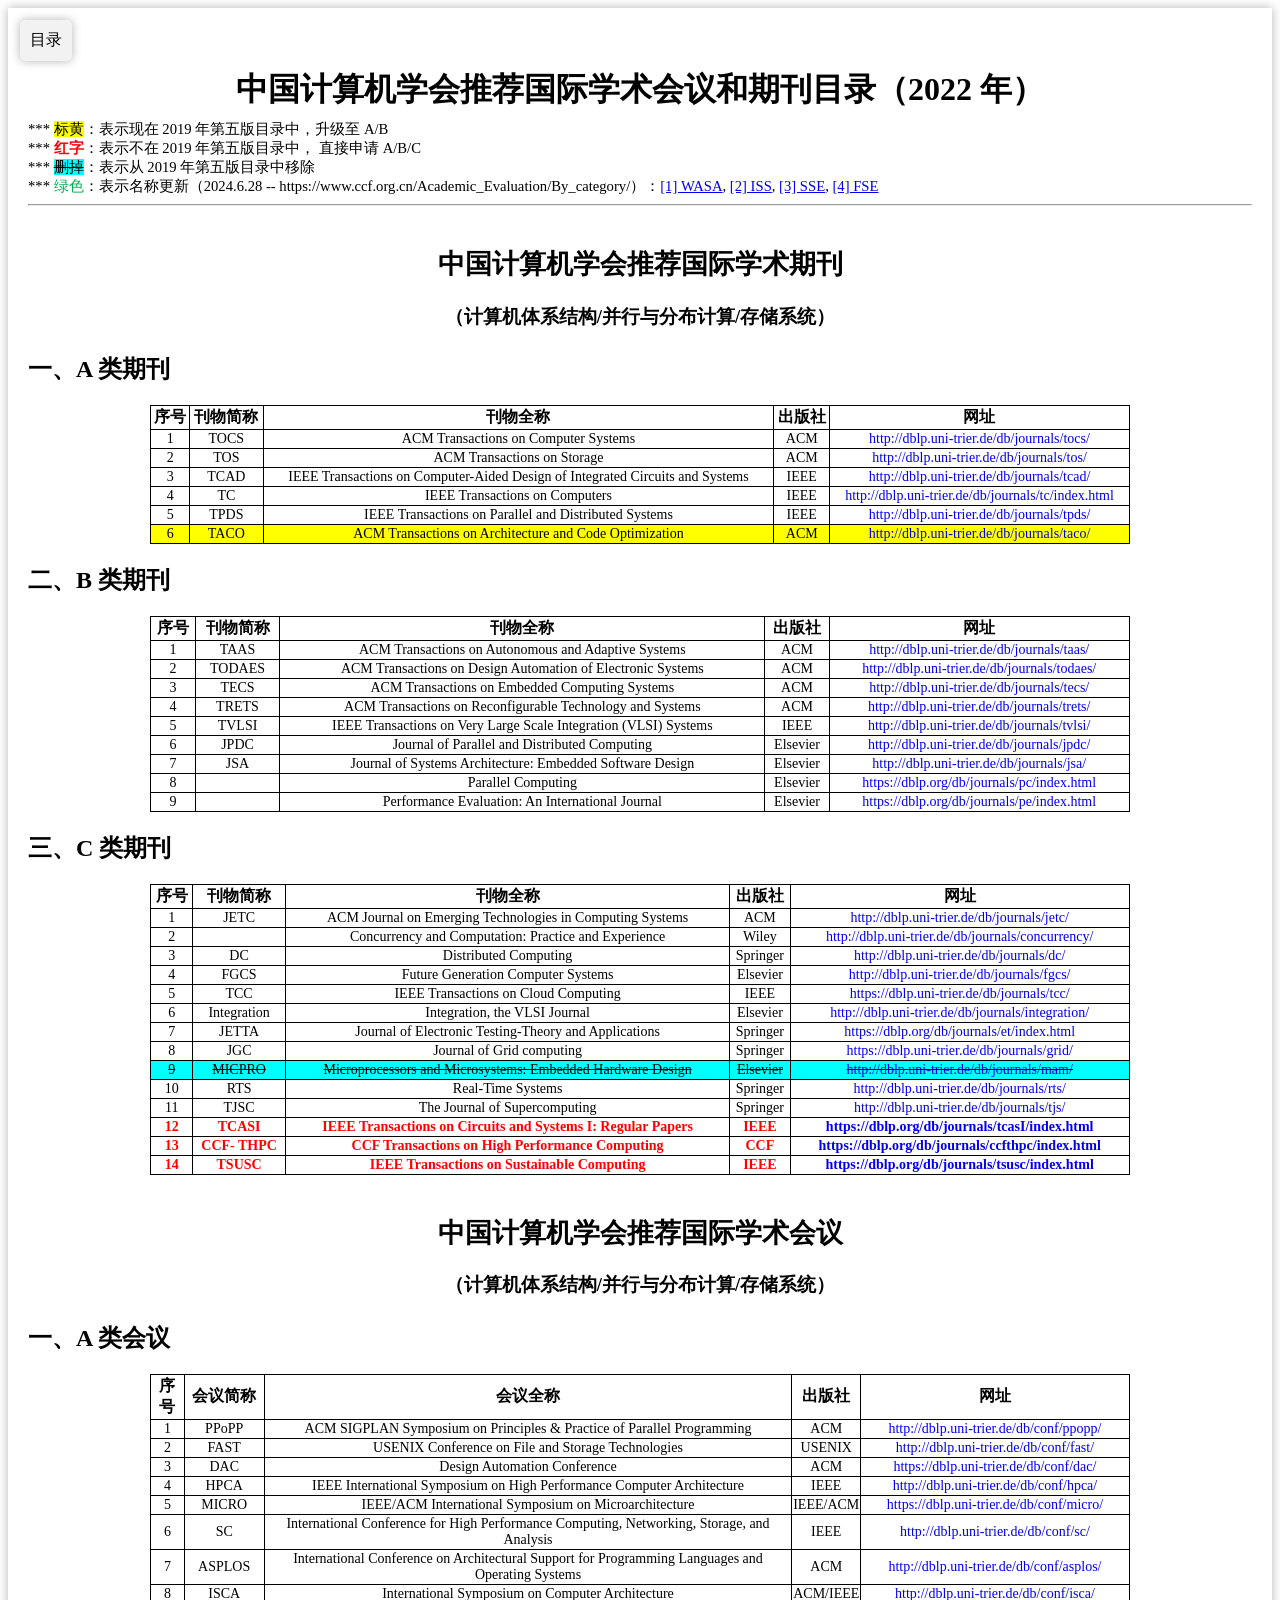
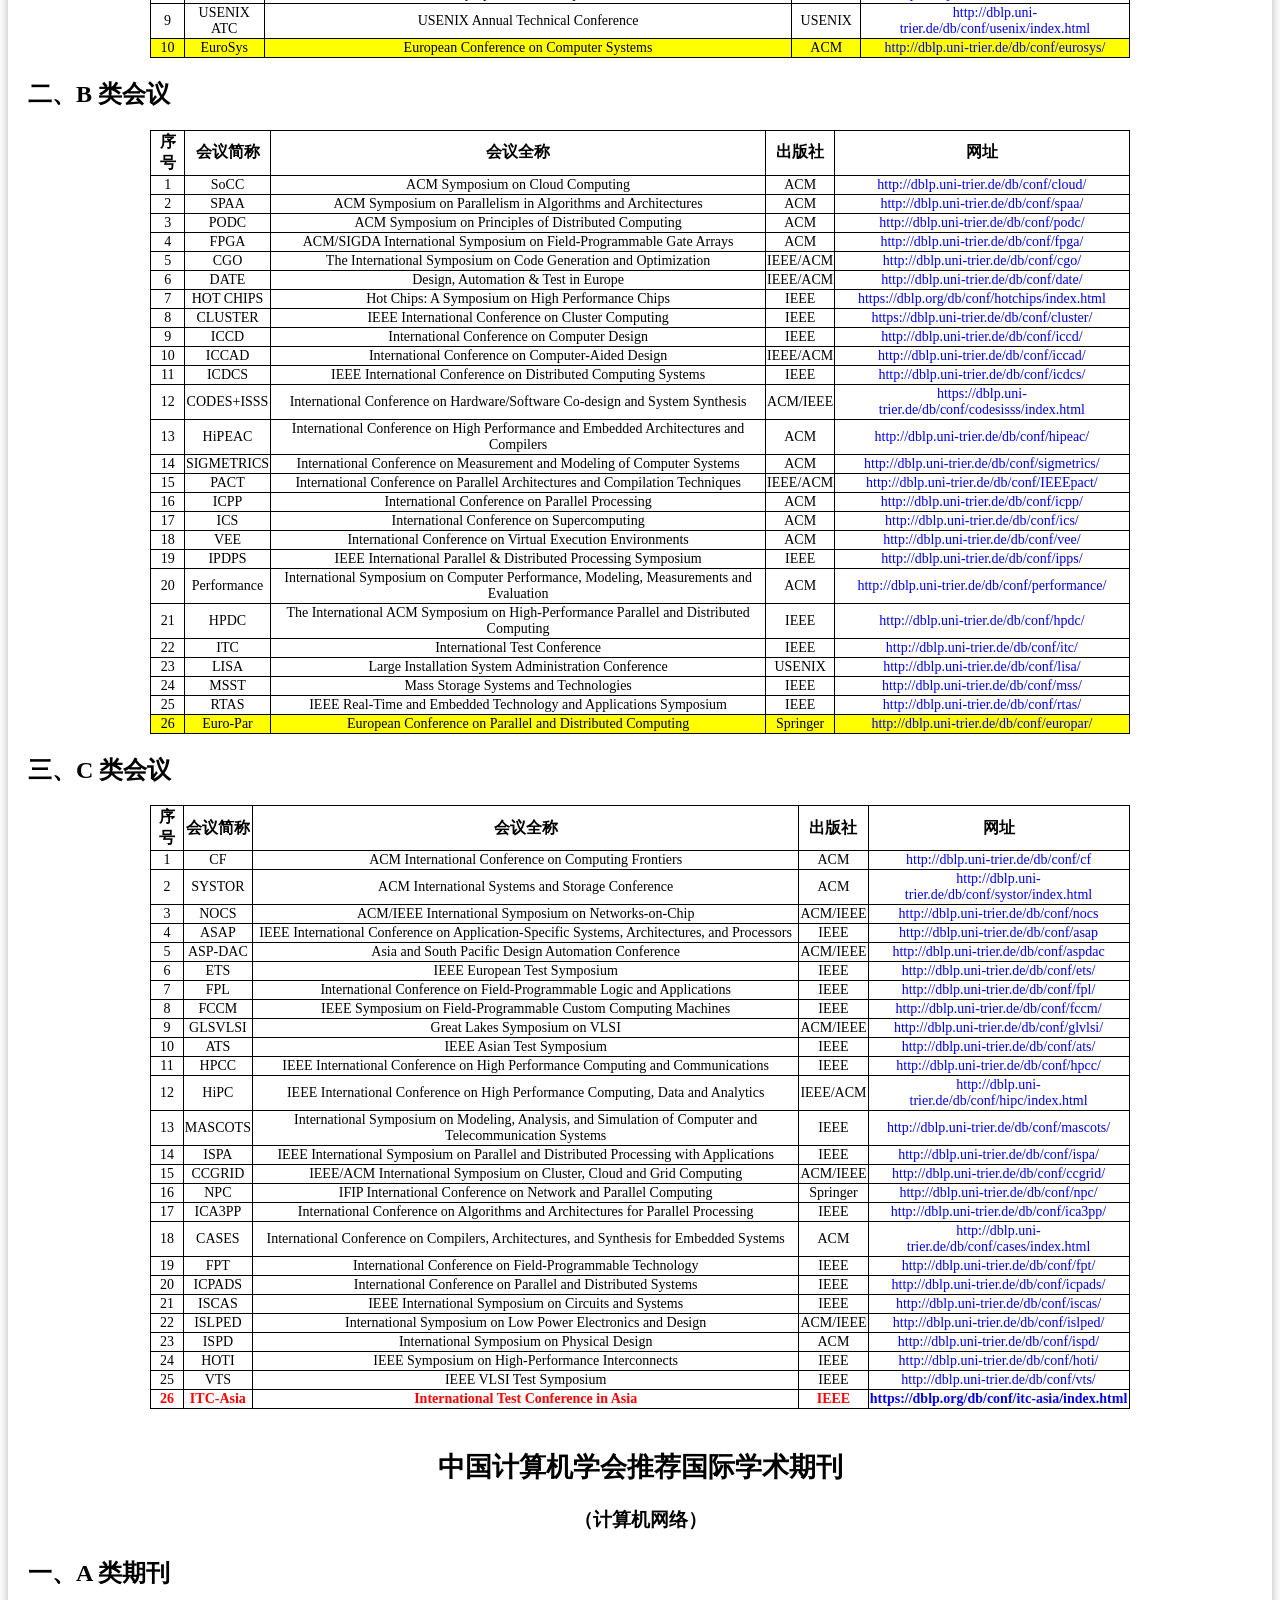
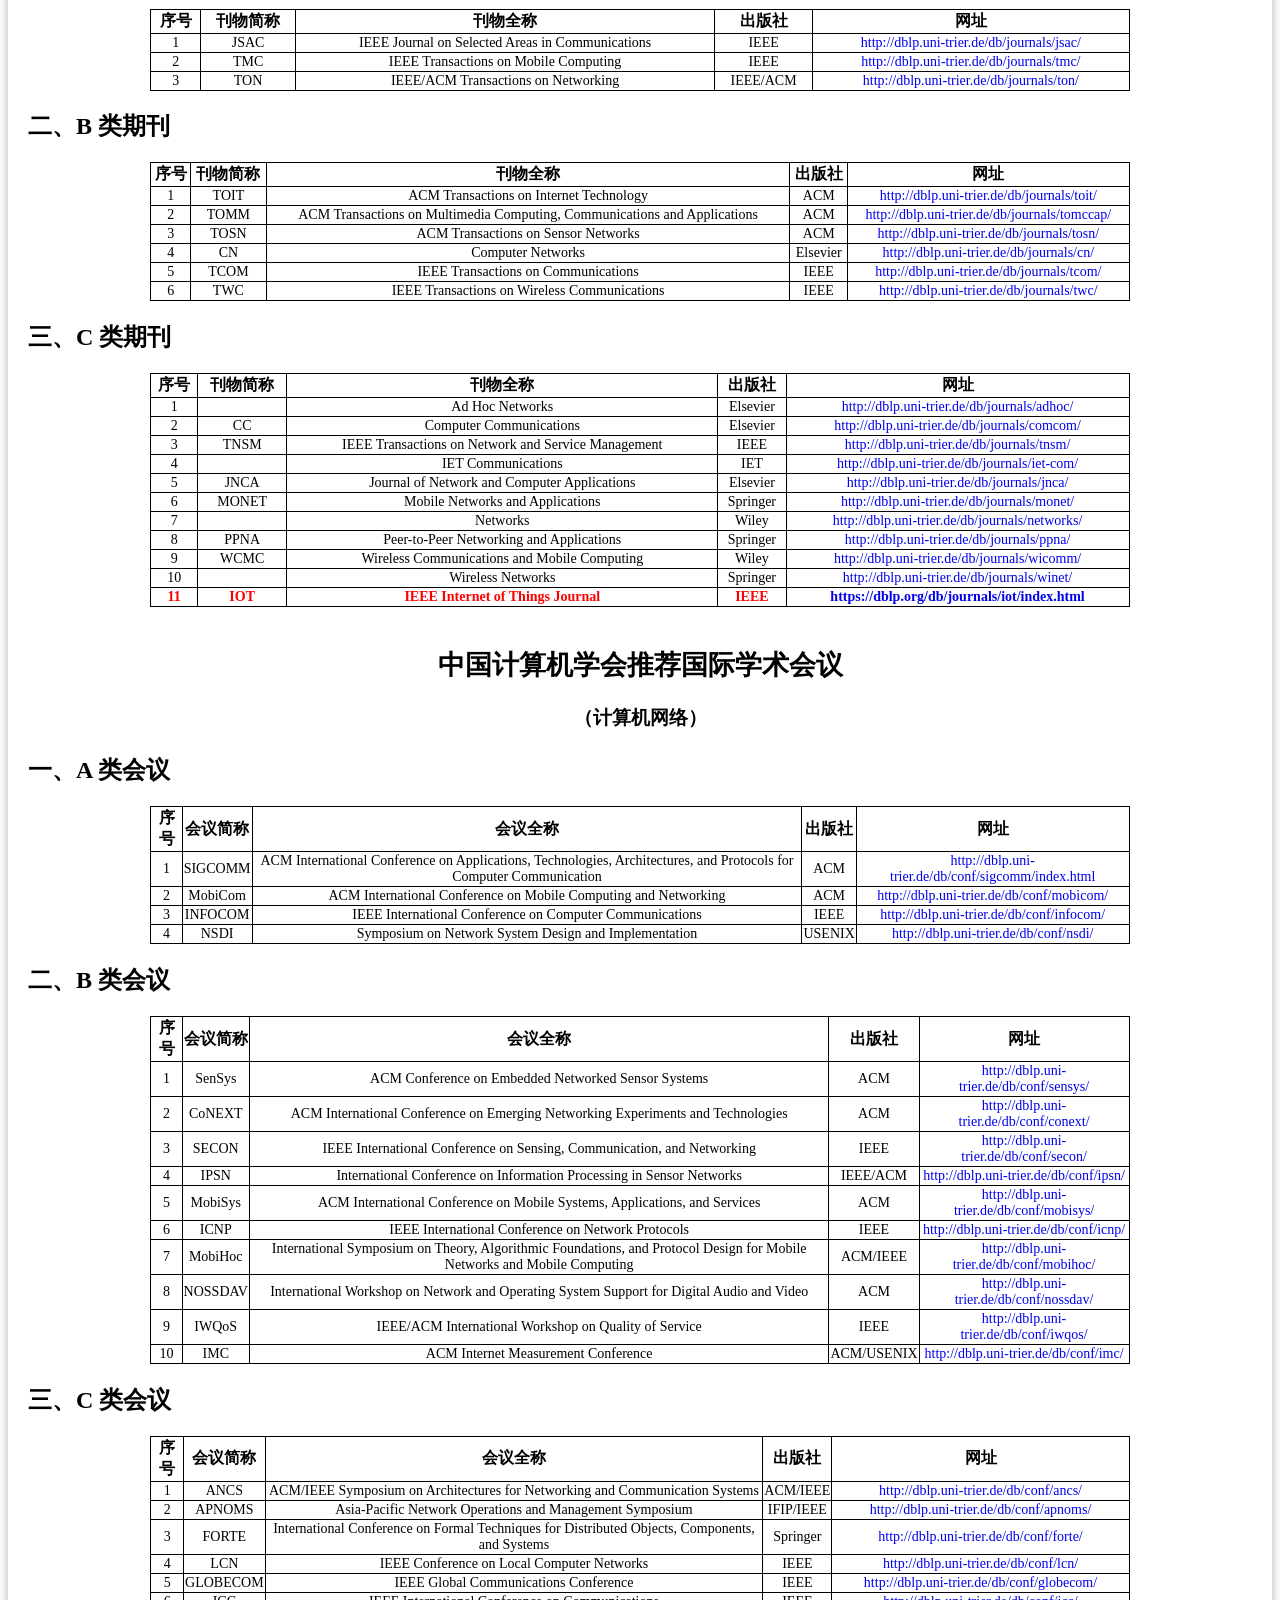
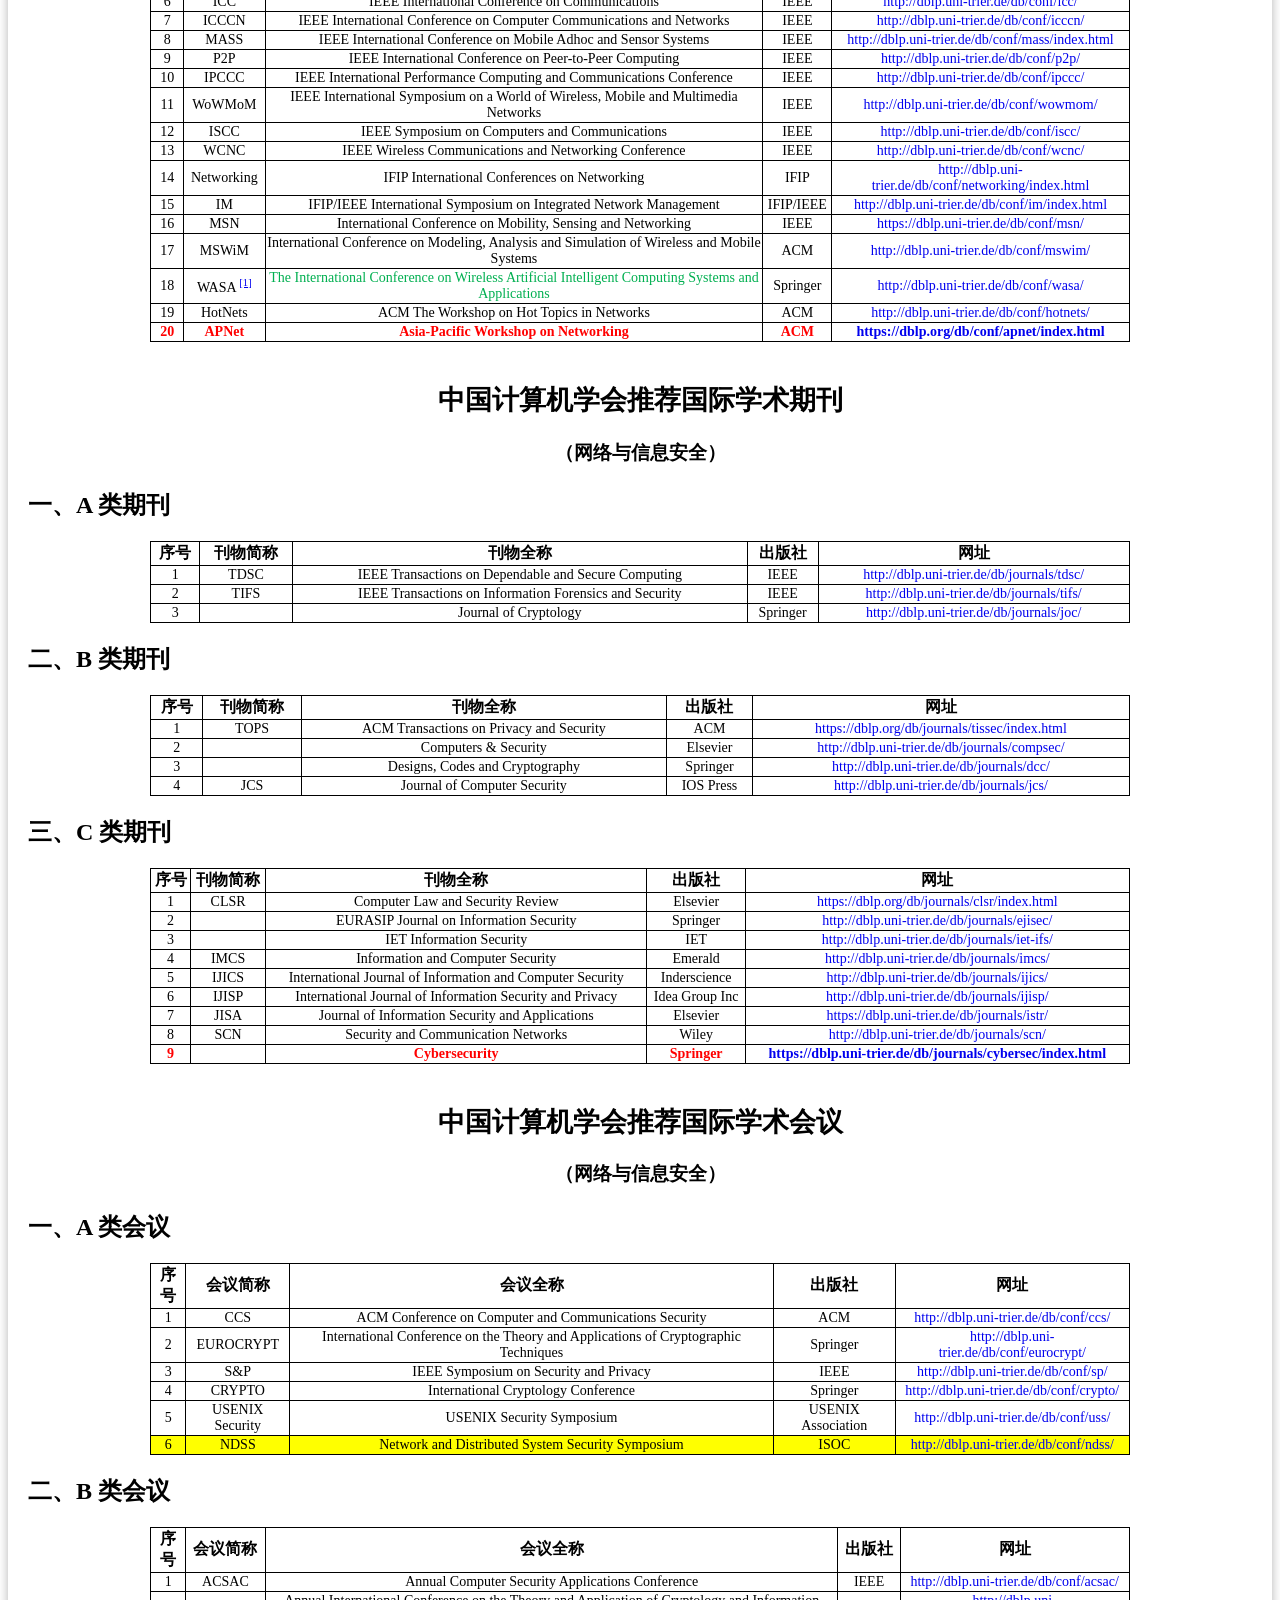
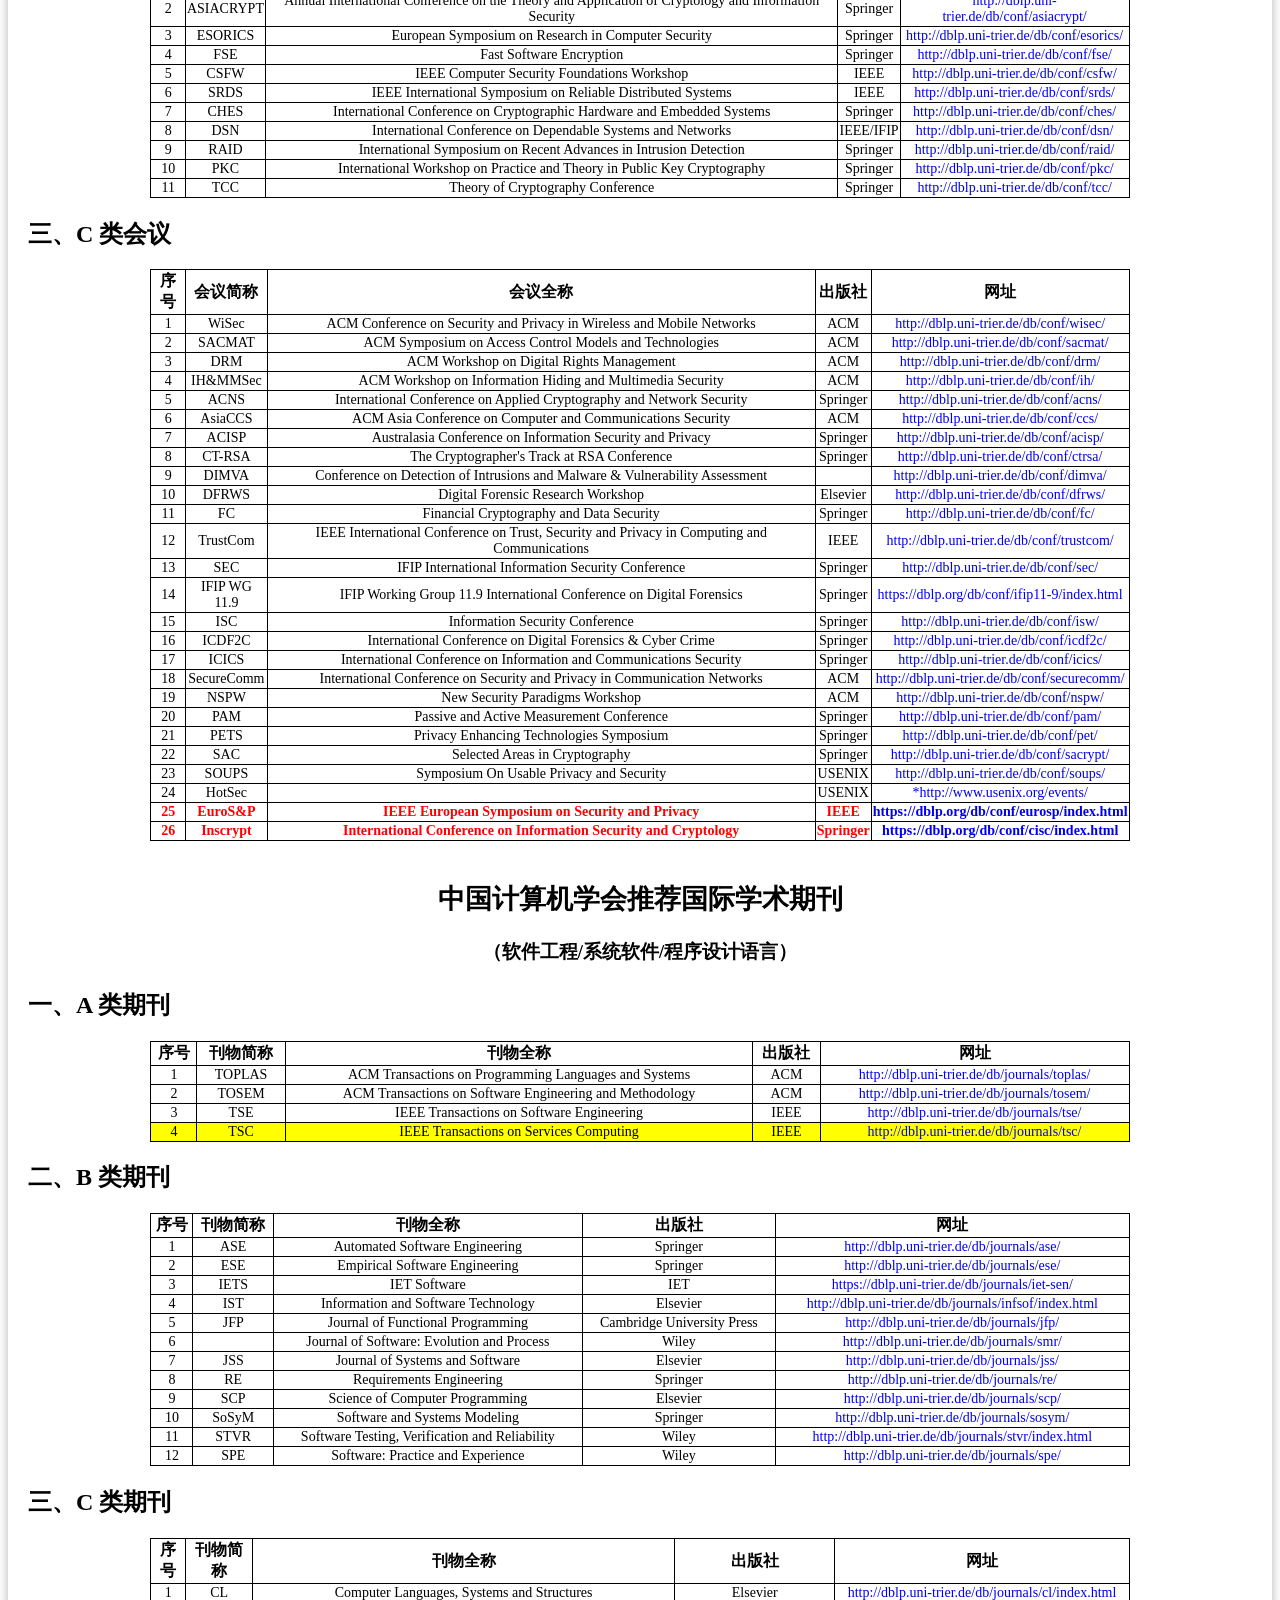
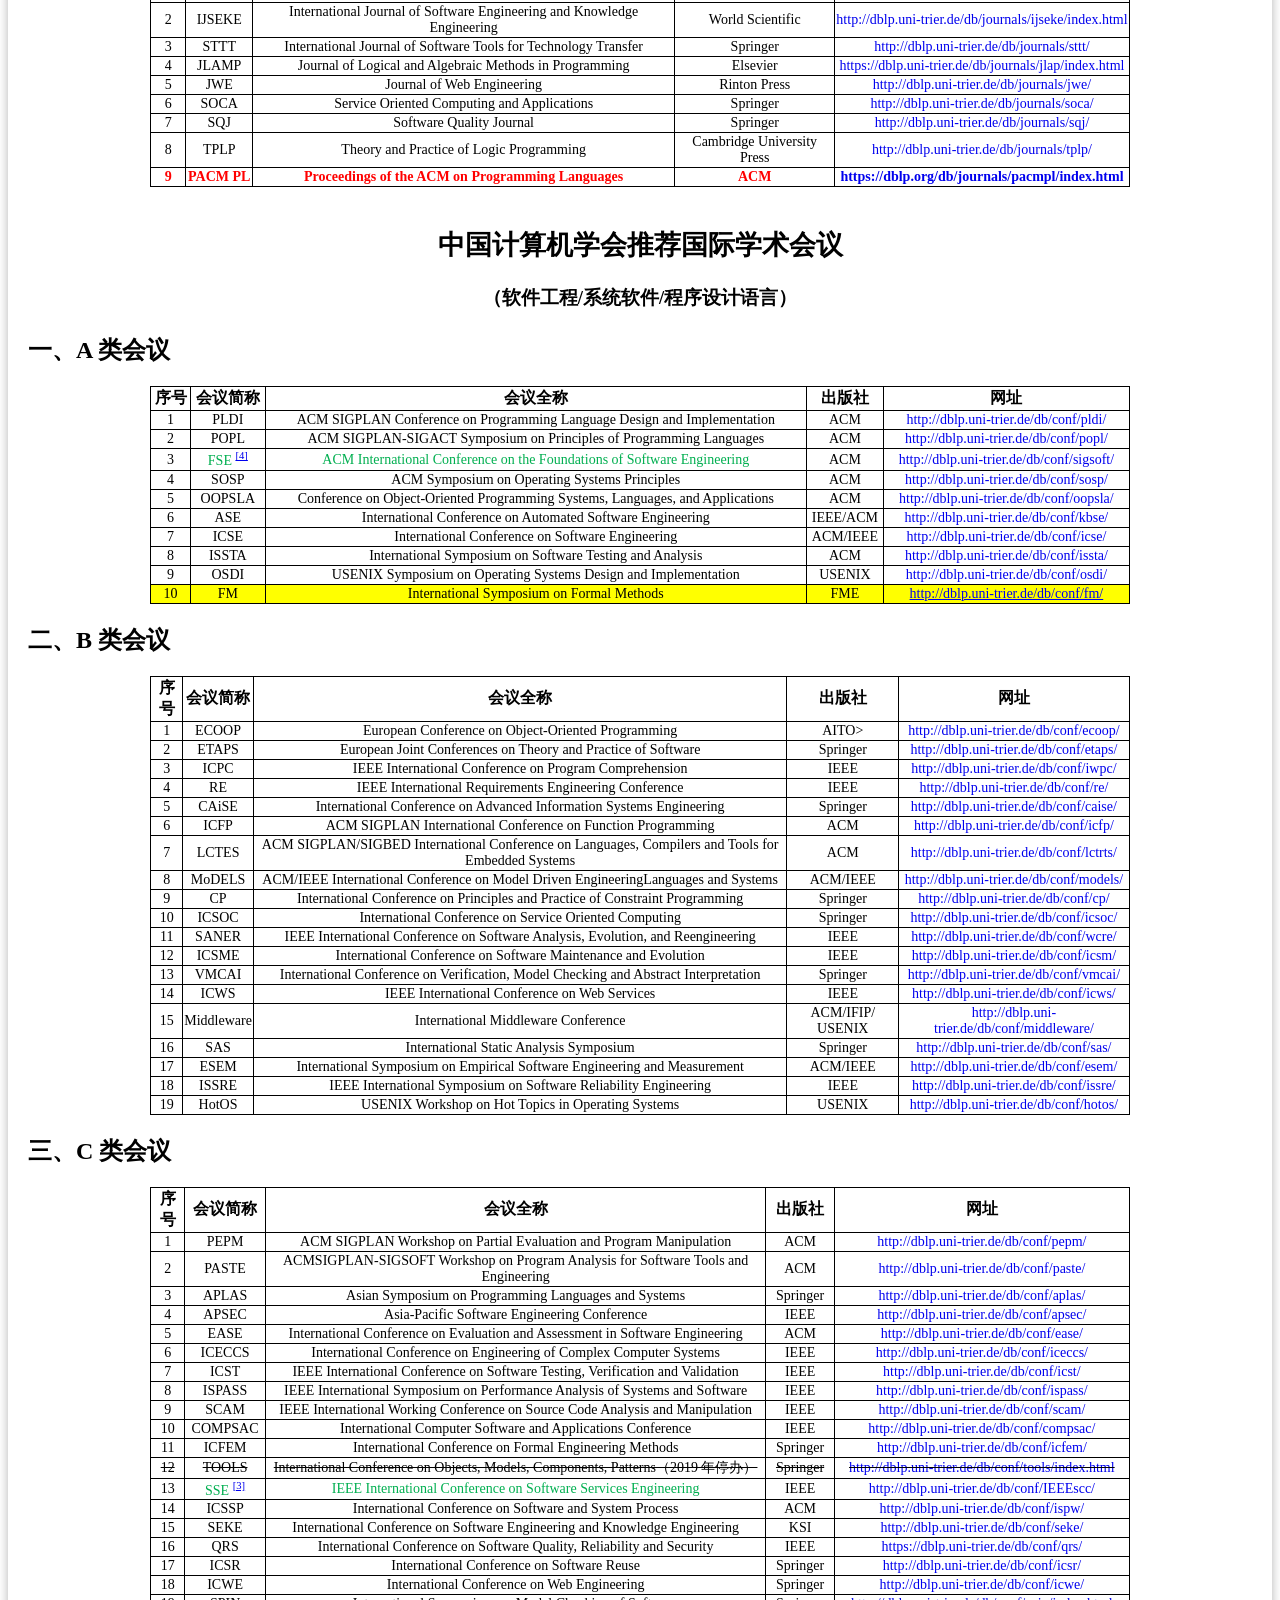
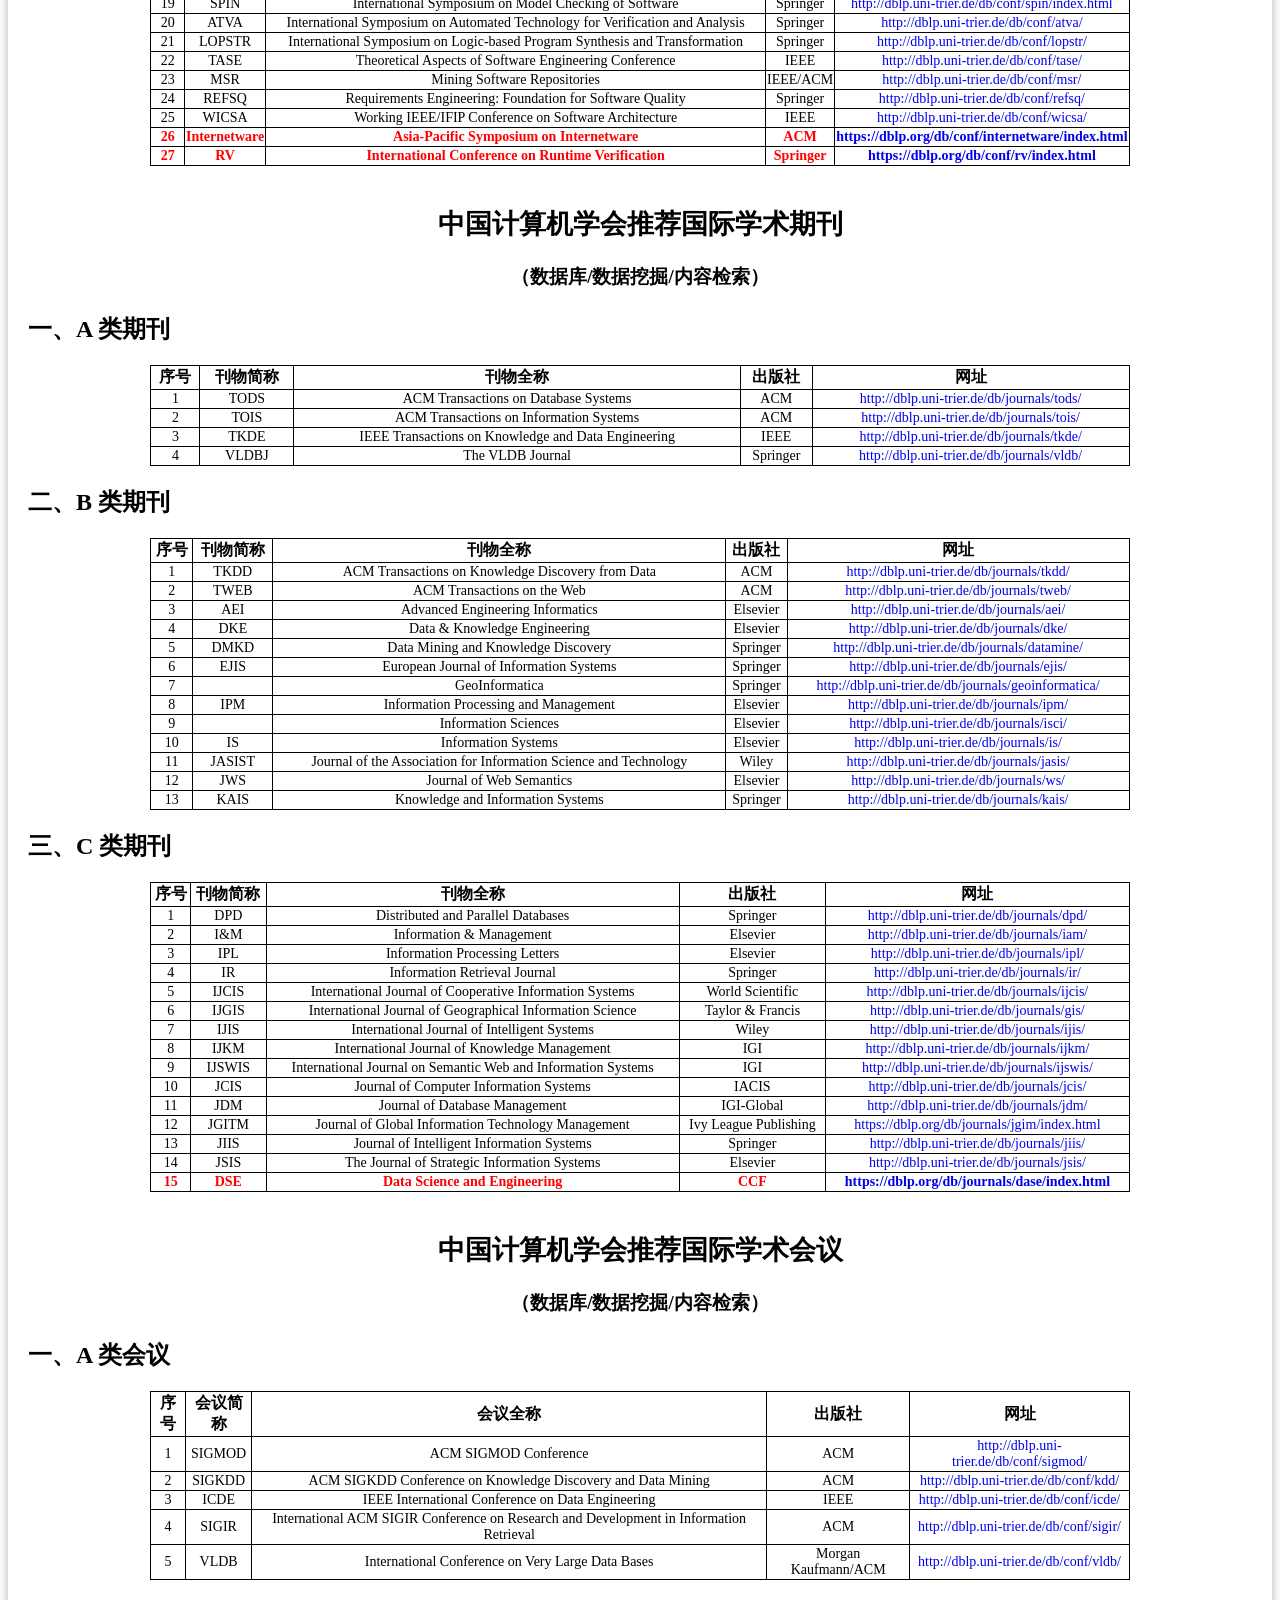
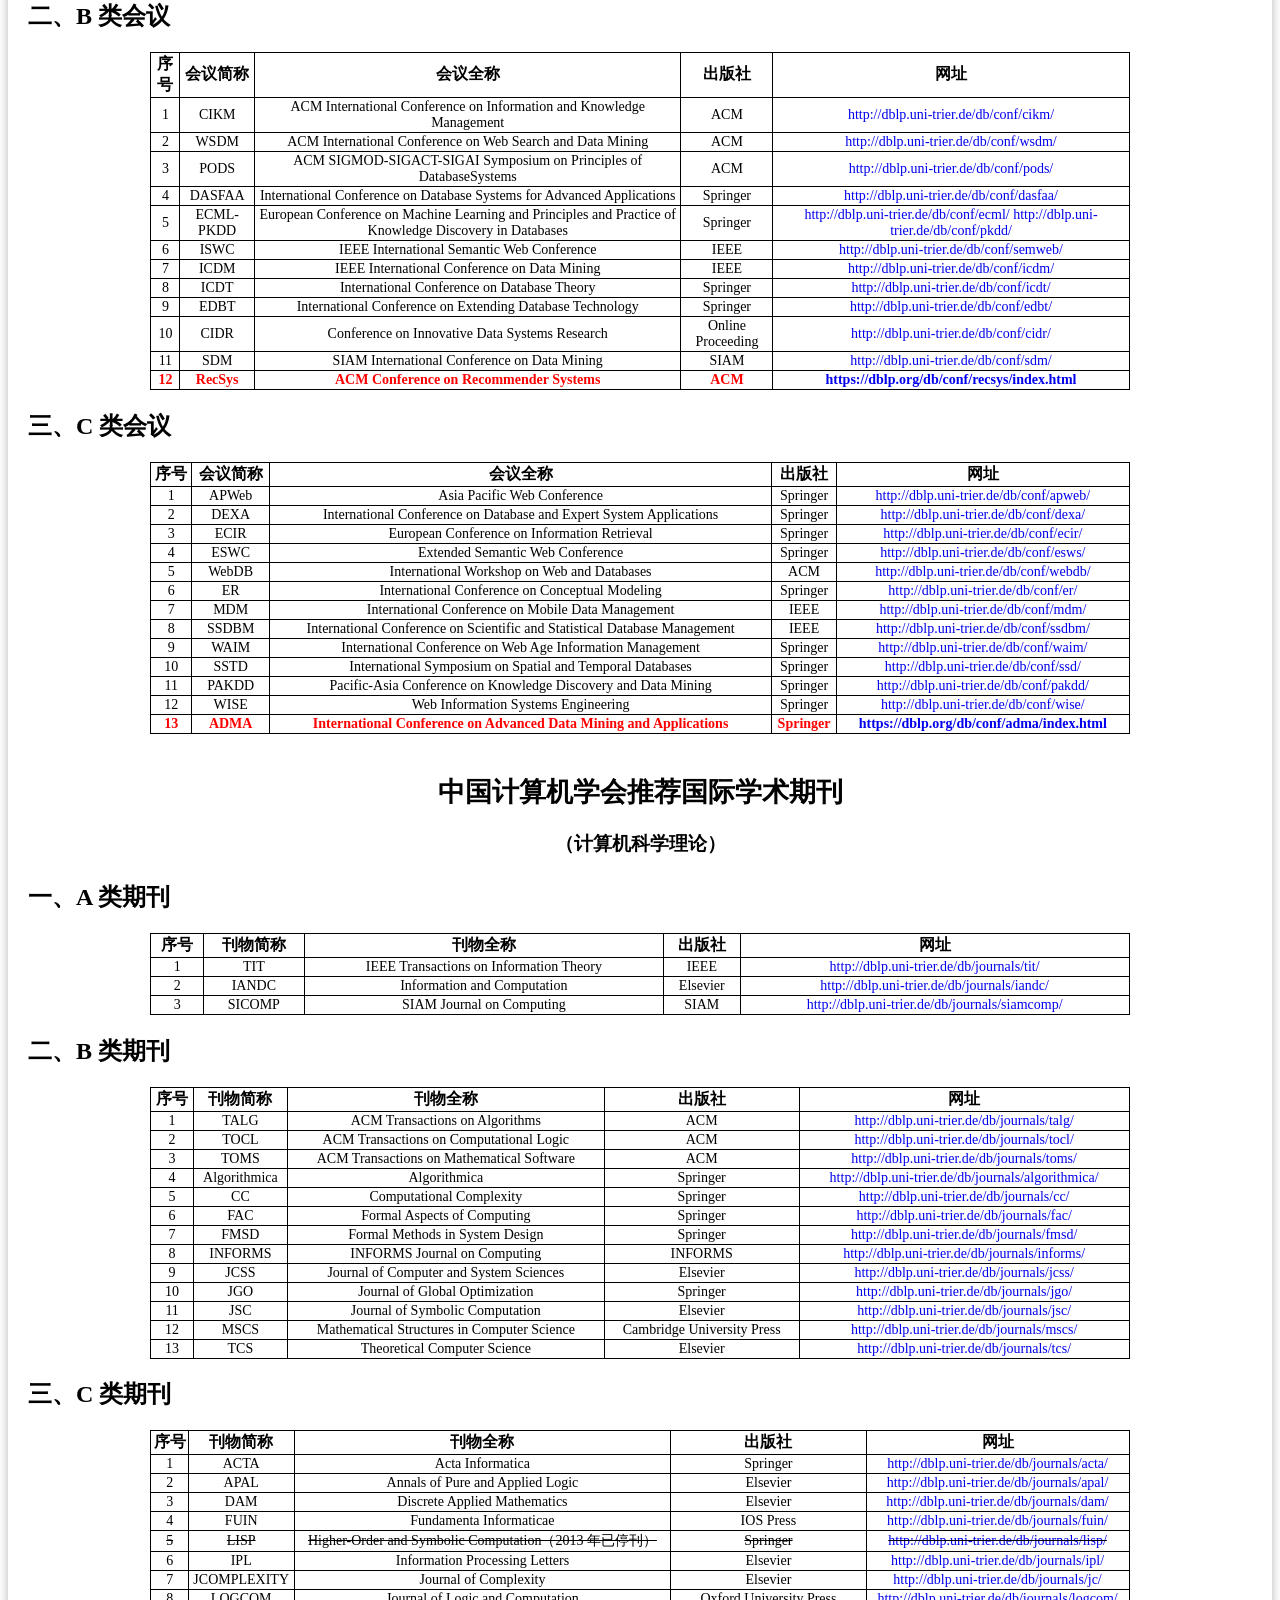
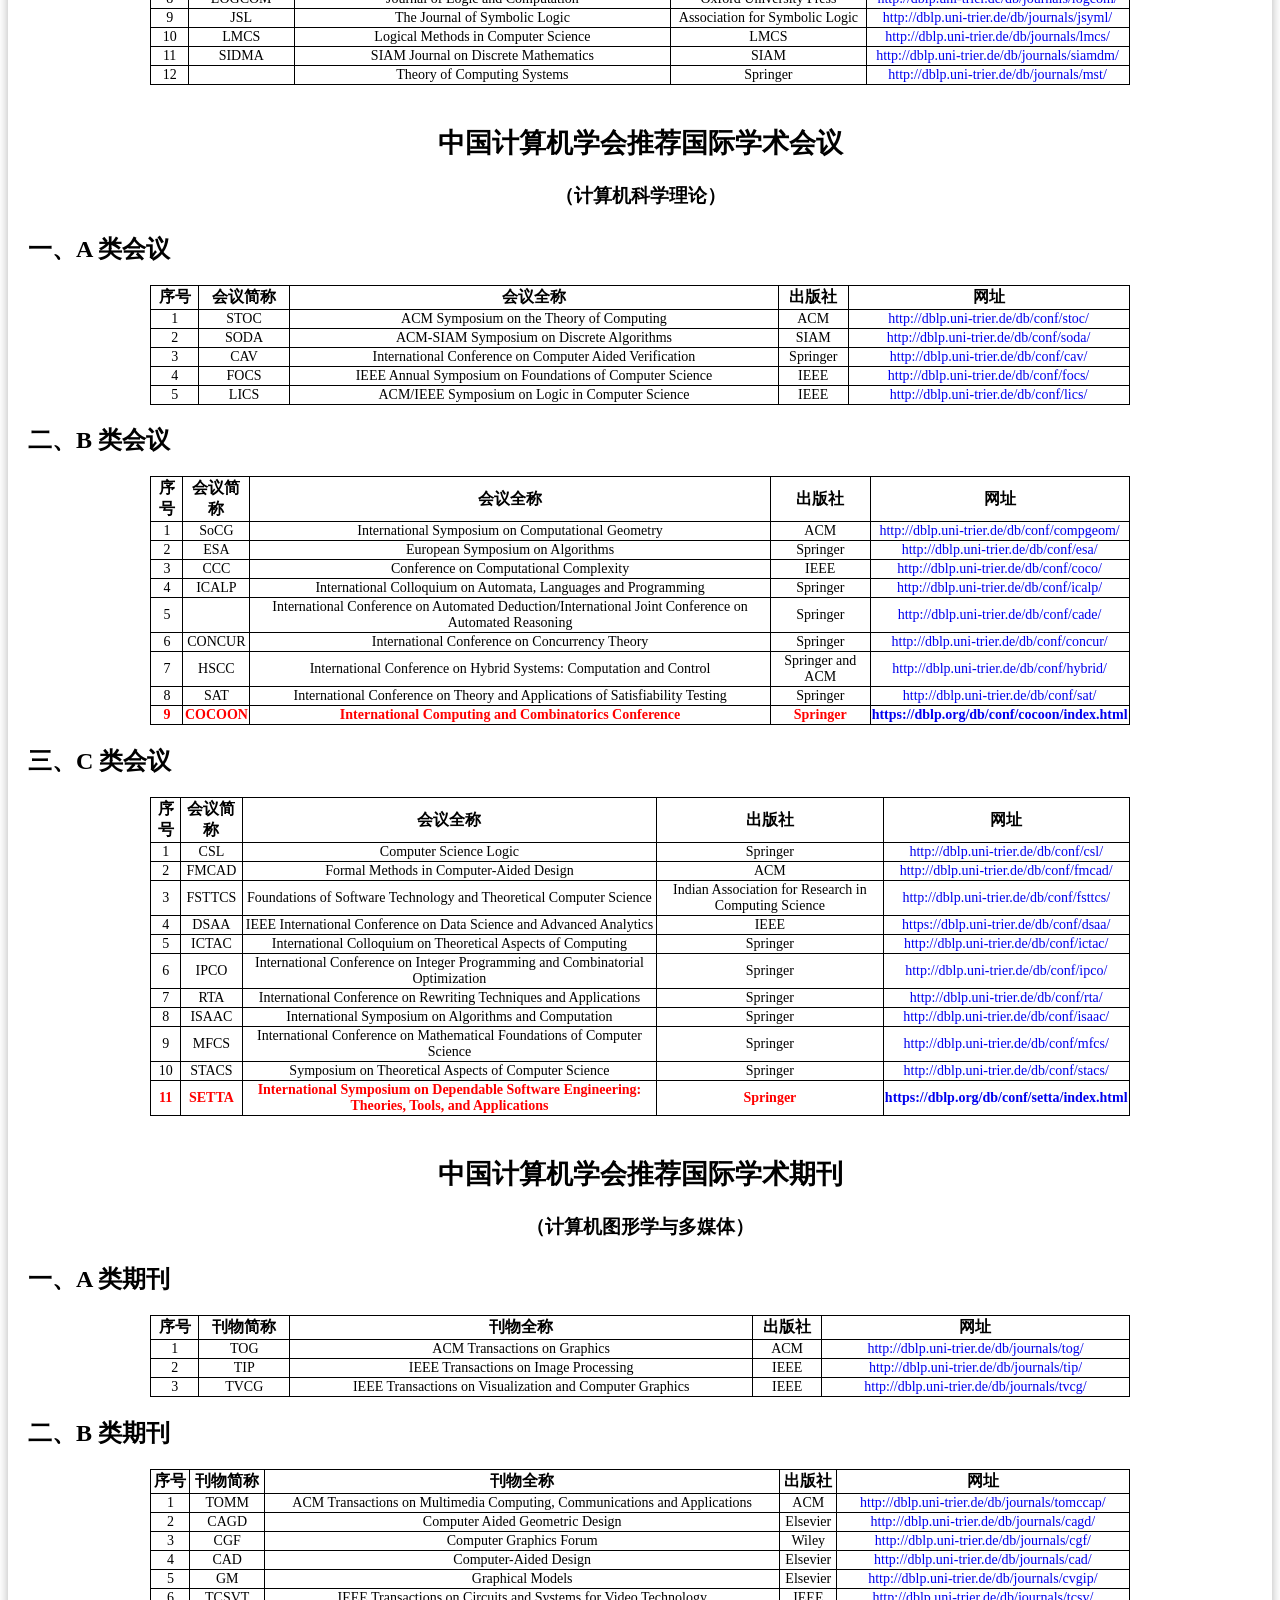
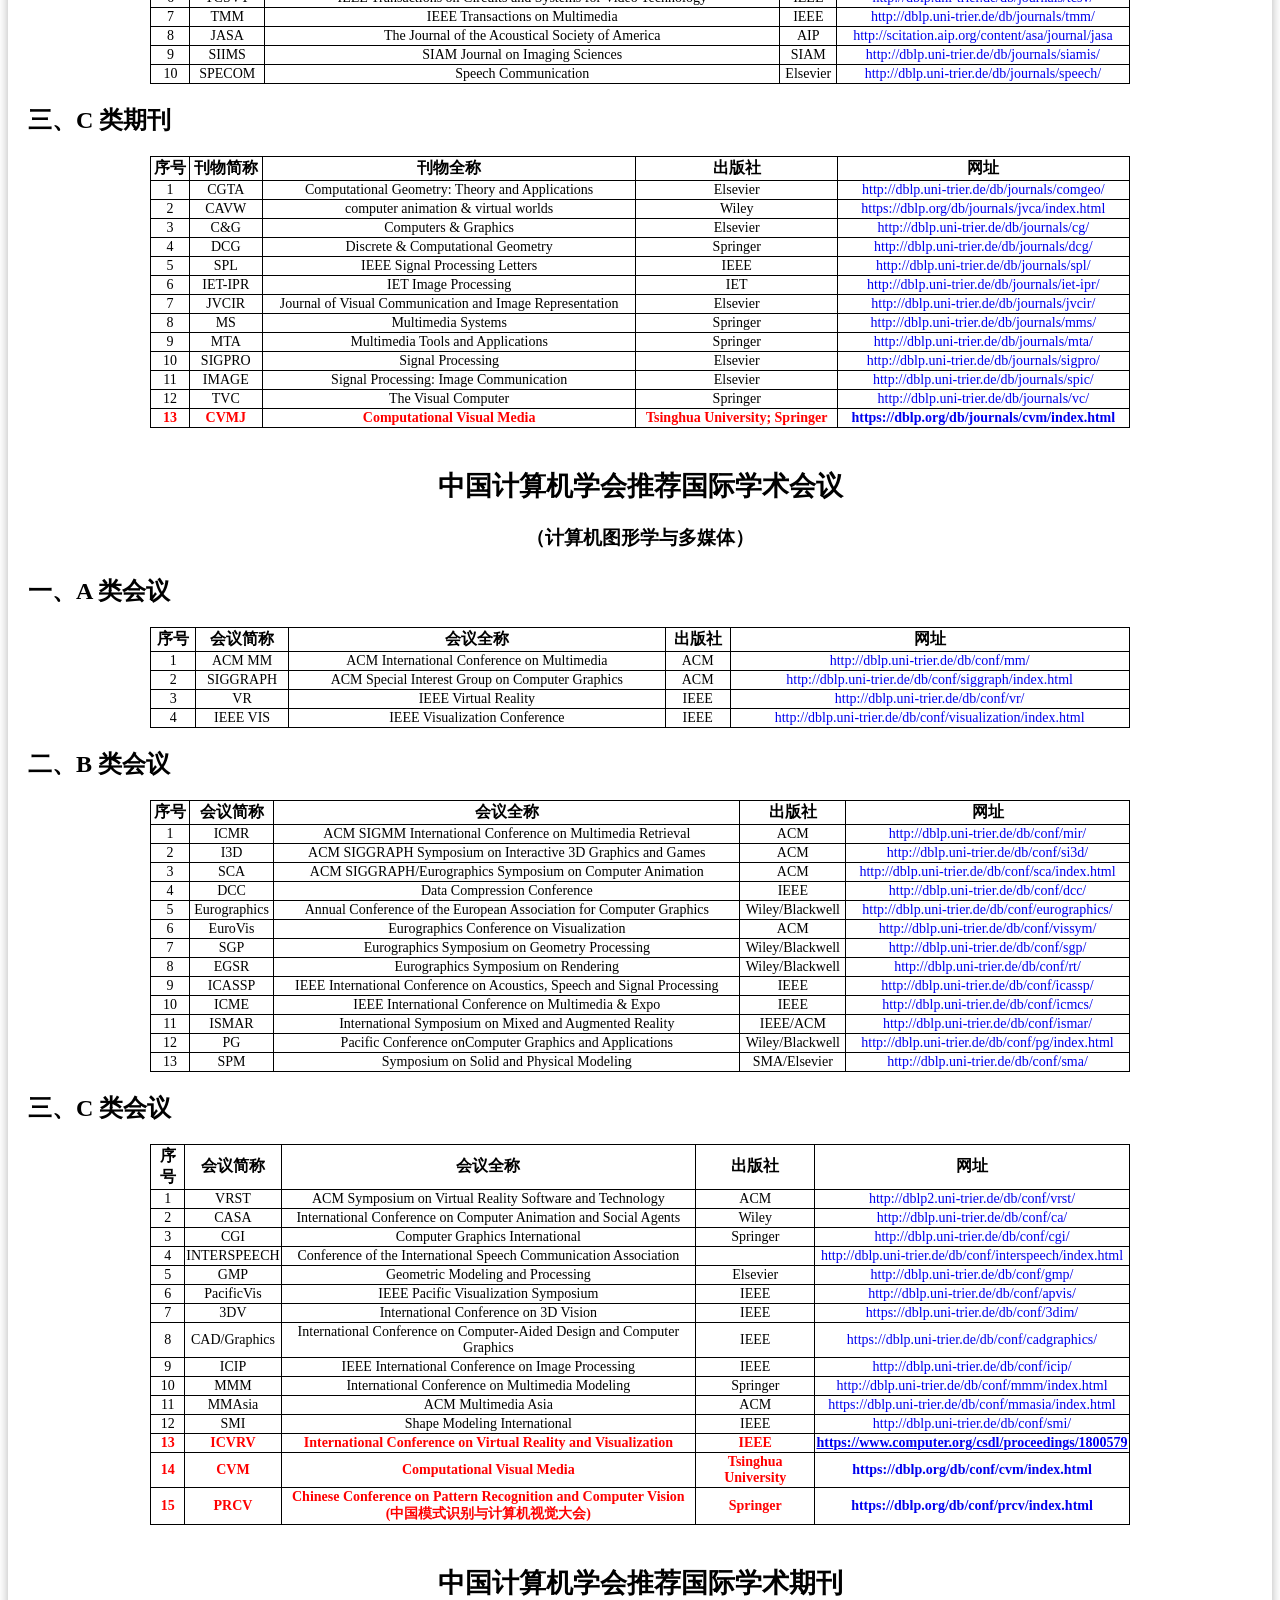
<file: static/ccf-recommendation/index.html>
<!DOCTYPE html>
<html lang="zh-cn">
<head>
  <meta charset="utf-8">
	<title>CCF 推荐国际学术会议和期刊目录</title>
  <meta http-equiv="X-UA-Compatible" content="IE=edge">
  <link rel="icon" type="image/png" href="./_media/favicon.ico">
  <meta name="description" content="CCF 推荐国际学术会议和期刊目录（2022 版）">
  <meta name="viewport" content="width=device-width, initial-scale=1.0, minimum-scale=1.0">
	<style>
    body {
      color: black;
    }
		/* 悬浮目录样式 */
		.sidebar {
      display: block;
			position: fixed;
      width: 200px;
			top: 20px;
			left: 20px;
      border-radius: 5px;
      box-shadow: 0 0 10px rgba(0,0,0,0.3);
		}

    /* 控制按钮样式 */
    .toggle-btn {
      position: absolute;
      background-color: #f2f2f2;
      padding: 10px;
      cursor: pointer;
      z-index: 2;
      border-radius: 5px;
      box-shadow: 0 0 10px rgba(0,0,0,0.3);
    }

    .sidebar .content {
      display: none;
      position: absolute;
			background-color: #f2f2f2;
			padding: 0px;
			z-index: 1;
			overflow-y: auto;
      border-radius: 5px;
			box-shadow: 0 0 10px rgba(0,0,0,0.3);
			transition: all 0.3s ease-in-out;
    }
    
    .sidebar a {
      color: black;
      text-decoration: none;
    }

    .sidebar .toc-1 {
      margin-left: 4px;
      padding: 0px;
    }
    
    .sidebar .toc-2 {
      margin-left: 16px;
      padding: 0px;
    }

		.sidebar .toc-1>li {
			list-style-type: none;
      padding: 0px;
			margin-bottom: 5px;
      font-size: smaller;
		}
		.sidebar .toc-2>li {
      list-style-type: none;
			margin: 0px;
      padding: 0px;
      font-size: smaller;
		}


    
    .sidebar:hover .toggle-btn {
      background-color: #f2f2f2;
      padding: 10px;
      border-radius: 0px;
      box-shadow: none;
      /* transition: all 0.1s ease-in-out; */
    }
    .sidebar:hover .content {
      display: block;
      transition: all 0.5s ease-in-out;
    }


		/* 页面主体样式 */
		.main {
			margin: 0px;
			padding: 20px;
			background-color: #fff;
			box-shadow: 0 0 10px rgba(0,0,0,0.3);
		}

    p {
      color: black;
      font-family: 'Times New Roman', SimSun, "宋体", Times, serif;
      font-style: normal;
      font-weight: normal;
      text-decoration: none;
      font-size: 16pt;
      margin: 0pt;
    }

    sup {
      font-size: 8pt;
    }

    h1,h1.title {
      color: black;
      font-family: 'Times New Roman', SimSun, "宋体", Times, serif;
      font-style: normal;
      font-weight: bold;
      text-decoration: none;
      font-size: 20pt;
      margin-top: 30pt;
      text-align: center;
    }

    h1.title {
      font-size: 24pt;
      margin-bottom: 6pt;
    }
    
    h2 {
      color: black;
      font-family: 'Times New Roman', SimSun, "宋体", Times, serif;
      font-style: normal;
      font-weight: bold;
      text-decoration: none;
      font-size: 18pt;
      text-align: left;
    }

    p.tip {
      font-size: 11pt;
    }

    .up {
      background-color: yellow;
    }

    .add,
    tr.add td  {
      color: red;
      font-weight: 700;
    }

    .ren {
      color: #00af50;
      font-weight: 500;
    }

    .del {
      background-color: aqua;
      text-decoration: line-through;
    }

    .deleted {
      text-decoration: line-through;
    }

    .domain {
      position: sticky;
      top: 0;
      background: white;
      z-index: 10;
      padding: 0.2em 0;
      width: 80%;
      margin: 0 auto;
      text-align: center;
      color: black;
      font-family: 'Times New Roman', SimSun, "宋体", Times, serif;
      font-style: normal;
      font-weight: bold;
      text-decoration: none;
      font-size: 14pt;
    }

    table {
      border: 1px solid black;
      border-collapse: collapse;
      width: 80%;
      margin: 0 auto;
    }
    th {
      border: 1px solid black;
      color: black;
      font-family: 仿宋, monospace;
      font-style: normal;
      font-weight: bolder;
      text-decoration: none;
      font-size: 12pt;
      text-align: center;
    }
    td {
      border: 1px solid black;
      color: black;
      font-family: 'Times New Roman', SimSun, "宋体", Times, serif;
      font-style: normal;
      font-weight: normal;
      text-decoration: none;
      font-size: 10.5pt;
      text-align: center;
    }

    .page {
      text-decoration: none;
    }

	</style>
</head>
<body>
  
  <!-- 悬浮目录 -->
	<div id="sidebar" class="sidebar">
    <!-- 控制按钮 -->
    <div class="toggle-btn">目录</div>
		<!-- <div class="title">目录</div> -->
    <div class="content">
      <br>
      <ul class="toc-1">
        <li>
          <a href="#domain-1-j">计算机体系结构/并行与分布计算/存储系统</a>
          <ul class="toc-2">
            <li>
              <span>期刊：</span>
              <a href="#domain-1-j-a">A 类</a>
              <a href="#domain-1-j-b">B 类</a>
              <a href="#domain-1-j-c">C 类</a>
            </li>
            <li>
              <span>会议：</span>
              <a href="#domain-1-c-a">A 类</a>
              <a href="#domain-1-c-b">B 类</a>
              <a href="#domain-1-c-c">C 类</a>
            </li>
          </ul>
        </li>
        <li>
          <a href="#domain-2-j">计算机网络</a>
          <ul class="toc-2">
            <li>
              <span>期刊：</span>
              <a href="#domain-2-j-a">A 类</a>
              <a href="#domain-2-j-b">B 类</a>
              <a href="#domain-2-j-c">C 类</a>
            </li>
            <li>
              <span>会议：</span>
              <a href="#domain-2-c-a">A 类</a>
              <a href="#domain-2-c-b">B 类</a>
              <a href="#domain-2-c-c">C 类</a>
            </li>
          </ul>
        </li>
        <li>
          <a href="#domain-3-j">网络与信息安全</a>
          <ul class="toc-2">
            <li>
              <span>期刊：</span>
              <a href="#domain-3-j-a">A 类</a>
              <a href="#domain-3-j-b">B 类</a>
              <a href="#domain-3-j-c">C 类</a>
            </li>
            <li>
              <span>会议：</span>
              <a href="#domain-3-c-a">A 类</a>
              <a href="#domain-3-c-b">B 类</a>
              <a href="#domain-3-c-c">C 类</a>
            </li>
          </ul>
        </li>
        <li>
          <a href="#domain-4-j">软件工程/系统软件/程序设计语言</a>
          <ul class="toc-2">
            <li>
              <span>期刊：</span>
              <a href="#domain-4-j-a">A 类</a>
              <a href="#domain-4-j-b">B 类</a>
              <a href="#domain-4-j-c">C 类</a>
            </li>
            <li>
              <span>会议：</span>
              <a href="#domain-4-c-a">A 类</a>
              <a href="#domain-4-c-b">B 类</a>
              <a href="#domain-4-c-c">C 类</a>
            </li>
          </ul>
        </li>
        <li>
          <a href="#domain-5-j">数据库/数据挖掘/内容检索</a>
          <ul class="toc-2">
            <li>
              <span>期刊：</span>
              <a href="#domain-5-j-a">A 类</a>
              <a href="#domain-5-j-b">B 类</a>
              <a href="#domain-5-j-c">C 类</a>
            </li>
            <li>
              <span>会议：</span>
              <a href="#domain-5-c-a">A 类</a>
              <a href="#domain-5-c-b">B 类</a>
              <a href="#domain-5-c-c">C 类</a>
            </li>
          </ul>
        </li>
        <li>
          <a href="#domain-6-j">计算机科学理论</a>
          <ul class="toc-2">
            <li>
              <span>期刊：</span>
              <a href="#domain-6-j-a">A 类</a>
              <a href="#domain-6-j-b">B 类</a>
              <a href="#domain-6-j-c">C 类</a>
            </li>
            <li>
              <span>会议：</span>
              <a href="#domain-6-c-a">A 类</a>
              <a href="#domain-6-c-b">B 类</a>
              <a href="#domain-6-c-c">C 类</a>
            </li>
          </ul>
        </li>
        <li>
          <a href="#domain-7-j">计算机图形学与多媒体</a>
          <ul class="toc-2">
            <li>
              <span>期刊：</span>
              <a href="#domain-7-j-a">A 类</a>
              <a href="#domain-7-j-b">B 类</a>
              <a href="#domain-7-j-c">C 类</a>
            </li>
            <li>
              <span>会议：</span>
              <a href="#domain-7-c-a">A 类</a>
              <a href="#domain-7-c-b">B 类</a>
              <a href="#domain-7-c-c">C 类</a>
            </li>
          </ul>
        </li>
        <li>
          <a href="#domain-8-j">人工智能</a>
          <ul class="toc-2">
            <li>
              <span>期刊：</span>
              <a href="#domain-8-j-a">A 类</a>
              <a href="#domain-8-j-b">B 类</a>
              <a href="#domain-8-j-c">C 类</a>
            </li>
            <li>
              <span>会议：</span>
              <a href="#domain-8-c-a">A 类</a>
              <a href="#domain-8-c-b">B 类</a>
              <a href="#domain-8-c-c">C 类</a>
            </li>
          </ul>
        </li>
        <li>
          <a href="#domain-9-j">人机交互与普适计算</a>
          <ul class="toc-2">
            <li>
              <span>期刊：</span>
              <a href="#domain-9-j-a">A 类</a>
              <a href="#domain-9-j-b">B 类</a>
              <a href="#domain-9-j-c">C 类</a>
            </li>
            <li>
              <span>会议：</span>
              <a href="#domain-9-c-a">A 类</a>
              <a href="#domain-9-c-b">B 类</a>
              <a href="#domain-9-c-c">C 类</a>
            </li>
          </ul>
        </li>
        <li>
          <a href="#domain-10-j">交叉/综合/新兴</a>
          <ul class="toc-2">
            <li>
              <span>期刊：</span>
              <a href="#domain-10-j-a">A 类</a>
              <a href="#domain-10-j-b">B 类</a>
              <a href="#domain-10-j-c">C 类</a>
            </li>
            <li>
              <span>会议：</span>
              <a href="#domain-10-c-a">A 类</a>
              <a href="#domain-10-c-b">B 类</a>
              <a href="#domain-10-c-c">C 类</a>
            </li>
          </ul>
        </li>
      </ul>
    </div>
	</div>

	<!-- 页面主体 -->
	<div id="main" class="main">
		<h1 class="title">中国计算机学会推荐国际学术会议和期刊目录（2022 年）</h1>
    <!-- <p class="domain">中国计算机学会</p> -->
    <p class="tip">*** <span class="up">标黄</span>：表示现在 2019 年第五版目录中，升级至 A/B</p>
    <p class="tip">*** <span class="add">红字</span>：表示不在 2019 年第五版目录中， 直接申请 A/B/C</p>
    <p class="tip">*** <span class="del">删掉</span>：表示从 2019 年第五版目录中移除</p>
    <p class="tip">*** <span class="ren">绿色</span>：表示名称更新（2024.6.28 -- https://www.ccf.org.cn/Academic_Evaluation/By_category/）：<a href="#ref1">[1] WASA</a>, <a href="#ref2">[2] ISS</a>, <a href="#ref3">[3] SSE</a>, <a href="#ref4">[4] FSE</a></p>
    <hr>
    <h1 id="domain-1-j">中国计算机学会推荐国际学术期刊</h1>
    <p class="domain">（计算机体系结构/并行与分布计算/存储系统）</p>
    <h2 id="domain-1-j-a">一、A 类期刊</h2>
    <table>
      <thead>
        <tr>
          <th>序号</th>
          <th>刊物简称</th>
          <th>刊物全称</th>
          <th>出版社</th>
          <th>网址</th>
        </tr>
      </thead>
      <tbody>
        <tr>
          <td>1</td>
          <td>TOCS</td>
          <td>ACM Transactions on Computer Systems</td>
          <td>ACM</td>
          <td><a href="http://dblp.uni-trier.de/db/journals/tocs/" class="page" target="_blank">http://dblp.uni-trier.de/db/journals/tocs/</a></td>
        </tr>
        <tr>
          <td>2</td>
          <td>TOS</td>
          <td>ACM Transactions on Storage</td>
          <td>ACM</td>
          <td><a href="http://dblp.uni-trier.de/db/journals/tos/" class="page" target="_blank">http://dblp.uni-trier.de/db/journals/tos/</a></td>
        </tr>
        <tr>
          <td>3</td>
          <td>TCAD</td>
          <td>IEEE Transactions on Computer-Aided Design of Integrated Circuits and Systems
          </td>
          <td>IEEE</td>
          <td><a href="http://dblp.uni-trier.de/db/journals/tcad/" class="page" target="_blank">http://dblp.uni-trier.de/db/journals/tcad/</a></td>
        </tr>
        <tr>
          <td>4</td>
          <td>TC</td>
          <td>IEEE Transactions on Computers</td>
          <td>IEEE</td>
          <td><a href="http://dblp.uni-trier.de/db/journals/tc/index.html" class="page" target="_blank">http://dblp.uni-trier.de/db/journals/tc/index.html</a></td>
        </tr>
        <tr>
          <td>5</td>
          <td>TPDS</td>
          <td>IEEE Transactions on Parallel and Distributed Systems</td>
          <td>IEEE</td>
          <td><a href="http://dblp.uni-trier.de/db/journals/tpds/" class="page" target="_blank">http://dblp.uni-trier.de/db/journals/tpds/</a></td>
        </tr>
        <tr class="up">
          <td>6</td>
          <td>TACO</td>
          <td>ACM Transactions on Architecture and Code Optimization</td>
          <td>ACM</td>
          <td><a href="http://dblp.uni-trier.de/db/journals/taco/" class="page">http://dblp.uni-trier.de/db/journals/taco/</a></td>
        </tr>
      </tbody>
    </table>
    <h2 id="domain-1-j-b">二、B 类期刊</h2>
    <table>
      <thead>
        <tr>
          <th>序号</th>
          <th>刊物简称</th>
          <th>刊物全称</th>
          <th>出版社</th>
          <th>网址</th>
        </tr>
      </thead>
      <tbody>
        <tr>
          <td>1</td>
          <td>TAAS</td>
          <td>ACM Transactions on Autonomous and Adaptive Systems</td>
          <td>ACM</td>
          <td><a href="http://dblp.uni-trier.de/db/journals/taas/" class="page" target="_blank">http://dblp.uni-trier.de/db/journals/taas/</a></td>
        </tr>
        <tr>
          <td>2</td>
          <td>TODAES</td>
          <td>ACM Transactions on Design Automation of Electronic Systems</td>
          <td>ACM</td>
          <td><a href="http://dblp.uni-trier.de/db/journals/todaes/" class="page" target="_blank">http://dblp.uni-trier.de/db/journals/todaes/</a></td>
        </tr>
        <tr>
          <td>3</td>
          <td>TECS</td>
          <td>ACM Transactions on Embedded Computing Systems</td>
          <td>ACM</td>
          <td><a href="http://dblp.uni-trier.de/db/journals/tecs/" class="page" target="_blank">http://dblp.uni-trier.de/db/journals/tecs/</a></td>
        </tr>
        <tr>
          <td>4</td>
          <td>TRETS</td>
          <td>ACM Transactions on Reconfigurable Technology and Systems</td>
          <td>ACM</td>
          <td><a href="http://dblp.uni-trier.de/db/journals/trets/" class="page" target="_blank">http://dblp.uni-trier.de/db/journals/trets/</a></td>
        </tr>
        <tr>
          <td>5</td>
          <td>TVLSI</td>
          <td>IEEE Transactions on Very Large Scale Integration (VLSI) Systems</td>
          <td>IEEE</td>
          <td><a href="http://dblp.uni-trier.de/db/journals/tvlsi/" class="page" target="_blank">http://dblp.uni-trier.de/db/journals/tvlsi/</a></td>
        </tr>
        <tr>
          <td>6</td>
          <td>JPDC</td>
          <td>Journal of Parallel and Distributed Computing</td>
          <td>Elsevier</td>
          <td><a href="http://dblp.uni-trier.de/db/journals/jpdc/" class="page" target="_blank">http://dblp.uni-trier.de/db/journals/jpdc/</a></td>
        </tr>
        <tr>
          <td>7</td>
          <td>JSA</td>
          <td>Journal of Systems Architecture: Embedded Software Design</td>
          <td>Elsevier</td>
          <td><a href="http://dblp.uni-trier.de/db/journals/jsa/" class="page" target="_blank">http://dblp.uni-trier.de/db/journals/jsa/</a></td>
        </tr>
        <tr>
          <td>8</td>
          <td></td>
          <td>Parallel Computing</td>
          <td>Elsevier</td>
          <td><a href="https://dblp.org/db/journals/pc/index.html" class="page" target="_blank">https://dblp.org/db/journals/pc/index.html</a></td>
        </tr>
        <tr>
          <td>9</td>
          <td></td>
          <td>Performance Evaluation: An International Journal</td>
          <td>Elsevier</td>
          <td><a href="https://dblp.org/db/journals/pe/index.html" class="page" target="_blank">https://dblp.org/db/journals/pe/index.html</a></td>
        </tr>
      </tbody>
    </table>
    <h2 id="domain-1-j-c">三、C 类期刊</h2>
    <table>
      <thead>
        <tr>
          <th>序号</th>
          <th>刊物简称</th>
          <th>刊物全称</th>
          <th>出版社</th>
          <th>网址</th>
        </tr>
      </thead>
      <tbody>
        <tr>
          <td>1</td>
          <td>JETC</td>
          <td>ACM Journal on Emerging Technologies in Computing Systems</td>
          <td>ACM</td>
          <td><a href="http://dblp.uni-trier.de/db/journals/jetc/" class="page" target="_blank">http://dblp.uni-trier.de/db/journals/jetc/</a></td>
        </tr>
        <tr>
          <td>2</td>
          <td></td>
          <td>Concurrency and Computation: Practice and Experience
          </td>
          <td>Wiley</td>
          <td><a href="http://dblp.uni-trier.de/db/journals/concurrency/" class="page" target="_blank">http://dblp.uni-trier.de/db/journals/concurrency/</a></td>
        </tr>
        <tr>
          <td>3</td>
          <td>DC</td>
          <td>Distributed Computing</td>
          <td>Springer</td>
          <td><a href="http://dblp.uni-trier.de/db/journals/dc/" class="page" target="_blank">http://dblp.uni-trier.de/db/journals/dc/</a></td>
        </tr>
        <tr>
          <td>4</td>
          <td>FGCS</td>
          <td>Future Generation Computer Systems</td>
          <td>Elsevier</td>
          <td><a href="http://dblp.uni-trier.de/db/journals/fgcs/" class="page" target="_blank">http://dblp.uni-trier.de/db/journals/fgcs/</a></td>
        </tr>
        <tr>
          <td>5</td>
          <td>TCC</td>
          <td>IEEE Transactions on Cloud Computing</td>
          <td>IEEE</td>
          <td><a href="https://dblp.uni-trier.de/db/journals/tcc/" class="page" target="_blank">https://dblp.uni-trier.de/db/journals/tcc/</a></td>
        </tr>
        <tr>
          <td>6</td>
          <td>Integration</td>
          <td>Integration, the VLSI Journal</td>
          <td>Elsevier</td>
          <td><a href="http://dblp.uni-trier.de/db/journals/integration/" class="page" target="_blank">http://dblp.uni-trier.de/db/journals/integration/</a></td>
        </tr>
        <tr>
          <td>7</td>
          <td>JETTA</td>
          <td>Journal of Electronic Testing-Theory and Applications</td>
          <td>Springer</td>
          <td><a href="https://dblp.org/db/journals/et/index.html" class="page" target="_blank">https://dblp.org/db/journals/et/index.html</a></td>
        </tr>
        <tr>
          <td>8</td>
          <td>JGC</td>
          <td>Journal of Grid computing</td>
          <td>Springer</td>
          <td><a href="https://dblp.uni-trier.de/db/journals/grid/" class="page" target="_blank">https://dblp.uni-trier.de/db/journals/grid/</a></td>
        </tr>
        <tr class="del">
          <td>9</td>
          <td>MICPRO</td>
          <td>Microprocessors and Microsystems: Embedded Hardware Design</td>
          <td>Elsevier</td>
          <td><a href="http://dblp.uni-trier.de/db/journals/mam/" class="page" target="_blank">http://dblp.uni-trier.de/db/journals/mam/</a></td>
        </tr>
        <tr>
          <td>10</td>
          <td>RTS</td>
          <td>Real-Time Systems</td>
          <td>Springer</td>
          <td><a href="http://dblp.uni-trier.de/db/journals/rts/" class="page" target="_blank">http://dblp.uni-trier.de/db/journals/rts/</a></td>
        </tr>
        <tr>
          <td>11</td>
          <td>TJSC</td>
          <td>The Journal of Supercomputing</td>
          <td>Springer</td>
          <td><a href="http://dblp.uni-trier.de/db/journals/tjs/" class="page" target="_blank">http://dblp.uni-trier.de/db/journals/tjs/</a></td>
        </tr>
        <tr class="add">
          <td>12</td>
          <td>TCASI</td>
          <td>IEEE Transactions on Circuits and Systems I: Regular Papers</td>
          <td>IEEE</td>
          <td><a href="https://dblp.org/db/journals/tcasI/index.html" class="page" target="_blank">https://dblp.org/db/journals/tcasI/index.html</a></td>
        </tr>
        <tr class="add">
          <td>13</td>
          <td>CCF- THPC</td>
          <td>CCF Transactions on High Performance Computing</td>
          <td>CCF</td>
          <td><a href="https://dblp.org/db/journals/ccfthpc/index.html" class="page" target="_blank">https://dblp.org/db/journals/ccfthpc/index.html</a></td>
        </tr>
        <tr class="add">
          <td>14</td>
          <td>TSUSC</td>
          <td>IEEE Transactions on Sustainable Computing</td>
          <td>IEEE</td>
          <td><a href="https://dblp.org/db/journals/tsusc/index.html" class="page" target="_blank">https://dblp.org/db/journals/tsusc/index.html</a></td>
        </tr>
      </tbody>
    </table>
    <h1 id="domain-1-c">中国计算机学会推荐国际学术会议</h1>
    <p class="domain">（计算机体系结构/并行与分布计算/存储系统）</p>
    <h2 id="domain-1-c-a">一、A 类会议</h2>
    <table>
      <thead>
        <tr>
          <th>序号</th>
          <th>会议简称</th>
          <th>会议全称</th>
          <th>出版社</th>
          <th>网址</th>
        </tr>
      </thead>
      <tbody>
        <tr>
          <td>1</td>
          <td>PPoPP</td>
          <td>ACM SIGPLAN Symposium on Principles &amp; Practice of Parallel Programming
          </td>
          <td>ACM</td>
          <td><a href="http://dblp.uni-trier.de/db/conf/ppopp/" class="page" target="_blank">http://dblp.uni-trier.de/db/conf/ppopp/</a></td>
        </tr>
        <tr>
          <td>2</td>
          <td>FAST</td>
          <td>USENIX Conference on File and Storage Technologies</td>
          <td>USENIX</td>
          <td><a href="http://dblp.uni-trier.de/db/conf/fast/" class="page" target="_blank">http://dblp.uni-trier.de/db/conf/fast/</a></td>
        </tr>
        <tr>
          <td>3</td>
          <td>DAC</td>
          <td>Design Automation Conference</td>
          <td>ACM</td>
          <td><a href="https://dblp.uni-trier.de/db/conf/dac/" class="page" target="_blank">https://dblp.uni-trier.de/db/conf/dac/</a></td>
        </tr>
        <tr>
          <td>4</td>
          <td>HPCA</td>
          <td>IEEE International Symposium on High Performance Computer Architecture</td>
          <td>IEEE</td>
          <td><a href="http://dblp.uni-trier.de/db/conf/hpca/" class="page" target="_blank">http://dblp.uni-trier.de/db/conf/hpca/</a></td>
        </tr>
        <tr>
          <td>5</td>
          <td>MICRO</td>
          <td>IEEE/ACM International Symposium on Microarchitecture</td>
          <td>IEEE/ACM</td>
          <td><a href="https://dblp.uni-trier.de/db/conf/micro/" class="page" target="_blank">https://dblp.uni-trier.de/db/conf/micro/</a></td>
        </tr>
        <tr>
          <td>6</td>
          <td>SC</td>
          <td>International Conference for High Performance Computing, Networking, Storage, and Analysis
          </td>
          <td>IEEE</td>
          <td><a href="http://dblp.uni-trier.de/db/conf/sc/" class="page" target="_blank">http://dblp.uni-trier.de/db/conf/sc/</a></td>
        </tr>
        <tr>
          <td>7</td>
          <td>ASPLOS</td>
          <td>International Conference on Architectural Support for Programming Languages and Operating Systems</td>
          <td>ACM</td>
          <td><a href="http://dblp.uni-trier.de/db/conf/asplos/" class="page" target="_blank">http://dblp.uni-trier.de/db/conf/asplos/</a></td>
        </tr>
        <tr>
          <td>8</td>
          <td>ISCA</td>
          <td>International Symposium on Computer Architecture</td>
          <td>ACM/IEEE</td>
          <td><a href="http://dblp.uni-trier.de/db/conf/isca/" class="page" target="_blank">http://dblp.uni-trier.de/db/conf/isca/</a></td>
        </tr>
        <tr>
          <td>9</td>
          <td>USENIX ATC</td>
          <td>USENIX Annual Technical Conference</td>
          <td>USENIX</td>
          <td><a href="http://dblp.uni-trier.de/db/conf/usenix/index.html" class="page" target="_blank">http://dblp.uni-trier.de/db/conf/usenix/index.html</a></td>
        </tr>
        <tr class="up">
          <td>10</td>
          <td>EuroSys</td>
          <td>European Conference on Computer Systems</td>
          <td>ACM</td>
          <td><a href="http://dblp.uni-trier.de/db/conf/eurosys/" class="page">http://dblp.uni-trier.de/db/conf/eurosys/</a></td>
        </tr>
      </tbody>
    </table>
    <h2 id="domain-1-c-b">二、B 类会议</h2>
    <table>
      <thead>
        <tr>
          <th>序号</th>
          <th>会议简称</th>
          <th>会议全称</th>
          <th>出版社</th>
          <th>网址</th>
        </tr>
      </thead>
      <tbody>
        <tr>
          <td>1</td>
          <td>SoCC</td>
          <td>ACM Symposium on Cloud Computing</td>
          <td>ACM</td>
          <td><a href="http://dblp.uni-trier.de/db/conf/cloud/" class="page" target="_blank">http://dblp.uni-trier.de/db/conf/cloud/</a></td>
        </tr>
        <tr>
          <td>2</td>
          <td>SPAA</td>
          <td>ACM Symposium on Parallelism in Algorithms and Architectures</td>
          <td>ACM</td>
          <td><a href="http://dblp.uni-trier.de/db/conf/spaa/" class="page" target="_blank">http://dblp.uni-trier.de/db/conf/spaa/</a></td>
        </tr>
        <tr>
          <td>3</td>
          <td>PODC</td>
          <td>ACM Symposium on Principles of Distributed Computing</td>
          <td>ACM</td>
          <td><a href="http://dblp.uni-trier.de/db/conf/podc/" class="page" target="_blank">http://dblp.uni-trier.de/db/conf/podc/</a></td>
        </tr>
        <tr>
          <td>4</td>
          <td>FPGA</td>
          <td>ACM/SIGDA International Symposium on Field-Programmable Gate Arrays
          </td>
          <td>ACM</td>
          <td><a href="http://dblp.uni-trier.de/db/conf/fpga/" class="page" target="_blank">http://dblp.uni-trier.de/db/conf/fpga/</a></td>
        </tr>
        <tr>
          <td>5</td>
          <td>CGO</td>
          <td>The International Symposium on Code Generation and Optimization</td>
          <td>IEEE/ACM</td>
          <td><a href="http://dblp.uni-trier.de/db/conf/cgo/" class="page" target="_blank">http://dblp.uni-trier.de/db/conf/cgo/</a></td>
        </tr>
        <tr>
          <td>6</td>
          <td>DATE</td>
          <td>Design, Automation &amp; Test in Europe</td>
          <td>IEEE/ACM</td>
          <td><a href="http://dblp.uni-trier.de/db/conf/date/" class="page" target="_blank">http://dblp.uni-trier.de/db/conf/date/</a></td>
        </tr>
        <tr>
          <td>7</td>
          <td>HOT CHIPS</td>
          <td>Hot Chips: A Symposium on High Performance Chips</td>
          <td>IEEE</td>
          <td><a href="https://dblp.org/db/conf/hotchips/index.html" class="page" target="_blank">https://dblp.org/db/conf/hotchips/index.html</a></td>
        </tr>
        <tr>
          <td>8</td>
          <td>CLUSTER</td>
          <td>IEEE International Conference on Cluster Computing</td>
          <td>IEEE</td>
          <td><a href="https://dblp.uni-trier.de/db/conf/cluster/" class="page" target="_blank">https://dblp.uni-trier.de/db/conf/cluster/</a></td>
        </tr>
        <tr>
          <td>9</td>
          <td>ICCD</td>
          <td>International Conference on Computer Design</td>
          <td>IEEE</td>
          <td><a href="http://dblp.uni-trier.de/db/conf/iccd/" class="page" target="_blank">http://dblp.uni-trier.de/db/conf/iccd/</a></td>
        </tr>
        <tr>
          <td>10</td>
          <td>ICCAD</td>
          <td>International Conference on Computer-Aided Design</td>
          <td>IEEE/ACM</td>
          <td><a href="http://dblp.uni-trier.de/db/conf/iccad/" class="page" target="_blank">http://dblp.uni-trier.de/db/conf/iccad/</a></td>
        </tr>
        <tr>
          <td>11</td>
          <td>ICDCS</td>
          <td>IEEE International Conference on Distributed Computing Systems</td>
          <td>IEEE</td>
          <td><a href="http://dblp.uni-trier.de/db/conf/icdcs/" class="page" target="_blank">http://dblp.uni-trier.de/db/conf/icdcs/</a></td>
        </tr>
        <tr>
          <td>12</td>
          <td>CODES+ISSS</td>
          <td>International Conference on Hardware/Software Co-design and System Synthesis</td>
          <td>ACM/IEEE</td>
          <td><a href="https://dblp.uni-trier.de/db/conf/codesisss/index.html" class="page" target="_blank">https://dblp.uni-trier.de/db/conf/codesisss/index.html</a></td>
        </tr>
        <tr>
          <td>13</td>
          <td>HiPEAC</td>
          <td>International Conference on High Performance and Embedded Architectures and Compilers</td>
          <td>ACM</td>
          <td><a href="http://dblp.uni-trier.de/db/conf/hipeac/" class="page" target="_blank">http://dblp.uni-trier.de/db/conf/hipeac/</a></td>
        </tr>
        <tr>
          <td>14</td>
          <td>SIGMETRICS</td>
          <td>International Conference on Measurement and Modeling of Computer Systems</td>
          <td>ACM</td>
          <td><a href="http://dblp.uni-trier.de/db/conf/sigmetrics/" class="page" target="_blank">http://dblp.uni-trier.de/db/conf/sigmetrics/</a></td>
        </tr>
        <tr>
          <td>15</td>
          <td>PACT</td>
          <td>International Conference on Parallel Architectures and Compilation Techniques</td>
          <td>IEEE/ACM</td>
          <td><a href="http://dblp.uni-trier.de/db/conf/IEEEpact/" class="page" target="_blank">http://dblp.uni-trier.de/db/conf/IEEEpact/</a></td>
        </tr>
        <tr>
          <td>16</td>
          <td>ICPP</td>
          <td>International Conference on Parallel Processing</td>
          <td>ACM</td>
          <td><a href="http://dblp.uni-trier.de/db/conf/icpp/" class="page" target="_blank">http://dblp.uni-trier.de/db/conf/icpp/</a></td>
        </tr>
        <tr>
          <td>17</td>
          <td>ICS</td>
          <td>International Conference on Supercomputing</td>
          <td>ACM</td>
          <td><a href="http://dblp.uni-trier.de/db/conf/ics/" class="page" target="_blank">http://dblp.uni-trier.de/db/conf/ics/</a></td>
        </tr>
        <tr>
          <td>18</td>
          <td>VEE</td>
          <td>International Conference on Virtual Execution Environments</td>
          <td>ACM</td>
          <td><a href="http://dblp.uni-trier.de/db/conf/vee/" class="page" target="_blank">http://dblp.uni-trier.de/db/conf/vee/</a></td>
        </tr>
        <tr>
          <td>19</td>
          <td>IPDPS</td>
          <td>IEEE International Parallel &amp; Distributed Processing Symposium</td>
          <td>IEEE</td>
          <td><a href="http://dblp.uni-trier.de/db/conf/ipps/" class="page" target="_blank">http://dblp.uni-trier.de/db/conf/ipps/</a></td>
        </tr>
        <tr>
          <td>20</td>
          <td>Performance</td>
          <td>International Symposium on Computer Performance, Modeling, Measurements and Evaluation</td>
          <td>ACM</td>
          <td><a href="http://dblp.uni-trier.de/db/conf/performance/" class="page" target="_blank">http://dblp.uni-trier.de/db/conf/performance/</a></td>
        </tr>
        <tr>
          <td>21</td>
          <td>HPDC</td>
          <td>The International ACM Symposium on High-Performance Parallel and Distributed Computing</td>
          <td>IEEE</td>
          <td><a href="http://dblp.uni-trier.de/db/conf/hpdc/" class="page" target="_blank">http://dblp.uni-trier.de/db/conf/hpdc/</a></td>
        </tr>
        <tr>
          <td>22</td>
          <td>ITC</td>
          <td>International Test Conference</td>
          <td>IEEE</td>
          <td><a href="http://dblp.uni-trier.de/db/conf/itc/" class="page" target="_blank">http://dblp.uni-trier.de/db/conf/itc/</a></td>
        </tr>
        <tr>
          <td>23</td>
          <td>LISA</td>
          <td>Large Installation System Administration Conference</td>
          <td>USENIX</td>
          <td><a href="http://dblp.uni-trier.de/db/conf/lisa/" class="page" target="_blank">http://dblp.uni-trier.de/db/conf/lisa/</a></td>
        </tr>
        <tr>
          <td>24</td>
          <td>MSST</td>
          <td>Mass Storage Systems and Technologies</td>
          <td>IEEE</td>
          <td><a href="http://dblp.uni-trier.de/db/conf/mss/" class="page" target="_blank">http://dblp.uni-trier.de/db/conf/mss/</a></td>
        </tr>
        <tr>
          <td>25</td>
          <td>RTAS</td>
          <td>IEEE Real-Time and Embedded Technology and Applications Symposium</td>
          <td>IEEE</td>
          <td><a href="http://dblp.uni-trier.de/db/conf/rtas/" class="page" target="_blank">http://dblp.uni-trier.de/db/conf/rtas/</a></td>
        </tr>
        <tr class="up">
          <td>26</td>
          <td>Euro-Par</td>
          <td>European Conference on Parallel and Distributed Computing</td>
          <td>Springer</td>
          <td><a href="http://dblp.uni-trier.de/db/conf/europar/" class="page" target="_blank">http://dblp.uni-trier.de/db/conf/europar/</a></td>
        </tr>
      </tbody>
    </table>
    <h2 id="domain-1-c-c">三、C 类会议</h2>
    <table>
      <thead>
        <tr>
          <th>序号</th>
          <th>会议简称</th>
          <th>会议全称</th>
          <th>出版社</th>
          <th>网址</th>
        </tr>
      </thead>
      <tbody>
        <tr>
          <td>1</td>
          <td>CF</td>
          <td>ACM International Conference on Computing Frontiers</td>
          <td>ACM</td>
          <td><a href="http://dblp.uni-trier.de/db/conf/cf" class="page" target="_blank">http://dblp.uni-trier.de/db/conf/cf</a></td>
        </tr>
        <tr>
          <td>2</td>
          <td>SYSTOR</td>
          <td>ACM International Systems and Storage Conference</td>
          <td>ACM</td>
          <td><a href="http://dblp.uni-trier.de/db/conf/systor/index.html" class="page" target="_blank">http://dblp.uni-trier.de/db/conf/systor/index.html</a></td>
        </tr>
        <tr>
          <td>3</td>
          <td>NOCS</td>
          <td>ACM/IEEE International Symposium on Networks-on-Chip</td>
          <td>ACM/IEEE</td>
          <td><a href="http://dblp.uni-trier.de/db/conf/nocs" class="page" target="_blank">http://dblp.uni-trier.de/db/conf/nocs</a></td>
        </tr>
        <tr>
          <td>4</td>
          <td>ASAP</td>
          <td>IEEE International Conference on Application-Specific Systems, Architectures, and Processors</td>
          <td>IEEE</td>
          <td><a href="http://dblp.uni-trier.de/db/conf/asap" class="page" target="_blank">http://dblp.uni-trier.de/db/conf/asap</a></td>
        </tr>
        <tr>
          <td>5</td>
          <td>ASP-DAC</td>
          <td>Asia and South Pacific Design Automation Conference</td>
          <td>ACM/IEEE</td>
          <td><a href="http://dblp.uni-trier.de/db/conf/aspdac" class="page" target="_blank">http://dblp.uni-trier.de/db/conf/aspdac</a></td>
        </tr>
        <tr>
          <td>6</td>
          <td>ETS</td>
          <td>IEEE European Test Symposium</td>
          <td>IEEE</td>
          <td><a href="http://dblp.uni-trier.de/db/conf/ets/" class="page" target="_blank">http://dblp.uni-trier.de/db/conf/ets/</a></td>
        </tr>
        <tr>
          <td>7</td>
          <td>FPL</td>
          <td>International Conference on Field-Programmable Logic and Applications</td>
          <td>IEEE</td>
          <td><a href="http://dblp.uni-trier.de/db/conf/fpl/" class="page" target="_blank">http://dblp.uni-trier.de/db/conf/fpl/</a></td>
        </tr>
        <tr>
          <td>8</td>
          <td>FCCM</td>
          <td>IEEE Symposium on Field-Programmable Custom Computing Machines</td>
          <td>IEEE</td>
          <td><a href="http://dblp.uni-trier.de/db/conf/fccm/" class="page" target="_blank">http://dblp.uni-trier.de/db/conf/fccm/</a></td>
        </tr>
        <tr>
          <td>9</td>
          <td>GLSVLSI</td>
          <td>Great Lakes Symposium on VLSI</td>
          <td>ACM/IEEE</td>
          <td><a href="http://dblp.uni-trier.de/db/conf/glvlsi/" class="page" target="_blank">http://dblp.uni-trier.de/db/conf/glvlsi/</a></td>
        </tr>
        <tr>
          <td>10</td>
          <td>ATS</td>
          <td>IEEE Asian Test Symposium</td>
          <td>IEEE</td>
          <td><a href="http://dblp.uni-trier.de/db/conf/ats/" class="page" target="_blank">http://dblp.uni-trier.de/db/conf/ats/</a></td>
        </tr>
        <tr>
          <td>11</td>
          <td>HPCC</td>
          <td>IEEE International Conference on High Performance Computing and Communications</td>
          <td>IEEE</td>
          <td><a href="http://dblp.uni-trier.de/db/conf/hpcc/" class="page" target="_blank">http://dblp.uni-trier.de/db/conf/hpcc/</a></td>
        </tr>
        <tr>
          <td>12</td>
          <td>HiPC</td>
          <td>IEEE International Conference on High Performance Computing, Data and Analytics</td>
          <td>IEEE/ACM</td>
          <td><a href="http://dblp.uni-trier.de/db/conf/hipc/index.html" class="page" target="_blank">http://dblp.uni-trier.de/db/conf/hipc/index.html</a></td>
        </tr>
        <tr>
          <td>13</td>
          <td>MASCOTS</td>
          <td>International Symposium on Modeling, Analysis, and Simulation of Computer and Telecommunication Systems</td>
          <td>IEEE</td>
          <td><a href="http://dblp.uni-trier.de/db/conf/mascots/" class="page" target="_blank">http://dblp.uni-trier.de/db/conf/mascots/</a></td>
        </tr>
        <tr>
          <td>14</td>
          <td>ISPA</td>
          <td>IEEE International Symposium on Parallel and Distributed Processing with Applications</td>
          <td>IEEE</td>
          <td><a href="http://dblp.uni-trier.de/db/conf/ispa/" class="page" target="_blank">http://dblp.uni-trier.de/db/conf/ispa/</a></td>
        </tr>
        <tr>
          <td>15</td>
          <td>CCGRID</td>
          <td>IEEE/ACM International Symposium on Cluster, Cloud and Grid Computing</td>
          <td>ACM/IEEE</td>
          <td><a href="http://dblp.uni-trier.de/db/conf/ccgrid/" class="page" target="_blank">http://dblp.uni-trier.de/db/conf/ccgrid/</a></td>
        </tr>
        <tr>
          <td>16</td>
          <td>NPC</td>
          <td>IFIP International Conference on Network and Parallel Computing</td>
          <td>Springer</td>
          <td><a href="http://dblp.uni-trier.de/db/conf/npc/" class="page" target="_blank">http://dblp.uni-trier.de/db/conf/npc/</a></td>
        </tr>
        <tr>
          <td>17</td>
          <td>ICA3PP</td>
          <td>International Conference on Algorithms and Architectures for Parallel Processing</td>
          <td>IEEE</td>
          <td><a href="http://dblp.uni-trier.de/db/conf/ica3pp/" class="page" target="_blank">http://dblp.uni-trier.de/db/conf/ica3pp/</a></td>
        </tr>
        <tr>
          <td>18</td>
          <td>CASES</td>
          <td>International Conference on Compilers, Architectures, and Synthesis for Embedded Systems</td>
          <td>ACM</td>
          <td><a href="http://dblp.uni-trier.de/db/conf/cases/index.html" class="page" target="_blank">http://dblp.uni-trier.de/db/conf/cases/index.html</a></td>
        </tr>
        <tr>
          <td>19</td>
          <td>FPT</td>
          <td>International Conference on Field-Programmable Technology</td>
          <td>IEEE</td>
          <td><a href="http://dblp.uni-trier.de/db/conf/fpt/" class="page" target="_blank">http://dblp.uni-trier.de/db/conf/fpt/</a></td>
        </tr>
        <tr>
          <td>20</td>
          <td>ICPADS</td>
          <td>International Conference on Parallel and Distributed Systems</td>
          <td>IEEE</td>
          <td><a href="http://dblp.uni-trier.de/db/conf/icpads/" class="page" target="_blank">http://dblp.uni-trier.de/db/conf/icpads/</a></td>
        </tr>
        <tr>
          <td>21</td>
          <td>ISCAS</td>
          <td>IEEE International Symposium on Circuits and Systems</td>
          <td>IEEE</td>
          <td><a href="http://dblp.uni-trier.de/db/conf/iscas/" class="page" target="_blank">http://dblp.uni-trier.de/db/conf/iscas/</a></td>
        </tr>
        <tr>
          <td>22</td>
          <td>ISLPED</td>
          <td>International Symposium on Low Power Electronics and Design</td>
          <td>ACM/IEEE</td>
          <td><a href="http://dblp.uni-trier.de/db/conf/islped/" class="page" target="_blank">http://dblp.uni-trier.de/db/conf/islped/</a></td>
        </tr>
        <tr>
          <td>23</td>
          <td>ISPD</td>
          <td>International Symposium on Physical Design</td>
          <td>ACM</td>
          <td><a href="http://dblp.uni-trier.de/db/conf/ispd/" class="page" target="_blank">http://dblp.uni-trier.de/db/conf/ispd/</a></td>
        </tr>
        <tr>
          <td>24</td>
          <td>HOTI</td>
          <td>IEEE Symposium on High-Performance Interconnects</td>
          <td>IEEE</td>
          <td><a href="http://dblp.uni-trier.de/db/conf/hoti/" class="page" target="_blank">http://dblp.uni-trier.de/db/conf/hoti/</a></td>
        </tr>
        <tr>
          <td>25</td>
          <td>VTS</td>
          <td>IEEE VLSI Test Symposium</td>
          <td>IEEE</td>
          <td><a href="http://dblp.uni-trier.de/db/conf/vts/" class="page" target="_blank">http://dblp.uni-trier.de/db/conf/vts/</a></td>
        </tr>
        <tr class="add">
          <td>26</td>
          <td>ITC-Asia</td>
          <td>International Test Conference in Asia</td>
          <td>IEEE</td>
          <td><a href="https://dblp.org/db/conf/itc-asia/index.html" class="page" target="_blank">https://dblp.org/db/conf/itc-asia/index.html</a></td>
        </tr>
      </tbody>
    </table>
    <h1 id="domain-2-j">中国计算机学会推荐国际学术期刊</h1>
    <p class="domain">（计算机网络）</p>
    <h2 id="domain-2-j-a">一、A 类期刊</h2>
    <table>
      <thead>
        <tr>
          <th>序号</th>
          <th>刊物简称</th>
          <th>刊物全称</th>
          <th>出版社</th>
          <th>网址</th>
        </tr>
      </thead>
      <tbody>
        <tr>
          <td>1</td>
          <td>JSAC</td>
          <td>IEEE Journal on Selected Areas in Communications</td>
          <td>IEEE</td>
          <td><a href="http://dblp.uni-trier.de/db/journals/jsac/" class="page" target="_blank">http://dblp.uni-trier.de/db/journals/jsac/</a></td>
        </tr>
        <tr>
          <td>2</td>
          <td>TMC</td>
          <td>IEEE Transactions on Mobile Computing</td>
          <td>IEEE</td>
          <td><a href="http://dblp.uni-trier.de/db/journals/tmc/" class="page" target="_blank">http://dblp.uni-trier.de/db/journals/tmc/</a></td>
        </tr>
        <tr>
          <td>3</td>
          <td>TON</td>
          <td>IEEE/ACM Transactions on Networking</td>
          <td>IEEE/ACM</td>
          <td><a href="http://dblp.uni-trier.de/db/journals/ton/" class="page" target="_blank">http://dblp.uni-trier.de/db/journals/ton/</a></td>
        </tr>
      </tbody>
    </table>
    <h2 id="domain-2-j-b">二、B 类期刊</h2>
    <table>
      <thead>
        <tr>
          <th>序号</th>
          <th>刊物简称</th>
          <th>刊物全称</th>
          <th>出版社</th>
          <th>网址</th>
        </tr>
      </thead>
      <tbody>
        <tr>
          <td>1</td>
          <td>TOIT</td>
          <td>ACM Transactions on Internet Technology</td>
          <td>ACM</td>
          <td><a href="http://dblp.uni-trier.de/db/journals/toit/" class="page" target="_blank">http://dblp.uni-trier.de/db/journals/toit/</a></td>
        </tr>
        <tr>
          <td>2</td>
          <td>TOMM</td>
          <td>ACM Transactions on Multimedia Computing, Communications and Applications</td>
          <td>ACM</td>
          <td><a href="http://dblp.uni-trier.de/db/journals/tomccap/" class="page" target="_blank">http://dblp.uni-trier.de/db/journals/tomccap/</a></td>
        </tr>
        <tr>
          <td>3</td>
          <td>TOSN</td>
          <td>ACM Transactions on Sensor Networks</td>
          <td>ACM</td>
          <td><a href="http://dblp.uni-trier.de/db/journals/tosn/" class="page" target="_blank">http://dblp.uni-trier.de/db/journals/tosn/</a></td>
        </tr>
        <tr>
          <td>4</td>
          <td>CN</td>
          <td>Computer Networks</td>
          <td>Elsevier</td>
          <td><a href="http://dblp.uni-trier.de/db/journals/cn/" class="page" target="_blank">http://dblp.uni-trier.de/db/journals/cn/</a></td>
        </tr>
        <tr>
          <td>5</td>
          <td>TCOM</td>
          <td>IEEE Transactions on Communications</td>
          <td>IEEE</td>
          <td><a href="http://dblp.uni-trier.de/db/journals/tcom/" class="page" target="_blank">http://dblp.uni-trier.de/db/journals/tcom/</a></td>
        </tr>
        <tr>
          <td>6</td>
          <td>TWC</td>
          <td>IEEE Transactions on Wireless Communications</td>
          <td>IEEE</td>
          <td><a href="http://dblp.uni-trier.de/db/journals/twc/" class="page" target="_blank">http://dblp.uni-trier.de/db/journals/twc/</a></td>
        </tr>
      </tbody>
    </table>
    <h2 id="domain-2-j-c">三、C 类期刊</h2>
    <table>
      <thead>
        <tr>
          <th>序号</th>
          <th>刊物简称</th>
          <th>刊物全称</th>
          <th>出版社</th>
          <th>网址</th>
        </tr>
      </thead>
      <tbody>
        <tr>
          <td>1</td>
          <td></td>
          <td>Ad Hoc Networks</td>
          <td>Elsevier</td>
          <td><a href="http://dblp.uni-trier.de/db/journals/adhoc/" class="page" target="_blank">http://dblp.uni-trier.de/db/journals/adhoc/</a></td>
        </tr>
        <tr>
          <td>2</td>
          <td>CC</td>
          <td>Computer Communications</td>
          <td>Elsevier</td>
          <td><a href="http://dblp.uni-trier.de/db/journals/comcom/" class="page" target="_blank">http://dblp.uni-trier.de/db/journals/comcom/</a></td>
        </tr>
        <tr>
          <td>3</td>
          <td>TNSM</td>
          <td>IEEE Transactions on Network and Service Management</td>
          <td>IEEE</td>
          <td><a href="http://dblp.uni-trier.de/db/journals/tnsm/" class="page" target="_blank">http://dblp.uni-trier.de/db/journals/tnsm/</a></td>
        </tr>
        <tr>
          <td>4</td>
          <td></td>
          <td>IET Communications</td>
          <td>IET</td>
          <td><a href="http://dblp.uni-trier.de/db/journals/iet-com/" class="page" target="_blank">http://dblp.uni-trier.de/db/journals/iet-com/</a></td>
        </tr>
        <tr>
          <td>5</td>
          <td>JNCA</td>
          <td>Journal of Network and Computer Applications</td>
          <td>Elsevier</td>
          <td><a href="http://dblp.uni-trier.de/db/journals/jnca/" class="page" target="_blank">http://dblp.uni-trier.de/db/journals/jnca/</a></td>
        </tr>
        <tr>
          <td>6</td>
          <td>MONET</td>
          <td>Mobile Networks and Applications</td>
          <td>Springer</td>
          <td><a href="http://dblp.uni-trier.de/db/journals/monet/" class="page" target="_blank">http://dblp.uni-trier.de/db/journals/monet/</a></td>
        </tr>
        <tr>
          <td>7</td>
          <td></td>
          <td>Networks</td>
          <td>Wiley</td>
          <td><a href="http://dblp.uni-trier.de/db/journals/networks/" class="page" target="_blank">http://dblp.uni-trier.de/db/journals/networks/</a></td>
        </tr>
        <tr>
          <td>8</td>
          <td>PPNA</td>
          <td>Peer-to-Peer Networking and Applications</td>
          <td>Springer</td>
          <td><a href="http://dblp.uni-trier.de/db/journals/ppna/" class="page" target="_blank">http://dblp.uni-trier.de/db/journals/ppna/</a></td>
        </tr>
        <tr>
          <td>9</td>
          <td>WCMC</td>
          <td>Wireless Communications and Mobile Computing</td>
          <td>Wiley</td>
          <td><a href="http://dblp.uni-trier.de/db/journals/wicomm/" class="page" target="_blank">http://dblp.uni-trier.de/db/journals/wicomm/</a></td>
        </tr>
        <tr>
          <td>10</td>
          <td></td>
          <td>Wireless Networks</td>
          <td>Springer</td>
          <td><a href="http://dblp.uni-trier.de/db/journals/winet/" class="page" target="_blank">http://dblp.uni-trier.de/db/journals/winet/</a></td>
        </tr>
        <tr class="add">
          <td>11</td>
          <td>IOT</td>
          <td>IEEE Internet of Things Journal</td>
          <td>IEEE</td>
          <td><a href="https://dblp.org/db/journals/iot/index.html" class="page" target="_blank">https://dblp.org/db/journals/iot/index.html</a></td>
        </tr>
      </tbody>
    </table>
    <h1 id="domain-2-c">中国计算机学会推荐国际学术会议</h1>
    <p class="domain">（计算机网络）</p>
    <h2 id="domain-2-c-a">一、A 类会议</h2>
    <table>
      <thead>
        <tr>
          <th>序号</th>
          <th>会议简称</th>
          <th>会议全称</th>
          <th>出版社</th>
          <th>网址</th>
        </tr>
      </thead>
      <tbody>
        <tr>
          <td>1</td>
          <td>SIGCOMM</td>
          <td>ACM International Conference on Applications, Technologies, Architectures, and Protocols for Computer Communication</td>
          <td>ACM</td>
          <td><a href="http://dblp.uni-trier.de/db/conf/sigcomm/index.html" class="page" target="_blank">http://dblp.uni-trier.de/db/conf/sigcomm/index.html</a></td>
        </tr>
        <tr>
          <td>2</td>
          <td>MobiCom</td>
          <td>ACM International Conference on Mobile Computing and Networking</td>
          <td>ACM</td>
          <td><a href="http://dblp.uni-trier.de/db/conf/mobicom/" class="page" target="_blank">http://dblp.uni-trier.de/db/conf/mobicom/</a></td>
        </tr>
        <tr>
          <td>3</td>
          <td>INFOCOM</td>
          <td>IEEE International Conference on Computer Communications</td>
          <td>IEEE</td>
          <td><a href="http://dblp.uni-trier.de/db/conf/infocom/" class="page" target="_blank">http://dblp.uni-trier.de/db/conf/infocom/</a></td>
        </tr>
        <tr>
          <td>4</td>
          <td>NSDI</td>
          <td>Symposium on Network System Design and Implementation</td>
          <td>USENIX</td>
          <td><a href="http://dblp.uni-trier.de/db/conf/nsdi/" class="page" target="_blank">http://dblp.uni-trier.de/db/conf/nsdi/</a></td>
        </tr>
      </tbody>
    </table>
    <h2 id="domain-2-c-b">二、B 类会议</h2>
    <table>
      <thead>
        <tr>
          <th>序号</th>
          <th>会议简称</th>
          <th>会议全称</th>
          <th>出版社</th>
          <th>网址</th>
        </tr>
      </thead>
      <tbody>
        <tr>
          <td>1</td>
          <td>SenSys</td>
          <td>ACM Conference on Embedded Networked Sensor Systems</td>
          <td>ACM</td>
          <td><a href="http://dblp.uni-trier.de/db/conf/sensys/" class="page" target="_blank">http://dblp.uni-trier.de/db/conf/sensys/</a></td>
        </tr>
        <tr>
          <td>2</td>
          <td>CoNEXT</td>
          <td>ACM International Conference on Emerging Networking Experiments and Technologies</td>
          <td>ACM</td>
          <td><a href="http://dblp.uni-trier.de/db/conf/conext/" class="page" target="_blank">http://dblp.uni-trier.de/db/conf/conext/</a></td>
        </tr>
        <tr>
          <td>3</td>
          <td>SECON</td>
          <td>IEEE International Conference on Sensing, Communication, and Networking</td>
          <td>IEEE</td>
          <td><a href="http://dblp.uni-trier.de/db/conf/secon/" class="page" target="_blank">http://dblp.uni-trier.de/db/conf/secon/</a></td>
        </tr>
        <tr>
          <td>4</td>
          <td>IPSN</td>
          <td>International Conference on Information Processing in Sensor Networks</td>
          <td>IEEE/ACM</td>
          <td><a href="http://dblp.uni-trier.de/db/conf/ipsn/" class="page" target="_blank">http://dblp.uni-trier.de/db/conf/ipsn/</a></td>
        </tr>
        <tr>
          <td>5</td>
          <td>MobiSys</td>
          <td>ACM International Conference on Mobile Systems, Applications, and Services</td>
          <td>ACM</td>
          <td><a href="http://dblp.uni-trier.de/db/conf/mobisys/" class="page" target="_blank">http://dblp.uni-trier.de/db/conf/mobisys/</a></td>
        </tr>
        <tr>
          <td>6</td>
          <td>ICNP</td>
          <td>IEEE International Conference on Network Protocols</td>
          <td>IEEE</td>
          <td><a href="http://dblp.uni-trier.de/db/conf/icnp/" class="page" target="_blank">http://dblp.uni-trier.de/db/conf/icnp/</a></td>
        </tr>
        <tr>
          <td>7</td>
          <td>MobiHoc</td>
          <td>International Symposium on Theory, Algorithmic Foundations, and Protocol Design for Mobile Networks and Mobile Computing</td>
          <td>ACM/IEEE</td>
          <td><a href="http://dblp.uni-trier.de/db/conf/mobihoc/" class="page" target="_blank">http://dblp.uni-trier.de/db/conf/mobihoc/</a></td>
        </tr>
        <tr>
          <td>8</td>
          <td>NOSSDAV</td>
          <td>International Workshop on Network and Operating System Support for Digital Audio and Video</td>
          <td>ACM</td>
          <td><a href="http://dblp.uni-trier.de/db/conf/nossdav/" class="page" target="_blank">http://dblp.uni-trier.de/db/conf/nossdav/</a></td>
        </tr>
        <tr>
          <td>9</td>
          <td>IWQoS</td>
          <td>IEEE/ACM International Workshop on Quality of Service</td>
          <td>IEEE</td>
          <td><a href="http://dblp.uni-trier.de/db/conf/iwqos/" class="page" target="_blank">http://dblp.uni-trier.de/db/conf/iwqos/</a></td>
        </tr>
        <tr>
          <td>10</td>
          <td>IMC</td>
          <td>ACM Internet Measurement Conference</td>
          <td>ACM/USENIX</td>
          <td><a href="http://dblp.uni-trier.de/db/conf/imc/" class="page" target="_blank">http://dblp.uni-trier.de/db/conf/imc/</a></td>
        </tr>
      </tbody>
    </table>
    <h2 id="domain-2-c-c">三、C 类会议</h2>
    <table>
      <thead>
        <tr>
          <th>序号</th>
          <th>会议简称</th>
          <th>会议全称</th>
          <th>出版社</th>
          <th>网址</th>
        </tr>
      </thead>
      <tbody>
        <tr>
          <td>1</td>
          <td>ANCS</td>
          <td>ACM/IEEE Symposium on Architectures for Networking and Communication Systems</td>
          <td>ACM/IEEE</td>
          <td><a href="http://dblp.uni-trier.de/db/conf/ancs/" class="page" target="_blank">http://dblp.uni-trier.de/db/conf/ancs/</a></td>
        </tr>
        <tr>
          <td>2</td>
          <td>APNOMS</td>
          <td>Asia-Pacific Network Operations and Management Symposium</td>
          <td>IFIP/IEEE</td>
          <td><a href="http://dblp.uni-trier.de/db/conf/apnoms/" class="page" target="_blank">http://dblp.uni-trier.de/db/conf/apnoms/</a></td>
        </tr>
        <tr>
          <td>3</td>
          <td>FORTE</td>
          <td>International Conference on Formal Techniques for Distributed Objects, Components, and Systems</td>
          <td>Springer</td>
          <td><a href="http://dblp.uni-trier.de/db/conf/forte/" class="page" target="_blank">http://dblp.uni-trier.de/db/conf/forte/</a></td>
        </tr>
        <tr>
          <td>4</td>
          <td>LCN</td>
          <td>IEEE Conference on Local Computer Networks</td>
          <td>IEEE</td>
          <td><a href="http://dblp.uni-trier.de/db/conf/lcn/" class="page" target="_blank">http://dblp.uni-trier.de/db/conf/lcn/</a></td>
        </tr>
        <tr>
          <td>5</td>
          <td>GLOBECOM</td>
          <td>IEEE Global Communications Conference</td>
          <td>IEEE</td>
          <td><a href="http://dblp.uni-trier.de/db/conf/globecom/" class="page" target="_blank">http://dblp.uni-trier.de/db/conf/globecom/</a></td>
        </tr>
        <tr>
          <td>6</td>
          <td>ICC</td>
          <td>IEEE International Conference on Communications</td>
          <td>IEEE</td>
          <td><a href="http://dblp.uni-trier.de/db/conf/icc/" class="page" target="_blank">http://dblp.uni-trier.de/db/conf/icc/</a></td>
        </tr>
        <tr>
          <td>7</td>
          <td>ICCCN</td>
          <td>IEEE International Conference on Computer Communications and Networks</td>
          <td>IEEE</td>
          <td><a href="http://dblp.uni-trier.de/db/conf/icccn/" class="page" target="_blank">http://dblp.uni-trier.de/db/conf/icccn/</a></td>
        </tr>
        <tr>
          <td>8</td>
          <td>MASS</td>
          <td>IEEE International Conference on Mobile Adhoc and Sensor Systems</td>
          <td>IEEE</td>
          <td><a href="http://dblp.uni-trier.de/db/conf/mass/index.html" class="page" target="_blank">http://dblp.uni-trier.de/db/conf/mass/index.html</a></td>
        </tr>
        <tr>
          <td>9</td>
          <td>P2P</td>
          <td>IEEE International Conference on Peer-to-Peer Computing</td>
          <td>IEEE</td>
          <td><a href="http://dblp.uni-trier.de/db/conf/p2p/" class="page" target="_blank">http://dblp.uni-trier.de/db/conf/p2p/</a></td>
        </tr>
        <tr>
          <td>10</td>
          <td>IPCCC</td>
          <td>IEEE International Performance Computing and Communications Conference</td>
          <td>IEEE</td>
          <td><a href="http://dblp.uni-trier.de/db/conf/ipccc/" class="page" target="_blank">http://dblp.uni-trier.de/db/conf/ipccc/</a></td>
        </tr>
        <tr>
          <td>11</td>
          <td>WoWMoM</td>
          <td>IEEE International Symposium on a World of Wireless, Mobile and Multimedia Networks</td>
          <td>IEEE</td>
          <td><a href="http://dblp.uni-trier.de/db/conf/wowmom/" class="page" target="_blank">http://dblp.uni-trier.de/db/conf/wowmom/</a></td>
        </tr>
        <tr>
          <td>12</td>
          <td>ISCC</td>
          <td>IEEE Symposium on Computers and Communications</td>
          <td>IEEE</td>
          <td><a href="http://dblp.uni-trier.de/db/conf/iscc/" class="page" target="_blank">http://dblp.uni-trier.de/db/conf/iscc/</a></td>
        </tr>
        <tr>
          <td>13</td>
          <td>WCNC</td>
          <td>IEEE Wireless Communications and Networking Conference</td>
          <td>IEEE</td>
          <td><a href="http://dblp.uni-trier.de/db/conf/wcnc/" class="page" target="_blank">http://dblp.uni-trier.de/db/conf/wcnc/</a></td>
        </tr>
        <tr>
          <td>14</td>
          <td>Networking</td>
          <td>IFIP International Conferences on Networking</td>
          <td>IFIP</td>
          <td><a href="http://dblp.uni-trier.de/db/conf/networking/index.html" class="page" target="_blank">http://dblp.uni-trier.de/db/conf/networking/index.html</a></td>
        </tr>
        <tr>
          <td>15</td>
          <td>IM</td>
          <td>IFIP/IEEE International Symposium on Integrated Network Management</td>
          <td>IFIP/IEEE</td>
          <td><a href="http://dblp.uni-trier.de/db/conf/im/index.html" class="page" target="_blank">http://dblp.uni-trier.de/db/conf/im/index.html</a></td>
        </tr>
        <tr>
          <td>16</td>
          <td>MSN</td>
          <td>International Conference on Mobility, Sensing and Networking</td>
          <td>IEEE</td>
          <td><a href="https://dblp.uni-trier.de/db/conf/msn/" class="page" target="_blank">https://dblp.uni-trier.de/db/conf/msn/</a></td>
        </tr>
        <tr>
          <td>17</td>
          <td>MSWiM</td>
          <td>International Conference on Modeling, Analysis and Simulation of Wireless and Mobile Systems</td>
          <td>ACM</td>
          <td><a href="http://dblp.uni-trier.de/db/conf/mswim/" class="page" target="_blank">http://dblp.uni-trier.de/db/conf/mswim/</a></td>
        </tr>
        <tr>
          <td>18</td>
          <td>WASA <sup><a href="#ref-wasa" id="ref1">[1]</a></sup></td>
          <td class="ren">The International Conference on Wireless Artificial Intelligent Computing Systems and Applications</td>
          <td>Springer</td>
          <td><a href="http://dblp.uni-trier.de/db/conf/wasa/" class="page" target="_blank">http://dblp.uni-trier.de/db/conf/wasa/</a></td>
        </tr>
        <tr>
          <td>19</td>
          <td>HotNets</td>
          <td>ACM The Workshop on Hot Topics in Networks</td>
          <td>ACM</td>
          <td><a href="http://dblp.uni-trier.de/db/conf/hotnets/" class="page" target="_blank">http://dblp.uni-trier.de/db/conf/hotnets/</a></td>
        </tr>
        <tr class="add">
          <td>20</td>
          <td>APNet</td>
          <td>Asia-Pacific Workshop on Networking</td>
          <td>ACM</td>
          <td><a href="https://dblp.org/db/conf/apnet/index.html" class="page" target="_blank">https://dblp.org/db/conf/apnet/index.html</a></td>
        </tr>
      </tbody>
    </table>
    <h1 id="domain-3-j">中国计算机学会推荐国际学术期刊</h1>
    <p class="domain">（网络与信息安全）</p>
    <h2 id="domain-3-j-a">一、A 类期刊</h2>
    <table>
      <thead>
        <tr>
          <th>序号</th>
          <th>刊物简称</th>
          <th>刊物全称</th>
          <th>出版社</th>
          <th>网址</th>
        </tr>
      </thead>
      <tbody>
        <tr>
          <td>1</td>
          <td>TDSC</td>
          <td>IEEE Transactions on Dependable and Secure Computing</td>
          <td>IEEE</td>
          <td><a href="http://dblp.uni-trier.de/db/journals/tdsc/" class="page" target="_blank">http://dblp.uni-trier.de/db/journals/tdsc/</a></td>
        </tr>
        <tr>
          <td>2</td>
          <td>TIFS</td>
          <td>IEEE Transactions on Information Forensics and Security</td>
          <td>IEEE</td>
          <td><a href="http://dblp.uni-trier.de/db/journals/tifs/" class="page" target="_blank">http://dblp.uni-trier.de/db/journals/tifs/</a></td>
        </tr>
        <tr>
          <td>3</td>
          <td></td>
          <td>Journal of Cryptology</td>
          <td>Springer</td>
          <td><a href="http://dblp.uni-trier.de/db/journals/joc/" class="page" target="_blank">http://dblp.uni-trier.de/db/journals/joc/</a></td>
        </tr>
      </tbody>
    </table>
    <h2 id="domain-3-j-b">二、B 类期刊</h2>
    <table>
      <thead>
        <tr>
          <th>序号</th>
          <th>刊物简称</th>
          <th>刊物全称</th>
          <th>出版社</th>
          <th>网址</th>
        </tr>
      </thead>
      <tbody>
        <tr>
          <td>1</td>
          <td>TOPS</td>
          <td>ACM Transactions on Privacy and Security</td>
          <td>ACM</td>
          <td><a href="https://dblp.org/db/journals/tissec/index.html" class="page" target="_blank">https://dblp.org/db/journals/tissec/index.html</a></td>
        </tr>
        <tr>
          <td>2</td>
          <td></td>
          <td>Computers &amp; Security</td>
          <td>Elsevier</td>
          <td><a href="http://dblp.uni-trier.de/db/journals/compsec/" class="page" target="_blank">http://dblp.uni-trier.de/db/journals/compsec/</a></td>
        </tr>
        <tr>
          <td>3</td>
          <td></td>
          <td>Designs, Codes and Cryptography</td>
          <td>Springer</td>
          <td><a href="http://dblp.uni-trier.de/db/journals/dcc/" class="page" target="_blank">http://dblp.uni-trier.de/db/journals/dcc/</a></td>
        </tr>
        <tr>
          <td>4</td>
          <td>JCS</td>
          <td>Journal of Computer Security</td>
          <td>IOS Press</td>
          <td><a href="http://dblp.uni-trier.de/db/journals/jcs/" class="page" target="_blank">http://dblp.uni-trier.de/db/journals/jcs/</a></td>
        </tr>
      </tbody>
    </table>
    <h2 id="domain-3-j-c">三、C 类期刊</h2>
    <table>
      <thead>
        <tr>
          <th>序号</th>
          <th>刊物简称</th>
          <th>刊物全称</th>
          <th>出版社</th>
          <th>网址</th>
        </tr>
      </thead>
      <tbody>
        <tr>
          <td>1</td>
          <td>CLSR</td>
          <td>Computer Law and Security Review</td>
          <td>Elsevier</td>
          <td><a href="https://dblp.org/db/journals/clsr/index.html" class="page" target="_blank">https://dblp.org/db/journals/clsr/index.html</a></td>
        </tr>
        <tr>
          <td>2</td>
          <td></td>
          <td>EURASIP Journal on Information Security</td>
          <td>Springer</td>
          <td><a href="http://dblp.uni-trier.de/db/journals/ejisec/" class="page" target="_blank">http://dblp.uni-trier.de/db/journals/ejisec/</a></td>
        </tr>
        <tr>
          <td>3</td>
          <td></td>
          <td>IET Information Security</td>
          <td>IET</td>
          <td><a href="http://dblp.uni-trier.de/db/journals/iet-ifs/" class="page" target="_blank">http://dblp.uni-trier.de/db/journals/iet-ifs/</a></td>
        </tr>
        <tr>
          <td>4</td>
          <td>IMCS</td>
          <td>Information and Computer Security</td>
          <td>Emerald</td>
          <td><a href="http://dblp.uni-trier.de/db/journals/imcs/" class="page" target="_blank">http://dblp.uni-trier.de/db/journals/imcs/</a></td>
        </tr>
        <tr>
          <td>5</td>
          <td>IJICS</td>
          <td>International Journal of Information and Computer Security</td>
          <td>Inderscience</td>
          <td><a href="http://dblp.uni-trier.de/db/journals/ijics/" class="page" target="_blank">http://dblp.uni-trier.de/db/journals/ijics/</a></td>
        </tr>
        <tr>
          <td>6</td>
          <td>IJISP</td>
          <td>International Journal of Information Security and Privacy</td>
          <td>Idea Group Inc</td>
          <td><a href="http://dblp.uni-trier.de/db/journals/ijisp/" class="page" target="_blank">http://dblp.uni-trier.de/db/journals/ijisp/</a></td>
        </tr>
        <tr>
          <td>7</td>
          <td>JISA</td>
          <td>Journal of Information Security and Applications</td>
          <td>Elsevier</td>
          <td><a href="https://dblp.uni-trier.de/db/journals/istr/" class="page" target="_blank">https://dblp.uni-trier.de/db/journals/istr/</a></td>
        </tr>
        <tr>
          <td>8</td>
          <td>SCN</td>
          <td>Security and Communication Networks</td>
          <td>Wiley</td>
          <td><a href="http://dblp.uni-trier.de/db/journals/scn/" class="page" target="_blank">http://dblp.uni-trier.de/db/journals/scn/</a></td>
        </tr>
        <tr class="add">
          <td>9</td>
          <td></td>
          <td>Cybersecurity</td>
          <td>Springer</td>
          <td><a href="https://dblp.uni-trier.de/db/journals/cybersec/index.html" class="page" target="_blank">https://dblp.uni-trier.de/db/journals/cybersec/index.html</a></td>
        </tr>
      </tbody>
    </table>
    <h1 id="domain-3-c">中国计算机学会推荐国际学术会议</h1>
    <p class="domain">（网络与信息安全）</p>
    <h2 id="domain-3-c-a">一、A 类会议</h2>
    <table>
      <thead>
        <tr>
          <th>序号</th>
          <th>会议简称</th>
          <th>会议全称</th>
          <th>出版社</th>
          <th>网址</th>
        </tr>
      </thead>
      <tbody>
        <tr>
          <td>1</td>
          <td>CCS</td>
          <td>ACM Conference on Computer and Communications Security</td>
          <td>ACM</td>
          <td><a href="http://dblp.uni-trier.de/db/conf/ccs/" class="page" target="_blank">http://dblp.uni-trier.de/db/conf/ccs/</a></td>
        </tr>
        <tr>
          <td>2</td>
          <td>EUROCRYPT</td>
          <td>International Conference on the Theory and Applications of Cryptographic Techniques</td>
          <td>Springer</td>
          <td><a href="http://dblp.uni-trier.de/db/conf/eurocrypt/" class="page" target="_blank">http://dblp.uni-trier.de/db/conf/eurocrypt/</a></td>
        </tr>
        <tr>
          <td>3</td>
          <td>S&amp;P</td>
          <td>IEEE Symposium on Security and Privacy</td>
          <td>IEEE</td>
          <td><a href="http://dblp.uni-trier.de/db/conf/sp/" class="page" target="_blank">http://dblp.uni-trier.de/db/conf/sp/</a></td>
        </tr>
        <tr>
          <td>4</td>
          <td>CRYPTO</td>
          <td>International Cryptology Conference</td>
          <td>Springer</td>
          <td><a href="http://dblp.uni-trier.de/db/conf/crypto/" class="page" target="_blank">http://dblp.uni-trier.de/db/conf/crypto/</a></td>
        </tr>
        <tr>
          <td>5</td>
          <td>USENIX Security</td>
          <td>USENIX Security Symposium</td>
          <td>USENIX Association</td>
          <td><a href="http://dblp.uni-trier.de/db/conf/uss/" class="page" target="_blank">http://dblp.uni-trier.de/db/conf/uss/</a></td>
        </tr>
        <tr class="up">
          <td>6</td>
          <td>NDSS</td>
          <td>Network and Distributed System Security Symposium</td>
          <td>ISOC</td>
          <td><a href="http://dblp.uni-trier.de/db/conf/ndss/" class="page">http://dblp.uni-trier.de/db/conf/ndss/</a></td>
        </tr>
      </tbody>
    </table>
    <h2 id="domain-3-c-b">二、B 类会议</h2>
    <table>
      <thead>
        <tr>
          <th>序号</th>
          <th>会议简称</th>
          <th>会议全称</th>
          <th>出版社</th>
          <th>网址</th>
        </tr>
      </thead>
      <tbody>
        <tr>
          <td>1</td>
          <td>ACSAC</td>
          <td>Annual Computer Security Applications Conference</td>
          <td>IEEE</td>
          <td><a href="http://dblp.uni-trier.de/db/conf/acsac/" class="page" target="_blank">http://dblp.uni-trier.de/db/conf/acsac/</a></td>
        </tr>
        <tr>
          <td>2</td>
          <td>ASIACRYPT</td>
          <td>Annual International Conference on the Theory and Application of Cryptology and Information Security</td>
          <td>Springer</td>
          <td><a href="http://dblp.uni-trier.de/db/conf/asiacrypt/" class="page" target="_blank">http://dblp.uni-trier.de/db/conf/asiacrypt/</a></td>
        </tr>
        <tr>
          <td>3</td>
          <td>ESORICS</td>
          <td>European Symposium on Research in Computer Security</td>
          <td>Springer</td>
          <td><a href="http://dblp.uni-trier.de/db/conf/esorics/" class="page" target="_blank">http://dblp.uni-trier.de/db/conf/esorics/</a></td>
        </tr>
        <tr>
          <td>4</td>
          <td>FSE</td>
          <td>Fast Software Encryption</td>
          <td>Springer</td>
          <td><a href="http://dblp.uni-trier.de/db/conf/fse/" class="page" target="_blank">http://dblp.uni-trier.de/db/conf/fse/</a></td>
        </tr>
        <tr>
          <td>5</td>
          <td>CSFW</td>
          <td>IEEE Computer Security Foundations Workshop</td>
          <td>IEEE</td>
          <td><a href="http://dblp.uni-trier.de/db/conf/csfw/" class="page" target="_blank">http://dblp.uni-trier.de/db/conf/csfw/</a></td>
        </tr>
        <tr>
          <td>6</td>
          <td>SRDS</td>
          <td>IEEE International Symposium on Reliable Distributed Systems</td>
          <td>IEEE</td>
          <td><a href="http://dblp.uni-trier.de/db/conf/srds/" class="page" target="_blank">http://dblp.uni-trier.de/db/conf/srds/</a></td>
        </tr>
        <tr>
          <td>7</td>
          <td>CHES</td>
          <td>International Conference on Cryptographic Hardware and Embedded Systems</td>
          <td>Springer</td>
          <td><a href="http://dblp.uni-trier.de/db/conf/ches/" class="page" target="_blank">http://dblp.uni-trier.de/db/conf/ches/</a></td>
        </tr>
        <tr>
          <td>8</td>
          <td>DSN</td>
          <td>International Conference on Dependable Systems and Networks</td>
          <td>IEEE/IFIP</td>
          <td><a href="http://dblp.uni-trier.de/db/conf/dsn/" class="page" target="_blank">http://dblp.uni-trier.de/db/conf/dsn/</a></td>
        </tr>
        <tr>
          <td>9</td>
          <td>RAID</td>
          <td>International Symposium on Recent Advances in Intrusion Detection</td>
          <td>Springer</td>
          <td><a href="http://dblp.uni-trier.de/db/conf/raid/" class="page" target="_blank">http://dblp.uni-trier.de/db/conf/raid/</a></td>
        </tr>
        <tr>
          <td>10</td>
          <td>PKC</td>
          <td>International Workshop on Practice and Theory in Public Key Cryptography</td>
          <td>Springer</td>
          <td><a href="http://dblp.uni-trier.de/db/conf/pkc/" class="page" target="_blank">http://dblp.uni-trier.de/db/conf/pkc/</a></td>
        </tr>
        <tr>
          <td>11</td>
          <td>TCC</td>
          <td>Theory of Cryptography Conference</td>
          <td>Springer</td>
          <td><a href="http://dblp.uni-trier.de/db/conf/tcc/" class="page" target="_blank">http://dblp.uni-trier.de/db/conf/tcc/</a></td>
        </tr>
      </tbody>
    </table>
    <h2 id="domain-3-c-c">三、C 类会议</h2>
    <table>
      <thead>
        <tr>
          <th>序号</th>
          <th>会议简称</th>
          <th>会议全称</th>
          <th>出版社</th>
          <th>网址</th>
        </tr>
      </thead>
      <tbody>
        <tr>
          <td>1</td>
          <td>WiSec</td>
          <td>ACM Conference on Security and Privacy in Wireless and Mobile Networks</td>
          <td>ACM</td>
          <td><a href="http://dblp.uni-trier.de/db/conf/wisec/" class="page" target="_blank">http://dblp.uni-trier.de/db/conf/wisec/</a></td>
        </tr>
        <tr>
          <td>2</td>
          <td>SACMAT</td>
          <td>ACM Symposium on Access Control Models and Technologies</td>
          <td>ACM</td>
          <td><a href="http://dblp.uni-trier.de/db/conf/sacmat/" class="page" target="_blank">http://dblp.uni-trier.de/db/conf/sacmat/</a></td>
        </tr>
        <tr>
          <td>3</td>
          <td>DRM</td>
          <td>ACM Workshop on Digital Rights Management</td>
          <td>ACM</td>
          <td><a href="http://dblp.uni-trier.de/db/conf/drm/" class="page" target="_blank">http://dblp.uni-trier.de/db/conf/drm/</a></td>
        </tr>
        <tr>
          <td>4</td>
          <td>IH&amp;MMSec</td>
          <td>ACM Workshop on Information Hiding and Multimedia Security</td>
          <td>ACM</td>
          <td><a href="http://dblp.uni-trier.de/db/conf/ih/" class="page" target="_blank">http://dblp.uni-trier.de/db/conf/ih/</a></td>
        </tr>
        <tr>
          <td>5</td>
          <td>ACNS</td>
          <td>International Conference on Applied Cryptography and Network Security</td>
          <td>Springer</td>
          <td><a href="http://dblp.uni-trier.de/db/conf/acns/" class="page" target="_blank">http://dblp.uni-trier.de/db/conf/acns/</a></td>
        </tr>
        <tr>
          <td>6</td>
          <td>AsiaCCS</td>
          <td>ACM Asia Conference on Computer and Communications Security</td>
          <td>ACM</td>
          <td><a href="http://dblp.uni-trier.de/db/conf/ccs/" class="page" target="_blank">http://dblp.uni-trier.de/db/conf/ccs/</a></td>
        </tr>
        <tr>
          <td>7</td>
          <td>ACISP</td>
          <td>Australasia Conference on Information Security and Privacy</td>
          <td>Springer</td>
          <td><a href="http://dblp.uni-trier.de/db/conf/acisp/" class="page" target="_blank">http://dblp.uni-trier.de/db/conf/acisp/</a></td>
        </tr>
        <tr>
          <td>8</td>
          <td>CT-RSA</td>
          <td>The Cryptographer&#39;s Track at RSA Conference</td>
          <td>Springer</td>
          <td><a href="http://dblp.uni-trier.de/db/conf/ctrsa/" class="page" target="_blank">http://dblp.uni-trier.de/db/conf/ctrsa/</a></td>
        </tr>
        <tr>
          <td>9</td>
          <td>DIMVA</td>
          <td>Conference on Detection of Intrusions and Malware &amp; Vulnerability Assessment</td>
          <td></td>
          <td><a href="http://dblp.uni-trier.de/db/conf/dimva/" class="page" target="_blank">http://dblp.uni-trier.de/db/conf/dimva/</a></td>
        </tr>
        <tr>
          <td>10</td>
          <td>DFRWS</td>
          <td>Digital Forensic Research Workshop</td>
          <td>Elsevier</td>
          <td><a href="http://dblp.uni-trier.de/db/conf/dfrws/" class="page" target="_blank">http://dblp.uni-trier.de/db/conf/dfrws/</a></td>
        </tr>
        <tr>
          <td>11</td>
          <td>FC</td>
          <td>Financial Cryptography and Data Security</td>
          <td>Springer</td>
          <td><a href="http://dblp.uni-trier.de/db/conf/fc/" class="page" target="_blank">http://dblp.uni-trier.de/db/conf/fc/</a></td>
        </tr>
        <tr>
          <td>12</td>
          <td>TrustCom</td>
          <td>IEEE International Conference on Trust, Security and Privacy in Computing and Communications</td>
          <td>IEEE</td>
          <td><a href="http://dblp.uni-trier.de/db/conf/trustcom/" class="page" target="_blank">http://dblp.uni-trier.de/db/conf/trustcom/</a></td>
        </tr>
        <tr>
          <td>13</td>
          <td>SEC</td>
          <td>IFIP International Information Security Conference</td>
          <td>Springer</td>
          <td><a href="http://dblp.uni-trier.de/db/conf/sec/" class="page" target="_blank">http://dblp.uni-trier.de/db/conf/sec/</a></td>
        </tr>
        <tr>
          <td>14</td>
          <td>IFIP WG 11.9</td>
          <td>IFIP Working Group 11.9 International Conference on Digital
            Forensics
          </td>
          <td>Springer</td>
          <td><a href="https://dblp.org/db/conf/ifip11-9/index.html" class="page" target="_blank">https://dblp.org/db/conf/ifip11-9/index.html</a></td>
        </tr>
        <tr>
          <td>15</td>
          <td>ISC</td>
          <td>Information Security Conference</td>
          <td>Springer</td>
          <td><a href="http://dblp.uni-trier.de/db/conf/isw/" class="page" target="_blank">http://dblp.uni-trier.de/db/conf/isw/</a></td>
        </tr>
        <tr>
          <td>16</td>
          <td>ICDF2C</td>
          <td>International Conference on Digital Forensics &amp; Cyber Crime</td>
          <td>Springer</td>
          <td><a href="http://dblp.uni-trier.de/db/conf/icdf2c/" class="page" target="_blank">http://dblp.uni-trier.de/db/conf/icdf2c/</a></td>
        </tr>
        <tr>
          <td>17</td>
          <td>ICICS</td>
          <td>International Conference on Information and Communications Security</td>
          <td>Springer</td>
          <td><a href="http://dblp.uni-trier.de/db/conf/icics/" class="page" target="_blank">http://dblp.uni-trier.de/db/conf/icics/</a></td>
        </tr>
        <tr>
          <td>18</td>
          <td>SecureComm</td>
          <td>International Conference on Security and Privacy in Communication Networks</td>
          <td>ACM</td>
          <td><a href="http://dblp.uni-trier.de/db/conf/securecomm/" class="page" target="_blank">http://dblp.uni-trier.de/db/conf/securecomm/</a></td>
        </tr>
        <tr>
          <td>19</td>
          <td>NSPW</td>
          <td>New Security Paradigms Workshop</td>
          <td>ACM</td>
          <td><a href="http://dblp.uni-trier.de/db/conf/nspw/" class="page" target="_blank">http://dblp.uni-trier.de/db/conf/nspw/</a></td>
        </tr>
        <tr>
          <td>20</td>
          <td>PAM</td>
          <td>Passive and Active Measurement Conference</td>
          <td>Springer</td>
          <td><a href="http://dblp.uni-trier.de/db/conf/pam/" class="page" target="_blank">http://dblp.uni-trier.de/db/conf/pam/</a></td>
        </tr>
        <tr>
          <td>21</td>
          <td>PETS</td>
          <td>Privacy Enhancing Technologies Symposium</td>
          <td>Springer</td>
          <td><a href="http://dblp.uni-trier.de/db/conf/pet/" class="page" target="_blank">http://dblp.uni-trier.de/db/conf/pet/</a></td>
        </tr>
        <tr>
          <td>22</td>
          <td>SAC</td>
          <td>Selected Areas in Cryptography</td>
          <td>Springer</td>
          <td><a href="http://dblp.uni-trier.de/db/conf/sacrypt/" class="page" target="_blank">http://dblp.uni-trier.de/db/conf/sacrypt/</a></td>
        </tr>
        <tr>
          <td>23</td>
          <td>SOUPS</td>
          <td>Symposium On Usable Privacy and Security</td>
          <td>USENIX</td>
          <td><a href="http://dblp.uni-trier.de/db/conf/soups/" class="page" target="_blank">http://dblp.uni-trier.de/db/conf/soups/</a></td>
        </tr>
        <tr>
          <td>24</td>
          <td>HotSec</td>
          <td></td>
          <td>USENIX</td>
          <td><a href="http://www.usenix.org/events/" class="page" target="_blank">*http://www.usenix.org/events/</a></td>
        </tr>
        <tr class="add">
          <td>25</td>
          <td>EuroS&amp;P</td>
          <td>IEEE European Symposium on Security and Privacy</td>
          <td>IEEE</td>
          <td><a href="https://dblp.org/db/conf/eurosp/index.html" class="page" target="_blank">https://dblp.org/db/conf/eurosp/index.html</a></td>
        </tr>
        <tr class="add">
          <td>26</td>
          <td>Inscrypt</td>
          <td>International Conference on Information Security and Cryptology</td>
          <td>Springer</td>
          <td><a href="https://dblp.org/db/conf/cisc/index.html" class="page" target="_blank">https://dblp.org/db/conf/cisc/index.html</a></td>
        </tr>
      </tbody>
    </table>
    <h1 id="domain-4-j">中国计算机学会推荐国际学术期刊</h1>
    <p class="domain">（软件工程/系统软件/程序设计语言）</p>
    <h2 id="domain-4-j-a">一、A 类期刊</h2>
    <table>
      <thead>
        <tr>
          <th>序号</th>
          <th>刊物简称</th>
          <th>刊物全称</th>
          <th>出版社</th>
          <th>网址</th>
        </tr>
      </thead>
      <tbody>
        <tr>
          <td>1</td>
          <td>TOPLAS</td>
          <td>ACM Transactions on Programming Languages and Systems</td>
          <td>ACM</td>
          <td><a href="http://dblp.uni-trier.de/db/journals/toplas/" class="page" target="_blank">http://dblp.uni-trier.de/db/journals/toplas/</a></td>
        </tr>
        <tr>
          <td>2</td>
          <td>TOSEM</td>
          <td>ACM Transactions on Software Engineering and Methodology</td>
          <td>ACM</td>
          <td><a href="http://dblp.uni-trier.de/db/journals/tosem/" class="page" target="_blank">http://dblp.uni-trier.de/db/journals/tosem/</a></td>
        </tr>
        <tr>
          <td>3</td>
          <td>TSE</td>
          <td>IEEE Transactions on Software Engineering</td>
          <td>IEEE</td>
          <td><a href="http://dblp.uni-trier.de/db/journals/tse/" class="page" target="_blank">http://dblp.uni-trier.de/db/journals/tse/</a></td>
        </tr>
        <tr class="up">
          <td>4</td>
          <td>TSC</td>
          <td>IEEE Transactions on Services Computing</td>
          <td>IEEE</td>
          <td><a href="http://dblp.uni-trier.de/db/journals/tsc/" class="page" target="_blank">http://dblp.uni-trier.de/db/journals/tsc/</a></td>
        </tr>
      </tbody>
    </table>
    <h2 id="domain-4-j-b">二、B 类期刊</h2>
    <table>
      <thead>
        <tr>
          <th>序号</th>
          <th>刊物简称</th>
          <th>刊物全称</th>
          <th>出版社</th>
          <th>网址</th>
        </tr>
      </thead>
      <tbody>
        <tr>
          <td>1</td>
          <td>ASE</td>
          <td>Automated Software Engineering</td>
          <td>Springer</td>
          <td><a href="http://dblp.uni-trier.de/db/journals/ase/" class="page" target="_blank">http://dblp.uni-trier.de/db/journals/ase/</a></td>
        </tr>
        <tr>
          <td>2</td>
          <td>ESE</td>
          <td>Empirical Software Engineering</td>
          <td>Springer</td>
          <td><a href="http://dblp.uni-trier.de/db/journals/ese/" class="page" target="_blank">http://dblp.uni-trier.de/db/journals/ese/</a></td>
        </tr>
        <tr>
          <td>3</td>
          <td>IETS</td>
          <td>IET Software</td>
          <td>IET</td>
          <td><a href="https://dblp.uni-trier.de/db/journals/iet-sen/" class="page" target="_blank">https://dblp.uni-trier.de/db/journals/iet-sen/</a></td>
        </tr>
        <tr>
          <td>4</td>
          <td>IST</td>
          <td>Information and Software Technology</td>
          <td>Elsevier</td>
          <td><a href="http://dblp.uni-trier.de/db/journals/infsof/index.html" class="page" target="_blank">http://dblp.uni-trier.de/db/journals/infsof/index.html</a></td>
        </tr>
        <tr>
          <td>5</td>
          <td>JFP</td>
          <td>Journal of Functional Programming</td>
          <td>Cambridge University Press</td>
          <td><a href="http://dblp.uni-trier.de/db/journals/jfp/" class="page" target="_blank">http://dblp.uni-trier.de/db/journals/jfp/</a></td>
        </tr>
        <tr>
          <td>6</td>
          <td></td>
          <td>Journal of Software: Evolution and Process</td>
          <td>Wiley</td>
          <td><a href="http://dblp.uni-trier.de/db/journals/smr/" class="page" target="_blank">http://dblp.uni-trier.de/db/journals/smr/</a></td>
        </tr>
        <tr>
          <td>7</td>
          <td>JSS</td>
          <td>Journal of Systems and Software</td>
          <td>Elsevier</td>
          <td><a href="http://dblp.uni-trier.de/db/journals/jss/" class="page" target="_blank">http://dblp.uni-trier.de/db/journals/jss/</a></td>
        </tr>
        <tr>
          <td>8</td>
          <td>RE</td>
          <td>Requirements Engineering</td>
          <td>Springer</td>
          <td><a href="http://dblp.uni-trier.de/db/journals/re/" class="page" target="_blank">http://dblp.uni-trier.de/db/journals/re/</a></td>
        </tr>
        <tr>
          <td>9</td>
          <td>SCP</td>
          <td>Science of Computer Programming</td>
          <td>Elsevier</td>
          <td><a href="http://dblp.uni-trier.de/db/journals/scp/" class="page" target="_blank">http://dblp.uni-trier.de/db/journals/scp/</a></td>
        </tr>
        <tr>
          <td>10</td>
          <td>SoSyM</td>
          <td>Software and Systems Modeling</td>
          <td>Springer</td>
          <td><a href="http://dblp.uni-trier.de/db/journals/sosym/" class="page" target="_blank">http://dblp.uni-trier.de/db/journals/sosym/</a></td>
        </tr>
        <tr>
          <td>11</td>
          <td>STVR</td>
          <td>Software Testing, Verification and Reliability</td>
          <td>Wiley</td>
          <td><a href="http://dblp.uni-trier.de/db/journals/stvr/index.html" class="page" target="_blank">http://dblp.uni-trier.de/db/journals/stvr/index.html</a></td>
        </tr>
        <tr>
          <td>12</td>
          <td>SPE</td>
          <td>Software: Practice and Experience</td>
          <td>Wiley</td>
          <td><a href="http://dblp.uni-trier.de/db/journals/spe/" class="page" target="_blank">http://dblp.uni-trier.de/db/journals/spe/</a></td>
        </tr>
      </tbody>
    </table>
    <h2 id="domain-4-j-c">三、C 类期刊</h2>
    <table>
      <thead>
        <tr>
          <th>序号</th>
          <th>刊物简称</th>
          <th>刊物全称</th>
          <th>出版社</th>
          <th>网址</th>
        </tr>
      </thead>
      <tbody>
        <tr>
          <td>1</td>
          <td>CL</td>
          <td>Computer Languages, Systems and Structures</td>
          <td>Elsevier</td>
          <td><a href="http://dblp.uni-trier.de/db/journals/cl/index.html" class="page" target="_blank">http://dblp.uni-trier.de/db/journals/cl/index.html</a></td>
        </tr>
        <tr>
          <td>2</td>
          <td>IJSEKE</td>
          <td>International Journal of Software Engineering and Knowledge Engineering</td>
          <td>World Scientific</td>
          <td><a href="http://dblp.uni-trier.de/db/journals/ijseke/index.html" class="page" target="_blank">http://dblp.uni-trier.de/db/journals/ijseke/index.html</a></td>
        </tr>
        <tr>
          <td>3</td>
          <td>STTT</td>
          <td>International Journal of Software Tools for Technology Transfer</td>
          <td>Springer</td>
          <td><a href="http://dblp.uni-trier.de/db/journals/sttt/" class="page" target="_blank">http://dblp.uni-trier.de/db/journals/sttt/</a></td>
        </tr>
        <tr>
          <td>4</td>
          <td>JLAMP</td>
          <td>Journal of Logical and Algebraic Methods in Programming</td>
          <td>Elsevier</td>
          <td><a href="https://dblp.uni-trier.de/db/journals/jlap/index.html" class="page" target="_blank">https://dblp.uni-trier.de/db/journals/jlap/index.html</a></td>
        </tr>
        <tr>
          <td>5</td>
          <td>JWE</td>
          <td>Journal of Web Engineering</td>
          <td>Rinton Press</td>
          <td><a href="http://dblp.uni-trier.de/db/journals/jwe/" class="page" target="_blank">http://dblp.uni-trier.de/db/journals/jwe/</a></td>
        </tr>
        <tr>
          <td>6</td>
          <td>SOCA</td>
          <td>Service Oriented Computing and Applications</td>
          <td>Springer</td>
          <td><a href="http://dblp.uni-trier.de/db/journals/soca/" class="page" target="_blank">http://dblp.uni-trier.de/db/journals/soca/</a></td>
        </tr>
        <tr>
          <td>7</td>
          <td>SQJ</td>
          <td>Software Quality Journal</td>
          <td>Springer</td>
          <td><a href="http://dblp.uni-trier.de/db/journals/sqj/" class="page" target="_blank">http://dblp.uni-trier.de/db/journals/sqj/</a></td>
        </tr>
        <tr>
          <td>8</td>
          <td>TPLP</td>
          <td>Theory and Practice of Logic Programming</td>
          <td>Cambridge University Press</td>
          <td><a href="http://dblp.uni-trier.de/db/journals/tplp/" class="page" target="_blank">http://dblp.uni-trier.de/db/journals/tplp/</a></td>
        </tr>
        <tr class="add">
          <td>9</td>
          <td>PACM PL</td>
          <td>Proceedings of the ACM on Programming Languages</td>
          <td>ACM</td>
          <td><a href="https://dblp.org/db/journals/pacmpl/index.html" class="page" target="_blank">https://dblp.org/db/journals/pacmpl/index.html</a></td>
        </tr>
      </tbody>
    </table>
    <h1 id="domain-4-c">中国计算机学会推荐国际学术会议</h1>
    <p class="domain">（软件工程/系统软件/程序设计语言）</p>
    <h2 id="domain-4-c-a">一、A 类会议</h2>
    <table>
      <thead>
        <tr>
          <th>序号</th>
          <th>会议简称</th>
          <th>会议全称</th>
          <th>出版社</th>
          <th>网址</th>
        </tr>
      </thead>
      <tbody>
        <tr>
          <td>1</td>
          <td>PLDI</td>
          <td>ACM SIGPLAN Conference on Programming Language Design and Implementation</td>
          <td>ACM</td>
          <td><a href="http://dblp.uni-trier.de/db/conf/pldi/" class="page" target="_blank">http://dblp.uni-trier.de/db/conf/pldi/</a></td>
        </tr>
        <tr>
          <td>2</td>
          <td>POPL</td>
          <td>ACM SIGPLAN-SIGACT Symposium on Principles of Programming Languages</td>
          <td>ACM</td>
          <td><a href="http://dblp.uni-trier.de/db/conf/popl/" class="page" target="_blank">http://dblp.uni-trier.de/db/conf/popl/</a></td>
        </tr>
        <tr>
          <td>3</td>
          <td class="ren">FSE <sup><a href="#ref-fse" id="ref4">[4]</a></sup></td>
          <td class="ren">ACM International Conference on the Foundations of Software Engineering
          </td>
          <td>ACM</td>
          <td><a href="http://dblp.uni-trier.de/db/conf/sigsoft/" class="page" target="_blank">http://dblp.uni-trier.de/db/conf/sigsoft/</a></td>
        </tr>
        <tr>
          <td>4</td>
          <td>SOSP</td>
          <td>ACM Symposium on Operating Systems Principles</td>
          <td>ACM</td>
          <td><a href="http://dblp.uni-trier.de/db/conf/sosp/" class="page" target="_blank">http://dblp.uni-trier.de/db/conf/sosp/</a></td>
        </tr>
        <tr>
          <td>5</td>
          <td>OOPSLA</td>
          <td>Conference on Object-Oriented Programming Systems, Languages, and Applications</td>
          <td>ACM</td>
          <td><a href="http://dblp.uni-trier.de/db/conf/oopsla/" class="page" target="_blank">http://dblp.uni-trier.de/db/conf/oopsla/</a></td>
        </tr>
        <tr>
          <td>6</td>
          <td>ASE</td>
          <td>International Conference on Automated Software Engineering</td>
          <td>IEEE/ACM</td>
          <td><a href="http://dblp.uni-trier.de/db/conf/kbse/" class="page" target="_blank">http://dblp.uni-trier.de/db/conf/kbse/</a></td>
        </tr>
        <tr>
          <td>7</td>
          <td>ICSE</td>
          <td>International Conference on Software Engineering</td>
          <td>ACM/IEEE</td>
          <td><a href="http://dblp.uni-trier.de/db/conf/icse/" class="page" target="_blank">http://dblp.uni-trier.de/db/conf/icse/</a></td>
        </tr>
        <tr>
          <td>8</td>
          <td>ISSTA</td>
          <td>International Symposium on Software Testing and Analysis</td>
          <td>ACM</td>
          <td><a href="http://dblp.uni-trier.de/db/conf/issta/" class="page" target="_blank">http://dblp.uni-trier.de/db/conf/issta/</a></td>
        </tr>
        <tr>
          <td>9</td>
          <td>OSDI</td>
          <td>USENIX Symposium on Operating Systems Design and Implementation</td>
          <td>USENIX</td>
          <td><a href="http://dblp.uni-trier.de/db/conf/osdi/" class="page" target="_blank">http://dblp.uni-trier.de/db/conf/osdi/</a></td>
        </tr>
        <tr class="up">
          <td>10</td>
          <td>FM</td>
          <td>International Symposium on Formal Methods</td>
          <td>FME</td>
          <td><a href="http://dblp.uni-trier.de/db/conf/fm/" class="s37" target="_blank">http://dblp.uni-trier.de/db/conf/fm/</a></td>
        </tr>
      </tbody>
    </table>
    <h2 id="domain-4-c-b">二、B 类会议</h2>
    <table>
      <thead>
        <tr>
          <th>序号</th>
          <th>会议简称</th>
          <th>会议全称</th>
          <th>出版社</th>
          <th>网址</th>
        </tr>
      </thead>
      <tbody>
        <tr>
          <td>1</td>
          <td>ECOOP</td>
          <td>European Conference on Object-Oriented Programming</td>
          <td>AITO></td>
          <td><a href="http://dblp.uni-trier.de/db/conf/ecoop/" class="page" target="_blank">http://dblp.uni-trier.de/db/conf/ecoop/</a></td>
        </tr>
        <tr>
          <td>2</td>
          <td>ETAPS</td>
          <td>European Joint Conferences on Theory and Practice of Software</td>
          <td>Springer</td>
          <td><a href="http://dblp.uni-trier.de/db/conf/etaps/" class="page" target="_blank">http://dblp.uni-trier.de/db/conf/etaps/</a></td>
        </tr>
        <tr>
          <td>3</td>
          <td>ICPC</td>
          <td>IEEE International Conference on Program Comprehension</td>
          <td>IEEE</td>
          <td><a href="http://dblp.uni-trier.de/db/conf/iwpc/" class="page" target="_blank">http://dblp.uni-trier.de/db/conf/iwpc/</a></td>
        </tr>
        <tr>
          <td>4</td>
          <td>RE</td>
          <td>IEEE International Requirements Engineering Conference</td>
          <td>IEEE</td>
          <td><a href="http://dblp.uni-trier.de/db/conf/re/" class="page" target="_blank">http://dblp.uni-trier.de/db/conf/re/</a></td>
        </tr>
        <tr>
          <td>5</td>
          <td>CAiSE</td>
          <td>International Conference on Advanced Information Systems Engineering</td>
          <td>Springer</td>
          <td><a href="http://dblp.uni-trier.de/db/conf/caise/" class="page" target="_blank">http://dblp.uni-trier.de/db/conf/caise/</a></td>
        </tr>
        <tr>
          <td>6</td>
          <td>ICFP</td>
          <td>ACM SIGPLAN International Conference on Function Programming</td>
          <td>ACM</td>
          <td><a href="http://dblp.uni-trier.de/db/conf/icfp/" class="page" target="_blank">http://dblp.uni-trier.de/db/conf/icfp/</a></td>
        </tr>
        <tr>
          <td>7</td>
          <td>LCTES</td>
          <td>ACM SIGPLAN/SIGBED International Conference on Languages, Compilers and Tools for Embedded Systems</td>
          <td>ACM</td>
          <td><a href="http://dblp.uni-trier.de/db/conf/lctrts/" class="page" target="_blank">http://dblp.uni-trier.de/db/conf/lctrts/</a></td>
        </tr>
        <tr>
          <td>8</td>
          <td>MoDELS</td>
          <td>ACM/IEEE International Conference on Model Driven EngineeringLanguages and Systems</td>
          <td>ACM/IEEE</td>
          <td><a href="http://dblp.uni-trier.de/db/conf/models/" class="page" target="_blank">http://dblp.uni-trier.de/db/conf/models/</a></td>
        </tr>
        <tr>
          <td>9</td>
          <td>CP</td>
          <td>International Conference on Principles and Practice of Constraint Programming</td>
          <td>Springer</td>
          <td><a href="http://dblp.uni-trier.de/db/conf/cp/" class="page" target="_blank">http://dblp.uni-trier.de/db/conf/cp/</a></td>
        </tr>
        <tr>
          <td>10</td>
          <td>ICSOC</td>
          <td>International Conference on Service Oriented Computing</td>
          <td>Springer</td>
          <td><a href="http://dblp.uni-trier.de/db/conf/icsoc/" class="page" target="_blank">http://dblp.uni-trier.de/db/conf/icsoc/</a></td>
        </tr>
        <tr>
          <td>11</td>
          <td>SANER</td>
          <td>IEEE International Conference on Software Analysis, Evolution, and Reengineering</td>
          <td>IEEE</td>
          <td><a href="http://dblp.uni-trier.de/db/conf/wcre/" class="page" target="_blank">http://dblp.uni-trier.de/db/conf/wcre/</a></td>
        </tr>
        <tr>
          <td>12</td>
          <td>ICSME</td>
          <td>International Conference on Software Maintenance and Evolution</td>
          <td>IEEE</td>
          <td><a href="http://dblp.uni-trier.de/db/conf/icsm/" class="page" target="_blank">http://dblp.uni-trier.de/db/conf/icsm/</a></td>
        </tr>
        <tr>
          <td>13</td>
          <td>VMCAI</td>
          <td>International Conference on Verification, Model Checking and Abstract Interpretation</td>
          <td>Springer</td>
          <td><a href="http://dblp.uni-trier.de/db/conf/vmcai/" class="page" target="_blank">http://dblp.uni-trier.de/db/conf/vmcai/</a></td>
        </tr>
        <tr>
          <td>14</td>
          <td>ICWS</td>
          <td>IEEE International Conference on Web Services</td>
          <td>IEEE</td>
          <td><a href="http://dblp.uni-trier.de/db/conf/icws/" class="page" target="_blank">http://dblp.uni-trier.de/db/conf/icws/</a></td>
        </tr>
        <tr>
          <td>15</td>
          <td>Middleware</td>
          <td>International Middleware Conference</td>
          <td>ACM/IFIP/ USENIX</td>
          <td><a href="http://dblp.uni-trier.de/db/conf/middleware/" class="page" target="_blank">http://dblp.uni-trier.de/db/conf/middleware/</a></td>
        </tr>
        <tr>
          <td>16</td>
          <td>SAS</td>
          <td>International Static Analysis Symposium</td>
          <td>Springer</td>
          <td><a href="http://dblp.uni-trier.de/db/conf/sas/" class="page" target="_blank">http://dblp.uni-trier.de/db/conf/sas/</a></td>
        </tr>
        <tr>
          <td>17</td>
          <td>ESEM</td>
          <td>International Symposium on Empirical Software Engineering and Measurement</td>
          <td>ACM/IEEE</td>
          <td><a href="http://dblp.uni-trier.de/db/conf/esem/" class="page" target="_blank">http://dblp.uni-trier.de/db/conf/esem/</a></td>
        </tr>
        <tr>
          <td>18</td>
          <td>ISSRE</td>
          <td>IEEE International Symposium on Software Reliability Engineering</td>
          <td>IEEE</td>
          <td><a href="http://dblp.uni-trier.de/db/conf/issre/" class="page" target="_blank">http://dblp.uni-trier.de/db/conf/issre/</a></td>
        </tr>
        <tr>
          <td>19</td>
          <td>HotOS</td>
          <td>USENIX Workshop on Hot Topics in Operating Systems</td>
          <td>USENIX</td>
          <td><a href="http://dblp.uni-trier.de/db/conf/hotos/" class="page" target="_blank">http://dblp.uni-trier.de/db/conf/hotos/</a></td>
        </tr>
      </tbody>
    </table>
    <h2 id="domain-4-c-c">三、C 类会议</h2>
    <table>
      <thead>
        <tr>
          <th>序号</th>
          <th>会议简称</th>
          <th>会议全称</th>
          <th>出版社</th>
          <th>网址</th>
        </tr>
      </thead>
      <tbody>
        <tr>
          <td>1</td>
          <td>PEPM</td>
          <td>ACM SIGPLAN Workshop on Partial Evaluation and Program Manipulation</td>
          <td>ACM</td>
          <td><a href="http://dblp.uni-trier.de/db/conf/pepm/" class="page" target="_blank">http://dblp.uni-trier.de/db/conf/pepm/</a></td>
        </tr>
        <tr>
          <td>2</td>
          <td>PASTE</td>
          <td>ACMSIGPLAN-SIGSOFT Workshop on Program Analysis for Software Tools and Engineering</td>
          <td>ACM</td>
          <td><a href="http://dblp.uni-trier.de/db/conf/paste/" class="page" target="_blank">http://dblp.uni-trier.de/db/conf/paste/</a></td>
        </tr>
        <tr>
          <td>3</td>
          <td>APLAS</td>
          <td>Asian Symposium on Programming Languages and Systems</td>
          <td>Springer</td>
          <td><a href="http://dblp.uni-trier.de/db/conf/aplas/" class="page" target="_blank">http://dblp.uni-trier.de/db/conf/aplas/</a></td>
        </tr>
        <tr>
          <td>4</td>
          <td>APSEC</td>
          <td>Asia-Pacific Software Engineering Conference</td>
          <td>IEEE</td>
          <td><a href="http://dblp.uni-trier.de/db/conf/apsec/" class="page" target="_blank">http://dblp.uni-trier.de/db/conf/apsec/</a></td>
        </tr>
        <tr>
          <td>5</td>
          <td>EASE</td>
          <td>International Conference on Evaluation and Assessment in Software Engineering</td>
          <td>ACM</td>
          <td><a href="http://dblp.uni-trier.de/db/conf/ease/" class="page" target="_blank">http://dblp.uni-trier.de/db/conf/ease/</a></td>
        </tr>
        <tr>
          <td>6</td>
          <td>ICECCS</td>
          <td>International Conference on Engineering of Complex Computer Systems</td>
          <td>IEEE</td>
          <td><a href="http://dblp.uni-trier.de/db/conf/iceccs/" class="page" target="_blank">http://dblp.uni-trier.de/db/conf/iceccs/</a></td>
        </tr>
        <tr>
          <td>7</td>
          <td>ICST</td>
          <td>IEEE International Conference on Software Testing, Verification and Validation</td>
          <td>IEEE</td>
          <td><a href="http://dblp.uni-trier.de/db/conf/icst/" class="page" target="_blank">http://dblp.uni-trier.de/db/conf/icst/</a></td>
        </tr>
        <tr>
          <td>8</td>
          <td>ISPASS</td>
          <td>IEEE International Symposium on Performance Analysis of Systems and Software</td>
          <td>IEEE</td>
          <td><a href="http://dblp.uni-trier.de/db/conf/ispass/" class="page" target="_blank">http://dblp.uni-trier.de/db/conf/ispass/</a></td>
        </tr>
        <tr>
          <td>9</td>
          <td>SCAM</td>
          <td>IEEE International Working Conference on Source Code Analysis and Manipulation</td>
          <td>IEEE</td>
          <td><a href="http://dblp.uni-trier.de/db/conf/scam/" class="page" target="_blank">http://dblp.uni-trier.de/db/conf/scam/</a></td>
        </tr>
        <tr>
          <td>10</td>
          <td>COMPSAC</td>
          <td>International Computer Software and Applications Conference</td>
          <td>IEEE</td>
          <td><a href="http://dblp.uni-trier.de/db/conf/compsac/" class="page" target="_blank">http://dblp.uni-trier.de/db/conf/compsac/</a></td>
        </tr>
        <tr>
          <td>11</td>
          <td>ICFEM</td>
          <td>International Conference on Formal Engineering Methods</td>
          <td>Springer</td>
          <td><a href="http://dblp.uni-trier.de/db/conf/icfem/" class="page" target="_blank">http://dblp.uni-trier.de/db/conf/icfem/</a></td>
        </tr>
        <tr class="deleted">
          <td>12</td>
          <td>TOOLS</td>
          <td>International Conference on Objects, Models, Components, Patterns（2019 年停办）</td>
          <td>Springer</td>
          <td><a href="http://dblp.uni-trier.de/db/conf/tools/index.html"
              class="page" target="_blank">http://dblp.uni-trier.de/db/conf/tools/index.html</a></td>
        </tr>
        <tr>
          <td>13</td>
          <td class="ren">SSE <sup><a href="#ref-ieeesse" id="ref3">[3]</a></sup></td>
          <td class="ren">IEEE International Conference on Software Services Engineering</td>
          <td>IEEE</td>
          <td><a href="http://dblp.uni-trier.de/db/conf/IEEEscc/" class="page" target="_blank">http://dblp.uni-trier.de/db/conf/IEEEscc/</a></td>
        </tr>
        <tr>
          <td>14</td>
          <td>ICSSP</td>
          <td>International Conference on Software and System Process</td>
          <td>ACM</td>
          <td><a href="http://dblp.uni-trier.de/db/conf/ispw/" class="page" target="_blank">http://dblp.uni-trier.de/db/conf/ispw/</a></td>
        </tr>
        <tr>
          <td>15</td>
          <td>SEKE</td>
          <td>International Conference on Software Engineering and Knowledge Engineering</td>
          <td>KSI</td>
          <td><a href="http://dblp.uni-trier.de/db/conf/seke/" class="page" target="_blank">http://dblp.uni-trier.de/db/conf/seke/</a></td>
        </tr>
        <tr>
          <td>16</td>
          <td>QRS</td>
          <td>International Conference on Software Quality, Reliability and Security</td>
          <td>IEEE</td>
          <td><a href="https://dblp.uni-trier.de/db/conf/qrs/" class="page" target="_blank">https://dblp.uni-trier.de/db/conf/qrs/</a></td>
        </tr>
        <tr>
          <td>17</td>
          <td>ICSR</td>
          <td>International Conference on Software Reuse</td>
          <td>Springer</td>
          <td><a href="http://dblp.uni-trier.de/db/conf/icsr/" class="page" target="_blank">http://dblp.uni-trier.de/db/conf/icsr/</a></td>
        </tr>
        <tr>
          <td>18</td>
          <td>ICWE</td>
          <td>International Conference on Web Engineering</td>
          <td>Springer</td>
          <td><a href="http://dblp.uni-trier.de/db/conf/icwe/" class="page" target="_blank">http://dblp.uni-trier.de/db/conf/icwe/</a></td>
        </tr>
        <tr>
          <td>19</td>
          <td>SPIN</td>
          <td>International Symposium on Model Checking of Software</td>
          <td>Springer</td>
          <td><a href="http://dblp.uni-trier.de/db/conf/spin/index.html" class="page" target="_blank">http://dblp.uni-trier.de/db/conf/spin/index.html</a></td>
        </tr>
        <tr>
          <td>20</td>
          <td>ATVA</td>
          <td>International Symposium on Automated Technology for Verification and Analysis</td>
          <td>Springer</td>
          <td><a href="http://dblp.uni-trier.de/db/conf/atva/" class="page" target="_blank">http://dblp.uni-trier.de/db/conf/atva/</a></td>
        </tr>
        <tr>
          <td>21</td>
          <td>LOPSTR</td>
          <td>International Symposium on Logic-based Program Synthesis and Transformation</td>
          <td>Springer</td>
          <td><a href="http://dblp.uni-trier.de/db/conf/lopstr/" class="page" target="_blank">http://dblp.uni-trier.de/db/conf/lopstr/</a></td>
        </tr>
        <tr>
          <td>22</td>
          <td>TASE</td>
          <td>Theoretical Aspects of Software Engineering Conference</td>
          <td>IEEE</td>
          <td><a href="http://dblp.uni-trier.de/db/conf/tase/" class="page" target="_blank">http://dblp.uni-trier.de/db/conf/tase/</a></td>
        </tr>
        <tr>
          <td>23</td>
          <td>MSR</td>
          <td>Mining Software Repositories</td>
          <td>IEEE/ACM</td>
          <td><a href="http://dblp.uni-trier.de/db/conf/msr/" class="page" target="_blank">http://dblp.uni-trier.de/db/conf/msr/</a></td>
        </tr>
        <tr>
          <td>24</td>
          <td>REFSQ</td>
          <td>Requirements Engineering: Foundation for Software Quality</td>
          <td>Springer</td>
          <td><a href="http://dblp.uni-trier.de/db/conf/refsq/" class="page" target="_blank">http://dblp.uni-trier.de/db/conf/refsq/</a></td>
        </tr>
        <tr>
          <td>25</td>
          <td>WICSA</td>
          <td>Working IEEE/IFIP Conference on Software Architecture</td>
          <td>IEEE</td>
          <td><a href="http://dblp.uni-trier.de/db/conf/wicsa/" class="page" target="_blank">http://dblp.uni-trier.de/db/conf/wicsa/</a></td>
        </tr>
        <tr class="add">
          <td>26</td>
          <td>Internetware</td>
          <td>Asia-Pacific Symposium on Internetware</td>
          <td>ACM</td>
          <td><a href="https://dblp.org/db/conf/internetware/index.html" class="page" target="_blank">https://dblp.org/db/conf/internetware/index.html</a></td>
        </tr>
        <tr class="add">
          <td>27</td>
          <td>RV</td>
          <td>International Conference on Runtime Verification</td>
          <td>Springer</td>
          <td><a href="https://dblp.org/db/conf/rv/index.html" class="page" target="_blank">https://dblp.org/db/conf/rv/index.html</a></td>
        </tr>
      </tbody>
    </table>
    <h1 id="domain-5-j">中国计算机学会推荐国际学术期刊</h1>
    <p class="domain">（数据库/数据挖掘/内容检索）</p>
    <h2 id="domain-5-j-a">一、A 类期刊</h2>
    <table>
      <thead>
        <tr>
          <th>序号</th>
          <th>刊物简称</th>
          <th>刊物全称</th>
          <th>出版社</th>
          <th>网址</th>
        </tr>
      </thead>
      <tbody>
        <tr>
          <td>1</td>
          <td>TODS</td>
          <td>ACM Transactions on Database Systems</td>
          <td>ACM</td>
          <td><a href="http://dblp.uni-trier.de/db/journals/tods/" class="page" target="_blank">http://dblp.uni-trier.de/db/journals/tods/</a></td>
        </tr>
        <tr>
          <td>2</td>
          <td>TOIS</td>
          <td>ACM Transactions on Information Systems</td>
          <td>ACM</td>
          <td><a href="http://dblp.uni-trier.de/db/journals/tois/" class="page" target="_blank">http://dblp.uni-trier.de/db/journals/tois/</a></td>
        </tr>
        <tr>
          <td>3</td>
          <td>TKDE</td>
          <td>IEEE Transactions on Knowledge and Data Engineering</td>
          <td>IEEE</td>
          <td><a href="http://dblp.uni-trier.de/db/journals/tkde/" class="page" target="_blank">http://dblp.uni-trier.de/db/journals/tkde/</a></td>
        </tr>
        <tr>
          <td>4</td>
          <td>VLDBJ</td>
          <td>The VLDB Journal</td>
          <td>Springer</td>
          <td><a href="http://dblp.uni-trier.de/db/journals/vldb/" class="page" target="_blank">http://dblp.uni-trier.de/db/journals/vldb/</a></td>
        </tr>
      </tbody>
    </table>
    <h2 id="domain-5-j-b">二、B 类期刊</h2>
    <table>
      <thead>
        <tr>
          <th>序号</th>
          <th>刊物简称</th>
          <th>刊物全称</th>
          <th>出版社</th>
          <th>网址</th>
        </tr>
      </thead>
      <tbody>
        <tr>
          <td>1</td>
          <td>TKDD</td>
          <td>ACM Transactions on Knowledge Discovery from Data</td>
          <td>ACM</td>
          <td><a href="http://dblp.uni-trier.de/db/journals/tkdd/" class="page" target="_blank">http://dblp.uni-trier.de/db/journals/tkdd/</a></td>
        </tr>
        <tr>
          <td>2</td>
          <td>TWEB</td>
          <td>ACM Transactions on the Web</td>
          <td>ACM</td>
          <td><a href="http://dblp.uni-trier.de/db/journals/tweb/" class="page" target="_blank">http://dblp.uni-trier.de/db/journals/tweb/</a></td>
        </tr>
        <tr>
          <td>3</td>
          <td>AEI</td>
          <td>Advanced Engineering Informatics</td>
          <td>Elsevier</td>
          <td><a href="http://dblp.uni-trier.de/db/journals/aei/" class="page" target="_blank">http://dblp.uni-trier.de/db/journals/aei/</a></td>
        </tr>
        <tr>
          <td>4</td>
          <td>DKE</td>
          <td>Data &amp; Knowledge Engineering</td>
          <td>Elsevier</td>
          <td><a href="http://dblp.uni-trier.de/db/journals/dke/" class="page" target="_blank">http://dblp.uni-trier.de/db/journals/dke/</a></td>
        </tr>
        <tr>
          <td>5</td>
          <td>DMKD</td>
          <td>Data Mining and Knowledge Discovery</td>
          <td>Springer</td>
          <td><a href="http://dblp.uni-trier.de/db/journals/datamine/" class="page" target="_blank">http://dblp.uni-trier.de/db/journals/datamine/</a></td>
        </tr>
        <tr>
          <td>6</td>
          <td>EJIS</td>
          <td>European Journal of Information Systems</td>
          <td>Springer</td>
          <td><a href="http://dblp.uni-trier.de/db/journals/ejis/" class="page" target="_blank">http://dblp.uni-trier.de/db/journals/ejis/</a></td>
        </tr>
        <tr>
          <td>7</td>
          <td></td>
          <td>GeoInformatica</td>
          <td>Springer</td>
          <td><a href="http://dblp.uni-trier.de/db/journals/geoinformatica/" class="page" target="_blank">http://dblp.uni-trier.de/db/journals/geoinformatica/</a></td>
        </tr>
        <tr>
          <td>8</td>
          <td>IPM</td>
          <td>Information Processing and Management</td>
          <td>Elsevier</td>
          <td><a href="http://dblp.uni-trier.de/db/journals/ipm/" class="page" target="_blank">http://dblp.uni-trier.de/db/journals/ipm/</a></td>
        </tr>
        <tr>
          <td>9</td>
          <td></td>
          <td>Information Sciences</td>
          <td>Elsevier</td>
          <td><a href="http://dblp.uni-trier.de/db/journals/isci/" class="page" target="_blank">http://dblp.uni-trier.de/db/journals/isci/</a></td>
        </tr>
        <tr>
          <td>10</td>
          <td>IS</td>
          <td>Information Systems</td>
          <td>Elsevier</td>
          <td><a href="http://dblp.uni-trier.de/db/journals/is/" class="page" target="_blank">http://dblp.uni-trier.de/db/journals/is/</a></td>
        </tr>
        <tr>
          <td>11</td>
          <td>JASIST</td>
          <td>Journal of the Association for Information Science and Technology</td>
          <td>Wiley</td>
          <td><a href="http://dblp.uni-trier.de/db/journals/jasis/" class="page" target="_blank">http://dblp.uni-trier.de/db/journals/jasis/</a></td>
        </tr>
        <tr>
          <td>12</td>
          <td>JWS</td>
          <td>Journal of Web Semantics</td>
          <td>Elsevier</td>
          <td><a href="http://dblp.uni-trier.de/db/journals/ws/" class="page" target="_blank">http://dblp.uni-trier.de/db/journals/ws/</a></td>
        </tr>
        <tr>
          <td>13</td>
          <td>KAIS</td>
          <td>Knowledge and Information Systems</td>
          <td>Springer</td>
          <td><a href="http://dblp.uni-trier.de/db/journals/kais/" class="page" target="_blank">http://dblp.uni-trier.de/db/journals/kais/</a></td>
        </tr>
      </tbody>
    </table>
    <h2 id="domain-5-j-c">三、C 类期刊</h2>
    <table>
      <thead>
        <tr>
          <th>序号</th>
          <th>刊物简称</th>
          <th>刊物全称</th>
          <th>出版社</th>
          <th>网址</th>
        </tr>
      </thead>
      <tbody>
        <tr>
          <td>1</td>
          <td>DPD</td>
          <td>Distributed and Parallel Databases</td>
          <td>Springer</td>
          <td><a href="http://dblp.uni-trier.de/db/journals/dpd/" class="page" target="_blank">http://dblp.uni-trier.de/db/journals/dpd/</a></td>
        </tr>
        <tr>
          <td>2</td>
          <td>I&amp;M</td>
          <td>Information &amp; Management</td>
          <td>Elsevier</td>
          <td><a href="http://dblp.uni-trier.de/db/journals/iam/" class="page" target="_blank">http://dblp.uni-trier.de/db/journals/iam/</a></td>
        </tr>
        <tr>
          <td>3</td>
          <td>IPL</td>
          <td>Information Processing Letters</td>
          <td>Elsevier</td>
          <td><a href="http://dblp.uni-trier.de/db/journals/ipl/" class="page" target="_blank">http://dblp.uni-trier.de/db/journals/ipl/</a></td>
        </tr>
        <tr>
          <td>4</td>
          <td>IR</td>
          <td>Information Retrieval Journal</td>
          <td>Springer</td>
          <td><a href="http://dblp.uni-trier.de/db/journals/ir/" class="page" target="_blank">http://dblp.uni-trier.de/db/journals/ir/</a></td>
        </tr>
        <tr>
          <td>5</td>
          <td>IJCIS</td>
          <td>International Journal of Cooperative Information Systems</td>
          <td>World Scientific</td>
          <td><a href="http://dblp.uni-trier.de/db/journals/ijcis/" class="page" target="_blank">http://dblp.uni-trier.de/db/journals/ijcis/</a></td>
        </tr>
        <tr>
          <td>6</td>
          <td>IJGIS</td>
          <td>International Journal of Geographical Information Science</td>
          <td>Taylor &amp; Francis</td>
          <td><a href="http://dblp.uni-trier.de/db/journals/gis/" class="page" target="_blank">http://dblp.uni-trier.de/db/journals/gis/</a></td>
        </tr>
        <tr>
          <td>7</td>
          <td>IJIS</td>
          <td>International Journal of Intelligent Systems</td>
          <td>Wiley</td>
          <td><a href="http://dblp.uni-trier.de/db/journals/ijis/" class="page" target="_blank">http://dblp.uni-trier.de/db/journals/ijis/</a></td>
        </tr>
        <tr>
          <td>8</td>
          <td>IJKM</td>
          <td>International Journal of Knowledge Management</td>
          <td>IGI</td>
          <td><a href="http://dblp.uni-trier.de/db/journals/ijkm/" class="page" target="_blank">http://dblp.uni-trier.de/db/journals/ijkm/</a></td>
        </tr>
        <tr>
          <td>9</td>
          <td>IJSWIS</td>
          <td>International Journal on Semantic Web and Information Systems</td>
          <td>IGI</td>
          <td><a href="http://dblp.uni-trier.de/db/journals/ijswis/" class="page" target="_blank">http://dblp.uni-trier.de/db/journals/ijswis/</a></td>
        </tr>
        <tr>
          <td>10</td>
          <td>JCIS</td>
          <td>Journal of Computer Information Systems</td>
          <td>IACIS</td>
          <td><a href="http://www.gi-fg-sidar.de/" class="page" target="_blank">http://dblp.uni-trier.de/db/journals/jcis/</a></td>
        </tr>
        <tr>
          <td>11</td>
          <td>JDM</td>
          <td>Journal of Database Management</td>
          <td>IGI-Global</td>
          <td><a href="http://dblp.uni-trier.de/db/journals/jdm/" class="page" target="_blank">http://dblp.uni-trier.de/db/journals/jdm/</a></td>
        </tr>
        <tr>
          <td>12</td>
          <td>JGITM</td>
          <td>Journal of Global Information Technology Management</td>
          <td>Ivy League Publishing</td>
          <td><a href="https://dblp.org/db/journals/jgim/index.html" class="page" target="_blank">https://dblp.org/db/journals/jgim/index.html</a></td>
        </tr>
        <tr>
          <td>13</td>
          <td>JIIS</td>
          <td>Journal of Intelligent Information Systems</td>
          <td>Springer</td>
          <td><a href="http://dblp.uni-trier.de/db/journals/jiis/" class="page" target="_blank">http://dblp.uni-trier.de/db/journals/jiis/</a></td>
        </tr>
        <tr>
          <td>14</td>
          <td>JSIS</td>
          <td>The Journal of Strategic Information Systems</td>
          <td>Elsevier</td>
          <td><a href="http://dblp.uni-trier.de/db/journals/jsis/" class="page" target="_blank">http://dblp.uni-trier.de/db/journals/jsis/</a></td>
        </tr>
        <tr class="add">
          <td>15</td>
          <td>DSE</td>
          <td>Data Science and Engineering</td>
          <td>CCF</td>
          <td><a href="https://dblp.org/db/journals/dase/index.html" class="page" target="_blank">https://dblp.org/db/journals/dase/index.html</a></td>
        </tr>
      </tbody>
    </table>
    <h1 id="domain-5-c">中国计算机学会推荐国际学术会议</h1>
    <p class="domain">（数据库/数据挖掘/内容检索）</p>
    <h2 id="domain-5-c-a">一、A 类会议</h2>
    <table>
      <thead>
        <tr>
          <th>序号</th>
          <th>会议简称</th>
          <th>会议全称</th>
          <th>出版社</th>
          <th>网址</th>
        </tr>
      </thead>
      <tbody>
        <tr>
          <td>1</td>
          <td>SIGMOD</td>
          <td>ACM SIGMOD Conference</td>
          <td>ACM</td>
          <td><a href="http://dblp.uni-trier.de/db/conf/sigmod/" class="page" target="_blank">http://dblp.uni-trier.de/db/conf/sigmod/</a></td>
        </tr>
        <tr>
          <td>2</td>
          <td>SIGKDD</td>
          <td>ACM SIGKDD Conference on Knowledge Discovery and Data Mining</td>
          <td>ACM</td>
          <td><a href="http://dblp.uni-trier.de/db/conf/kdd/" class="page" target="_blank">http://dblp.uni-trier.de/db/conf/kdd/</a></td>
        </tr>
        <tr>
          <td>3</td>
          <td>ICDE</td>
          <td>IEEE International Conference on Data Engineering</td>
          <td>IEEE</td>
          <td><a href="http://dblp.uni-trier.de/db/conf/icde/" class="page" target="_blank">http://dblp.uni-trier.de/db/conf/icde/</a></td>
        </tr>
        <tr>
          <td>4</td>
          <td>SIGIR</td>
          <td>International ACM SIGIR Conference on Research and Development in Information Retrieval</td>
          <td>ACM</td>
          <td><a href="http://dblp.uni-trier.de/db/conf/sigir/" class="page" target="_blank">http://dblp.uni-trier.de/db/conf/sigir/</a></td>
        </tr>
        <tr>
          <td>5</td>
          <td>VLDB</td>
          <td>International Conference on Very Large Data Bases</td>
          <td>Morgan Kaufmann/ACM</td>
          <td><a href="http://dblp.uni-trier.de/db/conf/vldb/" class="page" target="_blank">http://dblp.uni-trier.de/db/conf/vldb/</a></td>
        </tr>
      </tbody>
    </table>
    <h2 id="domain-5-c-b">二、B 类会议</h2>
    <table>
      <thead>
        <tr>
          <th>序号</th>
          <th>会议简称</th>
          <th>会议全称</th>
          <th>出版社</th>
          <th>网址</th>
        </tr>
      </thead>
      <tbody>
        <tr>
          <td>1</td>
          <td>CIKM</td>
          <td>ACM International Conference on Information and Knowledge Management</td>
          <td>ACM</td>
          <td><a href="http://dblp.uni-trier.de/db/conf/cikm/" class="page" target="_blank">http://dblp.uni-trier.de/db/conf/cikm/</a></td>
        </tr>
        <tr>
          <td>2</td>
          <td>WSDM</td>
          <td>ACM International Conference on Web Search and Data Mining</td>
          <td>ACM</td>
          <td><a href="http://dblp.uni-trier.de/db/conf/wsdm/" class="page" target="_blank">http://dblp.uni-trier.de/db/conf/wsdm/</a></td>
        </tr>
        <tr>
          <td>3</td>
          <td>PODS</td>
          <td>ACM SIGMOD-SIGACT-SIGAI Symposium on Principles of DatabaseSystems</td>
          <td>ACM</td>
          <td><a href="http://dblp.uni-trier.de/db/conf/pods/" class="page" target="_blank">http://dblp.uni-trier.de/db/conf/pods/</a></td>
        </tr>
        <tr>
          <td>4</td>
          <td>DASFAA</td>
          <td>International Conference on Database Systems for Advanced Applications</td>
          <td>Springer</td>
          <td><a href="http://dblp.uni-trier.de/db/conf/dasfaa/" class="page" target="_blank">http://dblp.uni-trier.de/db/conf/dasfaa/</a></td>
        </tr>
        <tr>
          <td>5</td>
          <td>ECML-PKDD</td>
          <td>European Conference on Machine Learning and Principles and Practice of Knowledge Discovery in Databases</td>
          <td>Springer</td>
          <td><a href="http://dblp.uni-trier.de/db/conf/pkdd/" class="page"
              target="_blank">http://dblp.uni-trier.de/db/conf/ecml/
              http://dblp.uni-trier.de/db/conf/pkdd/</a></td>
        </tr>
        <tr>
          <td>6</td>
          <td>ISWC</td>
          <td>IEEE International Semantic Web Conference</td>
          <td>IEEE</td>
          <td><a href="http://dblp.uni-trier.de/db/conf/semweb/" class="page" target="_blank">http://dblp.uni-trier.de/db/conf/semweb/</a></td>
        </tr>
        <tr>
          <td>7</td>
          <td>ICDM</td>
          <td>IEEE International Conference on Data Mining</td>
          <td>IEEE</td>
          <td><a href="http://dblp.uni-trier.de/db/conf/icdm/" class="page" target="_blank">http://dblp.uni-trier.de/db/conf/icdm/</a></td>
        </tr>
        <tr>
          <td>8</td>
          <td>ICDT</td>
          <td>International Conference on Database Theory</td>
          <td>Springer</td>
          <td><a href="http://dblp.uni-trier.de/db/conf/icdt/" class="page" target="_blank">http://dblp.uni-trier.de/db/conf/icdt/</a></td>
        </tr>
        <tr>
          <td>9</td>
          <td>EDBT</td>
          <td>International Conference on Extending Database Technology</td>
          <td>Springer</td>
          <td><a href="http://dblp.uni-trier.de/db/conf/edbt/" class="page" target="_blank">http://dblp.uni-trier.de/db/conf/edbt/</a></td>
        </tr>
        <tr>
          <td>10</td>
          <td>CIDR</td>
          <td>Conference on Innovative Data Systems Research</td>
          <td>Online Proceeding</td>
          <td><a href="http://www.gi-fg-sidar.de/" class="page" target="_blank">http://dblp.uni-trier.de/db/conf/cidr/</a></td>
        </tr>
        <tr>
          <td>11</td>
          <td>SDM</td>
          <td>SIAM International Conference on Data Mining</td>
          <td>SIAM</td>
          <td><a href="http://dblp.uni-trier.de/db/conf/sdm/" class="page" target="_blank">http://dblp.uni-trier.de/db/conf/sdm/</a></td>
        </tr>
        <tr class="add">
          <td>12</td>
          <td>RecSys</td>
          <td>ACM Conference on Recommender Systems</td>
          <td>ACM</td>
          <td><a href="https://dblp.org/db/conf/recsys/index.html" class="page" target="_blank">https://dblp.org/db/conf/recsys/index.html</a></td>
        </tr>
      </tbody>
    </table>
    <h2 id="domain-5-c-c">三、C 类会议</h2>
    <table>
      <thead>
        <tr>
          <th>序号</th>
          <th>会议简称</th>
          <th>会议全称</th>
          <th>出版社</th>
          <th>网址</th>
        </tr>
      </thead>
      <tbody>
        <tr>
          <td>1</td>
          <td>APWeb</td>
          <td>Asia Pacific Web Conference</td>
          <td>Springer</td>
          <td><a href="http://www.gi-fg-sidar.de/" class="page" target="_blank">http://dblp.uni-trier.de/db/conf/apweb/</a></td>
        </tr>
        <tr>
          <td>2</td>
          <td>DEXA</td>
          <td>International Conference on Database and Expert System Applications</td>
          <td>Springer</td>
          <td><a href="http://dblp.uni-trier.de/db/conf/dexa/" class="page" target="_blank">http://dblp.uni-trier.de/db/conf/dexa/</a></td>
        </tr>
        <tr>
          <td>3</td>
          <td>ECIR</td>
          <td>European Conference on Information Retrieval</td>
          <td>Springer</td>
          <td><a href="http://dblp.uni-trier.de/db/conf/ecir/" class="page" target="_blank">http://dblp.uni-trier.de/db/conf/ecir/</a></td>
        </tr>
        <tr>
          <td>4</td>
          <td>ESWC</td>
          <td>Extended Semantic Web Conference</td>
          <td>Springer</td>
          <td><a href="http://dblp.uni-trier.de/db/conf/esws/" class="page" target="_blank">http://dblp.uni-trier.de/db/conf/esws/</a></td>
        </tr>
        <tr>
          <td>5</td>
          <td>WebDB</td>
          <td>International Workshop on Web and Databases</td>
          <td>ACM</td>
          <td><a href="http://dblp.uni-trier.de/db/conf/webdb/" class="page" target="_blank">http://dblp.uni-trier.de/db/conf/webdb/</a></td>
        </tr>
        <tr>
          <td>6</td>
          <td>ER</td>
          <td>International Conference on Conceptual Modeling</td>
          <td>Springer</td>
          <td><a href="http://dblp.uni-trier.de/db/conf/er/" class="page" target="_blank">http://dblp.uni-trier.de/db/conf/er/</a></td>
        </tr>
        <tr>
          <td>7</td>
          <td>MDM</td>
          <td>International Conference on Mobile Data Management</td>
          <td>IEEE</td>
          <td><a href="http://dblp.uni-trier.de/db/conf/mdm/" class="page" target="_blank">http://dblp.uni-trier.de/db/conf/mdm/</a></td>
        </tr>
        <tr>
          <td>8</td>
          <td>SSDBM</td>
          <td>International Conference on Scientific and Statistical Database Management</td>
          <td>IEEE</td>
          <td><a href="http://dblp.uni-trier.de/db/conf/ssdbm/" class="page" target="_blank">http://dblp.uni-trier.de/db/conf/ssdbm/</a></td>
        </tr>
        <tr>
          <td>9</td>
          <td>WAIM</td>
          <td>International Conference on Web Age Information Management</td>
          <td>Springer</td>
          <td><a href="http://dblp.uni-trier.de/db/conf/waim/" class="page" target="_blank">http://dblp.uni-trier.de/db/conf/waim/</a></td>
        </tr>
        <tr>
          <td>10</td>
          <td>SSTD</td>
          <td>International Symposium on Spatial and Temporal Databases</td>
          <td>Springer</td>
          <td><a href="http://dblp.uni-trier.de/db/conf/ssd/" class="page" target="_blank">http://dblp.uni-trier.de/db/conf/ssd/</a></td>
        </tr>
        <tr>
          <td>11</td>
          <td>PAKDD</td>
          <td>Pacific-Asia Conference on Knowledge Discovery and Data Mining</td>
          <td>Springer</td>
          <td><a href="http://dblp.uni-trier.de/db/conf/pakdd/" class="page" target="_blank">http://dblp.uni-trier.de/db/conf/pakdd/</a></td>
        </tr>
        <tr>
          <td>12</td>
          <td>WISE</td>
          <td>Web Information Systems Engineering</td>
          <td>Springer</td>
          <td><a href="http://dblp.uni-trier.de/db/conf/wise/" class="page" target="_blank">http://dblp.uni-trier.de/db/conf/wise/</a></td>
        </tr>
        <tr class="add">
          <td>13</td>
          <td>ADMA</td>
          <td>International Conference on Advanced Data Mining and Applications</td>
          <td>Springer</td>
          <td><a href="https://dblp.org/db/conf/adma/index.html" class="page" target="_blank">https://dblp.org/db/conf/adma/index.html</a></td>
        </tr>
      </tbody>
    </table>
    <h1 id="domain-6-j">中国计算机学会推荐国际学术期刊</h1>
    <p class="domain">（计算机科学理论）</p>
    <h2 id="domain-6-j-a">一、A 类期刊</h2>
    <table>
      <thead>
        <tr>
          <th>序号</th>
          <th>刊物简称</th>
          <th>刊物全称</th>
          <th>出版社</th>
          <th>网址</th>
        </tr>
      </thead>
      <tbody>
        <tr>
          <td>1</td>
          <td>TIT</td>
          <td>IEEE Transactions on Information Theory</td>
          <td>IEEE</td>
          <td><a href="http://dblp.uni-trier.de/db/journals/tit/" class="page" target="_blank">http://dblp.uni-trier.de/db/journals/tit/</a></td>
        </tr>
        <tr>
          <td>2</td>
          <td>IANDC</td>
          <td>Information and Computation</td>
          <td>Elsevier</td>
          <td><a href="http://dblp.uni-trier.de/db/journals/iandc/" class="page" target="_blank">http://dblp.uni-trier.de/db/journals/iandc/</a></td>
        </tr>
        <tr>
          <td>3</td>
          <td>SICOMP</td>
          <td>SIAM Journal on Computing</td>
          <td>SIAM</td>
          <td><a href="http://dblp.uni-trier.de/db/journals/siamcomp/" class="page" target="_blank">http://dblp.uni-trier.de/db/journals/siamcomp/</a></td>
        </tr>
      </tbody>
    </table>
    <h2 id="domain-6-j-b">二、B 类期刊</h2>
    <table>
      <thead>
        <tr>
          <th>序号</th>
          <th>刊物简称</th>
          <th>刊物全称</th>
          <th>出版社</th>
          <th>网址</th>
        </tr>
      </thead>
      <tbody>
        <tr>
          <td>1</td>
          <td>TALG</td>
          <td>ACM Transactions on Algorithms</td>
          <td>ACM</td>
          <td><a href="http://dblp.uni-trier.de/db/journals/talg/" class="page" target="_blank">http://dblp.uni-trier.de/db/journals/talg/</a></td>
        </tr>
        <tr>
          <td>2</td>
          <td>TOCL</td>
          <td>ACM Transactions on Computational Logic</td>
          <td>ACM</td>
          <td><a href="http://dblp.uni-trier.de/db/journals/tocl/" class="page" target="_blank">http://dblp.uni-trier.de/db/journals/tocl/</a></td>
        </tr>
        <tr>
          <td>3</td>
          <td>TOMS</td>
          <td>ACM Transactions on Mathematical Software</td>
          <td>ACM</td>
          <td><a href="http://dblp.uni-trier.de/db/journals/toms/" class="page" target="_blank">http://dblp.uni-trier.de/db/journals/toms/</a></td>
        </tr>
        <tr>
          <td>4</td>
          <td>Algorithmica</td>
          <td>Algorithmica</td>
          <td>Springer</td>
          <td><a href="http://dblp.uni-trier.de/db/journals/algorithmica/" class="page" target="_blank">http://dblp.uni-trier.de/db/journals/algorithmica/</a></td>
        </tr>
        <tr>
          <td>5</td>
          <td>CC</td>
          <td>Computational Complexity</td>
          <td>Springer</td>
          <td><a href="http://dblp.uni-trier.de/db/journals/cc/" class="page" target="_blank">http://dblp.uni-trier.de/db/journals/cc/</a></td>
        </tr>
        <tr>
          <td>6</td>
          <td>FAC</td>
          <td>Formal Aspects of Computing</td>
          <td>Springer</td>
          <td><a href="http://dblp.uni-trier.de/db/journals/fac/" class="page" target="_blank">http://dblp.uni-trier.de/db/journals/fac/</a></td>
        </tr>
        <tr>
          <td>7</td>
          <td>FMSD</td>
          <td>Formal Methods in System Design</td>
          <td>Springer</td>
          <td><a href="http://dblp.uni-trier.de/db/journals/fmsd/" class="page" target="_blank">http://dblp.uni-trier.de/db/journals/fmsd/</a></td>
        </tr>
        <tr>
          <td>8</td>
          <td>INFORMS</td>
          <td>INFORMS Journal on Computing</td>
          <td>INFORMS</td>
          <td><a href="http://dblp.uni-trier.de/db/journals/informs/" class="page" target="_blank">http://dblp.uni-trier.de/db/journals/informs/</a></td>
        </tr>
        <tr>
          <td>9</td>
          <td>JCSS</td>
          <td>Journal of Computer and System Sciences</td>
          <td>Elsevier</td>
          <td><a href="http://dblp.uni-trier.de/db/journals/jcss/" class="page" target="_blank">http://dblp.uni-trier.de/db/journals/jcss/</a></td>
        </tr>
        <tr>
          <td>10</td>
          <td>JGO</td>
          <td>Journal of Global Optimization</td>
          <td>Springer</td>
          <td><a href="http://dblp.uni-trier.de/db/journals/jgo/" class="page" target="_blank">http://dblp.uni-trier.de/db/journals/jgo/</a></td>
        </tr>
        <tr>
          <td>11</td>
          <td>JSC</td>
          <td>Journal of Symbolic Computation</td>
          <td>Elsevier</td>
          <td><a href="http://dblp.uni-trier.de/db/journals/jsc/" class="page" target="_blank">http://dblp.uni-trier.de/db/journals/jsc/</a></td>
        </tr>
        <tr>
          <td>12</td>
          <td>MSCS</td>
          <td>Mathematical Structures in Computer Science</td>
          <td>Cambridge University Press</td>
          <td><a href="http://dblp.uni-trier.de/db/journals/mscs/" class="page" target="_blank">http://dblp.uni-trier.de/db/journals/mscs/</a></td>
        </tr>
        <tr>
          <td>13</td>
          <td>TCS</td>
          <td>Theoretical Computer Science</td>
          <td>Elsevier</td>
          <td><a href="http://dblp.uni-trier.de/db/journals/tcs/" class="page" target="_blank">http://dblp.uni-trier.de/db/journals/tcs/</a></td>
        </tr>
      </tbody>
    </table>
    <h2 id="domain-6-j-c">三、C 类期刊</h2>
    <table>
      <thead>
        <tr>
          <th>序号</th>
          <th>刊物简称</th>
          <th>刊物全称</th>
          <th>出版社</th>
          <th>网址</th>
        </tr>
      </thead>
      <tbody>
        <tr>
          <td>1</td>
          <td>ACTA</td>
          <td>Acta Informatica</td>
          <td>Springer</td>
          <td><a href="http://dblp.uni-trier.de/db/journals/acta/" class="page" target="_blank">http://dblp.uni-trier.de/db/journals/acta/</a></td>
        </tr>
        <tr>
          <td>2</td>
          <td>APAL</td>
          <td>Annals of Pure and Applied Logic</td>
          <td>Elsevier</td>
          <td><a href="http://dblp.uni-trier.de/db/journals/apal/" class="page" target="_blank">http://dblp.uni-trier.de/db/journals/apal/</a></td>
        </tr>
        <tr>
          <td>3</td>
          <td>DAM</td>
          <td>Discrete Applied Mathematics</td>
          <td>Elsevier</td>
          <td><a href="http://dblp.uni-trier.de/db/journals/dam/" class="page" target="_blank">http://dblp.uni-trier.de/db/journals/dam/</a></td>
        </tr>
        <tr>
          <td>4</td>
          <td>FUIN</td>
          <td>Fundamenta Informaticae</td>
          <td>IOS Press</td>
          <td><a href="http://dblp.uni-trier.de/db/journals/fuin/" class="page" target="_blank">http://dblp.uni-trier.de/db/journals/fuin/</a></td>
        </tr>
        <tr class="deleted">
          <td>5</td>
          <td>LISP</td>
          <td>Higher-Order and Symbolic Computation（2013 年已停刊）</td>
          <td>Springer</td>
          <td><a href="http://dblp.uni-trier.de/db/journals/lisp/" class="page" target="_blank">http://dblp.uni-trier.de/db/journals/lisp/</a></td>
        </tr>
        <tr>
          <td>6</td>
          <td>IPL</td>
          <td>Information Processing Letters</td>
          <td>Elsevier</td>
          <td><a href="http://dblp.uni-trier.de/db/journals/ipl/" class="page" target="_blank">http://dblp.uni-trier.de/db/journals/ipl/</a></td>
        </tr>
        <tr>
          <td>7</td>
          <td>JCOMPLEXITY</td>
          <td>Journal of Complexity</td>
          <td>Elsevier</td>
          <td><a href="http://dblp.uni-trier.de/db/journals/jc/" class="page" target="_blank">http://dblp.uni-trier.de/db/journals/jc/</a></td>
        </tr>
        <tr>
          <td>8</td>
          <td>LOGCOM</td>
          <td>Journal of Logic and Computation</td>
          <td>Oxford University Press</td>
          <td><a href="http://dblp.uni-trier.de/db/journals/logcom/" class="page" target="_blank">http://dblp.uni-trier.de/db/journals/logcom/</a></td>
        </tr>
        <tr>
          <td>9</td>
          <td>JSL</td>
          <td>The Journal of Symbolic Logic</td>
          <td>Association for Symbolic Logic</td>
          <td><a href="http://dblp.uni-trier.de/db/journals/jsyml/" class="page" target="_blank">http://dblp.uni-trier.de/db/journals/jsyml/</a></td>
        </tr>
        <tr>
          <td>10</td>
          <td>LMCS</td>
          <td>Logical Methods in Computer Science</td>
          <td>LMCS</td>
          <td><a href="http://dblp.uni-trier.de/db/journals/lmcs/" class="page" target="_blank">http://dblp.uni-trier.de/db/journals/lmcs/</a></td>
        </tr>
        <tr>
          <td>11</td>
          <td>SIDMA</td>
          <td>SIAM Journal on Discrete Mathematics</td>
          <td>SIAM</td>
          <td><a href="http://dblp.uni-trier.de/db/journals/siamdm/" class="page" target="_blank">http://dblp.uni-trier.de/db/journals/siamdm/</a></td>
        </tr>
        <tr>
          <td>12</td>
          <td></td>
          <td>Theory of Computing Systems</td>
          <td>Springer</td>
          <td><a href="http://dblp.uni-trier.de/db/journals/mst/" class="page" target="_blank">http://dblp.uni-trier.de/db/journals/mst/</a></td>
        </tr>
      </tbody>
    </table>
    <h1 id="domain-6-c">中国计算机学会推荐国际学术会议</h1>
    <p class="domain">（计算机科学理论）</p>
    <h2 id="domain-6-c-a">一、A 类会议</h2>
    <table>
      <thead>
        <tr>
          <th>序号</th>
          <th>会议简称</th>
          <th>会议全称</th>
          <th>出版社</th>
          <th>网址</th>
        </tr>
      </thead>
      <tbody>
        <tr>
          <td>1</td>
          <td>STOC</td>
          <td>ACM Symposium on the Theory of Computing</td>
          <td>ACM</td>
          <td><a href="http://dblp.uni-trier.de/db/conf/stoc/" class="page" target="_blank">http://dblp.uni-trier.de/db/conf/stoc/</a></td>
        </tr>
        <tr>
          <td>2</td>
          <td>SODA</td>
          <td>ACM-SIAM Symposium on Discrete Algorithms</td>
          <td>SIAM</td>
          <td><a href="http://dblp.uni-trier.de/db/conf/soda/" class="page" target="_blank">http://dblp.uni-trier.de/db/conf/soda/</a></td>
        </tr>
        <tr>
          <td>3</td>
          <td>CAV</td>
          <td>International Conference on Computer Aided Verification</td>
          <td>Springer</td>
          <td><a href="http://dblp.uni-trier.de/db/conf/cav/" class="page" target="_blank">http://dblp.uni-trier.de/db/conf/cav/</a></td>
        </tr>
        <tr>
          <td>4</td>
          <td>FOCS</td>
          <td>IEEE Annual Symposium on Foundations of Computer Science</td>
          <td>IEEE</td>
          <td><a href="http://dblp.uni-trier.de/db/conf/focs/" class="page" target="_blank">http://dblp.uni-trier.de/db/conf/focs/</a></td>
        </tr>
        <tr>
          <td>5</td>
          <td>LICS</td>
          <td>ACM/IEEE Symposium on Logic in Computer Science</td>
          <td>IEEE</td>
          <td><a href="http://dblp.uni-trier.de/db/conf/lics/" class="page" target="_blank">http://dblp.uni-trier.de/db/conf/lics/</a></td>
        </tr>
      </tbody>
    </table>
    <h2 id="domain-6-c-b">二、B 类会议</h2>
    <table>
      <thead>
        <tr>
          <th>序号</th>
          <th>会议简称</th>
          <th>会议全称</th>
          <th>出版社</th>
          <th>网址</th>
        </tr>
      </thead>
      <tbody>
        <tr>
          <td>1</td>
          <td>SoCG</td>
          <td>International Symposium on Computational Geometry</td>
          <td>ACM</td>
          <td><a href="http://dblp.uni-trier.de/db/conf/compgeom/" class="page" target="_blank">http://dblp.uni-trier.de/db/conf/compgeom/</a></td>
        </tr>
        <tr>
          <td>2</td>
          <td>ESA</td>
          <td>European Symposium on Algorithms</td>
          <td>Springer</td>
          <td><a href="http://dblp.uni-trier.de/db/conf/esa/" class="page" target="_blank">http://dblp.uni-trier.de/db/conf/esa/</a></td>
        </tr>
        <tr>
          <td>3</td>
          <td>CCC</td>
          <td>Conference on Computational Complexity</td>
          <td>IEEE</td>
          <td><a href="http://dblp.uni-trier.de/db/conf/coco/" class="page" target="_blank">http://dblp.uni-trier.de/db/conf/coco/</a></td>
        </tr>
        <tr>
          <td>4</td>
          <td>ICALP</td>
          <td>International Colloquium on Automata, Languages and Programming</td>
          <td>Springer</td>
          <td><a href="http://dblp.uni-trier.de/db/conf/icalp/" class="page" target="_blank">http://dblp.uni-trier.de/db/conf/icalp/</a></td>
        </tr>
        <tr>
          <td>5</td>
          <td></td>
          <td>International Conference on Automated Deduction/International Joint Conference on Automated Reasoning</td>
          <td>Springer</td>
          <td><a href="http://dblp.uni-trier.de/db/conf/cade/" class="page" target="_blank">http://dblp.uni-trier.de/db/conf/cade/</a></td>
        </tr>
        <tr>
          <td>6</td>
          <td>CONCUR</td>
          <td>International Conference on Concurrency Theory</td>
          <td>Springer</td>
          <td><a href="http://dblp.uni-trier.de/db/conf/concur/" class="page" target="_blank">http://dblp.uni-trier.de/db/conf/concur/</a></td>
        </tr>
        <tr>
          <td>7</td>
          <td>HSCC</td>
          <td>International Conference on Hybrid Systems: Computation and Control</td>
          <td>Springer and ACM</td>
          <td><a href="http://dblp.uni-trier.de/db/conf/hybrid/" class="page" target="_blank">http://dblp.uni-trier.de/db/conf/hybrid/</a></td>
        </tr>
        <tr>
          <td>8</td>
          <td>SAT</td>
          <td>International Conference on Theory and Applications of Satisfiability Testing</td>
          <td>Springer</td>
          <td><a href="http://dblp.uni-trier.de/db/conf/sat/" class="page" target="_blank">http://dblp.uni-trier.de/db/conf/sat/</a></td>
        </tr>
        <tr class="add">
          <td>9</td>
          <td>COCOON</td>
          <td>International Computing and Combinatorics Conference</td>
          <td>Springer</td>
          <td><a href="https://dblp.org/db/conf/cocoon/index.html" class="page" target="_blank">https://dblp.org/db/conf/cocoon/index.html</a></td>
        </tr>
      </tbody>
    </table>
    <h2 id="domain-6-c-c">三、C 类会议</h2>
    <table>
      <thead>
        <tr>
          <th>序号</th>
          <th>会议简称</th>
          <th>会议全称</th>
          <th>出版社</th>
          <th>网址</th>
        </tr>
      </thead>
      <tbody>
        <tr>
          <td>1</td>
          <td>CSL</td>
          <td>Computer Science Logic</td>
          <td>Springer</td>
          <td><a href="http://dblp.uni-trier.de/db/conf/csl/" class="page" target="_blank">http://dblp.uni-trier.de/db/conf/csl/</a></td>
        </tr>
        <tr>
          <td>2</td>
          <td>FMCAD</td>
          <td>Formal Methods in Computer-Aided Design</td>
          <td>ACM</td>
          <td><a href="http://dblp.uni-trier.de/db/conf/fmcad/" class="page" target="_blank">http://dblp.uni-trier.de/db/conf/fmcad/</a></td>
        </tr>
        <tr>
          <td>3</td>
          <td>FSTTCS</td>
          <td>Foundations of Software Technology and Theoretical Computer Science</td>
          <td>Indian Association for Research in Computing Science</td>
          <td><a href="http://dblp.uni-trier.de/db/conf/fsttcs/" class="page" target="_blank">http://dblp.uni-trier.de/db/conf/fsttcs/</a></td>
        </tr>
        <tr>
          <td>4</td>
          <td>DSAA</td>
          <td>IEEE International Conference on Data Science and Advanced Analytics</td>
          <td>IEEE</td>
          <td><a href="https://dblp.uni-trier.de/db/conf/dsaa/" class="page" target="_blank">https://dblp.uni-trier.de/db/conf/dsaa/</a></td>
        </tr>
        <tr>
          <td>5</td>
          <td>ICTAC</td>
          <td>International Colloquium on Theoretical Aspects of Computing</td>
          <td>Springer</td>
          <td><a href="http://dblp.uni-trier.de/db/conf/ictac/" class="page" target="_blank">http://dblp.uni-trier.de/db/conf/ictac/</a></td>
        </tr>
        <tr>
          <td>6</td>
          <td>IPCO</td>
          <td>International Conference on Integer Programming and Combinatorial Optimization</td>
          <td>Springer</td>
          <td><a href="http://dblp.uni-trier.de/db/conf/ipco/" class="page" target="_blank">http://dblp.uni-trier.de/db/conf/ipco/</a></td>
        </tr>
        <tr>
          <td>7</td>
          <td>RTA</td>
          <td>International Conference on Rewriting Techniques and Applications</td>
          <td>Springer</td>
          <td><a href="http://dblp.uni-trier.de/db/conf/rta/" class="page" target="_blank">http://dblp.uni-trier.de/db/conf/rta/</a></td>
        </tr>
        <tr>
          <td>8</td>
          <td>ISAAC</td>
          <td>International Symposium on Algorithms and Computation</td>
          <td>Springer</td>
          <td><a href="http://dblp.uni-trier.de/db/conf/isaac/" class="page" target="_blank">http://dblp.uni-trier.de/db/conf/isaac/</a></td>
        </tr>
        <tr>
          <td>9</td>
          <td>MFCS</td>
          <td>International Conference on Mathematical Foundations of Computer Science</td>
          <td>Springer</td>
          <td><a href="http://dblp.uni-trier.de/db/conf/mfcs/" class="page" target="_blank">http://dblp.uni-trier.de/db/conf/mfcs/</a></td>
        </tr>
        <tr>
          <td>10</td>
          <td>STACS</td>
          <td>Symposium on Theoretical Aspects of Computer Science</td>
          <td>Springer</td>
          <td><a href="http://dblp.uni-trier.de/db/conf/stacs/" class="page" target="_blank">http://dblp.uni-trier.de/db/conf/stacs/</a></td>
        </tr>
        <tr class="add">
          <td>11</td>
          <td>SETTA</td>
          <td>International Symposium on Dependable Software Engineering: Theories, Tools, and Applications</td>
          <td>Springer</td>
          <td><a href="https://dblp.org/db/conf/setta/index.html" class="page" target="_blank">https://dblp.org/db/conf/setta/index.html</a></td>
        </tr>
      </tbody>
    </table>
    <h1 id="domain-7-j">中国计算机学会推荐国际学术期刊</h1>
    <p class="domain">（计算机图形学与多媒体）</p>
    <h2 id="domain-7-j-a">一、A 类期刊</h2>
    <table>
      <thead>
        <tr>
          <th>序号</th>
          <th>刊物简称</th>
          <th>刊物全称</th>
          <th>出版社</th>
          <th>网址</th>
        </tr>
      </thead>
      <tbody>
        <tr>
          <td>1</td>
          <td>TOG</td>
          <td>ACM Transactions on Graphics</td>
          <td>ACM</td>
          <td><a href="http://dblp.uni-trier.de/db/journals/tog/" class="page" target="_blank">http://dblp.uni-trier.de/db/journals/tog/</a></td>
        </tr>
        <tr>
          <td>2</td>
          <td>TIP</td>
          <td>IEEE Transactions on Image Processing</td>
          <td>IEEE</td>
          <td><a href="http://dblp.uni-trier.de/db/journals/tip/" class="page" target="_blank">http://dblp.uni-trier.de/db/journals/tip/</a></td>
        </tr>
        <tr>
          <td>3</td>
          <td>TVCG</td>
          <td>IEEE Transactions on Visualization and Computer Graphics</td>
          <td>IEEE</td>
          <td><a href="http://dblp.uni-trier.de/db/journals/tvcg/" class="page" target="_blank">http://dblp.uni-trier.de/db/journals/tvcg/</a></td>
        </tr>
      </tbody>
    </table>
    <h2 id="domain-7-j-b">二、B 类期刊</h2>
    <table>
      <thead>
        <tr>
          <th>序号</th>
          <th>刊物简称</th>
          <th>刊物全称</th>
          <th>出版社</th>
          <th>网址</th>
        </tr>
      </thead>
      <tbody>
        <tr>
          <td>1</td>
          <td>TOMM</td>
          <td>ACM Transactions on Multimedia Computing, Communications and Applications</td>
          <td>ACM</td>
          <td><a href="http://dblp.uni-trier.de/db/journals/tomccap/" class="page" target="_blank">http://dblp.uni-trier.de/db/journals/tomccap/</a></td>
        </tr>
        <tr>
          <td>2</td>
          <td>CAGD</td>
          <td>Computer Aided Geometric Design</td>
          <td>Elsevier</td>
          <td><a href="http://dblp.uni-trier.de/db/journals/cagd/" class="page" target="_blank">http://dblp.uni-trier.de/db/journals/cagd/</a></td>
        </tr>
        <tr>
          <td>3</td>
          <td>CGF</td>
          <td>Computer Graphics Forum</td>
          <td>Wiley</td>
          <td><a href="http://dblp.uni-trier.de/db/journals/cgf/" class="page" target="_blank">http://dblp.uni-trier.de/db/journals/cgf/</a></td>
        </tr>
        <tr>
          <td>4</td>
          <td>CAD</td>
          <td>Computer-Aided Design</td>
          <td>Elsevier</td>
          <td><a href="http://dblp.uni-trier.de/db/journals/cad/" class="page" target="_blank">http://dblp.uni-trier.de/db/journals/cad/</a></td>
        </tr>
        <tr>
          <td>5</td>
          <td>GM</td>
          <td>Graphical Models</td>
          <td>Elsevier</td>
          <td><a href="http://dblp.uni-trier.de/db/journals/cvgip/" class="page" target="_blank">http://dblp.uni-trier.de/db/journals/cvgip/</a></td>
        </tr>
        <tr>
          <td>6</td>
          <td>TCSVT</td>
          <td>IEEE Transactions on Circuits and Systems for Video Technology</td>
          <td>IEEE</td>
          <td><a href="http://dblp.uni-trier.de/db/journals/tcsv/" class="page" target="_blank">http://dblp.uni-trier.de/db/journals/tcsv/</a></td>
        </tr>
        <tr>
          <td>7</td>
          <td>TMM</td>
          <td>IEEE Transactions on Multimedia</td>
          <td>IEEE</td>
          <td><a href="http://dblp.uni-trier.de/db/journals/tmm/" class="page" target="_blank">http://dblp.uni-trier.de/db/journals/tmm/</a></td>
        </tr>
        <tr>
          <td>8</td>
          <td>JASA</td>
          <td>The Journal of the Acoustical Society of America</td>
          <td>AIP</td>
          <td><a href="http://scitation.aip.org/content/asa/journal/jasa" class="page" target="_blank">http://scitation.aip.org/content/asa/journal/jasa</a></td>
        </tr>
        <tr>
          <td>9</td>
          <td>SIIMS</td>
          <td>SIAM Journal on Imaging Sciences</td>
          <td>SIAM</td>
          <td><a href="http://dblp.uni-trier.de/db/journals/siamis/" class="page" target="_blank">http://dblp.uni-trier.de/db/journals/siamis/</a></td>
        </tr>
        <tr>
          <td>10</td>
          <td>SPECOM</td>
          <td>Speech Communication</td>
          <td>Elsevier</td>
          <td><a href="http://dblp.uni-trier.de/db/journals/speech/" class="page" target="_blank">http://dblp.uni-trier.de/db/journals/speech/</a></td>
        </tr>
      </tbody>
    </table>
    <h2 id="domain-7-j-c">三、C 类期刊</h2>
    <table>
      <thead>
        <tr>
          <th>序号</th>
          <th>刊物简称</th>
          <th>刊物全称</th>
          <th>出版社</th>
          <th>网址</th>
        </tr>
      </thead>
      <tbody>
        <tr>
          <td>1</td>
          <td>CGTA</td>
          <td>Computational Geometry: Theory and Applications</td>
          <td>Elsevier</td>
          <td><a href="http://dblp.uni-trier.de/db/journals/comgeo/" class="page" target="_blank">http://dblp.uni-trier.de/db/journals/comgeo/</a></td>
        </tr>
        <tr>
          <td>2</td>
          <td>CAVW</td>
          <td>computer animation &amp; virtual worlds</td>
          <td>Wiley</td>
          <td><a href="https://dblp.org/db/journals/jvca/index.html" class="page" target="_blank">https://dblp.org/db/journals/jvca/index.html</a></td>
        </tr>
        <tr>
          <td>3</td>
          <td>C&amp;G</td>
          <td>Computers &amp; Graphics</td>
          <td>Elsevier</td>
          <td><a href="http://dblp.uni-trier.de/db/journals/cg/" class="page" target="_blank">http://dblp.uni-trier.de/db/journals/cg/</a></td>
        </tr>
        <tr>
          <td>4</td>
          <td>DCG</td>
          <td>Discrete &amp; Computational Geometry</td>
          <td>Springer</td>
          <td><a href="http://dblp.uni-trier.de/db/journals/dcg/" class="page" target="_blank">http://dblp.uni-trier.de/db/journals/dcg/</a></td>
        </tr>
        <tr>
          <td>5</td>
          <td>SPL</td>
          <td>IEEE Signal Processing Letters</td>
          <td>IEEE</td>
          <td><a href="http://dblp.uni-trier.de/db/journals/spl/" class="page" target="_blank">http://dblp.uni-trier.de/db/journals/spl/</a></td>
        </tr>
        <tr>
          <td>6</td>
          <td>IET-IPR</td>
          <td>IET Image Processing</td>
          <td>IET</td>
          <td><a href="http://dblp.uni-trier.de/db/journals/iet-ipr/" class="page" target="_blank">http://dblp.uni-trier.de/db/journals/iet-ipr/</a></td>
        </tr>
        <tr>
          <td>7</td>
          <td>JVCIR</td>
          <td>Journal of Visual Communication and Image Representation</td>
          <td>Elsevier</td>
          <td><a href="http://dblp.uni-trier.de/db/journals/jvcir/" class="page" target="_blank">http://dblp.uni-trier.de/db/journals/jvcir/</a></td>
        </tr>
        <tr>
          <td>8</td>
          <td>MS</td>
          <td>Multimedia Systems</td>
          <td>Springer</td>
          <td><a href="http://dblp.uni-trier.de/db/journals/mms/" class="page" target="_blank">http://dblp.uni-trier.de/db/journals/mms/</a></td>
        </tr>
        <tr>
          <td>9</td>
          <td>MTA</td>
          <td>Multimedia Tools and Applications</td>
          <td>Springer</td>
          <td><a href="http://dblp.uni-trier.de/db/journals/mta/" class="page" target="_blank">http://dblp.uni-trier.de/db/journals/mta/</a></td>
        </tr>
        <tr>
          <td>10</td>
          <td>SIGPRO</td>
          <td>Signal Processing</td>
          <td>Elsevier</td>
          <td><a href="http://dblp.uni-trier.de/db/journals/sigpro/" class="page" target="_blank">http://dblp.uni-trier.de/db/journals/sigpro/</a></td>
        </tr>
        <tr>
          <td>11</td>
          <td>IMAGE</td>
          <td>Signal Processing: Image Communication</td>
          <td>Elsevier</td>
          <td><a href="http://dblp.uni-trier.de/db/journals/spic/" class="page" target="_blank">http://dblp.uni-trier.de/db/journals/spic/</a></td>
        </tr>
        <tr>
          <td>12</td>
          <td>TVC</td>
          <td>The Visual Computer</td>
          <td>Springer</td>
          <td><a href="http://dblp.uni-trier.de/db/journals/vc/" class="page" target="_blank">http://dblp.uni-trier.de/db/journals/vc/</a></td>
        </tr>
        <tr class="add">
          <td>13</td>
          <td>CVMJ</td>
          <td>Computational Visual Media</td>
          <td>Tsinghua University; Springer</td>
          <td><a href="https://dblp.org/db/journals/cvm/index.html" class="page" target="_blank">https://dblp.org/db/journals/cvm/index.html</a></td>
        </tr>
      </tbody>
    </table>
    <h1 id="domain-7-c">中国计算机学会推荐国际学术会议</h1>
    <p class="domain">（计算机图形学与多媒体）</p>
    <h2 id="domain-7-c-a">一、A 类会议</h2>
    <table>
      <thead>
        <tr>
          <th>序号</th>
          <th>会议简称</th>
          <th>会议全称</th>
          <th>出版社</th>
          <th>网址</th>
        </tr>
      </thead>
      <tbody>
        <tr>
          <td>1</td>
          <td>ACM MM</td>
          <td>ACM International Conference on Multimedia</td>
          <td>ACM</td>
          <td><a href="http://dblp.uni-trier.de/db/conf/mm/" class="page" target="_blank">http://dblp.uni-trier.de/db/conf/mm/</a></td>
        </tr>
        <tr>
          <td>2</td>
          <td>SIGGRAPH</td>
          <td>ACM Special Interest Group on Computer Graphics</td>
          <td>ACM</td>
          <td><a href="http://dblp.uni-trier.de/db/conf/siggraph/index.html" class="page" target="_blank">http://dblp.uni-trier.de/db/conf/siggraph/index.html</a></td>
        </tr>
        <tr>
          <td>3</td>
          <td>VR</td>
          <td>IEEE Virtual Reality</td>
          <td>IEEE</td>
          <td><a href="http://dblp.uni-trier.de/db/conf/vr/" class="page" target="_blank">http://dblp.uni-trier.de/db/conf/vr/</a></td>
        </tr>
        <tr>
          <td>4</td>
          <td>IEEE VIS</td>
          <td>IEEE Visualization Conference</td>
          <td>IEEE</td>
          <td><a href="http://dblp.uni-trier.de/db/conf/visualization/index.html" class="page" target="_blank">http://dblp.uni-trier.de/db/conf/visualization/index.html</a></td>
        </tr>
      </tbody>
    </table>
    <h2 id="domain-7-c-b">二、B 类会议</h2>
    <table>
      <thead>
        <tr>
          <th>序号</th>
          <th>会议简称</th>
          <th>会议全称</th>
          <th>出版社</th>
          <th>网址</th>
        </tr>
      </thead>
      <tbody>
        <tr>
          <td>1</td>
          <td>ICMR</td>
          <td>ACM SIGMM International Conference on Multimedia Retrieval</td>
          <td>ACM</td>
          <td><a href="http://dblp.uni-trier.de/db/conf/mir/" class="page" target="_blank">http://dblp.uni-trier.de/db/conf/mir/</a></td>
        </tr>
        <tr>
          <td>2</td>
          <td>I3D</td>
          <td>ACM SIGGRAPH Symposium on Interactive 3D Graphics and Games</td>
          <td>ACM</td>
          <td><a href="http://dblp.uni-trier.de/db/conf/si3d/" class="page" target="_blank">http://dblp.uni-trier.de/db/conf/si3d/</a></td>
        </tr>
        <tr>
          <td>3</td>
          <td>SCA</td>
          <td>ACM SIGGRAPH/Eurographics Symposium on Computer Animation</td>
          <td>ACM</td>
          <td><a href="http://dblp.uni-trier.de/db/conf/sca/index.html" class="page" target="_blank">http://dblp.uni-trier.de/db/conf/sca/index.html</a></td>
        </tr>
        <tr>
          <td>4</td>
          <td>DCC</td>
          <td>Data Compression Conference</td>
          <td>IEEE</td>
          <td><a href="http://dblp.uni-trier.de/db/conf/dcc/" class="page" target="_blank">http://dblp.uni-trier.de/db/conf/dcc/</a></td>
        </tr>
        <tr>
          <td>5</td>
          <td>Eurographics</td>
          <td>Annual Conference of the European Association for Computer Graphics</td>
          <td>Wiley/Blackwell</td>
          <td><a href="http://dblp.uni-trier.de/db/conf/eurographics/" class="page" target="_blank">http://dblp.uni-trier.de/db/conf/eurographics/</a></td>
        </tr>
        <tr>
          <td>6</td>
          <td>EuroVis</td>
          <td>Eurographics Conference on Visualization</td>
          <td>ACM</td>
          <td><a href="http://dblp.uni-trier.de/db/conf/vissym/" class="page" target="_blank">http://dblp.uni-trier.de/db/conf/vissym/</a></td>
        </tr>
        <tr>
          <td>7</td>
          <td>SGP</td>
          <td>Eurographics Symposium on Geometry Processing</td>
          <td>Wiley/Blackwell</td>
          <td><a href="http://dblp.uni-trier.de/db/conf/sgp/" class="page" target="_blank">http://dblp.uni-trier.de/db/conf/sgp/</a></td>
        </tr>
        <tr>
          <td>8</td>
          <td>EGSR</td>
          <td>Eurographics Symposium on Rendering</td>
          <td>Wiley/Blackwell</td>
          <td><a href="http://dblp.uni-trier.de/db/conf/rt/" class="page" target="_blank">http://dblp.uni-trier.de/db/conf/rt/</a></td>
        </tr>
        <tr>
          <td>9</td>
          <td>ICASSP</td>
          <td>IEEE International Conference on Acoustics, Speech and Signal Processing</td>
          <td>IEEE</td>
          <td><a href="http://dblp.uni-trier.de/db/conf/icassp/" class="page" target="_blank">http://dblp.uni-trier.de/db/conf/icassp/</a></td>
        </tr>
        <tr>
          <td>10</td>
          <td>ICME</td>
          <td>IEEE International Conference on Multimedia &amp; Expo</td>
          <td>IEEE</td>
          <td><a href="http://dblp.uni-trier.de/db/conf/icmcs/" class="page" target="_blank">http://dblp.uni-trier.de/db/conf/icmcs/</a></td>
        </tr>
        <tr>
          <td>11</td>
          <td>ISMAR</td>
          <td>International Symposium on Mixed and Augmented Reality</td>
          <td>IEEE/ACM</td>
          <td><a href="http://dblp.uni-trier.de/db/conf/ismar/" class="page" target="_blank">http://dblp.uni-trier.de/db/conf/ismar/</a></td>
        </tr>
        <tr>
          <td>12</td>
          <td>PG</td>
          <td>Pacific Conference onComputer Graphics and Applications</td>
          <td>Wiley/Blackwell</td>
          <td><a href="http://dblp.uni-trier.de/db/conf/pg/index.html" class="page" target="_blank">http://dblp.uni-trier.de/db/conf/pg/index.html</a>
        </tr>
        <tr>
          <td>13</td>
          <td>SPM</td>
          <td>Symposium on Solid and Physical Modeling</td>
          <td>SMA/Elsevier</td>
          <td><a href="http://dblp.uni-trier.de/db/conf/sma/" class="page" target="_blank">http://dblp.uni-trier.de/db/conf/sma/</a>
        </tr>
      </tbody>
    </table>
    <h2 id="domain-7-c-c">三、C 类会议</h2>
    <table>
      <thead>
        <tr>
          <th>序号</th>
          <th>会议简称</th>
          <th>会议全称</th>
          <th>出版社</th>
          <th>网址</th>
        </tr>
      </thead>
      <tbody>
        <tr>
          <td>1</td>
          <td>VRST</td>
          <td>ACM Symposium on Virtual Reality Software and Technology</td>
          <td>ACM</td>
          <td><a href="http://dblp2.uni-trier.de/db/conf/vrst/" class="page" target="_blank">http://dblp2.uni-trier.de/db/conf/vrst/</a></td>
        </tr>
        <tr>
          <td>2</td>
          <td>CASA</td>
          <td>International Conference on Computer Animation and Social Agents</td>
          <td>Wiley</td>
          <td><a href="http://dblp.uni-trier.de/db/conf/ca/" class="page" target="_blank">http://dblp.uni-trier.de/db/conf/ca/</a></td>
        </tr>
        <tr>
          <td>3</td>
          <td>CGI</td>
          <td>Computer Graphics International</td>
          <td>Springer</td>
          <td><a href="http://dblp.uni-trier.de/db/conf/cgi/" class="page" target="_blank">http://dblp.uni-trier.de/db/conf/cgi/</a></td>
        </tr>
        <tr>
          <td>4</td>
          <td>INTERSPEECH</td>
          <td>Conference of the International Speech Communication Association</td>
          <td></td>
          <td><a href="http://dblp.uni-trier.de/db/conf/interspeech/index.html" class="page" target="_blank">http://dblp.uni-trier.de/db/conf/interspeech/index.html</a></td>
        </tr>
        <tr>
          <td>5</td>
          <td>GMP</td>
          <td>Geometric Modeling and Processing</td>
          <td>Elsevier</td>
          <td><a href="http://dblp.uni-trier.de/db/conf/gmp/" class="page" target="_blank">http://dblp.uni-trier.de/db/conf/gmp/</a></td>
        </tr>
        <tr>
          <td>6</td>
          <td>PacificVis</td>
          <td>IEEE Pacific Visualization Symposium</td>
          <td>IEEE</td>
          <td><a href="http://dblp.uni-trier.de/db/conf/apvis/" class="page" target="_blank">http://dblp.uni-trier.de/db/conf/apvis/</a></td>
        </tr>
        <tr>
          <td>7</td>
          <td>3DV</td>
          <td>International Conference on 3D Vision</td>
          <td>IEEE</td>
          <td><a href="https://dblp.uni-trier.de/db/conf/3dim/" class="page" target="_blank">https://dblp.uni-trier.de/db/conf/3dim/</a></td>
        </tr>
        <tr>
          <td>8</td>
          <td>CAD/Graphics</td>
          <td>International Conference on Computer-Aided Design and Computer Graphics</td>
          <td>IEEE</td>
          <td><a href="https://dblp.uni-trier.de/db/conf/cadgraphics/" class="page" target="_blank">https://dblp.uni-trier.de/db/conf/cadgraphics/</a></td>
        </tr>
        <tr>
          <td>9</td>
          <td>ICIP</td>
          <td>IEEE International Conference on Image Processing</td>
          <td>IEEE</td>
          <td><a href="http://dblp.uni-trier.de/db/conf/icip/" class="page" target="_blank">http://dblp.uni-trier.de/db/conf/icip/</a></td>
        </tr>
        <tr>
          <td>10</td>
          <td>MMM</td>
          <td>International Conference on Multimedia Modeling</td>
          <td>Springer</td>
          <td><a href="http://dblp.uni-trier.de/db/conf/mmm/index.html" class="page" target="_blank">http://dblp.uni-trier.de/db/conf/mmm/index.html</a></td>
        </tr>
        <tr>
          <td>11</td>
          <td>MMAsia</td>
          <td>ACM Multimedia Asia</td>
          <td>ACM</td>
          <td><a href="https://dblp.uni-trier.de/db/conf/mmasia/index.html" class="page" target="_blank">https://dblp.uni-trier.de/db/conf/mmasia/index.html</a></td>
        </tr>
        <tr>
          <td>12</td>
          <td>SMI</td>
          <td>Shape Modeling International</td>
          <td>IEEE</td>
          <td><a href="http://dblp.uni-trier.de/db/conf/smi/" class="page" target="_blank">http://dblp.uni-trier.de/db/conf/smi/</a></td>
        </tr>
        <tr class="add">
          <td>13</td>
          <td>ICVRV</td>
          <td>International Conference on Virtual Reality and Visualization</td>
          <td>IEEE</td>
          <td><a href="http://www.computer.org/csdl/proceedings/1800579" class="s52"
              target="_blank">https://www.computer.org/csdl/proceedings/1800579</a></td>
        </tr>
        <tr class="add">
          <td>14</td>
          <td>CVM</td>
          <td>Computational Visual Media</td>
          <td>Tsinghua University</td>
          <td><a href="https://dblp.org/db/conf/cvm/index.html" class="page" target="_blank">https://dblp.org/db/conf/cvm/index.html</a></td>
        </tr>
        <tr class="add">
          <td>15</td>
          <td>PRCV</td>
          <td>Chinese Conference on Pattern Recognition and Computer Vision <br> (中国模式识别与计算机视觉大会)</td>
          <td>Springer</td>
          <td><a href="https://dblp.org/db/conf/prcv/index.html" class="page" target="_blank">https://dblp.org/db/conf/prcv/index.html</a></td>
        </tr>
      </tbody>
    </table>
    <h1 id="domain-8-j">中国计算机学会推荐国际学术期刊</h1>
    <p class="domain">（人工智能）</p>
    <h2 id="domain-8-j-a">一、A 类期刊</h2>
    <table>
      <thead>
        <tr>
          <th>序号</th>
          <th>刊物简称</th>
          <th>刊物全称</th>
          <th>出版社</th>
          <th>网址</th>
        </tr>
      </thead>
      <tbody>
        <tr>
          <td>1</td>
          <td>AI</td>
          <td>Artificial Intelligence</td>
          <td>Elsevier</td>
          <td><a href="http://dblp.uni-trier.de/db/journals/ai/" class="page" target="_blank">http://dblp.uni-trier.de/db/journals/ai/</a></td>
        </tr>
        <tr>
          <td>2</td>
          <td>TPAMI</td>
          <td>IEEE Transactions on Pattern Analysis and MachineIntelligence</td>
          <td>IEEE</td>
          <td><a href="http://dblp.uni-trier.de/db/journals/pami/" class="page" target="_blank">http://dblp.uni-trier.de/db/journals/pami/</a></td>
        </tr>
        <tr>
          <td>3</td>
          <td>IJCV</td>
          <td>International Journal of Computer Vision</td>
          <td>Springer</td>
          <td><a href="http://dblp.uni-trier.de/db/journals/ijcv/" class="page" target="_blank">http://dblp.uni-trier.de/db/journals/ijcv/</a></td>
        </tr>
        <tr>
          <td>4</td>
          <td>JMLR</td>
          <td>Journal of Machine Learning Research</td>
          <td>MIT Press</td>
          <td><a href="http://dblp.uni-trier.de/db/journals/jmlr/" class="page" target="_blank">http://dblp.uni-trier.de/db/journals/jmlr/</a></td>
        </tr>
      </tbody>
    </table>
    <h2 id="domain-8-j-b">二、B 类期刊</h2>
    <table>
      <thead>
        <tr>
          <th>序号</th>
          <th>刊物简称</th>
          <th>刊物全称</th>
          <th>出版社</th>
          <th>网址</th>
        </tr>
      </thead>
      <tbody>
        <tr>
          <td>1</td>
          <td>TAP</td>
          <td>ACM Transactions on Applied Perception</td>
          <td>ACM</td>
          <td><a href="http://dblp.uni-trier.de/db/journals/tap/" class="page" target="_blank">http://dblp.uni-trier.de/db/journals/tap/</a></td>
        </tr>
        <tr class="deleted">
          <td>2</td>
          <td>TSLP</td>
          <td>ACM Transactions on Speech and Language (2013 年已停刊)</td>
          <td>ACM</td>
          <td><a href="http://dblp.uni-trier.de/db/journals/tslp/" class="page" target="_blank">http://dblp.uni-trier.de/db/journals/tslp/</a></td>
        </tr>
        <tr>
          <td>3</td>
          <td>AAMAS</td>
          <td>Autonomous Agents and Multi-Agent Systems</td>
          <td>Springer</td>
          <td><a href="http://dblp.uni-trier.de/db/journals/aamas/" class="page" target="_blank">http://dblp.uni-trier.de/db/journals/aamas/</a></td>
        </tr>
        <tr>
          <td>4</td>
          <td></td>
          <td>Computational Linguistics</td>
          <td>MIT Press</td>
          <td><a href="http://dblp.uni-trier.de/db/journals/coling/" class="page" target="_blank">http://dblp.uni-trier.de/db/journals/coling/</a></td>
        </tr>
        <tr>
          <td>5</td>
          <td>CVIU</td>
          <td>Computer Vision and Image Understanding</td>
          <td>Elsevier</td>
          <td><a href="http://dblp.uni-trier.de/db/journals/cviu/" class="page" target="_blank">http://dblp.uni-trier.de/db/journals/cviu/</a></td>
        </tr>
        <tr>
          <td>6</td>
          <td>DKE</td>
          <td>Data &amp; Knowledge Engineering</td>
          <td>Elsevier</td>
          <td><a href="http://dblp.uni-trier.de/db/journals/dke/index.html" class="page" target="_blank">http://dblp.uni-trier.de/db/journals/dke/index.html</a></td>
        </tr>
        <tr>
          <td>7</td>
          <td></td>
          <td>Evolutionary Computation</td>
          <td>MIT Press</td>
          <td><a href="http://dblp.uni-trier.de/db/journals/ec/" class="page" target="_blank">http://dblp.uni-trier.de/db/journals/ec/</a></td>
        </tr>
        <tr>
          <td>8</td>
          <td>TAC</td>
          <td>IEEE Transactions on Affective Computing</td>
          <td>IEEE</td>
          <td><a href="http://dblp.uni-trier.de/db/journals/taffco/" class="page" target="_blank">http://dblp.uni-trier.de/db/journals/taffco/</a></td>
        </tr>
        <tr>
          <td>9</td>
          <td>TASLP</td>
          <td>IEEE/ACM Transactions on Audio, Speech and Language Processing</td>
          <td>IEEE</td>
          <td><a href="http://dblp.uni-trier.de/db/journals/taslp/" class="page" target="_blank">http://dblp.uni-trier.de/db/journals/taslp/</a></td>
        </tr>
        <tr>
          <td>10</td>
          <td></td>
          <td>IEEE Transactions on Cybernetics</td>
          <td>IEEE</td>
          <td><a href="http://dblp.uni-trier.de/db/journals/tcyb/" class="page" target="_blank">http://dblp.uni-trier.de/db/journals/tcyb/</a></td>
        </tr>
        <tr>
          <td>11</td>
          <td>TEC</td>
          <td>IEEE Transactions on Evolutionary Computation</td>
          <td>IEEE</td>
          <td><a href="http://dblp.uni-trier.de/db/journals/tec/" class="page" target="_blank">http://dblp.uni-trier.de/db/journals/tec/</a></td>
        </tr>
        <tr>
          <td>12</td>
          <td>TFS</td>
          <td>IEEE Transactions on Fuzzy Systems</td>
          <td>IEEE</td>
          <td><a href="http://dblp.uni-trier.de/db/journals/tfs/" class="page" target="_blank">http://dblp.uni-trier.de/db/journals/tfs/</a></td>
        </tr>
        <tr>
          <td>13</td>
          <td>TNNLS</td>
          <td>IEEE Transactions on Neural Networks and learning systems</td>
          <td>IEEE</td>
          <td><a href="http://dblp.uni-trier.de/db/journals/tnn/" class="page" target="_blank">http://dblp.uni-trier.de/db/journals/tnn/</a></td>
        </tr>
        <tr>
          <td>14</td>
          <td>IJAR</td>
          <td>International Journal of Approximate Reasoning</td>
          <td>Elsevier</td>
          <td><a href="http://dblp.uni-trier.de/db/journals/ijar/" class="page" target="_blank">http://dblp.uni-trier.de/db/journals/ijar/</a></td>
        </tr>
        <tr>
          <td>15</td>
          <td>JAIR</td>
          <td>Journal of Artificial Intelligence Research</td>
          <td>AAAI</td>
          <td><a href="http://dblp.uni-trier.de/db/journals/jair/index.html" class="page" target="_blank">http://dblp.uni-trier.de/db/journals/jair/index.html</a></td>
        </tr>
        <tr>
          <td>16</td>
          <td></td>
          <td>Journal of Automated Reasoning</td>
          <td>Springer</td>
          <td><a href="http://dblp.uni-trier.de/db/journals/jar/" class="page" target="_blank">http://dblp.uni-trier.de/db/journals/jar/</a></td>
        </tr>
        <tr>
          <td>17</td>
          <td>JSLHR</td>
          <td>Journal of Speech, Language, and Hearing Research</td>
          <td>American Speech-Language Hearing Association</td>
          <td><a href="http://jslhr.pubs.asha.org/" class="page" target="_blank">http://jslhr.pubs.asha.org/</a></td>
        </tr>
        <tr>
          <td>18</td>
          <td></td>
          <td>Machine Learning</td>
          <td>Springer</td>
          <td><a href="http://dblp.uni-trier.de/db/journals/ml/" class="page" target="_blank">http://dblp.uni-trier.de/db/journals/ml/</a></td>
        </tr>
        <tr>
          <td>19</td>
          <td></td>
          <td>Neural Computation</td>
          <td>MIT Press</td>
          <td><a href="http://dblp.uni-trier.de/db/journals/neco/" class="page" target="_blank">http://dblp.uni-trier.de/db/journals/neco/</a></td>
        </tr>
        <tr>
          <td>20</td>
          <td></td>
          <td>Neural Networks</td>
          <td>Elsevier</td>
          <td><a href="http://dblp.uni-trier.de/db/journals/nn/" class="page" target="_blank">http://dblp.uni-trier.de/db/journals/nn/</a></td>
        </tr>
        <tr>
          <td>21</td>
          <td>PR</td>
          <td>Pattern Recognition</td>
          <td>Elsevier</td>
          <td><a href="http://dblp.uni-trier.de/db/conf/par/" class="page" target="_blank">http://dblp.uni-trier.de/db/conf/par/</a></td>
        </tr>
        <tr class="add">
          <td>22</td>
          <td>TACL</td>
          <td>Transactions of the Association for Computational Linguistics</td>
          <td>The Association for Computational Linguistics</td>
          <td><a href="https://dblp.org/db/journals/tacl/index.html" class="page" target="_blank">https://dblp.org/db/journals/tacl/index.html</a></td>
        </tr>
      </tbody>
    </table>
    <h2 id="domain-8-j-c">三、C 类期刊</h2>
    <table>
      <thead>
        <tr>
          <th>序号</th>
          <th>刊物简称</th>
          <th>刊物全称</th>
          <th>出版社</th>
          <th>网址</th>
        </tr>
      </thead>
      <tbody>
        <tr>
          <td>1</td>
          <td>TALLIP</td>
          <td>ACM Transactions on Asian and Low-Resource Language Information Processing</td>
          <td>ACM</td>
          <td><a href="http://dblp.uni-trier.de/db/journals/talip/" class="page" target="_blank">http://dblp.uni-trier.de/db/journals/talip/</a></td>
        </tr>
        <tr>
          <td>2</td>
          <td></td>
          <td>Applied Intelligence</td>
          <td>Springer</td>
          <td><a href="http://dblp.uni-trier.de/db/journals/apin/" class="page" target="_blank">http://dblp.uni-trier.de/db/journals/apin/</a></td>
        </tr>
        <tr>
          <td>3</td>
          <td>AIM</td>
          <td>Artificial Intelligence in Medicine</td>
          <td>Elsevier</td>
          <td><a href="http://dblp.uni-trier.de/db/journals/artmed/" class="page" target="_blank">http://dblp.uni-trier.de/db/journals/artmed/</a></td>
        </tr>
        <tr>
          <td>4</td>
          <td></td>
          <td>Artificial Life</td>
          <td>MIT Press</td>
          <td><a href="http://dblp.uni-trier.de/db/journals/alife/" class="page" target="_blank">http://dblp.uni-trier.de/db/journals/alife/</a></td>
        </tr>
        <tr>
          <td>5</td>
          <td></td>
          <td>Computational Intelligence</td>
          <td>Wiley</td>
          <td><a href="http://dblp.uni-trier.de/db/journals/ci/" class="page" target="_blank">http://dblp.uni-trier.de/db/journals/ci/</a></td>
        </tr>
        <tr>
          <td>6</td>
          <td></td>
          <td>Computer Speech &amp; Language</td>
          <td>Elsevier</td>
          <td><a href="http://dblp.uni-trier.de/db/journals/csl/" class="page" target="_blank">http://dblp.uni-trier.de/db/journals/csl/</a></td>
        </tr>
        <tr>
          <td>7</td>
          <td></td>
          <td>Connection Science</td>
          <td>Taylor &amp; Francis</td>
          <td><a href="http://dblp.uni-trier.de/db/journals/connection/" class="page" target="_blank">http://dblp.uni-trier.de/db/journals/connection/</a></td>
        </tr>
        <tr>
          <td>8</td>
          <td>DSS</td>
          <td>Decision Support Systems</td>
          <td>Elsevier</td>
          <td><a href="http://dblp.uni-trier.de/db/journals/dss/" class="page" target="_blank">http://dblp.uni-trier.de/db/journals/dss/</a></td>
        </tr>
        <tr>
          <td>9</td>
          <td>EAAI</td>
          <td>Engineering Applications of Artificial Intelligence</td>
          <td>Elsevier</td>
          <td><a href="http://dblp.uni-trier.de/db/journals/eaai/" class="page" target="_blank">http://dblp.uni-trier.de/db/journals/eaai/</a></td>
        </tr>
        <tr>
          <td>10</td>
          <td></td>
          <td>Expert Systems</td>
          <td>Blackwell/Wiley</td>
          <td><a href="http://dblp.uni-trier.de/db/journals/es/" class="page" target="_blank">http://dblp.uni-trier.de/db/journals/es/</a></td>
        </tr>
        <tr>
          <td>11</td>
          <td>ESWA</td>
          <td>Expert Systems with Applications</td>
          <td>Elsevier</td>
          <td><a href="http://dblp.uni-trier.de/db/journals/eswa/" class="page" target="_blank">http://dblp.uni-trier.de/db/journals/eswa/</a></td>
        </tr>
        <tr>
          <td>12</td>
          <td></td>
          <td>Fuzzy Sets and Systems</td>
          <td>Elsevier</td>
          <td><a href="http://dblp.uni-trier.de/db/journals/fss/" class="page" target="_blank">http://dblp.uni-trier.de/db/journals/fss/</a></td>
        </tr>
        <tr>
          <td>13</td>
          <td>TG</td>
          <td>IEEE Transactions on Games</td>
          <td>IEEE</td>
          <td><a href="http://dblp.uni-trier.de/db/journals/tciaig/" class="page" target="_blank">http://dblp.uni-trier.de/db/journals/tciaig/</a></td>
        </tr>
        <tr>
          <td>14</td>
          <td>IET-CVI</td>
          <td>IET Computer Vision</td>
          <td>IET</td>
          <td><a href="https://dblp.org/db/journals/iet-cvi/index.html" class="page" target="_blank">https://dblp.org/db/journals/iet-cvi/index.html</a></td>
        </tr>
        <tr>
          <td>15</td>
          <td></td>
          <td>IET Signal Processing</td>
          <td>IET</td>
          <td><a href="https://dblp.org/db/journals/iet-spr/index.html" class="page" target="_blank">https://dblp.org/db/journals/iet-spr/index.html</a></td>
        </tr>
        <tr>
          <td>16</td>
          <td>IVC</td>
          <td>Image and Vision Computing</td>
          <td>Elsevier</td>
          <td><a href="http://dblp.uni-trier.de/db/journals/ivc/" class="page" target="_blank">http://dblp.uni-trier.de/db/journals/ivc/</a></td>
        </tr>
        <tr>
          <td>17</td>
          <td>IDA</td>
          <td>Intelligent Data Analysis</td>
          <td><a href="http://content.iospress.com/journals/intelligent-data-analysis/" class="page" target="_blank">IOS Press</a></td>
          <td><a href="http://dblp.uni-trier.de/db/journals/ida/" class="page" target="_blank">http://dblp.uni-trier.de/db/journals/ida/</a></td>
        </tr>
        <tr>
          <td>18</td>
          <td>IJCIA</td>
          <td>International Journal of Computational Intelligence and Applications</td>
          <td>World Scientific</td>
          <td><a href="http://dblp.uni-trier.de/db/journals/ijcia/" class="page" target="_blank">http://dblp.uni-trier.de/db/journals/ijcia/</a></td>
        </tr>
        <tr>
          <td>19</td>
          <td>IJIS</td>
          <td>International Journal of Intelligent Systems</td>
          <td>Wiley</td>
          <td><a href="http://dblp.uni-trier.de/db/journals/ijis/" class="page" target="_blank">http://dblp.uni-trier.de/db/journals/ijis/</a></td>
        </tr>
        <tr>
          <td>20</td>
          <td>IJNS</td>
          <td>International Journal of Neural Systems</td>
          <td>World Scientific</td>
          <td><a href="http://dblp.uni-trier.de/db/journals/ijns/" class="page" target="_blank">http://dblp.uni-trier.de/db/journals/ijns/</a></td>
        </tr>
        <tr>
          <td>21</td>
          <td>IJPRAI</td>
          <td>International Journal of Pattern Recognition and Artificial Intelligence</td>
          <td>World Scientific</td>
          <td><a href="http://dblp.uni-trier.de/db/journals/ijprai/" class="page" target="_blank">http://dblp.uni-trier.de/db/journals/ijprai/</a></td>
        </tr>
        <tr>
          <td>22</td>
          <td>IJUFKS</td>
          <td>International Journal of Uncertainty, Fuzziness and Knowledge-Based Systems</td>
          <td>World Scientific</td>
          <td><a href="https://dblp.uni-trier.de/db/journals/ijufks/" class="page" target="_blank">https://dblp.uni-trier.de/db/journals/ijufks/</a></td>
        </tr>
        <tr>
          <td>23</td>
          <td>IJDAR</td>
          <td>International Journal on Document Analysis and Recognition</td>
          <td>Springer</td>
          <td><a href="http://dblp.uni-trier.de/db/journals/ijdar/" class="page" target="_blank">http://dblp.uni-trier.de/db/journals/ijdar/</a></td>
        </tr>
        <tr>
          <td>24</td>
          <td>JETAI</td>
          <td>Journal of Experimental and Theoretical Artificial Intelligence</td>
          <td>Taylor &amp; Francis</td>
          <td><a href="http://dblp.uni-trier.de/db/journals/jetai/" class="page" target="_blank">http://dblp.uni-trier.de/db/journals/jetai/</a>
        </tr>
        <tr>
          <td>25</td>
          <td>KBS</td>
          <td>Knowledge-Based Systems</td>
          <td>Elsevier</td>
          <td><a href="http://dblp.uni-trier.de/db/journals/kbs/" class="page" target="_blank">http://dblp.uni-trier.de/db/journals/kbs/</a></td>
        </tr>
        <tr>
          <td>26</td>
          <td></td>
          <td>Machine Translation</td>
          <td>Springer</td>
          <td><a href="http://dblp.uni-trier.de/db/journals/mt/" class="page" target="_blank">http://dblp.uni-trier.de/db/journals/mt/</a></td>
        </tr>
        <tr>
          <td>27</td>
          <td></td>
          <td>Machine Vision and Applications</td>
          <td>Springer</td>
          <td><a href="http://dblp.uni-trier.de/db/journals/mva/" class="page" target="_blank">http://dblp.uni-trier.de/db/journals/mva/</a></td>
        </tr>
        <tr>
          <td>28</td>
          <td></td>
          <td>Natural Computing</td>
          <td>Springer</td>
          <td><a href="http://dblp.uni-trier.de/db/journals/nc/" class="page" target="_blank">http://dblp.uni-trier.de/db/journals/nc/</a></td>
        </tr>
        <tr>
          <td>29</td>
          <td>NLE</td>
          <td>Natural Language Engineering</td>
          <td>Cambridge University Press</td>
          <td><a href="http://dblp.uni-trier.de/db/journals/nle/" class="page" target="_blank">http://dblp.uni-trier.de/db/journals/nle/</a></td>
        </tr>
        <tr>
          <td>30</td>
          <td>NCA</td>
          <td>Neural Computing and Applications</td>
          <td>Springer</td>
          <td><a href="http://dblp.uni-trier.de/db/journals/nca/" class="page" target="_blank">http://dblp.uni-trier.de/db/journals/nca/</a></td>
        </tr>
        <tr>
          <td>31</td>
          <td>NPL</td>
          <td>Neural Processing Letters</td>
          <td>Springer</td>
          <td><a href="http://dblp.uni-trier.de/db/journals/npl/" class="page" target="_blank">http://dblp.uni-trier.de/db/journals/npl/</a></td>
        </tr>
        <tr>
          <td>32</td>
          <td></td>
          <td>Neurocomputing</td>
          <td>Elsevier</td>
          <td><a href="http://dblp.uni-trier.de/db/journals/ijon/" class="page" target="_blank">http://dblp.uni-trier.de/db/journals/ijon/</a></td>
        </tr>
        <tr>
          <td>33</td>
          <td>PAA</td>
          <td>Pattern Analysis and Applications</td>
          <td>Springer</td>
          <td><a href="http://dblp.uni-trier.de/db/journals/paa/" class="page" target="_blank">http://dblp.uni-trier.de/db/journals/paa/</a></td>
        </tr>
        <tr>
          <td>34</td>
          <td>PRL</td>
          <td>Pattern Recognition Letters</td>
          <td>Elsevier</td>
          <td><a href="http://dblp.uni-trier.de/db/journals/prl/" class="page" target="_blank">http://dblp.uni-trier.de/db/journals/prl/</a></td>
        </tr>
        <tr>
          <td>35</td>
          <td></td>
          <td>Soft Computing</td>
          <td>Springer</td>
          <td><a href="http://dblp.uni-trier.de/db/journals/soco/" class="page" target="_blank">http://dblp.uni-trier.de/db/journals/soco/</a></td>
        </tr>
        <tr>
          <td>36</td>
          <td>WI</td>
          <td>Web Intelligence</td>
          <td>IOS Press</td>
          <td><a href="http://dblp.uni-trier.de/db/journals/wias/" class="page" target="_blank">http://dblp.uni-trier.de/db/journals/wias/</a></td>
        </tr>
        <tr class="add">
          <td>37</td>
          <td>TIIS</td>
          <td>ACM Transactions on Interactive Intelligent Systems</td>
          <td>ACM</td>
          <td><a href="https://dblp.org/db/journals/tiis/index.html" class="page" target="_blank">https://dblp.org/db/journals/tiis/index.html</a></td>
        </tr>
      </tbody>
    </table>
    <h1 id="domain-8-c">中国计算机学会推荐国际学术会议</h1>
    <p class="domain">（人工智能）</p>
    <h2 id="domain-8-c-a">一、A 类会议</h2>
    <table>
      <thead>
        <tr>
          <th>序号</th>
          <th>会议简称</th>
          <th>会议全称</th>
          <th>出版社</th>
          <th>网址</th>
        </tr>
      </thead>
      <tbody>
        <tr>
          <td>1</td>
          <td>AAAI</td>
          <td>AAAI Conference on Artificial Intelligence</td>
          <td>AAAI</td>
          <td><a href="http://dblp.uni-trier.de/db/conf/aaai/" class="page" target="_blank">http://dblp.uni-trier.de/db/conf/aaai/</a></td>
        </tr>
        <tr>
          <td>2</td>
          <td>NeurIPS</td>
          <td>Conference on Neural Information Processing Systems</td>
          <td>MIT Press</td>
          <td><a href="http://dblp.uni-trier.de/db/conf/nips/" class="page" target="_blank">http://dblp.uni-trier.de/db/conf/nips/</a></td>
        </tr>
        <tr>
          <td>3</td>
          <td>ACL</td>
          <td>Annual Meeting of the Association for Computational Linguistics</td>
          <td>ACL</td>
          <td><a href="http://dblp.uni-trier.de/db/conf/acl/" class="page" target="_blank">http://dblp.uni-trier.de/db/conf/acl/</a></td>
        </tr>
        <tr>
          <td>4</td>
          <td>CVPR</td>
          <td>IEEE/CVF Computer Vision and Pattern Recognition Conference</td>
          <td>IEEE</td>
          <td><a href="http://dblp.uni-trier.de/db/conf/cvpr/" class="page" target="_blank">http://dblp.uni-trier.de/db/conf/cvpr/</a></td>
        </tr>
        <tr>
          <td>5</td>
          <td>ICCV</td>
          <td>International Conference on Computer Vision</td>
          <td>IEEE</td>
          <td><a href="http://dblp.uni-trier.de/db/conf/iccv/" class="page" target="_blank">http://dblp.uni-trier.de/db/conf/iccv/</a></td>
        </tr>
        <tr>
          <td>6</td>
          <td>ICML</td>
          <td>International Conference on Machine Learning</td>
          <td>ACM</td>
          <td><a href="http://dblp.uni-trier.de/db/conf/icml/" class="page" target="_blank">http://dblp.uni-trier.de/db/conf/icml/</a></td>
        </tr>
        <tr>
          <td>7</td>
          <td>IJCAI</td>
          <td>International Joint Conference on Artificial Intelligence</td>
          <td>Morgan Kaufmann</td>
          <td><a href="http://dblp.uni-trier.de/db/conf/ijcai/" class="page" target="_blank">http://dblp.uni-trier.de/db/conf/ijcai/</a></td>
        </tr>
      </tbody>
    </table>
    <h2 id="domain-8-c-b">二、B 类会议</h2>
    <table>
      <thead>
        <tr>
          <th>序号</th>
          <th>会议简称</th>
          <th>会议全称</th>
          <th>出版社</th>
          <th>网址</th>
        </tr>
      </thead>
      <tbody>
        <tr>
          <td>1</td>
          <td>COLT</td>
          <td>Annual Conference on Computational Learning Theory</td>
          <td>Springer</td>
          <td><a href="http://dblp.uni-trier.de/db/conf/colt/" class="page" target="_blank">http://dblp.uni-trier.de/db/conf/colt/</a></td>
        </tr>
        <tr>
          <td>2</td>
          <td>EMNLP</td>
          <td>Conference on Empirical Methods in Natural Language Processing</td>
          <td>ACL</td>
          <td><a href="http://dblp.uni-trier.de/db/conf/emnlp/" class="page" target="_blank">http://dblp.uni-trier.de/db/conf/emnlp/</a></td>
        </tr>
        <tr>
          <td>3</td>
          <td>ECAI</td>
          <td>European Conference on Artificial Intelligence</td>
          <td>IOS Press</td>
          <td><a href="http://dblp.uni-trier.de/db/conf/ecai/" class="page" target="_blank">http://dblp.uni-trier.de/db/conf/ecai/</a></td>
        </tr>
        <tr>
          <td>4</td>
          <td>ECCV</td>
          <td>European Conference on Computer Vision</td>
          <td>Springer</td>
          <td><a href="http://dblp.uni-trier.de/db/conf/eccv/" class="page" target="_blank">http://dblp.uni-trier.de/db/conf/eccv/</a></td>
        </tr>
        <tr>
          <td>5</td>
          <td>ICRA</td>
          <td>IEEE International Conference on Robotics and Automation</td>
          <td>IEEE</td>
          <td><a href="http://dblp.uni-trier.de/db/conf/icra/" class="page" target="_blank">http://dblp.uni-trier.de/db/conf/icra/</a></td>
        </tr>
        <tr>
          <td>6</td>
          <td>ICAPS</td>
          <td>International Conference on Automated Planning and Scheduling</td>
          <td>AAAI</td>
          <td><a href="http://dblp.uni-trier.de/db/conf/aips/" class="page" target="_blank">http://dblp.uni-trier.de/db/conf/aips/</a></td>
        </tr>
        <tr>
          <td>7</td>
          <td>ICCBR</td>
          <td>International Conference on Case-Based Reasoning</td>
          <td>Springer</td>
          <td><a href="http://dblp.uni-trier.de/db/conf/iccbr/" class="page" target="_blank">http://dblp.uni-trier.de/db/conf/iccbr/</a></td>
        </tr>
        <tr>
          <td>8</td>
          <td>COLING</td>
          <td>International Conference on Computational Linguistics</td>
          <td>International Committee on Computational Linguistics</td>
          <td><a href="http://dblp.uni-trier.de/db/conf/coling/" class="page" target="_blank">http://dblp.uni-trier.de/db/conf/coling/</a></td>
        </tr>
        <tr>
          <td>9</td>
          <td>KR</td>
          <td>International Conference on Principles of Knowledge Representation and Reasoning</td>
          <td>Morgan Kaufmann</td>
          <td><a href="http://dblp.uni-trier.de/db/conf/kr/" class="page" target="_blank">http://dblp.uni-trier.de/db/conf/kr/</a></td>
        </tr>
        <tr>
          <td>10</td>
          <td>UAI</td>
          <td>Conference onUncertainty in Artificial Intelligence</td>
          <td>AUAI</td>
          <td><a href="http://dblp.uni-trier.de/db/conf/uai/" class="page" target="_blank">http://dblp.uni-trier.de/db/conf/uai/</a></td>
        </tr>
        <tr>
          <td>11</td>
          <td>AAMAS</td>
          <td>International Joint Conference on Autonomous Agents and Multi-agent Systems</td>
          <td>Springer</td>
          <td><a href="http://dblp.uni-trier.de/db/conf/atal/index.html" class="page" target="_blank">http://dblp.uni-trier.de/db/conf/atal/index.html</a></td>
        </tr>
        <tr>
          <td>12</td>
          <td>PPSN</td>
          <td>Parallel Problem Solving from Nature</td>
          <td>Springer</td>
          <td><a href="http://dblp.uni-trier.de/db/conf/ppsn/" class="page" target="_blank">http://dblp.uni-trier.de/db/conf/ppsn/</a></td>
        </tr>
        <tr class="up">
          <td>13</td>
          <td>NAACL</td>
          <td>North American Chapter of the Association for Computational Linguistics</td>
          <td>Association for Computational Linguistics</td>
          <td><a href="http://dblp.uni-trier.de/db/conf/naacl/" class="page">http://dblp.uni-trier.de/db/conf/naacl/</a></td>
        </tr>
      </tbody>
    </table>
    <h2 id="domain-8-c-c">三、C 类会议</h2>
    <table>
      <thead>
        <tr>
          <th>序号</th>
          <th>会议简称</th>
          <th>会议全称</th>
          <th>出版社</th>
          <th>网址</th>
        </tr>
      </thead>
      <tbody>
        <tr>
          <td>1</td>
          <td>AISTATS</td>
          <td>International Conference on Artificial Intelligence and Statistics</td>
          <td>JMLR</td>
          <td><a href="http://dblp.uni-trier.de/db/conf/aistats/" class="page" target="_blank">http://dblp.uni-trier.de/db/conf/aistats/</a></td>
        </tr>
        <tr>
          <td>2</td>
          <td>ACCV</td>
          <td>Asian Conference on Computer Vision</td>
          <td>Springer</td>
          <td><a href="http://dblp.uni-trier.de/db/conf/accv/" class="page" target="_blank">http://dblp.uni-trier.de/db/conf/accv/</a></td>
        </tr>
        <tr>
          <td>3</td>
          <td>ACML</td>
          <td>Asian Conference on Machine Learning</td>
          <td>JMLR</td>
          <td><a href="http://dblp.uni-trier.de/db/conf/acml/" class="page" target="_blank">http://dblp.uni-trier.de/db/conf/acml/</a></td>
        </tr>
        <tr>
          <td>4</td>
          <td>BMVC</td>
          <td>British Machine Vision Conference</td>
          <td>British Machine Vision Associationtd>
          <td><a href="http://dblp.uni-trier.de/db/conf/bmvc/" class="page" target="_blank">http://dblp.uni-trier.de/db/conf/bmvc/</a></td>
        </tr>
        <tr>
          <td>5</td>
          <td>NLPCC</td>
          <td>CCF International Conference on Natural Language Processing and Chinese Computing</td>
          <td>Springer</td>
          <td><a href="https://dblp.uni-trier.de/db/conf/nlpcc/" class="page" target="_blank">https://dblp.uni-trier.de/db/conf/nlpcc/</a></td>
        </tr>
        <tr>
          <td>6</td>
          <td>CoNLL</td>
          <td>Conference on Computational Natural Language Learning</td>
          <td>Association for Computational Linguistics</td>
          <td><a href="http://dblp.uni-trier.de/db/conf/conll" class="page" target="_blank">http://dblp.uni-trier.de/db/conf/conll</a></td>
        </tr>
        <tr>
          <td>7</td>
          <td>GECCO</td>
          <td>Genetic and Evolutionary Computation Conference</td>
          <td>ACM</td>
          <td><a href="http://dblp.uni-trier.de/db/conf/gecco/" class="page" target="_blank">http://dblp.uni-trier.de/db/conf/gecco/</a></td>
        </tr>
        <tr>
          <td>8</td>
          <td>ICTAI</td>
          <td>IEEE International Conference on Tools with Artificial Intelligence</td>
          <td>IEEE</td>
          <td><a href="http://dblp.uni-trier.de/db/conf/ictai/" class="page" target="_blank">http://dblp.uni-trier.de/db/conf/ictai/</a></td>
        </tr>
        <tr>
          <td>9</td>
          <td>IROS</td>
          <td>IEEE\RSJ International Conference on Intelligent Robots and Systems</td>
          <td>IEEE</td>
          <td><a href="http://dblp.uni-trier.de/db/conf/iros/" class="page" target="_blank">http://dblp.uni-trier.de/db/conf/iros/</a></td>
        </tr>
        <tr>
          <td>10</td>
          <td>ALT</td>
          <td>International Conference on Algorithmic Learning Theory</td>
          <td>Springer</td>
          <td><a href="http://dblp.uni-trier.de/db/conf/alt/" class="page" target="_blank">http://dblp.uni-trier.de/db/conf/alt/</a></td>
        </tr>
        <tr>
          <td>11</td>
          <td>ICANN</td>
          <td>International Conference on Artificial Neural Networks</td>
          <td>Springer</td>
          <td><a href="http://dblp.uni-trier.de/db/conf/icann/" class="page" target="_blank">http://dblp.uni-trier.de/db/conf/icann/</a></td>
        </tr>
        <tr>
          <td>12</td>
          <td>FG</td>
          <td>IEEE International Conference on Automatic Face and Gesture Recognition</td>
          <td>IEEE</td>
          <td><a href="http://dblp.uni-trier.de/db/conf/fgr/" class="page" target="_blank">http://dblp.uni-trier.de/db/conf/fgr/</a></td>
        </tr>
        <tr>
          <td>13</td>
          <td>ICDAR</td>
          <td>International Conference on Document Analysis and Recognition</td>
          <td>IEEE</td>
          <td><a href="http://dblp.uni-trier.de/db/conf/icdar/" class="page" target="_blank">http://dblp.uni-trier.de/db/conf/icdar/</a></td>
        </tr>
        <tr>
          <td>14</td>
          <td>ILP</td>
          <td>International Conference on Inductive Logic Programming</td>
          <td>Springer</td>
          <td><a href="http://dblp.uni-trier.de/db/conf/ilp/" class="page" target="_blank">http://dblp.uni-trier.de/db/conf/ilp/</a></td>
        </tr>
        <tr>
          <td>15</td>
          <td>KSEM</td>
          <td>International conference on Knowledge Science, Engineering and Management</td>
          <td>Springer</td>
          <td><a href="http://dblp.uni-trier.de/db/conf/ksem/" class="page" target="_blank">http://dblp.uni-trier.de/db/conf/ksem/</a></td>
        </tr>
        <tr>
          <td>16</td>
          <td>ICONIP</td>
          <td>International Conference on Neural Information Processing</td>
          <td>Springer</td>
          <td><a href="http://dblp.uni-trier.de/db/conf/iconip/" class="page" target="_blank">http://dblp.uni-trier.de/db/conf/iconip/</a></td>
        </tr>
        <tr>
          <td>17</td>
          <td>ICPR</td>
          <td>International Conference on Pattern Recognition</td>
          <td>IEEE</td>
          <td><a href="http://dblp.uni-trier.de/db/conf/icpr/" class="page" target="_blank">http://dblp.uni-trier.de/db/conf/icpr/</a></td>
        </tr>
        <tr>
          <td>18</td>
          <td>IJCB</td>
          <td>International Joint Conference on Biometrics</td>
          <td>IEEE</td>
          <td><a href="http://dblp.uni-trier.de/db/conf/icb/" class="page" target="_blank">http://dblp.uni-trier.de/db/conf/icb/</a></td>
        </tr>
        <tr>
          <td>19</td>
          <td>IJCNN</td>
          <td>International Joint Conference on Neural Networks</td>
          <td>IEEE</td>
          <td><a href="http://dblp.uni-trier.de/db/conf/ijcnn/" class="page" target="_blank">http://dblp.uni-trier.de/db/conf/ijcnn/</a></td>
        </tr>
        <tr>
          <td>20</td>
          <td>PRICAI</td>
          <td>Pacific Rim International Conference on Artificial Intelligence</td>
          <td>Springer</td>
          <td><a href="http://dblp.uni-trier.de/db/conf/pricai/" class="page" target="_blank">http://dblp.uni-trier.de/db/conf/pricai/</a></td>
        </tr>
      </tbody>
    </table>
    <h1 id="domain-9-j">中国计算机学会推荐国际学术期刊</h1>
    <p class="domain">（人机交互与普适计算）</p>
    <h2 id="domain-9-j-a">一、A 类期刊</h2>
    <table>
      <thead>
        <tr>
          <th>序号</th>
          <th>刊物简称</th>
          <th>刊物全称</th>
          <th>出版社</th>
          <th>网址</th>
        </tr>
      </thead>
      <tbody>
        <tr>
          <td>1</td>
          <td>TOCHI</td>
          <td>ACM Transactions on Computer-Human Interaction</td>
          <td>ACM</td>
          <td><a href="http://dblp.uni-trier.de/db/journals/tochi/" class="page" target="_blank">http://dblp.uni-trier.de/db/journals/tochi/</a></td>
        </tr>
        <tr>
          <td>2</td>
          <td>IJHCS</td>
          <td>International Journal of Human-Computer Studies</td>
          <td>Elsevier</td>
          <td><a href="http://dblp.uni-trier.de/db/journals/ijmms/" class="page" target="_blank">http://dblp.uni-trier.de/db/journals/ijmms/</a></td>
        </tr>
      </tbody>
    </table>
    <h2 id="domain-9-j-b">二、B 类期刊</h2>
    <table>
      <thead>
        <tr>
          <th>序号</th>
          <th>刊物简称</th>
          <th>刊物全称</th>
          <th>出版社</th>
          <th>网址</th>
        </tr>
      </thead>
      <tbody>
        <tr>
          <td>1</td>
          <td>CSCW</td>
          <td>Computer Supported Cooperative Work</td>
          <td>Springer</td>
          <td><a href="http://dblp.uni-trier.de/db/journals/cscw/" class="page" target="_blank">http://dblp.uni-trier.de/db/journals/cscw/</a></td>
        </tr>
        <tr>
          <td>2</td>
          <td>HCI</td>
          <td>Human-Computer Interaction</td>
          <td>Taylor &amp; Francis</td>
          <td><a href="http://dblp.uni-trier.de/db/journals/hhci/" class="page" target="_blank">http://dblp.uni-trier.de/db/journals/hhci/</a></td>
        </tr>
        <tr>
          <td>3</td>
          <td></td>
          <td>IEEE Transactions on Human-Machine Systems</td>
          <td>IEEE</td>
          <td><a href="http://dblp.uni-trier.de/db/journals/thms/" class="page" target="_blank">http://dblp.uni-trier.de/db/journals/thms/</a></td>
        </tr>
        <tr>
          <td>4</td>
          <td>IWC</td>
          <td>Interacting with Computers</td>
          <td>Oxford University Press</td>
          <td><a href="http://dblp.uni-trier.de/db/journals/iwc/" class="page" target="_blank">http://dblp.uni-trier.de/db/journals/iwc/</a></td>
        </tr>
        <tr>
          <td>5</td>
          <td>IJHCI</td>
          <td>International Journal of Human-Computer Interaction</td>
          <td>Taylor &amp; Francis</td>
          <td><a href="http://dblp.uni-trier.de/db/journals/ijhci/" class="page" target="_blank">http://dblp.uni-trier.de/db/journals/ijhci/</a></td>
        </tr>
        <tr>
          <td>6</td>
          <td>UMUAI</td>
          <td>User Modeling and User-Adapted Interaction</td>
          <td>Springer</td>
          <td><a href="http://dblp.uni-trier.de/db/journals/umuai/" class="page" target="_blank">http://dblp.uni-trier.de/db/journals/umuai/</a></td>
        </tr>
        <tr class="add">
          <td>7</td>
          <td>TSMC</td>
          <td>IEEE Transactions on Systems, Man, and Cybernetics: Systems</td>
          <td>IEEE</td>
          <td><a href="https://dblp.org/db/journals/tsmc/tsmc12.html" class="page" target="_blank">https://dblp.org/db/journals/tsmc/tsmc12.html</a></td>
        </tr>
      </tbody>
    </table>
    <h2 id="domain-9-j-c">三、C 类期刊</h2>
    <table>
      <thead>
        <tr>
          <th>序号</th>
          <th>刊物简称</th>
          <th>刊物全称</th>
          <th>出版社</th>
          <th>网址</th>
        </tr>
      </thead>
      <tbody>
        <tr>
          <td>1</td>
          <td>BIT</td>
          <td>Behaviour &amp; Information Technology</td>
          <td>Taylor &amp; Francis</td>
          <td><a href="http://dblp.uni-trier.de/db/journals/behaviourIT/" class="page" target="_blank">http://dblp.uni-trier.de/db/journals/behaviourIT/</a></td>
        </tr>
        <tr>
          <td>2</td>
          <td>PUC</td>
          <td>Personal and Ubiquitous Computing</td>
          <td>Springer</td>
          <td><a href="http://dblp.uni-trier.de/db/journals/puc/" class="page" target="_blank">http://dblp.uni-trier.de/db/journals/puc/</a></td>
        </tr>
        <tr>
          <td>3</td>
          <td>PMC</td>
          <td>Pervasive and Mobile Computing</td>
          <td>Elsevier</td>
          <td><a href="http://dblp.uni-trier.de/db/journals/percom/" class="page" target="_blank">http://dblp.uni-trier.de/db/journals/percom/</a></td>
        </tr>
        <tr class="add">
          <td>4</td>
          <td>PACMHCI</td>
          <td>Proceedings of the ACM on Human- Computer Interaction</td>
          <td>ACM</td>
          <td><a href="https://dblp.org/db/journals/pacmhci/index.html" class="page" target="_blank">https://dblp.org/db/journals/pacmhci/index.html</a></td>
        </tr>
      </tbody>
    </table>
    <h1 id="domain-9-c">中国计算机学会推荐国际学术会议</h1>
    <p class="domain">（人机交互与普适计算）</p>
    <h2 id="domain-9-c-a">一、A 类会议</h2>
    <table>
      <thead>
        <tr>
          <th>序号</th>
          <th>会议简称</th>
          <th>会议全称</th>
          <th>出版社</th>
          <th>网址</th>
        </tr>
      </thead>
      <tbody>
        <tr>
          <td>1</td>
          <td>CSCW</td>
          <td>ACM Conference on Computer Supported Cooperative Work and Social Computing</td>
          <td>ACM</td>
          <td><a href="http://dblp.uni-trier.de/db/conf/cscw" class="page" target="_blank">http://dblp.uni-trier.de/db/conf/cscw</a></td>
        </tr>
        <tr>
          <td>2</td>
          <td>CHI</td>
          <td>ACM Conference on Human Factors in Computing Systems</td>
          <td>ACM</td>
          <td><a href="http://dblp.uni-trier.de/db/conf/chi" class="page" target="_blank">http://dblp.uni-trier.de/db/conf/chi</a></td>
        </tr>
        <tr>
          <td>3</td>
          <td>UbiComp</td>
          <td>ACM international joint conference on Pervasive and Ubiquitous Computing</td>
          <td>ACM</td>
          <td><a href="http://dblp.uni-trier.de/db/conf/huc/" class="page" target="_blank">http://dblp.uni-trier.de/db/conf/huc/</a></td>
        </tr>
        <tr class="up">
          <td>4</td>
          <td>UIST</td>
          <td>ACM Symposium on User Interface Software and Technology
          </td>
          <td>ACM</td>
          <td><a href="http://dblp.uni-trier.de/db/conf/uist/" class="page">http://dblp.uni-trier.de/db/conf/uist/</a></td>
        </tr>
      </tbody>
    </table>
    <h2 id="domain-9-c-b">二、B 类会议</h2>
    <table>
      <thead>
        <tr>
          <th>序号</th>
          <th>会议简称</th>
          <th>会议全称</th>
          <th>出版社</th>
          <th>网址</th>
        </tr>
      </thead>
      <tbody>
        <tr>
          <td>1</td>
          <td>GROUP</td>
          <td>ACM International Conference on Supporting Group Work</td>
          <td>ACM</td>
          <td><a href="http://dblp.uni-trier.de/db/conf/group/" class="page" target="_blank">http://dblp.uni-trier.de/db/conf/group/</a></td>
        </tr>
        <tr>
          <td>2</td>
          <td>IUI</td>
          <td>ACM International Conference on Intelligent User Interfaces</td>
          <td>ACM</td>
          <td><a href="http://dblp.uni-trier.de/db/conf/iui/" class="page" target="_blank">http://dblp.uni-trier.de/db/conf/iui/</a></td>
        </tr>
        <tr>
          <td>3</td>
          <td class="ren">ISS <sup><a href="#ref-iss" id="ref2">[2]</a></sup></td>
          <td class="ren">ACM International Conference on Interactive Surfaces and Spaces</td>
          <td>ACM</td>
          <td><a href="http://dblp.uni-trier.de/db/conf/tabletop/" class="page" target="_blank">http://dblp.uni-trier.de/db/conf/tabletop/</a></td>
        </tr>
        <tr>
          <td>4</td>
          <td>ECSCW</td>
          <td>European Conference on Computer Supported Cooperative Work</td>
          <td>Springer</td>
          <td><a href="http://dblp.uni-trier.de/db/conf/ecscw/" class="page" target="_blank">http://dblp.uni-trier.de/db/conf/ecscw/</a></td>
        </tr>
        <tr>
          <td>5</td>
          <td>PERCOM</td>
          <td>IEEE International Conference on Pervasive Computing and Communications</td>
          <td>IEEE</td>
          <td><a href="http://dblp.uni-trier.de/db/conf/percom/" class="page" target="_blank">http://dblp.uni-trier.de/db/conf/percom/</a></td>
        </tr>
        <tr>
          <td>6</td>
          <td>MobileHCI</td>
          <td>ACM International Conference on Mobile Human-ComputerInteraction</td>
          <td>ACM</td>
          <td><a href="http://dblp.uni-trier.de/db/conf/mhci/" class="page" target="_blank">http://dblp.uni-trier.de/db/conf/mhci/</a></td>
        </tr>
        <tr class="add">
          <td>7</td>
          <td>ICWSM</td>
          <td>The International AAAI Conference on Web and Social Media</td>
          <td>AAAI</td>
          <td><a href="https://dblp.org/db/conf/icwsm/index.html" class="page" target="_blank">https://dblp.org/db/conf/icwsm/index.html</a></td>
        </tr>
      </tbody>
    </table>
    <h2 id="domain-9-c-c">三、C 类会议</h2>
    <table>
      <thead>
        <tr>
          <th>序号</th>
          <th>会议简称</th>
          <th>会议全称</th>
          <th>出版社</th>
          <th>网址</th>
        </tr>
      </thead>
      <tbody>
        <tr>
          <td>1</td>
          <td>DIS</td>
          <td>ACM SIGCHI Conference on Designing Interactive Systems</td>
          <td>ACM</td>
          <td><a href="http://dblp.uni-trier.de/db/conf/ACMdis" class="page" target="_blank">http://dblp.uni-trier.de/db/conf/ACMdis</a></td>
        </tr>
        <tr>
          <td>2</td>
          <td>ICMI</td>
          <td>ACM International Conference on Multimodal Interaction</td>
          <td>ACM</td>
          <td><a href="http://dblp.uni-trier.de/db/conf/icmi/" class="page" target="_blank">http://dblp.uni-trier.de/db/conf/icmi/</a></td>
        </tr>
        <tr>
          <td>3</td>
          <td>ASSETS</td>
          <td>International ACM SIGACCESS Conference on Computers and Accessibility</td>
          <td>ACM</td>
          <td><a href="http://dblp.uni-trier.de/db/conf/assets" class="page" target="_blank">http://dblp.uni-trier.de/db/conf/assets</a></td>
        </tr>
        <tr>
          <td>4</td>
          <td>GI</td>
          <td>Graphics Interface</td>
          <td>ACM</td>
          <td><a href="http://dblp.uni-trier.de/db/conf/graphicsinterface/" class="page" target="_blank">http://dblp.uni-trier.de/db/conf/graphicsinterface/</a></td>
        </tr>
        <tr>
          <td>5</td>
          <td>UIC</td>
          <td>IEEE International Conference on Ubiquitous Intelligence and Computing</td>
          <td>IEEE</td>
          <td><a href="http://dblp.uni-trier.de/db/conf/uic/" class="page" target="_blank">http://dblp.uni-trier.de/db/conf/uic/</a></td>
        </tr>
        <tr>
          <td>6</td>
          <td></td>
          <td>IEEE World Haptics Conference</td>
          <td>IEEE</td>
          <td><a href="http://dblp.uni-trier.de/db/conf/haptics/" class="page" target="_blank">http://dblp.uni-trier.de/db/conf/haptics/</a></td>
        </tr>
        <tr>
          <td>7</td>
          <td>INTERACT</td>
          <td>International Conference on Human-Computer Interaction of International Federation for Information Processing</td>
          <td>IFIP</td>
          <td><a href="http://dblp.uni-trier.de/db/conf/interact/" class="page" target="_blank">http://dblp.uni-trier.de/db/conf/interact/</a></td>
        </tr>
        <tr>
          <td>8</td>
          <td>IDC</td>
          <td>ACM Interaction Design and Children</td>
          <td>ACM</td>
          <td><a href="http://dblp.uni-trier.de/db/conf/acmidc/" class="page" target="_blank">http://dblp.uni-trier.de/db/conf/acmidc/</a></td>
        </tr>
        <tr>
          <td>9</td>
          <td>CollaborateCom</td>
          <td>International Conference on Collaborative Computing: Networking, Applications and Worksharing</td>
          <td>Springer</td>
          <td><a href="https://dblp.uni-trier.de/db/conf/colcom/" class="page" target="_blank">https://dblp.uni-trier.de/db/conf/colcom/</a></td>
        </tr>
        <tr>
          <td>10</td>
          <td>CSCWD</td>
          <td>International Conference on Computer Supported Cooperative Work in Design</td>
          <td>Springer</td>
          <td><a href="http://dblp.uni-trier.de/db/conf/cscwd/" class="page" target="_blank">http://dblp.uni-trier.de/db/conf/cscwd/</a></td>
        </tr>
        <tr>
          <td>11</td>
          <td>CoopIS</td>
          <td>International Conference on Cooperative Information Systems</td>
          <td>Springer</td>
          <td><a href="http://dblp.uni-trier.de/db/conf/coopis/" class="page" target="_blank">http://dblp.uni-trier.de/db/conf/coopis/</a></td>
        </tr>
        <tr>
          <td>12</td>
          <td>MobiQuitous</td>
          <td>International Conference on Mobile and Ubiquitous Systems: Computing, Networking and Services</td>
          <td>Springer</td>
          <td><a href="http://dblp.uni-trier.de/db/conf/mobiquitous/" class="page" target="_blank">http://dblp.uni-trier.de/db/conf/mobiquitous/</a></td>
        </tr>
        <tr>
          <td>13</td>
          <td>AVI</td>
          <td>International Working Conference on Advanced Visual Interfaces</td>
          <td>ACM</td>
          <td><a href="http://dblp.uni-trier.de/db/conf/avi/" class="page" target="_blank">http://dblp.uni-trier.de/db/conf/avi/</a></td>
        </tr>
      </tbody>
    </table>
    <h1 id="domain-10-j">中国计算机学会推荐国际学术期刊</h1>
    <p class="domain">（交叉/综合/新兴）</p>
    <h2 id="domain-10-j-a">一、A 类期刊</h2>
    <table>
      <thead>
        <tr>
          <th>序号</th>
          <th>刊物简称</th>
          <th>刊物全称</th>
          <th>出版社</th>
          <th>网址</th>
        </tr>
      </thead>
      <tbody>
        <tr>
          <td>1</td>
          <td>JACM</td>
          <td>Journal of the ACM</td>
          <td>ACM</td>
          <td><a href="http://dblp.uni-trier.de/db/journals/jacm/" class="page" target="_blank">http://dblp.uni-trier.de/db/journals/jacm/</a></td>
        </tr>
        <tr>
          <td>2</td>
          <td>Proc. IEEE</td>
          <td>Proceedings of the IEEE</td>
          <td>IEEE</td>
          <td><a href="http://dblp.uni-trier.de/db/journals/pieee/" class="page" target="_blank">http://dblp.uni-trier.de/db/journals/pieee/</a></td>
        </tr>
        <tr class="up">
          <td>3</td>
          <td>SCIS</td>
          <td>Science China Information Sciences</td>
          <td>Science in China Press/Springer</td>
          <td><a href="http://dblp.uni-trier.de/db/journals/chinaf/"
              class="page" target="_blank">http://dblp.uni-trier.de/db/journals/chinaf/</a></td>
        </tr>
      </tbody>
    </table>
    <h2 id="domain-10-j-b">二、B 类期刊</h2>
    <table>
      <thead>
        <tr>
          <th>序号</th>
          <th>刊物简称</th>
          <th>刊物全称</th>
          <th>出版社</th>
          <th>网址</th>
        </tr>
      </thead>
      <tbody>
        <tr>
          <td>1</td>
          <td></td>
          <td>Bioinformatics</td>
          <td>Oxford University Press</td>
          <td><a href="http://dblp.uni-trier.de/db/journals/bioinformatics/" class="page" target="_blank">http://dblp.uni-trier.de/db/journals/bioinformatics/</a></td>
        </tr>
        <tr>
          <td>2</td>
          <td></td>
          <td>Briefings in Bioinformatics</td>
          <td>Oxford University Press</td>
          <td><a href="http://dblp.uni-trier.de/db/journals/bib/" class="page" target="_blank">http://dblp.uni-trier.de/db/journals/bib/</a></td>
        </tr>
        <tr>
          <td>3</td>
          <td>Cognition</td>
          <td>Cognition</td>
          <td>Elsevier</td>
          <td><a href="http://www.journals.elsevier.com/cognition/"
              class="s54">http://www.journals.elsevier.com/cognition/</a></td>
        </tr>
        <tr>
          <td>4</td>
          <td>TASAE</td>
          <td>IEEE Transactions on Automation Science and Engineering</td>
          <td>IEEE</td>
          <td><a href="http://dblp.uni-trier.de/db/journals/tase/" class="page" target="_blank">http://dblp.uni-trier.de/db/journals/tase/</a></td>
        </tr>
        <tr>
          <td>5</td>
          <td>TGARS</td>
          <td>IEEE Transactions on Geoscience and Remote Sensing</td>
          <td>IEEE</td>
          <td><a href="http://dblp.uni-trier.de/db/journals/tgrs/" class="page" target="_blank">http://dblp.uni-trier.de/db/journals/tgrs/</a></td>
        </tr>
        <tr>
          <td>6</td>
          <td>TITS</td>
          <td>IEEE Transactions on Intelligent Transportation Systems</td>
          <td>IEEE</td>
          <td><a href="http://dblp.uni-trier.de/db/journals/tits/" class="page" target="_blank">http://dblp.uni-trier.de/db/journals/tits/</a></td>
        </tr>
        <tr>
          <td>7</td>
          <td>TMI</td>
          <td>IEEE Transactions on Medical Imaging</td>
          <td>IEEE</td>
          <td><a href="http://dblp.uni-trier.de/db/journals/tmi/" class="page" target="_blank">http://dblp.uni-trier.de/db/journals/tmi/</a></td>
        </tr>
        <tr>
          <td>8</td>
          <td>TR</td>
          <td>IEEE Transactions on Robotics</td>
          <td>IEEE</td>
          <td><a href="http://dblp.uni-trier.de/db/journals/trob/" class="page" target="_blank">http://dblp.uni-trier.de/db/journals/trob/</a></td>
        </tr>
        <tr>
          <td>9</td>
          <td>TCBB</td>
          <td>IEEE/ACM Transactions on Computational Biology and Bioinformatics</td>
          <td>IEEE/ACM</td>
          <td><a href="http://dblp.uni-trier.de/db/journals/tcbb/" class="page" target="_blank">http://dblp.uni-trier.de/db/journals/tcbb/</a></td>
        </tr>
        <tr>
          <td>10</td>
          <td>JCST</td>
          <td>Journal of Computer Science and Technology</td>
          <td>SCIENCE PRESS/Springer</td>
          <td><a href="http://dblp.uni-trier.de/db/journals/jcst/" class="page" target="_blank">http://dblp.uni-trier.de/db/journals/jcst/</a></td>
        </tr>
        <tr>
          <td>11</td>
          <td>JAMIA</td>
          <td>Journal of the American Medical Informatics Association</td>
          <td>BMJ Journals</td>
          <td><a href="http://dblp.uni-trier.de/db/journals/jamia/" class="page" target="_blank">http://dblp.uni-trier.de/db/journals/jamia/</a></td>
        </tr>
        <tr>
          <td>12</td>
          <td></td>
          <td>PLOS Computational Biology</td>
          <td>Public Library of Science</td>
          <td><a href="http://dblp.uni-trier.de/db/journals/ploscb/" class="page" target="_blank">http://dblp.uni-trier.de/db/journals/ploscb/</a></td>
        </tr>
        <tr>
          <td>13</td>
          <td></td>
          <td>The Computer Journal</td>
          <td>Oxford University Press</td>
          <td><a href="http://dblp.uni-trier.de/db/journals/cj/" class="page" target="_blank">http://dblp.uni-trier.de/db/journals/cj/</a></td>
        </tr>
        <tr>
          <td>14</td>
          <td>WWW</td>
          <td>World Wide Web</td>
          <td>Springer</td>
          <td><a href="https://dblp.org/db/journals/www/index.html" class="page" target="_blank">https://dblp.org/db/journals/www/index.html</a></td>
        </tr>
        <tr class="up">
          <td>15</td>
          <td>FCS</td>
          <td>Frontiers of Computer Science</td>
          <td>Higher Education Press</td>
          <td><a href="http://dblp.uni-trier.de/db/journals/fcsc/" class="page">http://dblp.uni-trier.de/db/journals/fcsc/</a></td>
        </tr>
      </tbody>
    </table>
    <h2 id="domain-10-j-c">三、C 类期刊</h2>
    <table>
      <thead>
        <tr>
          <th>序号</th>
          <th>刊物简称</th>
          <th>刊物全称</th>
          <th>出版社</th>
          <th>网址</th>
        </tr>
      </thead>
      <tbody>
        <tr>
          <td>1</td>
          <td></td>
          <td>BMC Bioinformatics</td>
          <td>BioMed Central</td>
          <td><a href="http://dblp.uni-trier.de/db/journals/bmcbi/" class="page" target="_blank">http://dblp.uni-trier.de/db/journals/bmcbi/</a></td>
        </tr>
        <tr>
          <td>2</td>
          <td></td>
          <td>Cybernetics and Systems</td>
          <td>Taylor &amp; Francis</td>
          <td><a href="http://dblp.uni-trier.de/db/journals/cas/" class="page" target="_blank">http://dblp.uni-trier.de/db/journals/cas/</a></td>
        </tr>
        <tr>
          <td>3</td>
          <td></td>
          <td>IEEE Geoscience and Remote Sensing Letters</td>
          <td>IEEE</td>
          <td><a href="http://dblp.uni-trier.de/db/journals/lgrs/" class="page" target="_blank">http://dblp.uni-trier.de/db/journals/lgrs/</a></td>
        </tr>
        <tr>
          <td>4</td>
          <td>JBHI</td>
          <td>IEEE Journal of Biomedical and Health Informatics</td>
          <td>IEEE</td>
          <td><a href="http://dblp.uni-trier.de/db/journals/titb/" class="page" target="_blank">http://dblp.uni-trier.de/db/journals/titb/</a></td>
        </tr>
        <tr>
          <td>5</td>
          <td>TBD</td>
          <td>IEEE Transactions on Big Data</td>
          <td>IEEE</td>
          <td><a href="https://dblp.uni-trier.de/db/journals/tbd/" class="page" target="_blank">https://dblp.uni-trier.de/db/journals/tbd/</a></td>
        </tr>
        <tr>
          <td>6</td>
          <td></td>
          <td>IET Intelligent Transport Systems</td>
          <td>IET</td>
          <td><a href="http://digital-library.theiet.org/content/journals/iet-its" class="page" target="_blank">http://digital-library.theiet.org/content/journals/iet-its</a></td>
        </tr>
        <tr>
          <td>7</td>
          <td>JBI</td>
          <td>Journal of Biomedical Informatics</td>
          <td>Elsevier</td>
          <td><a href="https://dblp.uni-trier.de/db/journals/jbi/" class="page" target="_blank">https://dblp.uni-trier.de/db/journals/jbi/</a></td>
        </tr>
        <tr>
          <td>8</td>
          <td></td>
          <td>Medical Image Analysis</td>
          <td>Elsevier</td>
          <td><a href="http://dblp.uni-trier.de/db/journals/mia/" class="page" target="_blank">http://dblp.uni-trier.de/db/journals/mia/</a></td>
        </tr>
        <tr class="add">
          <td>9</td>
          <td>TII</td>
          <td>IEEE Transactions on Industrial Informatics</td>
          <td>IEEE</td>
          <td><a href="https://dblp.org/db/journals/tii/index.html" class="page" target="_blank">https://dblp.org/db/journals/tii/index.html</a></td>
        </tr>
        <tr class="add">
          <td>10</td>
          <td>TCPS</td>
          <td>ACM Transactions on Cyber-Physical Systems</td>
          <td>ACM</td>
          <td><a href="https://dblp.org/db/journals/tcps/index.html" class="page" target="_blank">https://dblp.org/db/journals/tcps/index.html</a></td>
        </tr>
        <tr class="add">
          <td>11</td>
          <td>TOCE</td>
          <td>ACM Transactions on Computing Education</td>
          <td>ACM</td>
          <td><a href="https://dblp.org/db/journals/jeric/index.html" class="page" target="_blank">https://dblp.org/db/journals/jeric/index.html</a></td>
        </tr>
        <tr class="add">
          <td>12</td>
          <td>FITEE</td>
          <td>Frontiers of Information Technology &amp; Electronic Engineering</td>
          <td>Springer</td>
          <td><a href="https://dblp.org/db/journals/jzusc/index.html" class="page" target="_blank">https://dblp.org/db/journals/jzusc/index.html</a></td>
        </tr>
        <tr class="add">
          <td>13</td>
          <td>TCSS</td>
          <td>IEEE Transactions on Computational Social Systems</td>
          <td>IEEE</td>
          <td><a href="https://dblp.org/db/journals/tcss/index.html" class="page" target="_blank">https://dblp.org/db/journals/tcss/index.html</a></td>
        </tr>
        <tr class="add">
          <td>14</td>
          <td></td>
          <td>IEEE Transactions on Reliability</td>
          <td>IEEE</td>
          <td><a href="https://dblp.org/db/journals/tr/index.html" class="page" target="_blank">https://dblp.org/db/journals/tr/index.html</a></td>
        </tr>
      </tbody>
    </table>
    <h1 id="domain-10-c">中国计算机学会推荐国际学术会议</h1>
    <p class="domain">（交叉/综合/新兴）</p>
    <h2 id="domain-10-c-a">一、A 类会议</h2>
    <table>
      <thead>
        <tr>
          <th>序号</th>
          <th>会议简称</th>
          <th>会议全称</th>
          <th>出版社</th>
          <th>网址</th>
        </tr>
      </thead>
      <tbody>
        <tr>
          <td>1</td>
          <td>WWW</td>
          <td>International World Wide Web Conference</td>
          <td>ACM</td>
          <td><a href="http://dblp.uni-trier.de/db/conf/www/" class="page" target="_blank">http://dblp.uni-trier.de/db/conf/www/</a></td>
        </tr>
        <tr>
          <td>2</td>
          <td>RTSS</td>
          <td>IEEE Real-Time Systems Symposium</td>
          <td>IEEE</td>
          <td><a href="http://dblp.uni-trier.de/db/conf/rtss/" class="page" target="_blank">http://dblp.uni-trier.de/db/conf/rtss/</a></td>
        </tr>
        <tr class="add">
          <td>3</td>
          <td>WINE</td>
          <td>Conference on Web and Internet Economics</td>
          <td>Springer</td>
          <td><a href="https://dblp.org/db/conf/wine/index.html" class="page" target="_blank">https://dblp.org/db/conf/wine/index.html</a></td>
        </tr>
      </tbody>
    </table>
    <h2 id="domain-10-c-b">二、B 类会议</h2>
    <table>
      <thead>
        <tr>
          <th>序号</th>
          <th>会议简称</th>
          <th>会议全称</th>
          <th>出版社</th>
          <th>网址</th>
        </tr>
      </thead>
      <tbody>
        <tr>
          <td>1</td>
          <td>CogSci</td>
          <td>Annual Meeting of the Cognitive Science Society</td>
          <td>Psychology Press</td>
          <td><a href="https://dblp.uni-trier.de/db/conf/cogsci/" class="page" target="_blank">https://dblp.uni-trier.de/db/conf/cogsci/</a></td>
        </tr>
        <tr>
          <td>2</td>
          <td>BIBM</td>
          <td>IEEE International Conference on Bioinformatics and Biomedicine</td>
          <td>IEEE</td>
          <td><a href="http://dblp.uni-trier.de/db/conf/bibm/" class="page" target="_blank">http://dblp.uni-trier.de/db/conf/bibm/</a></td>
        </tr>
        <tr>
          <td>3</td>
          <td>EMSOFT</td>
          <td>International Conference on Embedded Software</td>
          <td>ACM/IEEE/IFIP</td>
          <td><a href="http://dblp.uni-trier.de/db/conf/emsoft/" class="page" target="_blank">http://dblp.uni-trier.de/db/conf/emsoft/</a></td>
        </tr>
        <tr>
          <td>4</td>
          <td>ISMB</td>
          <td>International conference on Intelligent Systems for Molecular Biology</td>
          <td>Oxford Journals</td>
          <td><a href="https://dblp.org/db/conf/ismb/index.html" class="page" target="_blank">https://dblp.org/db/conf/ismb/index.html</a></td>
        </tr>
        <tr>
          <td>5</td>
          <td>RECOMB</td>
          <td>Annual International Conference on Research in Computational Molecular Biology</td>
          <td>Springer</td>
          <td><a href="http://dblp.uni-trier.de/db/conf/recomb/" class="page" target="_blank">http://dblp.uni-trier.de/db/conf/recomb/</a></td>
        </tr>
        <tr class="add">
          <td>6</td>
          <td>MICCAI</td>
          <td>International Conference on Medical Image Computing and Computer-Assisted Intervention</td>
          <td>Springer</td>
          <td><a href="https://dblp.org/db/conf/miccai/index.html" class="page" target="_blank">https://dblp.org/db/conf/miccai/index.html</a></td>
        </tr>
      </tbody>
    </table>
    <h2 id="domain-10-c-c">三、C 类会议</h2>
    <table>
      <thead>
        <tr>
          <th>序号</th>
          <th>会议简称</th>
          <th>会议全称</th>
          <th>出版社</th>
          <th>网址</th>
        </tr>
      </thead>
      <tbody>
        <tr>
          <td>1</td>
          <td>AMIA</td>
          <td>American Medical Informatics Association Annual Symposium</td>
          <td>AMIA</td>
          <td><a href="http://dblp.uni-trier.de/db/conf/amia/" class="page" target="_blank">http://dblp.uni-trier.de/db/conf/amia/</a></td>
        </tr>
        <tr>
          <td>2</td>
          <td>APBC</td>
          <td>Asia Pacific Bioinformatics Conference</td>
          <td>BioMed Central</td>
          <td><a href="http://dblp.uni-trier.de/db/conf/apbc/" class="page" target="_blank">http://dblp.uni-trier.de/db/conf/apbc/</a></td>
        </tr>
        <tr>
          <td>3</td>
          <td>IEEE BigData</td>
          <td>IEEE International Conference on Big Data</td>
          <td>IEEE</td>
          <td><a href="https://dblp.uni-trier.de/db/conf/bigdataconf/" class="page" target="_blank">https://dblp.uni-trier.de/db/conf/bigdataconf/</a></td>
        </tr>
        <tr>
          <td>4</td>
          <td>IEEE CLOUD</td>
          <td>IEEE International Conference on Cloud Computing</td>
          <td>IEEE</td>
          <td><a href="http://dblp.uni-trier.de/db/conf/IEEEcloud/" class="page" target="_blank">http://dblp.uni-trier.de/db/conf/IEEEcloud/</a></td>
        </tr>
        <tr>
          <td>5</td>
          <td>SMC</td>
          <td>IEEE International Conference on Systems, Man, and Cybernetics</td>
          <td>IEEE</td>
          <td><a href="https://dblp.uni-trier.de/db/conf/smc/" class="page" target="_blank">https://dblp.uni-trier.de/db/conf/smc/</a></td>
        </tr>
        <tr>
          <td>6</td>
          <td>COSIT</td>
          <td>International Conference on Spatial Information Theory</td>
          <td>ACM</td>
          <td><a href="http://dblp.uni-trier.de/db/conf/cosit/" class="page" target="_blank">http://dblp.uni-trier.de/db/conf/cosit/</a></td>
        </tr>
        <tr>
          <td>7</td>
          <td>ISBRA</td>
          <td>International Symposium on Bioinformatics Research and Applications</td>
          <td>Springer</td>
          <td><a href="https://dblp.uni-trier.de/db/conf/isbra/" class="page" target="_blank">https://dblp.uni-trier.de/db/conf/isbra/</a></td>
        </tr>
        <tr class="add">
          <td>8</td>
          <td>SAGT</td>
          <td>International Symposium on Algorithmic Game Theory</td>
          <td>Springer</td>
          <td><a href="https://dblp.org/db/conf/sagt/index.html" class="page" target="_blank">https://dblp.org/db/conf/sagt/index.html</a></td>
        </tr>
        <tr class="add">
          <td>9</td>
          <td>SIGSPATI AL</td>
          <td>ACM Special Interest Group on Spatial Information</td>
          <td>ACM</td>
          <td><a href="https://dblp.org/db/journals/sigspatial/index.html" class="page" target="_blank">https://dblp.org/db/journals/sigspatial/index.html</a></td>
        </tr>
        <tr class="add">
          <td>10</td>
          <td>ICIC</td>
          <td>International Conference on Intelligent Computing</td>
          <td>Springer-Nature</td>
          <td><a href="https://dblp.org/db/conf/icic/index.html" class="page" target="_blank">https://dblp.org/db/conf/icic/index.html</a></td>
      </tbody>
    </table>
    <h2 id="ref-ps">补充说明</h2>
    <p id="ref-wasa" class="tip"><a href="#ref1">[1]</a> 该会议全称于 2006 年 8 月 - 2023 年 7 月为 International Conference on Wireless Algorithms, Systems, and Applications，2024 年 6 月改名为现有名称 The International Conference on Wireless Artificial Intelligent Computing Systems and Applications</p>
    <p id="ref-iss" class="tip"><a href="#ref2">[2]</a> 该会议全称于 2009 年 11 月 - 2016 年 10 月为 ACM International Conference on Interactive Tabletops and Surfaces（简称：ITS），2016 年 11 月改名为现有名称 ACM International Conference on Interactive Surfaces and Spaces（简称：ISS）</p>
    <p id="ref-ieeesse" class="tip"><a href="#ref3">[3]</a> 该会议全称于 2004 年 9 月 - 2022 年 7 月为 IEEE International Conference on Services Computing (IEEE SCC)，2023 年 7 月 改名为现有名称IEEE International Conference on Software Services Engineering (IEEE SSE)</p>
    <p id="ref-fse" class="tip"><a href="#ref4">[4]</a> 该会议全称于 2018 年 1 月 - 2023 年 12 月为 ACM Joint European Software Engineering Conference and Symposium on the Foundations of Software Engineering (FSE/ESEC)，2024 年 1 月改名为现有名称 ACM International Conference on the Foundations of Software Engineering (FSE)</p>
	</div>
  </body>
</html>
</file>
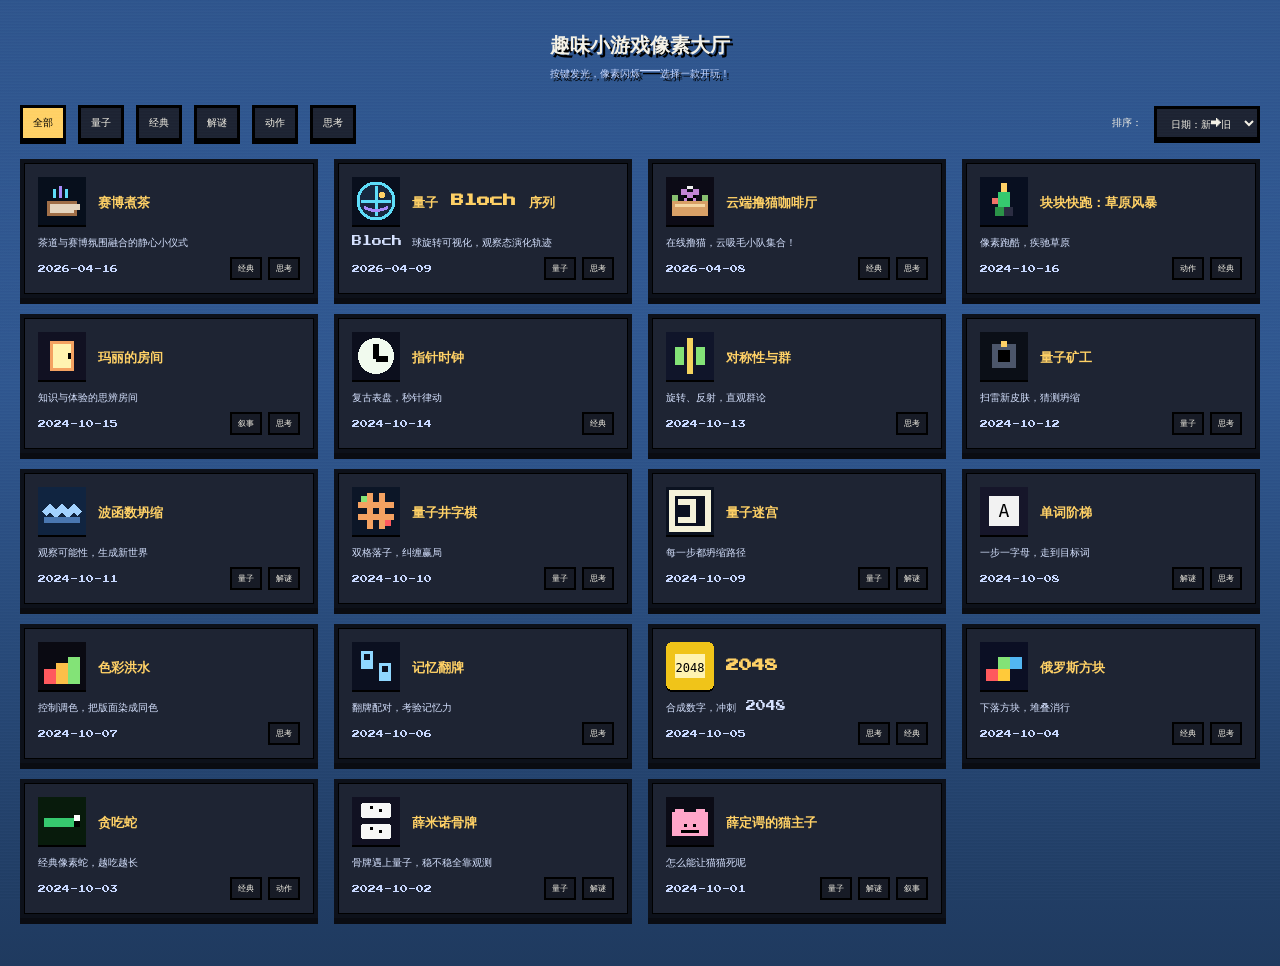
<file: static/playing/index.html>
<!DOCTYPE html>
<html lang="zh">
<head>
    <meta charset="UTF-8">
    <meta name="viewport" content="width=device-width, initial-scale=1.0">
    <title>趣味小游戏像素大厅</title>
    <link href="https://fonts.googleapis.com/css2?family=Press+Start+2P&display=swap" rel="stylesheet">
    <script src="./theme-loader.js"></script>
    <style>
        :root {
            --bg-top: #3b6bb1;
            --bg-bottom: #1f3a5f;
            --card: #1e2433;
            --card-border: #0d111a;
            --text: #f4f1e6;
            --accent: #ffd166;
        }
        * { box-sizing: border-box; }
        body {
            margin: 0;
            min-height: 100vh;
            font-family: 'Press Start 2P', cursive;
            color: var(--text);
            background:
                linear-gradient(180deg, rgba(0,0,0,0.2), transparent 40%),
                linear-gradient(180deg, var(--bg-top), var(--bg-bottom));
            position: relative;
            padding: 32px 20px 48px;
            image-rendering: pixelated;
        }
        body::after {
            content: "";
            position: fixed;
            inset: 0;
            pointer-events: none;
            background: repeating-linear-gradient(
                0deg,
                rgba(255,255,255,0.04),
                rgba(255,255,255,0.04) 1px,
                rgba(0,0,0,0.04) 2px,
                rgba(0,0,0,0.04) 3px
            );
            mix-blend-mode: soft-light;
            opacity: 0.7;
        }
        header {
            text-align: center;
            text-shadow: 3px 3px 0 #000;
            margin-bottom: 24px;
            position: relative;
        }
        h1 {
            font-size: 20px;
            margin: 0 0 8px;
        }
        .subtitle {
            font-size: 10px;
            color: #c8d8ff;
        }
        #themeToggle {
            position: absolute;
            right: 0;
            top: 0;
            background: #0d111a;
            color: var(--text);
            border: 3px solid #000;
            padding: 10px 12px;
            font-family: 'Press Start 2P', cursive;
            font-size: 10px;
            cursor: pointer;
            box-shadow: 0 3px 0 #000;
            transition: transform 0.1s ease, box-shadow 0.1s ease;
            display: none;
        }
        #themeToggle:hover {
            transform: translateY(-2px);
            box-shadow: 0 5px 0 #000;
        }
        .controls {
            display: flex;
            flex-wrap: wrap;
            gap: 12px;
            align-items: center;
            margin-bottom: 18px;
            font-size: 10px;
        }
        .chip {
            border: 3px solid #000;
            background: var(--card);
            color: var(--text);
            padding: 8px 10px;
            cursor: pointer;
            box-shadow: 0 3px 0 #000;
            transition: transform 0.1s ease, box-shadow 0.1s ease;
        }
        .chip:hover { transform: translateY(-2px); box-shadow: 0 5px 0 #000; }
        .chip.active { background: var(--accent); color: #000; }
        select {
            border: 3px solid #000;
            padding: 8px 10px;
            background: var(--card);
            color: var(--text);
            font-family: 'Press Start 2P', cursive;
            font-size: 10px;
            box-shadow: 0 3px 0 #000;
        }
        .game-grid {
            display: grid;
            grid-template-columns: repeat(auto-fill, minmax(240px, 1fr));
            gap: 16px;
            position: relative;
            z-index: 1;
        }
        a.game-card {
            display: flex;
            flex-direction: column;
            gap: 8px;
            padding: 14px;
            background: var(--card);
            border: 4px solid var(--card-border);
            color: var(--text);
            text-decoration: none;
            box-shadow:
                0 6px 0 #0a0c12,
                0 0 0 1px #000 inset;
            transition: transform 0.15s ease, box-shadow 0.15s ease;
            position: relative;
        }
        a.game-card:hover {
            transform: translateY(-4px);
            box-shadow:
                0 10px 0 #0a0c12,
                0 0 0 1px #000 inset,
                0 0 12px rgba(255, 209, 102, 0.4);
        }
        .card-top {
            display: flex;
            align-items: center;
            gap: 12px;
        }
        .icon {
            width: 48px;
            height: 48px;
            flex-shrink: 0;
            background-size: contain;
            background-repeat: no-repeat;
            background-position: center;
            image-rendering: pixelated;
            filter: drop-shadow(0 2px 0 #000);
        }
        h2 {
            margin: 0;
            font-size: 13px;
            line-height: 1.4;
            color: var(--accent);
        }
        p {
            margin: 0;
            font-size: 10px;
            line-height: 1.6;
            color: #d6e2ff;
        }
        /* 像素风下，让日期更紧凑 */
        [data-theme="pixel"] .meta span {
            font-size: 8px;
        }
        .meta {
            display: flex;
            justify-content: space-between;
            align-items: center;
            font-size: 9px;
            color: #c8d8ff;
        }
        .tags {
            display: flex;
            gap: 6px;
            flex-wrap: wrap;
        }
        .tag {
            padding: 4px 6px;
            border: 2px solid #000;
            background: rgba(0,0,0,0.25);
            color: var(--text);
        }
        /* ---------- Pixel Icons (16x16 svg, crisp edges) ---------- */
        .icon-cat { background-image: url("data:image/svg+xml;utf8,<svg xmlns='http://www.w3.org/2000/svg' viewBox='0 0 16 16' shape-rendering='crispEdges'><rect width='16' height='16' fill='%230b0b15'/><rect x='2' y='5' width='12' height='8' fill='%23ffa6c9'/><rect x='3' y='4' width='3' height='3' fill='%23ffa6c9'/><rect x='10' y='4' width='3' height='3' fill='%23ffa6c9'/><rect x='6' y='9' width='1' height='1' fill='%23000'/><rect x='9' y='9' width='1' height='1' fill='%23000'/><rect x='5' y='11' width='6' height='1' fill='%23000'/></svg>"); }
        .icon-domino { background-image: url("data:image/svg+xml;utf8,<svg xmlns='http://www.w3.org/2000/svg' viewBox='0 0 16 16' shape-rendering='crispEdges'><rect width='16' height='16' fill='%23111122'/><rect x='3' y='2' width='10' height='5' rx='1' fill='%23f7f7f7'/><rect x='3' y='9' width='10' height='5' rx='1' fill='%23f7f7f7'/><rect x='6' y='3' width='1' height='1' fill='%23000'/><rect x='9' y='4' width='1' height='1' fill='%23000'/><rect x='6' y='10' width='1' height='1' fill='%23000'/><rect x='9' y='11' width='1' height='1' fill='%23000'/></svg>"); }
        .icon-snake { background-image: url("data:image/svg+xml;utf8,<svg xmlns='http://www.w3.org/2000/svg' viewBox='0 0 16 16' shape-rendering='crispEdges'><rect width='16' height='16' fill='%23081b0c'/><rect x='2' y='7' width='12' height='3' fill='%2336c96f'/><rect x='12' y='6' width='2' height='2' fill='%23fff'/><rect x='12' y='8' width='2' height='2' fill='%23000'/></svg>"); }
        .icon-tetris { background-image: url("data:image/svg+xml;utf8,<svg xmlns='http://www.w3.org/2000/svg' viewBox='0 0 16 16' shape-rendering='crispEdges'><rect width='16' height='16' fill='%230b0f24'/><rect x='2' y='9' width='4' height='4' fill='%23ff595e'/><rect x='6' y='9' width='4' height='4' fill='%23ffca3a'/><rect x='6' y='5' width='4' height='4' fill='%2383e377'/><rect x='10' y='5' width='4' height='4' fill='%2352b6f2'/></svg>"); }
        .icon-2048 { background-image: url("data:image/svg+xml;utf8,<svg xmlns='http://www.w3.org/2000/svg' viewBox='0 0 16 16' shape-rendering='crispEdges'><rect width='16' height='16' rx='2' fill='%23f0c419'/><rect x='3' y='4' width='10' height='8' fill='%23fff3b0'/><text x='8' y='10' font-family='monospace' font-size='4' text-anchor='middle' fill='%23000'>2048</text></svg>"); }
        .icon-memory { background-image: url("data:image/svg+xml;utf8,<svg xmlns='http://www.w3.org/2000/svg' viewBox='0 0 16 16' shape-rendering='crispEdges'><rect width='16' height='16' fill='%230b1020'/><rect x='3' y='3' width='4' height='6' fill='%238fd7ff'/><rect x='9' y='7' width='4' height='6' fill='%238fd7ff'/><rect x='4' y='4' width='2' height='2' fill='%230b1020'/><rect x='10' y='8' width='2' height='2' fill='%230b1020'/></svg>"); }
        .icon-flood { background-image: url("data:image/svg+xml;utf8,<svg xmlns='http://www.w3.org/2000/svg' viewBox='0 0 16 16' shape-rendering='crispEdges'><rect width='16' height='16' fill='%230a0a12'/><rect x='2' y='9' width='4' height='5' fill='%23ff595e'/><rect x='6' y='7' width='4' height='7' fill='%23fcbf49'/><rect x='10' y='5' width='4' height='9' fill='%2383e377'/></svg>"); }
        .icon-word { background-image: url("data:image/svg+xml;utf8,<svg xmlns='http://www.w3.org/2000/svg' viewBox='0 0 16 16' shape-rendering='crispEdges'><rect width='16' height='16' fill='%2316162a'/><rect x='3' y='3' width='10' height='10' fill='%23f2f2f2'/><text x='8' y='10' font-family='monospace' font-size='6' text-anchor='middle' fill='%23000'>A</text></svg>"); }
        .icon-maze { background-image: url("data:image/svg+xml;utf8,<svg xmlns='http://www.w3.org/2000/svg' viewBox='0 0 16 16' shape-rendering='crispEdges'><rect width='16' height='16' fill='%230b1220'/><rect x='2' y='2' width='12' height='12' fill='none' stroke='%23f5f3d9' stroke-width='2'/><rect x='4' y='4' width='6' height='2' fill='%23f5f3d9'/><rect x='8' y='6' width='2' height='6' fill='%23f5f3d9'/><rect x='4' y='10' width='6' height='2' fill='%23f5f3d9'/></svg>"); }
        .icon-ttt { background-image: url("data:image/svg+xml;utf8,<svg xmlns='http://www.w3.org/2000/svg' viewBox='0 0 16 16' shape-rendering='crispEdges'><rect width='16' height='16' fill='%230c1627'/><rect x='5' y='2' width='2' height='12' fill='%23f4a261'/><rect x='9' y='2' width='2' height='12' fill='%23f4a261'/><rect x='2' y='5' width='12' height='2' fill='%23f4a261'/><rect x='2' y='9' width='12' height='2' fill='%23f4a261'/><rect x='3' y='3' width='2' height='2' fill='%2383e377'/><rect x='11' y='11' width='2' height='2' fill='%23ff595e'/></svg>"); }
        .icon-wave { background-image: url("data:image/svg+xml;utf8,<svg xmlns='http://www.w3.org/2000/svg' viewBox='0 0 16 16' shape-rendering='crispEdges'><rect width='16' height='16' fill='%23102440'/><path d='M2 9 L4 7 L6 9 L8 7 L10 9 L12 7 L14 9' stroke='%23a2d2ff' stroke-width='2' fill='none'/><rect x='2' y='10' width='12' height='2' fill='%234977b1'/></svg>"); }
        .icon-miner { background-image: url("data:image/svg+xml;utf8,<svg xmlns='http://www.w3.org/2000/svg' viewBox='0 0 16 16' shape-rendering='crispEdges'><rect width='16' height='16' fill='%230b0f17'/><rect x='4' y='4' width='8' height='8' fill='%234c566a'/><rect x='6' y='6' width='4' height='4' fill='%23000'/><rect x='7' y='3' width='2' height='2' fill='%23ffd166'/></svg>"); }
        .icon-symmetry { background-image: url("data:image/svg+xml;utf8,<svg xmlns='http://www.w3.org/2000/svg' viewBox='0 0 16 16' shape-rendering='crispEdges'><rect width='16' height='16' fill='%2310152a'/><rect x='7' y='2' width='2' height='12' fill='%23f4d35e'/><rect x='3' y='5' width='3' height='6' fill='%2383e377'/><rect x='10' y='5' width='3' height='6' fill='%2383e377'/></svg>"); }
        .icon-clock { background-image: url("data:image/svg+xml;utf8,<svg xmlns='http://www.w3.org/2000/svg' viewBox='0 0 16 16' shape-rendering='crispEdges'><rect width='16' height='16' fill='%230c0f1d'/><circle cx='8' cy='8' r='6' fill='%23f1faee'/><rect x='7' y='4' width='2' height='5' fill='%23000'/><rect x='8' y='8' width='4' height='2' fill='%23000'/></svg>"); }
        .icon-mary { background-image: url("data:image/svg+xml;utf8,<svg xmlns='http://www.w3.org/2000/svg' viewBox='0 0 16 16' shape-rendering='crispEdges'><rect width='16' height='16' fill='%23111122'/><rect x='4' y='3' width='8' height='10' fill='%23f4a261'/><rect x='5' y='4' width='6' height='8' fill='%23fff3b0'/><rect x='10' y='7' width='1' height='2' fill='%23000'/></svg>"); }
        .icon-run { background-image: url("data:image/svg+xml;utf8,<svg xmlns='http://www.w3.org/2000/svg' viewBox='0 0 16 16' shape-rendering='crispEdges'><rect width='16' height='16' fill='%23080f20'/><rect x='7' y='2' width='2' height='3' fill='%23ffd166'/><rect x='6' y='5' width='4' height='5' fill='%2336c96f'/><rect x='5' y='10' width='3' height='3' fill='%232b9348'/><rect x='8' y='10' width='3' height='3' fill='%232b2d42'/><rect x='4' y='7' width='2' height='2' fill='%23f07167'/></svg>"); }
        .icon-cat-cafe { background-image: url("data:image/svg+xml;utf8,<svg xmlns='http://www.w3.org/2000/svg' viewBox='0 0 16 16' shape-rendering='crispEdges'><rect width='16' height='16' fill='%230c0b16'/><rect x='2' y='8' width='12' height='5' fill='%23d9a066'/><rect x='3' y='9' width='10' height='1' fill='%23f5d6a1'/><rect x='6' y='5' width='4' height='3' fill='%23c285d5'/><rect x='5' y='4' width='2' height='2' fill='%23c285d5'/><rect x='9' y='4' width='2' height='2' fill='%23c285d5'/><rect x='7' y='3' width='2' height='1' fill='%23f2f2f2'/><rect x='6' y='6' width='1' height='1' fill='%23000'/><rect x='9' y='6' width='1' height='1' fill='%23000'/><rect x='7' y='7' width='2' height='1' fill='%23000'/><rect x='12' y='6' width='2' height='2' fill='%2388c070'/><rect x='2' y='6' width='2' height='2' fill='%2388c070'/></svg>"); }
        .icon-bloch { background-image: url("data:image/svg+xml;utf8,<svg xmlns='http://www.w3.org/2000/svg' viewBox='0 0 16 16' shape-rendering='crispEdges'><rect width='16' height='16' fill='%23090f1d'/><circle cx='8' cy='8' r='6' fill='%2317283f' stroke='%235edcf8' stroke-width='1'/><path d='M3 8h10M8 3v10' stroke='%235edcf8' stroke-width='1'/><path d='M4 10c2 1.5 6 1.5 8 0' stroke='%23a78bfa' stroke-width='1' fill='none'/><circle cx='10' cy='6' r='1' fill='%23ffd166'/></svg>"); }
        .icon-cyber-tea { background-image: url("data:image/svg+xml;utf8,<svg xmlns='http://www.w3.org/2000/svg' viewBox='0 0 16 16' shape-rendering='crispEdges'><rect width='16' height='16' fill='%23070f1c'/><rect x='3' y='8' width='10' height='5' fill='%23a06f48'/><rect x='4' y='9' width='8' height='3' fill='%23e5d5bf'/><rect x='12' y='9' width='2' height='2' fill='%23e5d5bf'/><rect x='5' y='4' width='1' height='3' fill='%235edcf8'/><rect x='7' y='3' width='1' height='4' fill='%23a78bfa'/><rect x='9' y='4' width='1' height='3' fill='%235edcf8'/></svg>"); }
    </style>
</head>
<body>
    <header>
        <h1>趣味小游戏像素大厅</h1>
        <div class="subtitle">按键发光，像素闪烁——选择一款开玩！</div>
        <button id="themeToggle" type="button">风格：像素风</button>
    </header>
    <div class="controls">
        <div class="chip active" data-tag="all">全部</div>
        <div class="chip" data-tag="量子">量子</div>
        <div class="chip" data-tag="经典">经典</div>
        <div class="chip" data-tag="解谜">解谜</div>
        <div class="chip" data-tag="动作">动作</div>
        <div class="chip" data-tag="思考">思考</div>
        <label for="sort" style="margin-left:auto;">排序：</label>
        <select id="sort">
            <option value="desc">日期：新→旧</option>
            <option value="asc">日期：旧→新</option>
        </select>
    </div>
    <div id="gameGrid" class="game-grid"></div>
    <script>
        const games = [
            {id:'2024-10-01', slug:'schrodinger-cat', title:'薛定谔的猫主子', desc:'怎么能让猫猫死呢', icon:'icon-cat', tags:['量子','解谜','叙事'], date:'2024-10-01'},
            {id:'2024-10-02', slug:'schrodinger-domino', title:'薛米诺骨牌', desc:'骨牌遇上量子，稳不稳全靠观测', icon:'icon-domino', tags:['量子','解谜'], date:'2024-10-02'},
            {id:'2024-10-03', slug:'snake', title:'贪吃蛇', desc:'经典像素蛇，越吃越长', icon:'icon-snake', tags:['经典','动作'], date:'2024-10-03'},
            {id:'2024-10-04', slug:'tetris', title:'俄罗斯方块', desc:'下落方块，堆叠消行', icon:'icon-tetris', tags:['经典','思考'], date:'2024-10-04'},
            {id:'2024-10-05', slug:'2048', title:'2048', desc:'合成数字，冲刺 2048', icon:'icon-2048', tags:['思考','经典'], date:'2024-10-05'},
            {id:'2024-10-06', slug:'memory', title:'记忆翻牌', desc:'翻牌配对，考验记忆力', icon:'icon-memory', tags:['思考'], date:'2024-10-06'},
            {id:'2024-10-07', slug:'color-flood', title:'色彩洪水', desc:'控制调色，把版面染成同色', icon:'icon-flood', tags:['思考'], date:'2024-10-07'},
            {id:'2024-10-08', slug:'word-ladder', title:'单词阶梯', desc:'一步一字母，走到目标词', icon:'icon-word', tags:['解谜','思考'], date:'2024-10-08'},
            {id:'2024-10-09', slug:'schrodinger-maze', title:'量子迷宫', desc:'每一步都坍缩路径', icon:'icon-maze', tags:['量子','解谜'], date:'2024-10-09'},
            {id:'2024-10-10', slug:'quantum-tic-tac-toe', title:'量子井字棋', desc:'双格落子，纠缠赢局', icon:'icon-ttt', tags:['量子','思考'], date:'2024-10-10'},
            {id:'2024-10-11', slug:'wave-collapse', title:'波函数坍缩', desc:'观察可能性，生成新世界', icon:'icon-wave', tags:['量子','解谜'], date:'2024-10-11'},
            {id:'2024-10-12', slug:'quantum-miner', title:'量子矿工', desc:'扫雷新皮肤，猜测坍缩', icon:'icon-miner', tags:['量子','思考'], date:'2024-10-12'},
            {id:'2024-10-13', slug:'symmetry', title:'对称性与群', desc:'旋转、反射，直观群论', icon:'icon-symmetry', tags:['思考'], date:'2024-10-13'},
            {id:'2024-10-14', slug:'analog-clock', title:'指针时钟', desc:'复古表盘，秒针律动', icon:'icon-clock', tags:['经典'], date:'2024-10-14'},
            {id:'2024-10-15', slug:'marys-room', title:'玛丽的房间', desc:'知识与体验的思辨房间', icon:'icon-mary', tags:['叙事','思考'], date:'2024-10-15'},
            {id:'2024-10-16', slug:'runrun', title:'块块快跑：草原风暴', desc:'像素跑酷，疾驰草原', icon:'icon-run', tags:['动作','经典'], date:'2024-10-16'},
            {id:'2026-04-08', slug:'online-cat-cafe-mvp', title:'云端撸猫咖啡厅', desc:'在线撸猫，云吸毛小队集合！', icon:'icon-cat-cafe', tags:['经典','思考'], date:'2026-04-08'},
            {id:'2026-04-09', slug:'quantum-bloch-sequence', title:'量子 Bloch 序列', desc:'Bloch 球旋转可视化，观察态演化轨迹', icon:'icon-bloch', tags:['量子','思考'], date:'2026-04-09'},
            {id:'2026-04-16', slug:'cyber-tea', title:'赛博煮茶', desc:'茶道与赛博氛围融合的静心小仪式', icon:'icon-cyber-tea', tags:['经典','思考'], date:'2026-04-16'}
        ];

        const gridEl = document.getElementById('gameGrid');
        const chipEls = Array.from(document.querySelectorAll('.chip'));
        const sortSel = document.getElementById('sort');

        function buildUrl(slug) {
            const theme = typeof window.__getGameTheme === 'function' ? window.__getGameTheme() : 'pixel';
            const url = new URL(`${slug}/index.html`, location.href);
            url.searchParams.set('theme', theme);
            return url.pathname + (url.search ? url.search : '') + url.hash;
        }

        function render(tag = 'all', order = 'desc') {
            const sorted = [...games].sort((a, b) => order === 'asc'
                ? a.date.localeCompare(b.date)
                : b.date.localeCompare(a.date));
            const filtered = tag === 'all'
                ? sorted
                : sorted.filter(g => g.tags.includes(tag));

            gridEl.innerHTML = filtered.map(g => {
                const tagsHtml = g.tags.map(t => `<span class="tag">${t}</span>`).join('');
                return `
                    <a class="game-card" href="${buildUrl(g.slug)}">
                        <div class="card-top">
                            <div class="icon ${g.icon}"></div>
                            <h2>${g.title}</h2>
                        </div>
                        <p>${g.desc}</p>
                        <div class="meta">
                            <span>${g.date}</span>
                            <div class="tags">${tagsHtml}</div>
                        </div>
                    </a>
                `;
            }).join('');
        }

        chipEls.forEach(chip => chip.addEventListener('click', () => {
            chipEls.forEach(c => c.classList.remove('active'));
            chip.classList.add('active');
            render(chip.dataset.tag, sortSel.value);
        }));
        sortSel.addEventListener('change', () => {
            const active = document.querySelector('.chip.active')?.dataset.tag || 'all';
            render(active, sortSel.value);
        });
        render('all', sortSel.value);

        (function() {
            if (typeof window.__getGameTheme !== 'function' || typeof window.__setGameTheme !== 'function') return;
            const themes = [
                { id: 'pixel', label: '像素风' },
                { id: 'clean', label: '简洁风' }
            ];
            const btn = document.getElementById('themeToggle');
            function label(themeId) {
                const t = themes.find(t => t.id === themeId) || themes[0];
                return `风格：${t.label}`;
            }
            function rewriteLinks(themeId) {
                // 重新渲染列表即可带上新参数
                const active = document.querySelector('.chip.active')?.dataset.tag || 'all';
                render(active, sortSel.value);
            }
            function set(themeId) {
                window.__setGameTheme(themeId);
                btn.textContent = label(themeId);
                rewriteLinks(themeId);
            }
            const current = window.__getGameTheme();
            set(current);
            btn.addEventListener('click', () => {
                const currentId = window.__getGameTheme();
                const idx = themes.findIndex(t => t.id === currentId);
                const next = themes[(idx + 1) % themes.length].id;
                set(next);
            });
        })();
    </script>
</body>
</html>
</file>
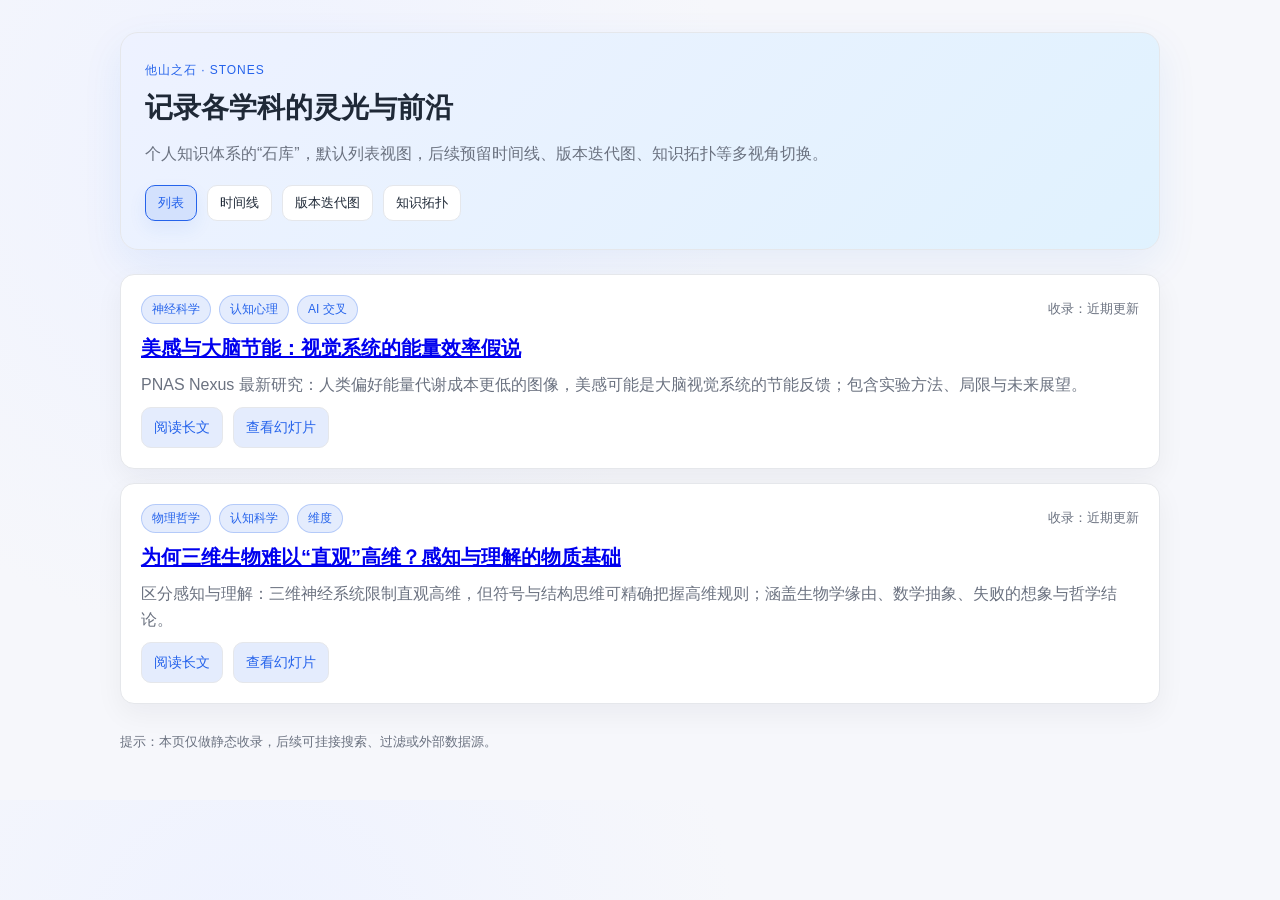
<file: static/stones/index.html>
<!DOCTYPE html>
<html lang="zh">
<head>
    <meta charset="UTF-8">
    <meta name="viewport" content="width=device-width, initial-scale=1.0">
    <title>他山之石 | Stones</title>
    <style>
        :root {
            --bg: #f6f7fb;
            --card: #ffffff;
            --ink: #1f2937;
            --muted: #6b7280;
            --line: #e5e7eb;
            --accent: #2563eb;
            --accent-soft: rgba(37, 99, 235, 0.12);
        }
        * { box-sizing: border-box; }
        body {
            font-family: "Segoe UI", "Noto Sans SC", Arial, sans-serif;
            margin: 0;
            padding: 0;
            background: radial-gradient(circle at 20% 20%, #eef2ff, #f6f7fb 40%), #f6f7fb;
            color: var(--ink);
            line-height: 1.6;
        }
        .page { max-width: 1080px; margin: 0 auto; padding: 32px 20px 48px; }
        header.hero { background: linear-gradient(135deg, #eef2ff, #e0f2fe); border: 1px solid var(--line); border-radius: 18px; padding: 28px 24px; box-shadow: 0 14px 40px rgba(31, 97, 211, 0.08); }
        .eyebrow { letter-spacing: 0.08em; text-transform: uppercase; font-size: 12px; color: var(--accent); margin: 0 0 6px; }
        h1 { margin: 0 0 10px; font-size: 28px; }
        .lede { margin: 0; color: var(--muted); font-size: 16px; }
        .view-switch { margin-top: 18px; display: flex; gap: 10px; flex-wrap: wrap; }
        .view-switch button {
            border: 1px solid var(--line);
            background: var(--card);
            color: var(--ink);
            padding: 8px 12px;
            border-radius: 10px;
            cursor: pointer;
            transition: all 0.2s ease;
        }
        .view-switch button.active { border-color: var(--accent); color: var(--accent); background: var(--accent-soft); box-shadow: 0 8px 18px rgba(37, 99, 235, 0.08); }
        .view-switch button:hover { border-color: var(--accent); }
        .view { margin-top: 24px; display: none; }
        .view.active { display: block; }
        .entry { background: var(--card); border: 1px solid var(--line); border-radius: 14px; padding: 20px; box-shadow: 0 10px 28px rgba(15, 23, 42, 0.05); }
        .entry + .entry { margin-top: 14px; }
        .meta-row { display: flex; gap: 8px; align-items: center; flex-wrap: wrap; margin-bottom: 8px; }
        .pill { background: var(--accent-soft); color: var(--accent); padding: 4px 10px; border-radius: 999px; font-size: 12px; border: 1px solid rgba(37,99,235,0.25); }
        .date { color: var(--muted); font-size: 13px; margin-left: auto; }
        h2 { margin: 6px 0 8px; font-size: 20px; }
        .summary { color: var(--muted); margin: 0 0 10px; }
        .links { display: flex; gap: 10px; flex-wrap: wrap; }
        .links a { text-decoration: none; padding: 8px 12px; border-radius: 10px; font-size: 14px; border: 1px solid var(--line); color: var(--accent); background: var(--accent-soft); transition: all 0.2s ease; }
        .links a:hover { border-color: var(--accent); box-shadow: 0 6px 14px rgba(37, 99, 235, 0.12); }
        .placeholder { background: var(--card); border: 1px dashed var(--line); padding: 24px; border-radius: 14px; color: var(--muted); text-align: center; }
        footer { margin-top: 28px; color: var(--muted); font-size: 13px; }
        @media (max-width: 640px) {
            h1 { font-size: 24px; }
            .page { padding: 24px 16px 36px; }
        }
    </style>
</head>
<body>
    <div class="page">
        <header class="hero">
            <p class="eyebrow">他山之石 · Stones</p>
            <h1>记录各学科的灵光与前沿</h1>
            <p class="lede">个人知识体系的“石库”，默认列表视图，后续预留时间线、版本迭代图、知识拓扑等多视角切换。</p>
            <div class="view-switch">
                <button class="active" data-view="list">列表</button>
                <button data-view="timeline" title="未来扩展">时间线</button>
                <button data-view="versions" title="未来扩展">版本迭代图</button>
                <button data-view="topology" title="未来扩展">知识拓扑</button>
            </div>
        </header>

        <section id="list-view" class="view active">
            <article class="entry">
                <div class="meta-row">
                    <span class="pill">神经科学</span>
                    <span class="pill">认知心理</span>
                    <span class="pill">AI 交叉</span>
                    <span class="date">收录：近期更新</span>
                </div>
                <h2><a href="beauty-energy-aesthetics/index.html">美感与大脑节能：视觉系统的能量效率假说</a></h2>
                <p class="summary">PNAS Nexus 最新研究：人类偏好能量代谢成本更低的图像，美感可能是大脑视觉系统的节能反馈；包含实验方法、局限与未来展望。</p>
                <div class="links">
                    <a href="beauty-energy-aesthetics/index.html">阅读长文</a>
                    <a href="beauty-energy-aesthetics/slides.html">查看幻灯片</a>
                </div>
            </article>

            <article class="entry">
                <div class="meta-row">
                    <span class="pill">物理哲学</span>
                    <span class="pill">认知科学</span>
                    <span class="pill">维度</span>
                    <span class="date">收录：近期更新</span>
                </div>
                <h2><a href="dimension-cognition/index.html">为何三维生物难以“直观”高维？感知与理解的物质基础</a></h2>
                <p class="summary">区分感知与理解：三维神经系统限制直观高维，但符号与结构思维可精确把握高维规则；涵盖生物学缘由、数学抽象、失败的想象与哲学结论。</p>
                <div class="links">
                    <a href="dimension-cognition/index.html">阅读长文</a>
                    <a href="dimension-cognition/slides.html">查看幻灯片</a>
                </div>
            </article>
        </section>

        <section id="timeline-view" class="view">
            <div class="placeholder">时间线视图预留位：未来可按时间轴展示知识点演进、阅读日志与里程碑。</div>
        </section>

        <section id="versions-view" class="view">
            <div class="placeholder">版本迭代图预留位：计划用版本树或迭代图展示同一主题的更新与补充。</div>
        </section>

        <section id="topology-view" class="view">
            <div class="placeholder">知识拓扑预留位：未来可视化不同主题之间的关联与跨学科链接。</div>
        </section>

        <footer>
            <div>提示：本页仅做静态收录，后续可挂接搜索、过滤或外部数据源。</div>
        </footer>
    </div>
    <script>
        const buttons = document.querySelectorAll('.view-switch button');
        const views = document.querySelectorAll('.view');
        buttons.forEach(btn => {
            btn.addEventListener('click', () => {
                buttons.forEach(b => b.classList.remove('active'));
                btn.classList.add('active');
                const targetId = `${btn.dataset.view}-view`;
                views.forEach(view => view.classList.toggle('active', view.id === targetId));
            });
        });
    </script>
</body>
</html>
</file>
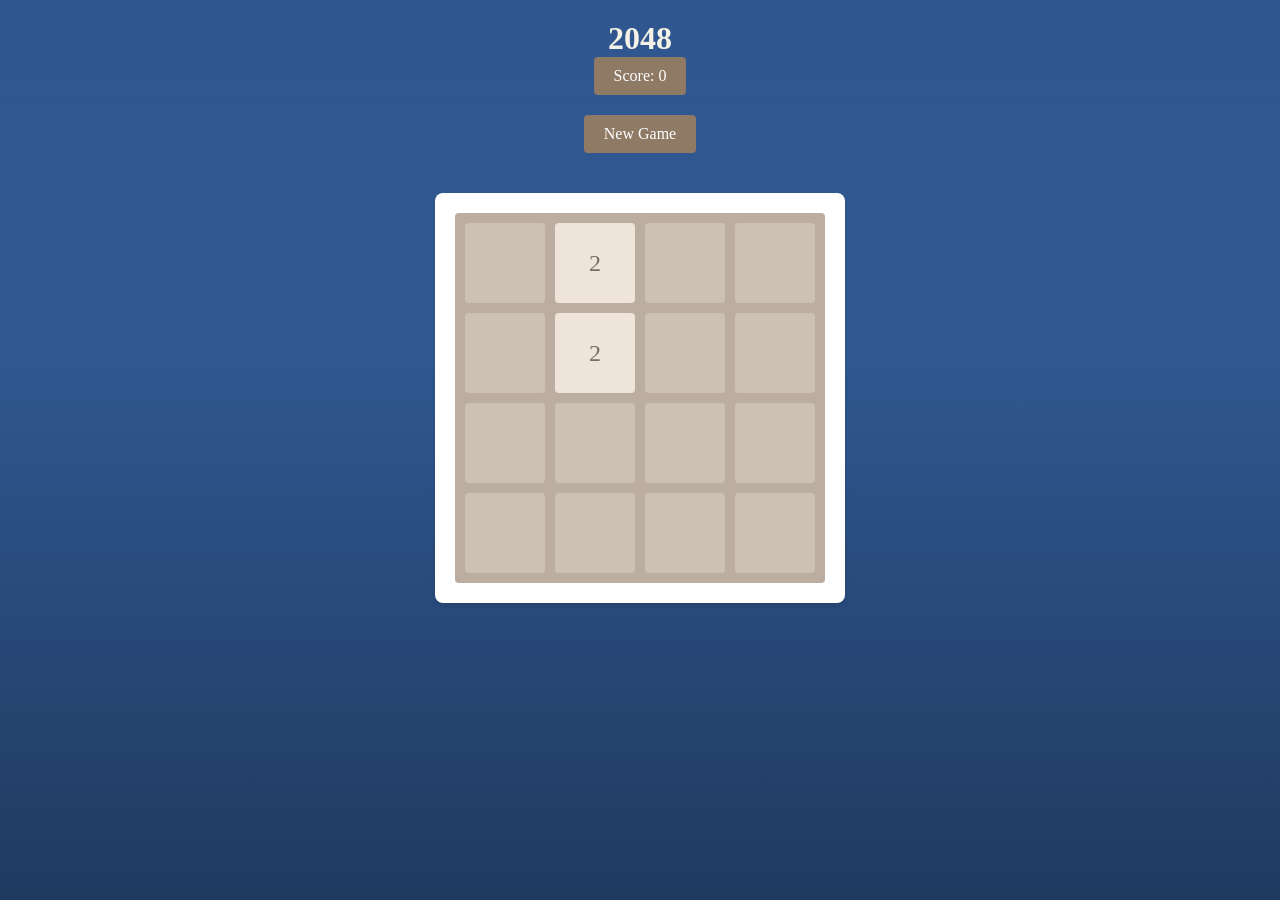
<file: static/playing/2048/index.html>
<!DOCTYPE html>
<html lang="en">
<head>
    <meta charset="UTF-8">
    <meta name="viewport" content="width=device-width, initial-scale=1.0, user-scalable=no">
    <title>2048 Game - Material Design</title>
    <link href="https://fonts.googleapis.com/css2?family=Roboto:wght@400;500&display=swap" rel="stylesheet">
    <style>
        * {
            box-sizing: border-box;
            margin: 0;
            padding: 0;
        }
        body {
            font-family: 'Roboto', sans-serif;
            background-color: #f5f5f5;
            display: flex;
            flex-direction: column;
            align-items: center;
            min-height: 100vh;
            padding: 20px;
            -webkit-font-smoothing: antialiased;
            -moz-osx-font-smoothing: grayscale;
        }
        .game-container {
            background: #fff;
            padding: 20px;
            border-radius: 8px;
            box-shadow: 0 2px 4px rgba(0,0,0,0.1);
            margin-top: 20px;
            touch-action: none;
        }
        .grid {
            display: grid;
            grid-template-columns: repeat(4, 1fr);
            gap: 10px;
            background: #bbada0;
            padding: 10px;
            border-radius: 4px;
            position: relative;
        }
        .cell {
            width: 80px;
            height: 80px;
            background: #cdc1b4;
            border-radius: 4px;
            display: flex;
            justify-content: center;
            align-items: center;
            font-size: 24px;
            font-weight: 500;
            color: #776e65;
        }
        .score {
            background: #8f7a66;
            color: white;
            padding: 10px 20px;
            border-radius: 4px;
            margin-bottom: 20px;
        }
        .new-game {
            background: #8f7a66;
            color: white;
            border: none;
            padding: 10px 20px;
            border-radius: 4px;
            cursor: pointer;
            font-size: 16px;
            margin-bottom: 20px;
        }
        .new-game:hover {
            background: #7f6a56;
        }

        /* Animations */
        @keyframes pop {
            0% { transform: scale(0.8); }
            80% { transform: scale(1.1); }
            100% { transform: scale(1); }
        }
        .pop {
            animation: pop 0.2s ease-in-out;
        }

        @keyframes merge {
            0% { transform: scale(1); }
            50% { transform: scale(1.2); }
            100% { transform: scale(1); }
        }
        .merge {
            animation: merge 0.2s ease-in-out;
        }
    </style>
    <script src="../theme-loader.js"></script>
</head>
<body>
    <h1>2048</h1>
    <div class="score">Score: <span id="score">0</span></div>
    <button class="new-game" onclick="newGame()">New Game</button>
    <div class="game-container">
        <div class="grid" id="grid"></div>
    </div>

    <script>
        const gridElement = document.getElementById('grid');
        let grid = [];
        let score = 0;
        const size = 4;

        function newGame() {
            score = 0;
            initGrid();
            addNumber();
            addNumber();
            updateDisplay();
        }

        function initGrid() {
            gridElement.innerHTML = '';
            grid = Array(size).fill().map(() => Array(size).fill(0));
            for (let i = 0; i < size; i++) {
                for (let j = 0; j < size; j++) {
                    const cell = document.createElement('div');
                    cell.className = 'cell';
                    cell.id = `cell-${i}-${j}`;
                    gridElement.appendChild(cell);
                }
            }
        }

        function addNumber() {
            const emptyCells = [];
            for (let i = 0; i < size; i++) {
                for (let j = 0; j < size; j++) {
                    if (grid[i][j] === 0) {
                        emptyCells.push({ x: i, y: j });
                    }
                }
            }
            if (emptyCells.length > 0) {
                const randomCell = emptyCells[Math.floor(Math.random() * emptyCells.length)];
                grid[randomCell.x][randomCell.y] = Math.random() < 0.9 ? 2 : 4;
            }
        }

        function updateDisplay() {
            document.getElementById('score').textContent = score;
            for (let i = 0; i < size; i++) {
                for (let j = 0; j < size; j++) {
                    const cell = document.getElementById(`cell-${i}-${j}`);
                    const value = grid[i][j];
                    const oldValue = parseInt(cell.dataset.value) || 0;

                    cell.textContent = value || '';
                    cell.style.backgroundColor = getColor(value);
                    cell.dataset.value = value;

                    // Clear previous animations
                    cell.classList.remove('pop', 'merge');
                    void cell.offsetWidth; // Trigger reflow

                    if (value !== oldValue) {
                        if (value > oldValue) { // Merged
                            cell.classList.add('merge');
                        } else if (value !== 0) { // New tile
                            cell.classList.add('pop');
                        }
                    }
                }
            }
        }

        function getColor(value) {
            const colors = {
                0: '#cdc1b4', 2: '#eee4da', 4: '#ede0c8', 8: '#f2b179',
                16: '#f59563', 32: '#f67c5f', 64: '#f65e3b', 128: '#edcf72',
                256: '#edcc61', 512: '#edc850', 1024: '#edc53f', 2048: '#edc22e'
            };
            return colors[value] || '#edc22e';
        }

        function handleInput(event) {
            let moved = false;
            switch (event.key) {
                case 'ArrowUp': moved = moveUp(); break;
                case 'ArrowDown': moved = moveDown(); break;
                case 'ArrowLeft': moved = moveLeft(); break;
                case 'ArrowRight': moved = moveRight(); break;
                default: return;
            }
            if (moved) {
                addNumber();
                updateDisplay();
                if (isGameOver()) {
                    setTimeout(() => alert('Game Over!'), 500);
                }
            }
        }

        function operate(row) {
            row = slide(row);
            row = combine(row);
            row = slide(row);
            return row;
        }

        function slide(row) {
            let arr = row.filter(val => val);
            let missing = size - arr.length;
            let zeros = Array(missing).fill(0);
            return arr.concat(zeros);
        }

        function combine(row) {
            for (let i = 0; i < size - 1; i++) {
                if (row[i] !== 0 && row[i] === row[i + 1]) {
                    row[i] *= 2;
                    score += row[i];
                    row[i + 1] = 0;
                }
            }
            return row;
        }

        function moveLeft() {
            let moved = false;
            for (let i = 0; i < size; i++) {
                const originalRow = [...grid[i]];
                grid[i] = operate(grid[i]);
                if (originalRow.join(',') !== grid[i].join(',')) {
                    moved = true;
                }
            }
            return moved;
        }

        function moveRight() {
            let moved = false;
            for (let i = 0; i < size; i++) {
                const originalRow = [...grid[i]];
                let reversedRow = originalRow.reverse();
                let newRow = operate(reversedRow);
                grid[i] = newRow.reverse();
                if (originalRow.join(',') !== grid[i].join(',')) {
                    moved = true;
                }
            }
            return moved;
        }

        function moveUp() {
            let moved = false;
            for (let j = 0; j < size; j++) {
                const originalCol = [grid[0][j], grid[1][j], grid[2][j], grid[3][j]];
                let newCol = operate(originalCol);
                for (let i = 0; i < size; i++) {
                    if (grid[i][j] !== newCol[i]) {
                        moved = true;
                    }
                    grid[i][j] = newCol[i];
                }
            }
            return moved;
        }

        function moveDown() {
            let moved = false;
            for (let j = 0; j < size; j++) {
                const originalCol = [grid[0][j], grid[1][j], grid[2][j], grid[3][j]];
                let reversedCol = originalCol.reverse();
                let newCol = operate(reversedCol);
                newCol.reverse();
                for (let i = 0; i < size; i++) {
                    if (grid[i][j] !== newCol[i]) {
                        moved = true;
                    }
                    grid[i][j] = newCol[i];
                }
            }
            return moved;
        }

        function isGameOver() {
            for (let i = 0; i < size; i++) {
                for (let j = 0; j < size; j++) {
                    if (grid[i][j] === 0) return false;
                    if (i < size - 1 && grid[i][j] === grid[i + 1][j]) return false;
                    if (j < size - 1 && grid[i][j] === grid[i][j + 1]) return false;
                }
            }
            return true;
        }

        // Touch controls
        let touchStartX = 0;
        let touchStartY = 0;

        gridElement.addEventListener('touchstart', (e) => {
            touchStartX = e.touches[0].clientX;
            touchStartY = e.touches[0].clientY;
        }, { passive: true });

        gridElement.addEventListener('touchmove', (e) => {
            e.preventDefault();
        }, { passive: false });

        gridElement.addEventListener('touchend', (e) => {
            const touchEndX = e.changedTouches[0].clientX;
            const touchEndY = e.changedTouches[0].clientY;
            const dx = touchEndX - touchStartX;
            const dy = touchEndY - touchStartY;

            if (Math.abs(dx) < 10 && Math.abs(dy) < 10) return;

            let moved = false;
            if (Math.abs(dx) > Math.abs(dy)) {
                moved = dx > 0 ? moveRight() : moveLeft();
            } else {
                moved = dy > 0 ? moveDown() : moveUp();
            }
            if (moved) {
                addNumber();
                updateDisplay();
                if (isGameOver()) {
                    setTimeout(() => alert('Game Over!'), 500);
                }
            }
        });

        document.addEventListener('keydown', handleInput);
        newGame();
    </script>
</body>
</html>
</file>
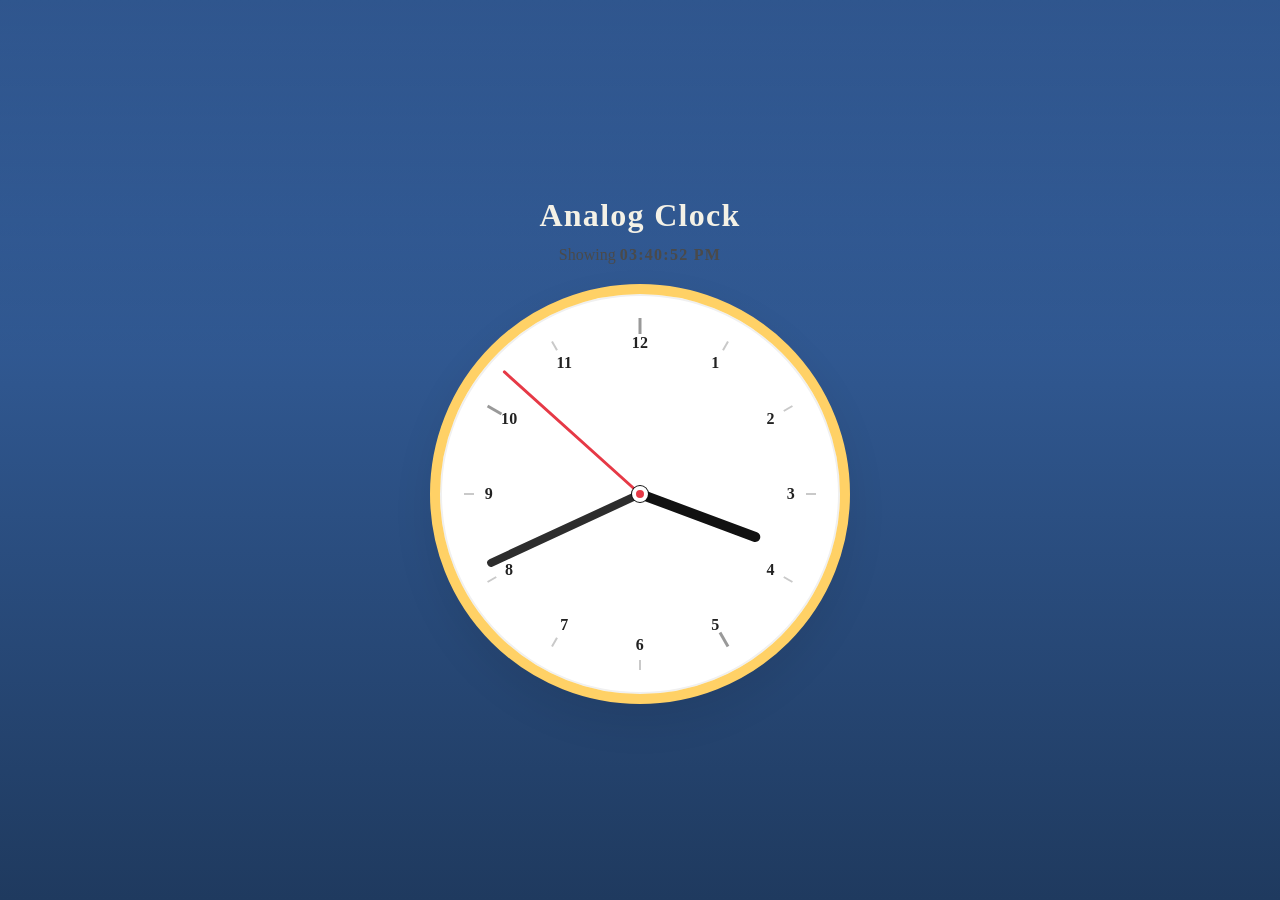
<file: static/playing/analog-clock/index.html>
<!DOCTYPE html>
<html lang="en">
<head>
    <meta charset="UTF-8">
    <meta name="viewport" content="width=device-width, initial-scale=1.0">
    <title>Analog Clock Demo</title>
    <style>
        :root {
            --clock-size: clamp(260px, 70vw, 420px);
            --accent: #111;
            --second: #e63946;
            --minute: #2d2d2d;
            --hour: #111;
            --tick: #c9c9c9;
        }
        * {
            box-sizing: border-box;
        }
        body {
            margin: 0;
            min-height: 100vh;
            display: flex;
            align-items: center;
            justify-content: center;
            background: #ffffff;
            color: #111;
            font-family: "Segoe UI", Arial, sans-serif;
            padding: 32px;
        }
        .wrapper {
            width: min(520px, 100%);
            text-align: center;
        }
        h1 {
            margin: 0 0 12px;
            letter-spacing: 0.04em;
            font-weight: 600;
        }
        p {
            margin: 0 0 20px;
            color: #4a4a4a;
        }
        .clock {
            position: relative;
            width: var(--clock-size);
            aspect-ratio: 1 / 1;
            margin: 0 auto;
            border: 10px solid var(--accent);
            border-radius: 50%;
            background: #fff;
            box-shadow:
                0 18px 40px rgba(0, 0, 0, 0.08),
                inset 0 0 0 2px #f0f0f0;
        }
        .tick {
            position: absolute;
            inset: 6%;
        }
        .tick::before {
            content: "";
            position: absolute;
            top: 0;
            left: 50%;
            width: 2px;
            height: 10px;
            background: var(--tick);
            transform: translateX(-50%);
        }
        .tick:nth-child(5n + 1)::before {
            height: 16px;
            width: 3px;
            background: #999;
        }
        .number {
            position: absolute;
            inset: 0;
            transform: rotate(calc(30deg * var(--i)));
        }
        .number span {
            position: absolute;
            top: 10%;
            left: 50%;
            transform: translate(-50%, 0) rotate(calc(-30deg * var(--i)));
            font-weight: 700;
            color: #222;
            letter-spacing: 0.02em;
        }
        .hand {
            position: absolute;
            top: 50%;
            left: 50%;
            transform-origin: 50% 100%;
            transform: translate(-50%, -100%) rotate(var(--rotation, 0deg));
            border-radius: 999px;
            transition: transform 0.2s cubic-bezier(0.4, 1.6, 0.4, 1);
        }
        .hand.hour {
            width: 10px;
            height: 32%;
            background: var(--hour);
        }
        .hand.minute {
            width: 8px;
            height: 42%;
            background: var(--minute);
        }
        .hand.second {
            width: 3px;
            height: 46%;
            background: var(--second);
            transition: transform 0.06s cubic-bezier(0.4, 2, 0.6, 1);
        }
        .center-dot {
            position: absolute;
            width: 16px;
            height: 16px;
            background: var(--second);
            border: 4px solid #fff;
            border-radius: 50%;
            top: 50%;
            left: 50%;
            transform: translate(-50%, -50%);
            box-shadow: 0 0 0 1px #111;
        }
        .time-readout {
            margin-top: 16px;
            font-variant-numeric: tabular-nums;
            letter-spacing: 0.08em;
            font-weight: 600;
        }
        @media (max-width: 480px) {
            body {
                padding: 20px;
            }
            h1 {
                font-size: 1.3rem;
            }
        }
    </style>
    <script src="../theme-loader.js"></script>
</head>
<body>
    <div class="wrapper">
        <h1>Analog Clock</h1>
        <p>Showing <span class="time-readout" id="time-readout">--:--:--</span></p>
        <div class="clock" aria-label="Analog clock showing current time">
            <div class="tick" style="transform: rotate(0deg);"></div>
            <div class="tick" style="transform: rotate(30deg);"></div>
            <div class="tick" style="transform: rotate(60deg);"></div>
            <div class="tick" style="transform: rotate(90deg);"></div>
            <div class="tick" style="transform: rotate(120deg);"></div>
            <div class="tick" style="transform: rotate(150deg);"></div>
            <div class="tick" style="transform: rotate(180deg);"></div>
            <div class="tick" style="transform: rotate(210deg);"></div>
            <div class="tick" style="transform: rotate(240deg);"></div>
            <div class="tick" style="transform: rotate(270deg);"></div>
            <div class="tick" style="transform: rotate(300deg);"></div>
            <div class="tick" style="transform: rotate(330deg);"></div>

            <div class="number" style="--i: 12;"><span>12</span></div>
            <div class="number" style="--i: 1;"><span>1</span></div>
            <div class="number" style="--i: 2;"><span>2</span></div>
            <div class="number" style="--i: 3;"><span>3</span></div>
            <div class="number" style="--i: 4;"><span>4</span></div>
            <div class="number" style="--i: 5;"><span>5</span></div>
            <div class="number" style="--i: 6;"><span>6</span></div>
            <div class="number" style="--i: 7;"><span>7</span></div>
            <div class="number" style="--i: 8;"><span>8</span></div>
            <div class="number" style="--i: 9;"><span>9</span></div>
            <div class="number" style="--i: 10;"><span>10</span></div>
            <div class="number" style="--i: 11;"><span>11</span></div>

            <div class="hand hour" id="hour-hand"></div>
            <div class="hand minute" id="minute-hand"></div>
            <div class="hand second" id="second-hand"></div>
            <div class="center-dot"></div>
        </div>
    </div>
    <script>
        (function () {
            const hourHand = document.getElementById('hour-hand');
            const minuteHand = document.getElementById('minute-hand');
            const secondHand = document.getElementById('second-hand');
            const timeReadout = document.getElementById('time-readout');

            function setRotation(element, degrees) {
                if (element) {
                    element.style.setProperty('--rotation', degrees + 'deg');
                }
            }

            function updateClock() {
                const now = new Date();
                const seconds = now.getSeconds();
                const minutes = now.getMinutes();
                const hours = now.getHours();

                const secondDegrees = seconds * 6;
                const minuteDegrees = (minutes + seconds / 60) * 6;
                const hourDegrees = ((hours % 12) + minutes / 60 + seconds / 3600) * 30;

                setRotation(secondHand, secondDegrees);
                setRotation(minuteHand, minuteDegrees);
                setRotation(hourHand, hourDegrees);

                timeReadout.textContent = now.toLocaleTimeString([], {
                    hour: '2-digit',
                    minute: '2-digit',
                    second: '2-digit'
                });
            }

            updateClock();
            setInterval(updateClock, 1000);
        })();
    </script>
</body>
</html>
</file>
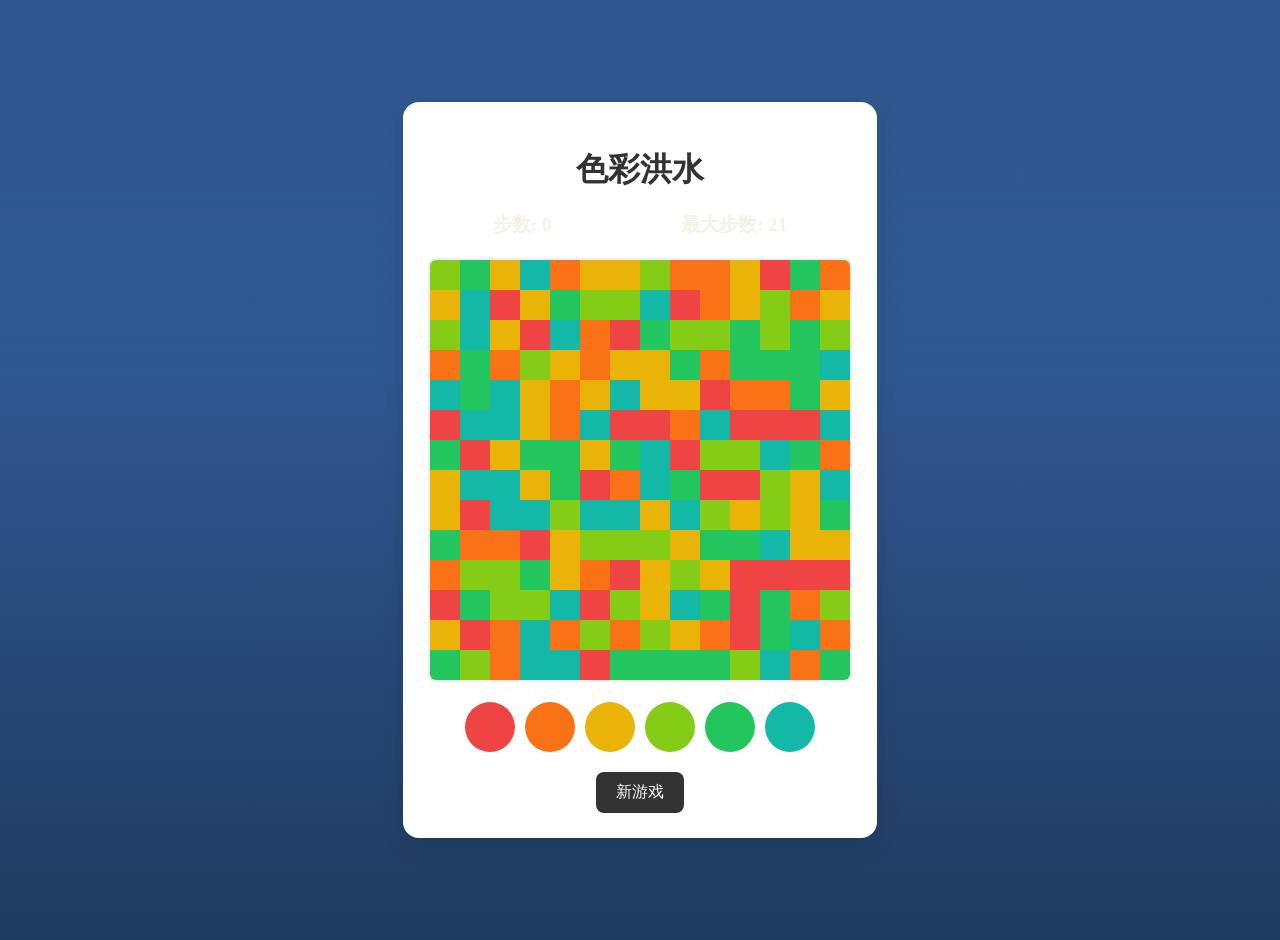
<file: static/playing/color-flood/index.html>
<title>色彩洪水</title>
    <link href="https://fonts.googleapis.com/css2?family=Montserrat:wght@400;600&display=swap" rel="stylesheet">
    <style>
        body {
            font-family: 'Montserrat', sans-serif;
            background-color: #f0f2f5;
            margin: 0;
            padding: 20px;
            display: flex;
            justify-content: center;
            align-items: center;
            min-height: 100vh;
        }
        .game-container {
            background: #fff;
            padding: 25px;
            border-radius: 16px;
            box-shadow: 0 8px 24px rgba(0,0,0,0.1);
            text-align: center;
        }
        h1 {
            color: #333;
            margin-bottom: 20px;
        }
        .game-info {
            display: flex;
            justify-content: space-around;
            margin-bottom: 20px;
            font-size: 1.2em;
            font-weight: 600;
        }
        #board {
            display: grid;
            border: 2px solid #eee;
            border-radius: 8px;
            overflow: hidden;
            margin-bottom: 20px;
        }
        .cell {
            width: 30px;
            height: 30px;
            transition: background-color 0.2s ease-in-out;
        }
        .controls {
            display: flex;
            justify-content: center;
            gap: 10px;
        }
        .color-btn {
            width: 50px;
            height: 50px;
            border: 2px solid transparent;
            border-radius: 50%;
            cursor: pointer;
            transition: transform 0.2s, border-color 0.2s;
        }
        .color-btn:hover {
            transform: scale(1.1);
        }
        .color-btn.active {
            border-color: #333;
        }
        #restart-btn {
            margin-top: 20px;
            padding: 10px 20px;
            border: none;
            background: #333;
            color: #fff;
            border-radius: 8px;
            font-size: 1em;
            cursor: pointer;
        }
    </style>
    <script src="../theme-loader.js"></script>
</head>
<body>
    <div class="game-container">
        <h1>色彩洪水</h1>
        <div class="game-info">
            <div>步数: <span id="moves">0</span></div>
            <div>最大步数: <span id="max-moves">0</span></div>
        </div>
        <div id="board"></div>
        <div class="controls" id="controls"></div>
        <button id="restart-btn">新游戏</button>
    </div>

    <script>
        const boardElement = document.getElementById('board');
        const controlsElement = document.getElementById('controls');
        const movesElement = document.getElementById('moves');
        const maxMovesElement = document.getElementById('max-moves');
        const restartBtn = document.getElementById('restart-btn');

        const BOARD_SIZE = 14;
        const COLORS = ['#ef4444', '#f97316', '#eab308', '#84cc16', '#22c55e', '#14b8a6'];
        let board = [];
        let moves = 0;
        let maxMoves = 0;

        function createBoard() {
            board = [];
            boardElement.innerHTML = '';
            boardElement.style.gridTemplateColumns = `repeat(${BOARD_SIZE}, 1fr)`;
            for (let i = 0; i < BOARD_SIZE * BOARD_SIZE; i++) {
                const colorIndex = Math.floor(Math.random() * COLORS.length);
                board.push(colorIndex);
                const cell = document.createElement('div');
                cell.classList.add('cell');
                cell.style.backgroundColor = COLORS[colorIndex];
                boardElement.appendChild(cell);
            }
        }

        function createControls() {
            controlsElement.innerHTML = '';
            COLORS.forEach((color, index) => {
                const button = document.createElement('button');
                button.classList.add('color-btn');
                button.style.backgroundColor = color;
                button.dataset.colorIndex = index;
                button.addEventListener('click', () => handleColorChoice(index));
                controlsElement.appendChild(button);
            });
        }

        function handleColorChoice(newColorIndex) {
            const startColorIndex = board[0];
            if (newColorIndex === startColorIndex) return;

            moves++;
            flood(0, 0, startColorIndex, newColorIndex);
            updateBoard();
            updateGameInfo();

            if (isGameWon()) {
                setTimeout(() => alert(`你在 ${moves} 步内取得了胜利！`), 100);
            }
        }

        function flood(x, y, targetColor, replacementColor) {
            if (x < 0 || x >= BOARD_SIZE || y < 0 || y >= BOARD_SIZE) return;
            const index = y * BOARD_SIZE + x;
            if (board[index] !== targetColor) return;

            board[index] = replacementColor;

            flood(x + 1, y, targetColor, replacementColor);
            flood(x - 1, y, targetColor, replacementColor);
            flood(x, y + 1, targetColor, replacementColor);
            flood(x, y - 1, targetColor, replacementColor);
        }

        function updateBoard() {
            for (let i = 0; i < board.length; i++) {
                boardElement.children[i].style.backgroundColor = COLORS[board[i]];
            }
        }

        function updateGameInfo() {
            movesElement.textContent = moves;
        }

        function isGameWon() {
            const firstColor = board[0];
            return board.every(color => color === firstColor);
        }

        function newGame() {
            moves = 0;
            maxMoves = Math.floor(BOARD_SIZE * 1.5);
            movesElement.textContent = moves;
            maxMovesElement.textContent = maxMoves;
            createBoard();
            createControls();
        }

        restartBtn.addEventListener('click', newGame);

        newGame();
    </script>
</body>
</html>
</file>
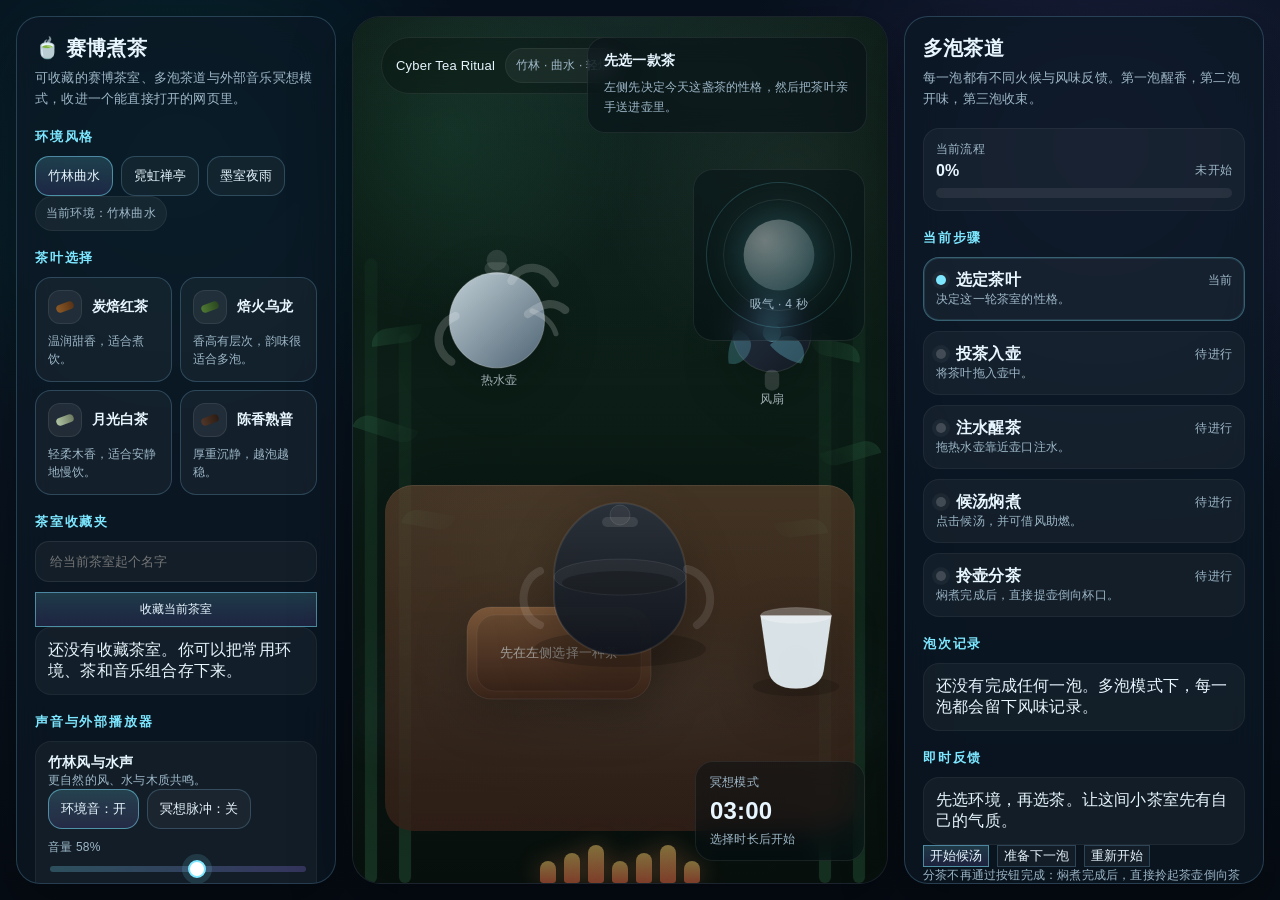
<file: static/playing/cyber-tea/index.html>
<!DOCTYPE html>
<html lang="zh-CN">
<head>
  <meta charset="UTF-8" />
  <meta name="viewport" content="width=device-width, initial-scale=1.0" />
  <title>赛博煮茶</title>
  <link rel="stylesheet" href="index.css" />
</head>
<body>
  <div class="app">
    <aside class="panel left-panel">
      <div class="panel-inner">
        <h1 class="title">🍵 赛博煮茶</h1>
        <p class="subtitle">可收藏的赛博茶室、多泡茶道与外部音乐冥想模式，收进一个能直接打开的网页里。</p>

        <section class="section">
          <h3>环境风格</h3>
          <div class="pill-row" id="themePills"></div>
          <div class="chip" id="envChip">当前环境：竹林曲水</div>
        </section>

        <section class="section">
          <h3>茶叶选择</h3>
          <div class="tea-row" id="teaCards"></div>
        </section>

        <section class="section">
          <h3>茶室收藏夹</h3>
          <div class="save-room">
            <input id="roomNameInput" type="text" placeholder="给当前茶室起个名字" maxlength="20" />
            <button class="action-btn primary small" id="saveRoomBtn">收藏当前茶室</button>
          </div>
          <div class="saved-rooms" id="savedRooms"></div>
        </section>

        <section class="section">
          <h3>声音与外部播放器</h3>
          <div class="mini-player">
            <div class="track-name" id="trackName">竹林风与水声</div>
            <div class="muted tiny" id="trackDesc">内置环境音可直接使用，也可加载外部可嵌入播放器。</div>

            <div class="toggle-row">
              <button class="toggle active" id="audioToggle">环境音：开</button>
              <button class="toggle" id="musicToggle">冥想脉冲：关</button>
            </div>

            <div class="slider-wrap">
              <label class="tiny muted">音量 <span id="volumeVal">58%</span></label>
              <input id="volumeRange" type="range" min="0" max="100" value="58" />
            </div>

            <div class="embed-box">
              <input id="embedInput" type="url" placeholder="粘贴可嵌入播放器链接（如可公开 iframe 链接）" />
              <div class="toggle-row">
                <button class="action-btn small" id="loadEmbedBtn">加载外部播放器</button>
                <button class="action-btn small" id="clearEmbedBtn">清空</button>
              </div>
            </div>
            <div class="tiny muted">提示：网易云 / QQ 音乐是否可嵌入，取决于平台公开 iframe 支持与浏览器限制。</div>
          </div>
        </section>

        <section class="section">
          <h3>火候与状态</h3>
          <div class="slider-wrap">
            <label class="tiny muted">默认火力 <span id="heatVal">48%</span></label>
            <input id="heatRange" type="range" min="0" max="100" value="48" />
          </div>

          <div class="status-grid">
            <div class="stat"><span class="tiny muted">当前水温</span><b id="tempStat">22°C</b></div>
            <div class="stat"><span class="tiny muted">茶汤浓度</span><b id="strengthStat">0%</b></div>
            <div class="stat"><span class="tiny muted">静心值</span><b id="calmStat">18</b></div>
            <div class="stat"><span class="tiny muted">当前泡数</span><b id="infusionStat">1 / 3</b></div>
          </div>
        </section>
      </div>
    </aside>

    <main class="center-stage">
      <div class="toast" id="toast"></div>
      <div class="scene theme-bamboo" id="scene">
        <div class="stream-lines"></div>
        <div class="steam-layer" id="steamLayer"></div>
        <div class="particles" id="particleLayer"></div>
        <div class="bamboo left">
          <i class="leaf" style="left:34px;top:72px;transform:rotate(-8deg)"></i>
          <i class="leaf" style="left:18px;top:152px;width:64px;transform:rotate(18deg)"></i>
          <i class="leaf" style="left:66px;top:248px;transform:rotate(10deg)"></i>
        </div>
        <div class="bamboo right">
          <i class="leaf" style="left:32px;top:88px;transform:rotate(-12deg)"></i>
          <i class="leaf" style="left:14px;top:178px;width:60px;transform:rotate(16deg)"></i>
          <i class="leaf" style="left:66px;top:258px;transform:rotate(7deg)"></i>
        </div>

        <div class="center-label">
          <span>Cyber Tea Ritual</span>
          <span class="env-badge" id="sceneBadge">竹林 · 曲水 · 轻烟</span>
        </div>

        <div class="ritual-note">
          <h4 id="ritualTitle">先选一款茶</h4>
          <p id="ritualHint">左侧先决定今天这盏茶的性格，然后把茶叶亲手送进壶里。</p>
        </div>

        <div class="breath-float">
          <div class="breath-ring">
            <div class="breath-core" id="breathCore"></div>
            <div class="breath-text" id="breathText">吸气 · 4 秒</div>
          </div>
        </div>

        <div class="meditation-float" id="meditationFloat">
          <div class="tiny muted">冥想模式</div>
          <div class="meditation-time" id="meditationTime">未开始</div>
          <div class="tiny muted" id="meditationState">选择时长后开始</div>
        </div>

        <div class="table-zone"></div>
        <div class="drop-zone pot-zone" id="potZone"></div>
        <div class="drop-zone fire-zone" id="fireZone"></div>
        <div class="drop-zone cup-zone" id="cupZone"></div>

        <div class="workbench">
          <div class="thing tray-wrap" id="trayWrap"></div>
          <div class="thing pot-wrap" id="potWrap"></div>
          <div class="thing cup-wrap" id="cupWrap"></div>
          <div class="thing kettle-wrap" id="kettleWrap" data-grabbable="true"></div>
          <div class="thing fan-wrap" id="fanWrap" data-grabbable="true"></div>
          <div class="pour-stream" id="pourStream"></div>
          <div class="embers" id="embers"></div>
        </div>

        <div class="external-player-card" id="externalPlayerCard">
          <div class="external-head">
            <span>外部音乐播放器</span>
            <button id="togglePlayerBtn" class="toggle small">隐藏</button>
          </div>
          <div class="external-frame-wrap" id="externalFrameWrap">
            <iframe id="externalFrame" title="外部音乐播放器"></iframe>
          </div>
        </div>
      </div>
    </main>

    <aside class="panel right-panel">
      <div class="panel-inner">
        <h2 class="title">多泡茶道</h2>
        <p class="subtitle">每一泡都有不同火候与风味反馈。第一泡醒香，第二泡开味，第三泡收束。</p>

        <section class="section">
          <div class="progress-card">
            <div class="tiny muted">当前流程</div>
            <div class="progress-head">
              <strong id="progressLabel">0%</strong>
              <span class="tiny muted" id="teaSummary">未开始</span>
            </div>
            <div class="progress-bar"><div class="progress-fill" id="progressFill"></div></div>
          </div>
        </section>

        <section class="section">
          <h3>当前步骤</h3>
          <div class="steps" id="steps"></div>
        </section>

        <section class="section">
          <h3>泡次记录</h3>
          <div class="infusion-history" id="infusionHistory"></div>
        </section>

        <section class="section">
          <h3>即时反馈</h3>
          <div class="guide" id="feedbackBox">先选茶，再开始这一轮赛博茶室。</div>
          <div class="action-row">
            <button class="action-btn primary" id="brewBtn">开始候汤</button>
            <button class="action-btn" id="nextInfusionBtn">准备下一泡</button>
            <button class="action-btn" id="resetBtn">重新开始</button>
          </div>
          <div class="tiny muted">分茶不再通过按钮完成：焖煮完成后，直接拎起茶壶倒向茶杯。</div>
        </section>

        <section class="section">
          <h3>冥想模式</h3>
          <div class="toggle-row">
            <button class="pill active" data-minutes="3">3 分钟</button>
            <button class="pill" data-minutes="5">5 分钟</button>
            <button class="pill" data-minutes="10">10 分钟</button>
          </div>
          <div class="toggle-row" style="margin-top:10px;">
            <button class="action-btn small primary" id="startMeditationBtn">开始冥想</button>
            <button class="action-btn small" id="pauseMeditationBtn">暂停</button>
            <button class="action-btn small" id="resetMeditationBtn">重置</button>
          </div>
          <div class="guide">冥想模式会持续显示倒计时与呼吸节奏，你可以把网页当作一个轻量静心空间。</div>
        </section>

        <section class="section">
          <h3>操作提示</h3>
          <div class="guide">
            1. 选茶后，将茶叶拖入壶中。<br />
            2. 拖热水壶到壶口注水。<br />
            3. 拖风扇到风炉附近可短暂助燃。<br />
            4. 点击“开始候汤”。<br />
            5. 焖煮完成后，直接拎起茶壶拖到杯口分茶。<br />
            6. 想继续第二泡、第三泡，点击“准备下一泡”后再次注水。<br />
          </div>
        </section>
      </div>
    </aside>
  </div>

  <script src="index.js"></script>
</body>
</html>
</file>
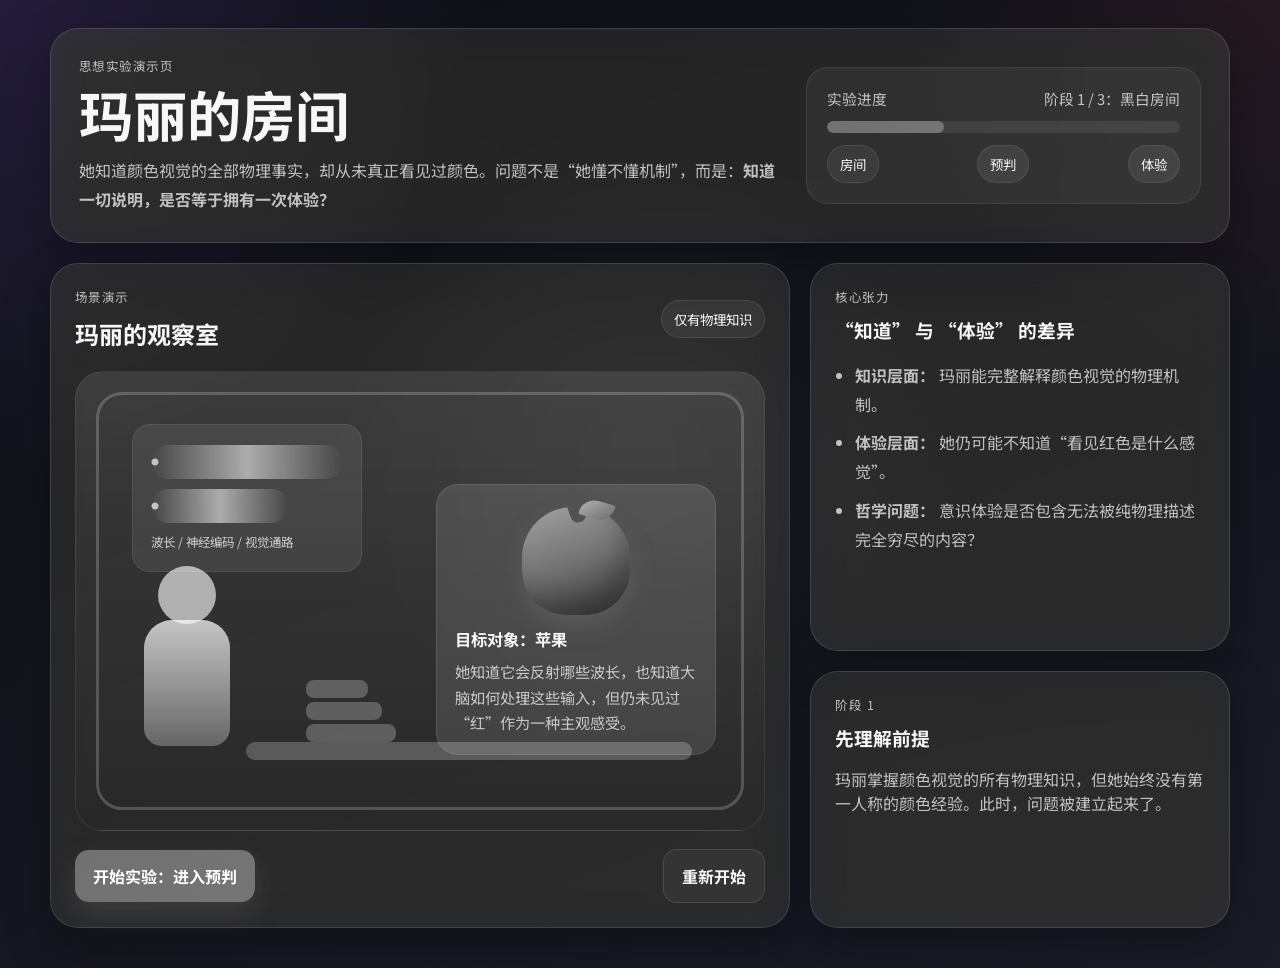
<file: static/playing/marys-room/index.html>
<!DOCTYPE html>
<html lang="zh-CN">
<head>
  <meta charset="UTF-8">
  <meta name="viewport" content="width=device-width, initial-scale=1.0">
  <title>玛丽的房间｜知识与体验</title>
  <link rel="preconnect" href="https://fonts.googleapis.com">
  <link rel="preconnect" href="https://fonts.gstatic.com" crossorigin>
  <link href="https://fonts.googleapis.com/css2?family=Noto+Sans+SC:wght@400;500;700;800&display=swap" rel="stylesheet">
  <link rel="stylesheet" href="index.css">
</head>
<body class="phase-room">
  <div class="page-glow"></div>

  <main class="app-shell">
    <header class="hero card bw-surface">
      <div class="hero-copy">
        <p class="eyebrow">思想实验演示页</p>
        <h1>玛丽的房间</h1>
        <p class="subtitle">
          她知道颜色视觉的全部物理事实，却从未真正看见过颜色。问题不是“她懂不懂机制”，而是：<strong>知道一切说明，是否等于拥有一次体验？</strong>
        </p>
      </div>
      <div class="progress-panel">
        <div class="progress-meta">
          <span>实验进度</span>
          <span id="phase-label">阶段 1 / 3：黑白房间</span>
        </div>
        <div class="progress-bar">
          <div id="progress-fill"></div>
        </div>
        <div class="progress-tags">
          <span class="tag active">房间</span>
          <span class="tag">预判</span>
          <span class="tag">体验</span>
        </div>
      </div>
    </header>

    <section class="layout-grid">
      <section class="scene card bw-surface">
        <div class="scene-header">
          <div>
            <p class="mini-label">场景演示</p>
            <h2>玛丽的观察室</h2>
          </div>
          <div class="status-pill" id="status-pill">仅有物理知识</div>
        </div>

        <div class="room-visual" id="room-visual">
          <div class="room-frame"></div>
          <div class="mary-silhouette">
            <span class="mary-head"></span>
            <span class="mary-body"></span>
          </div>
          <div class="desk"></div>
          <div class="book-stack">
            <span></span><span></span><span></span>
          </div>
          <div class="wave-board">
            <div class="wave-line"></div>
            <div class="wave-line short"></div>
            <div class="wave-label">波长 / 神经编码 / 视觉通路</div>
          </div>
          <div class="apple-zone">
            <div class="apple-card bw-surface" id="apple-card">
              <div class="apple" aria-hidden="true"></div>
              <div class="apple-copy">
                <strong id="apple-title">目标对象：苹果</strong>
                <p id="apple-desc">她知道它会反射哪些波长，也知道大脑如何处理这些输入，但仍未见过“红”作为一种主观感受。</p>
              </div>
            </div>
          </div>
          <div class="color-bloom" id="color-bloom"></div>
        </div>

        <div class="scene-actions">
          <button id="advance-btn" class="primary-btn">开始实验：进入预判</button>
          <button id="restart-btn" class="ghost-btn" type="button">重新开始</button>
        </div>
      </section>

      <aside class="panel-stack">
        <section class="card info-card bw-surface">
          <p class="mini-label">核心张力</p>
          <h3>“知道” 与 “体验” 的差异</h3>
          <ul class="idea-list">
            <li><strong>知识层面：</strong> 玛丽能完整解释颜色视觉的物理机制。</li>
            <li><strong>体验层面：</strong> 她仍可能不知道“看见红色是什么感觉”。</li>
            <li><strong>哲学问题：</strong> 意识体验是否包含无法被纯物理描述完全穷尽的内容？</li>
          </ul>
        </section>

        <section class="card step-card bw-surface" id="step-card">
          <p class="mini-label" id="step-kicker">阶段 1</p>
          <h3 id="step-title">先理解前提</h3>
          <p id="step-description">
            当前版本里，点击一次就结束了。升级后我们把体验拆成三个步骤：进入问题、做出预判、再经历“第一次看到红色”的瞬间。
          </p>
        </section>
      </aside>
    </section>

    <section class="quiz card bw-surface hidden" id="quiz-section">
      <div class="section-heading">
        <div>
          <p class="mini-label">阶段 2</p>
          <h2>在看到颜色之前，你怎么判断？</h2>
        </div>
        <p class="section-note">先做一次选择，再让玛丽走出房间。</p>
      </div>

      <div class="choice-grid" id="prediction-options">
        <button class="choice-card" data-choice="new">
          <span class="choice-title">她会学到新的东西</span>
          <span class="choice-text">因为“红色的体验感”此前从未进入她的意识。</span>
        </button>
        <button class="choice-card" data-choice="none">
          <span class="choice-title">她不会学到新东西</span>
          <span class="choice-text">她早已掌握所有事实，看到颜色只是事实实例化。</span>
        </button>
        <button class="choice-card" data-choice="unsure">
          <span class="choice-title">我暂时无法判断</span>
          <span class="choice-text">这正是这个思想实验最迷人的地方。</span>
        </button>
      </div>

      <div class="choice-feedback" id="prediction-feedback">
        请选择一个立场，系统会记录你的预判，并在最后生成你的思考摘要。
      </div>

      <div class="quiz-actions">
        <button id="reveal-btn" class="primary-btn" disabled>让玛丽第一次看到红色</button>
      </div>
    </section>

    <section class="reveal card hidden" id="reveal-section">
      <div class="section-heading">
        <div>
          <p class="mini-label">阶段 3</p>
          <h2>第一次经验到红色</h2>
        </div>
        <p class="section-note">这里不再只是一句提问，而是一次“前后对照”。</p>
      </div>

      <div class="compare-grid">
        <article class="compare-card before">
          <p class="compare-label">走出房间之前</p>
          <h3>拥有全部物理描述</h3>
          <p>玛丽能够解释颜色产生、传递、加工与命名，但她的知识仍停留在第三人称说明。</p>
        </article>
        <article class="compare-card after">
          <p class="compare-label">走出房间之后</p>
          <h3>获得第一人称体验</h3>
          <p>她第一次知道“原来这就是红色看起来的感觉”。这不是公式更新，而是感受被点亮。</p>
        </article>
      </div>

      <div class="reflection-box" id="reflection-box">
        <h3>你的实验摘要</h3>
        <p id="summary-text">等待你的选择生成总结。</p>
      </div>
    </section>
  </main>

  <script src="index.js"></script>
</body>
</html>
</file>
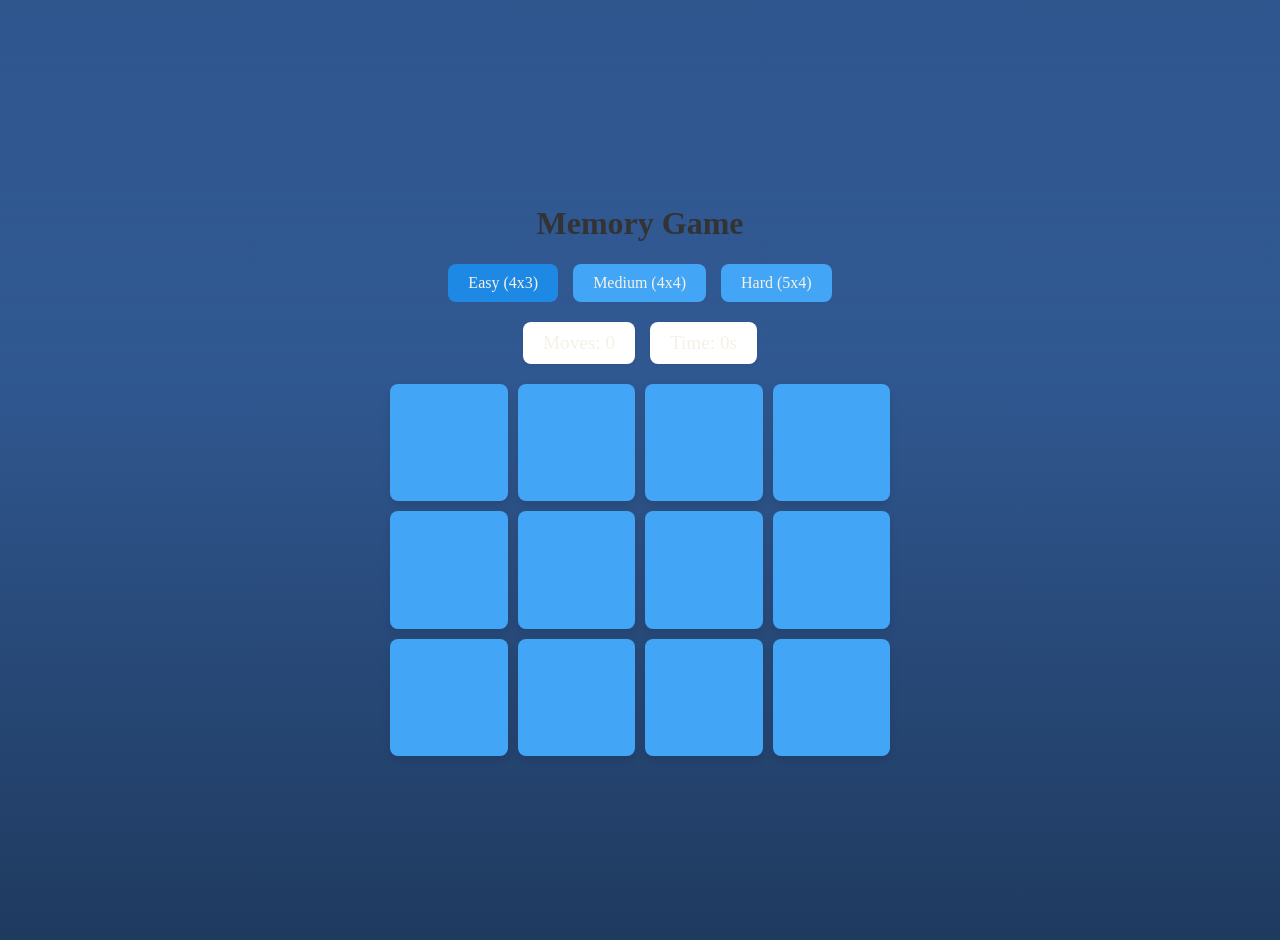
<file: static/playing/memory/index.html>
<!DOCTYPE html>
<html lang="en">
<head>
    <meta charset="UTF-8">
    <meta name="viewport" content="width=device-width, initial-scale=1.0">
    <title>Modern Memory Game</title>
    <link href="https://fonts.googleapis.com/css2?family=Roboto+Mono:wght@400;700&display=swap" rel="stylesheet">
    <style>
        :root {
            --card-size: 100px;
            --gap-size: 10px;
        }
        body {
            font-family: 'Roboto Mono', monospace;
            background-color: #f0f2f5;
            margin: 0;
            padding: 20px;
            display: flex;
            justify-content: center;
            align-items: center;
            min-height: 100vh;
        }
        .game-wrapper {
            width: 100%;
            max-width: 500px;
            text-align: center;
        }
        h1 {
            color: #333;
        }
        .game-settings, .game-stats {
            display: flex;
            justify-content: center;
            gap: 15px;
            margin: 20px 0;
            flex-wrap: wrap;
        }
        .game-stats div {
            background: #fff;
            padding: 10px 20px;
            border-radius: 8px;
            box-shadow: 0 2px 4px rgba(0,0,0,0.05);
            font-size: 1.2em;
        }
        .game-grid {
            display: grid;
            gap: var(--gap-size);
            perspective: 1000px;
        }
        .card {
            background-color: transparent;
            aspect-ratio: 1 / 1;
            cursor: pointer;
        }
        .card-inner {
            position: relative;
            width: 100%;
            height: 100%;
            transition: transform 0.6s;
            transform-style: preserve-3d;
            border-radius: 8px;
            box-shadow: 0 4px 8px rgba(0,0,0,0.1);
        }
        .card.flipped .card-inner {
            transform: rotateY(180deg);
        }
        .card-front, .card-back {
            position: absolute;
            width: 100%;
            height: 100%;
            -webkit-backface-visibility: hidden;
            backface-visibility: hidden;
            border-radius: 8px;
            display: flex;
            justify-content: center;
            align-items: center;
            font-size: 2.5em;
            font-weight: 700;
        }
        .card-front {
            background: #42a5f5;
        }
        .card-back {
            background-color: #66bb6a;
            color: white;
            transform: rotateY(180deg);
        }
        .card.flipped.matched .card-inner {
            transform: rotateY(180deg) scale(0.95);
        }
        .card.matched .card-back {
            background-color: #ffa726; /* Matched color */
        }
        button {
            background-color: #42a5f5;
            color: white;
            border: none;
            padding: 10px 20px;
            border-radius: 8px;
            cursor: pointer;
            font-size: 1em;
            font-family: 'Roboto Mono', monospace;
            transition: background-color 0.3s ease;
        }
        button:hover, button.active {
            background-color: #1e88e5;
        }
        .win-overlay {
            display: none;
            position: fixed;
            top: 0;
            left: 0;
            width: 100%;
            height: 100%;
            background: rgba(0,0,0,0.6);
            justify-content: center;
            align-items: center;
            color: white;
            text-align: center;
        }
        .win-modal {
            background: #fff;
            color: #333;
            padding: 40px;
            border-radius: 16px;
        }
    </style>
    <script src="../theme-loader.js"></script>
</head>
<body>
    <div class="game-wrapper">
        <h1>Memory Game</h1>
        <div class="game-settings">
            <button id="diff-easy" class="active">Easy (4x3)</button>
            <button id="diff-medium">Medium (4x4)</button>
            <button id="diff-hard">Hard (5x4)</button>
        </div>
        <div class="game-stats">
            <div class="moves">Moves: <span id="moves">0</span></div>
            <div class="timer">Time: <span id="timer">0s</span></div>
        </div>
        <div class="game-grid" id="gameGrid"></div>
    </div>

    <div class="win-overlay" id="win-overlay">
        <div class="win-modal">
            <h2>Congratulations!</h2>
            <p>You won in <span id="win-moves"></span> moves and <span id="win-time"></span> seconds.</p>
            <button id="win-restart">Play Again</button>
        </div>
    </div>

    <script>
        const difficulties = {
            easy: { pairs: 6, cols: 4 },
            medium: { pairs: 8, cols: 4 },
            hard: { pairs: 10, cols: 5 },
        };
        let currentDifficulty = 'easy';
        let cards = [];
        let flippedCards = [];
        let moves = 0;
        let pairsFound = 0;
        let timerInterval = null;
        let noMatchTimeout = null;
        let seconds = 0;

        const gameGrid = document.getElementById('gameGrid');
        const movesEl = document.getElementById('moves');
        const timerEl = document.getElementById('timer');

        function createGame(difficulty) {
            currentDifficulty = difficulty;
            const { pairs, cols } = difficulties[difficulty];
            const numbers = [...Array(pairs).keys()].map(n => n + 1);
            cards = [...numbers, ...numbers].sort(() => Math.random() - 0.5);
            
            gameGrid.innerHTML = '';
            gameGrid.style.gridTemplateColumns = `repeat(${cols}, 1fr)`;
            
            cards.forEach((num, index) => {
                const card = document.createElement('div');
                card.className = 'card';
                card.dataset.index = index;
                card.innerHTML = `
                    <div class="card-inner">
                        <div class="card-front"></div>
                        <div class="card-back">${num}</div>
                    </div>
                `;
                card.addEventListener('click', () => flipCard(card));
                gameGrid.appendChild(card);
            });
            resetStats();
        }

        function flipCard(card) {
            if (card.classList.contains('flipped') || card.classList.contains('matched')) {
                return;
            }

            // If two cards are already open (a pending non-match),
            // flip the FIRST card back down and keep the second one open.
            if (flippedCards.length === 2) {
                clearTimeout(noMatchTimeout);
                noMatchTimeout = null;
                const firstCard = flippedCards.shift(); // Get and remove the first card from the array
                firstCard.classList.remove('flipped');
            }

            if (timerInterval === null) {
                startTimer();
            }

            card.classList.add('flipped');
            flippedCards.push(card);

            if (flippedCards.length === 2) {
                moves++;
                movesEl.textContent = moves;
                checkMatch();
            }
        }

        function checkMatch() {
            const [card1, card2] = flippedCards;
            const match = cards[card1.dataset.index] === cards[card2.dataset.index];

            if (match) {
                setTimeout(() => {
                    card1.classList.add('matched');
                    card2.classList.add('matched');
                    pairsFound++;
                    flippedCards = [];
                    if (pairsFound === difficulties[currentDifficulty].pairs) {
                        endGame();
                    }
                }, 500);
            } else {
                noMatchTimeout = setTimeout(() => {
                    card1.classList.remove('flipped');
                    card2.classList.remove('flipped');
                    flippedCards = [];
                    noMatchTimeout = null;
                }, 1200);
            }
        }

        function startTimer() {
            timerInterval = setInterval(() => {
                seconds++;
                timerEl.textContent = `${seconds}s`;
            }, 1000);
        }

        function resetStats() {
            moves = 0;
            pairsFound = 0;
            seconds = 0;
            movesEl.textContent = moves;
            timerEl.textContent = `${seconds}s`;
            clearInterval(timerInterval);
            clearTimeout(noMatchTimeout);
            timerInterval = null;
            noMatchTimeout = null;
            flippedCards = [];
        }

        function endGame() {
            clearInterval(timerInterval);
            clearTimeout(noMatchTimeout);
            document.getElementById('win-moves').textContent = moves;
            document.getElementById('win-time').textContent = seconds;
            document.getElementById('win-overlay').style.display = 'flex';
        }

        // Difficulty buttons
        document.querySelectorAll('.game-settings button').forEach(btn => {
            btn.addEventListener('click', () => {
                document.querySelector('.game-settings button.active').classList.remove('active');
                btn.classList.add('active');
                createGame(btn.id.replace('diff-', ''));
            });
        });

        // Win modal restart
        document.getElementById('win-restart').addEventListener('click', () => {
            document.getElementById('win-overlay').style.display = 'none';
            createGame(currentDifficulty);
        });

        // Initial game setup
        createGame(currentDifficulty);
    </script>
</body>
</html>
</file>
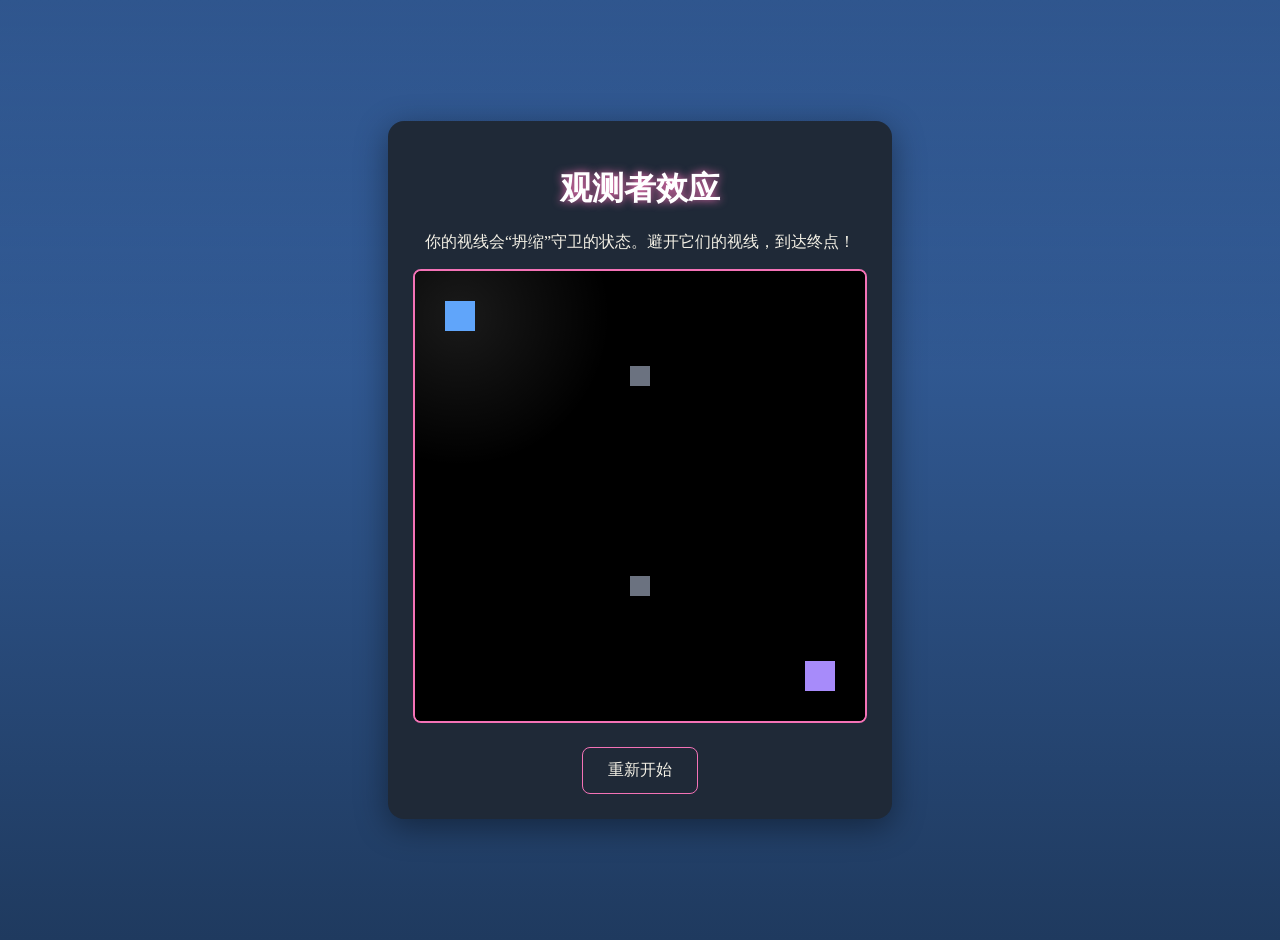
<file: static/playing/observer-effect/index.html>
<!DOCTYPE html>
<html lang="zh">
<head>
    <meta charset="UTF-8">
    <meta name="viewport" content="width=device-width, initial-scale=1.0">
    <title>观测者效应</title>
    <link href="https://fonts.googleapis.com/css2?family=Noto+Sans+SC:wght@400;700&display=swap" rel="stylesheet">
    <style>
        body {
            font-family: 'Noto Sans SC', sans-serif;
            background-color: #111827;
            color: #e5e7eb;
            margin: 0;
            padding: 20px;
            display: flex;
            flex-direction: column;
            justify-content: center;
            align-items: center;
            min-height: 100vh;
        }
        .game-container {
            background: #1f2937;
            padding: 25px;
            border-radius: 16px;
            box-shadow: 0 8px 32px rgba(0,0,0,0.4);
            text-align: center;
        }
        h1 {
            color: #fff;
            text-shadow: 0 0 8px #f472b6;
        }
        #game-canvas {
            background: #000;
            border: 2px solid #f472b6;
            border-radius: 8px;
        }
        .controls {
            margin-top: 20px;
        }
        button {
            padding: 12px 25px;
            border: 1px solid #f472b6;
            background: transparent;
            color: #f472b6;
            border-radius: 8px;
            font-size: 1em;
            cursor: pointer;
            transition: background 0.3s, color 0.3s;
        }
        button:hover {
            background: #f472b6;
            color: #1f2937;
        }
    </style>
    <script src="../theme-loader.js"></script>
</head>
<body>
    <div class="game-container">
        <h1>观测者效应</h1>
        <p>你的视线会“坍缩”守卫的状态。避开它们的视线，到达终点！</p>
        <canvas id="game-canvas"></canvas>
        <div class="controls">
            <button id="restart-btn">重新开始</button>
        </div>
    </div>

    <script>
        const canvas = document.getElementById('game-canvas');
        const ctx = canvas.getContext('2d');
        const restartBtn = document.getElementById('restart-btn');

        const GRID_SIZE = 15;
        const CELL_SIZE = 30;
        canvas.width = canvas.height = GRID_SIZE * CELL_SIZE;

        const LEVELS = [
            { guards: [{x: 7, y: 3, states: ['left', 'right']}, {x: 7, y: 10, states: ['up', 'down']}] },
            { guards: [{x: 3, y: 5, states: ['up', 'down']}, {x: 11, y: 5, states: ['up', 'down']}, {x: 7, y: 12, states: ['left', 'right']}] }
        ];
        let currentLevel = 0;

        let player, exit, guards, walls;

        function initLevel(levelIndex) {
            player = { x: 1, y: 1 };
            exit = { x: GRID_SIZE - 2, y: GRID_SIZE - 2 };
            guards = LEVELS[levelIndex].guards.map(g => ({ ...g, collapsedState: null }));
            walls = []; // Add wall generation for more complex levels later
            draw();
        }

        function draw() {
            ctx.fillStyle = '#000';
            ctx.fillRect(0, 0, canvas.width, canvas.height);

            // Draw Player's line of sight
            const visionRadius = CELL_SIZE * 5;
            const visionGradient = ctx.createRadialGradient( (player.x + 0.5) * CELL_SIZE, (player.y + 0.5) * CELL_SIZE, 0, (player.x + 0.5) * CELL_SIZE, (player.y + 0.5) * CELL_SIZE, visionRadius );
            visionGradient.addColorStop(0, 'rgba(255, 255, 255, 0.1)');
            visionGradient.addColorStop(1, 'rgba(255, 255, 255, 0)');
            ctx.fillStyle = visionGradient;
            ctx.fillRect(0, 0, canvas.width, canvas.height);

            // Draw exit
            ctx.fillStyle = '#a78bfa';
            ctx.fillRect(exit.x * CELL_SIZE, exit.y * CELL_SIZE, CELL_SIZE, CELL_SIZE);

            // Draw player
            ctx.fillStyle = '#60a5fa';
            ctx.fillRect(player.x * CELL_SIZE, player.y * CELL_SIZE, CELL_SIZE, CELL_SIZE);

            // Draw guards and their line of sight
            guards.forEach(guard => {
                // Collapse state if observed
                if (isInPlayerVision(guard) && !guard.collapsedState) {
                    guard.collapsedState = guard.states[Math.floor(Math.random() * guard.states.length)];
                }

                ctx.fillStyle = guard.collapsedState ? '#f472b6' : '#6b7280'; // Pink if collapsed, gray if superposition
                ctx.fillRect(guard.x * CELL_SIZE + 5, guard.y * CELL_SIZE + 5, CELL_SIZE - 10, CELL_SIZE - 10);

                // Draw guard's vision cone if collapsed
                if (guard.collapsedState) {
                    ctx.fillStyle = 'rgba(244, 114, 182, 0.3)';
                    ctx.beginPath();
                    const gx = (guard.x + 0.5) * CELL_SIZE;
                    const gy = (guard.y + 0.5) * CELL_SIZE;
                    ctx.moveTo(gx, gy);
                    switch (guard.collapsedState) {
                        case 'up': ctx.lineTo(gx - CELL_SIZE * 2, gy - CELL_SIZE * 4); ctx.lineTo(gx + CELL_SIZE * 2, gy - CELL_SIZE * 4); break;
                        case 'down': ctx.lineTo(gx - CELL_SIZE * 2, gy + CELL_SIZE * 4); ctx.lineTo(gx + CELL_SIZE * 2, gy + CELL_SIZE * 4); break;
                        case 'left': ctx.lineTo(gx - CELL_SIZE * 4, gy - CELL_SIZE * 2); ctx.lineTo(gx - CELL_SIZE * 4, gy + CELL_SIZE * 2); break;
                        case 'right': ctx.lineTo(gx + CELL_SIZE * 4, gy - CELL_SIZE * 2); ctx.lineTo(gx + CELL_SIZE * 4, gy + CELL_SIZE * 2); break;
                    }
                    ctx.closePath();
                    ctx.fill();
                }
            });
        }

        function isInPlayerVision(target) {
            const dist = Math.sqrt(Math.pow(player.x - target.x, 2) + Math.pow(player.y - target.y, 2));
            return dist < 5;
        }

        function isPlayerCaught() {
            for (const guard of guards) {
                if (!guard.collapsedState) continue;
                // Simple bounding box check for vision cone
                if (isPointInTriangle(player.x, player.y, guard)) return true;
            }
            return false;
        }
        
        // A helper function to check if player is inside a guard's vision triangle
        function isPointInTriangle(px, py, guard) {
            const gx = guard.x, gy = guard.y;
            let p0, p1, p2;
            switch (guard.collapsedState) {
                case 'up': p0 = {x: gx, y: gy}; p1 = {x: gx - 2, y: gy - 4}; p2 = {x: gx + 2, y: gy - 4}; break;
                case 'down': p0 = {x: gx, y: gy}; p1 = {x: gx - 2, y: gy + 4}; p2 = {x: gx + 2, y: gy + 4}; break;
                case 'left': p0 = {x: gx, y: gy}; p1 = {x: gx - 4, y: gy - 2}; p2 = {x: gx - 4, y: gy + 2}; break;
                case 'right': p0 = {x: gx, y: gy}; p1 = {x: gx + 4, y: gy - 2}; p2 = {x: gx + 4, y: gy + 2}; break;
                default: return false;
            }
            const s = p0.y * p2.x - p0.x * p2.y + (p2.y - p0.y) * px + (p0.x - p2.x) * py;
            const t = p0.x * p1.y - p0.y * p1.x + (p0.y - p1.y) * px + (p1.x - p0.x) * py;

            if ((s < 0) !== (t < 0) && s !== 0 && t !== 0) return false;
            const A = -p1.y * p2.x + p0.y * (p2.x - p1.x) + p0.x * (p1.y - p2.y) + p1.x * p2.y;
            return A < 0 ? (s <= 0 && s + t >= A) : (s >= 0 && s + t <= A);
        }

        function movePlayer(dx, dy) {
            const newX = player.x + dx;
            const newY = player.y + dy;

            if (newX < 0 || newX >= GRID_SIZE || newY < 0 || newY >= GRID_SIZE) return;

            player.x = newX;
            player.y = newY;

            draw();

            if (isPlayerCaught()) {
                setTimeout(() => {
                    alert('你被观测到了！坍缩回了起点。');
                    initLevel(currentLevel);
                }, 100);
                return;
            }

            if (player.x === exit.x && player.y === exit.y) {
                setTimeout(() => {
                    alert(`恭喜！成功抵达终点！`);
                    currentLevel = (currentLevel + 1) % LEVELS.length;
                    initLevel(currentLevel);
                }, 100);
            }
        }

        window.addEventListener('keydown', e => {
            switch (e.key) {
                case 'ArrowUp': case 'w': movePlayer(0, -1); break;
                case 'ArrowDown': case 's': movePlayer(0, 1); break;
                case 'ArrowLeft': case 'a': movePlayer(-1, 0); break;
                case 'ArrowRight': case 'd': movePlayer(1, 0); break;
            }
        });

        restartBtn.addEventListener('click', () => initLevel(currentLevel));

        initLevel(currentLevel);
    </script>
</body>
</html>
</file>
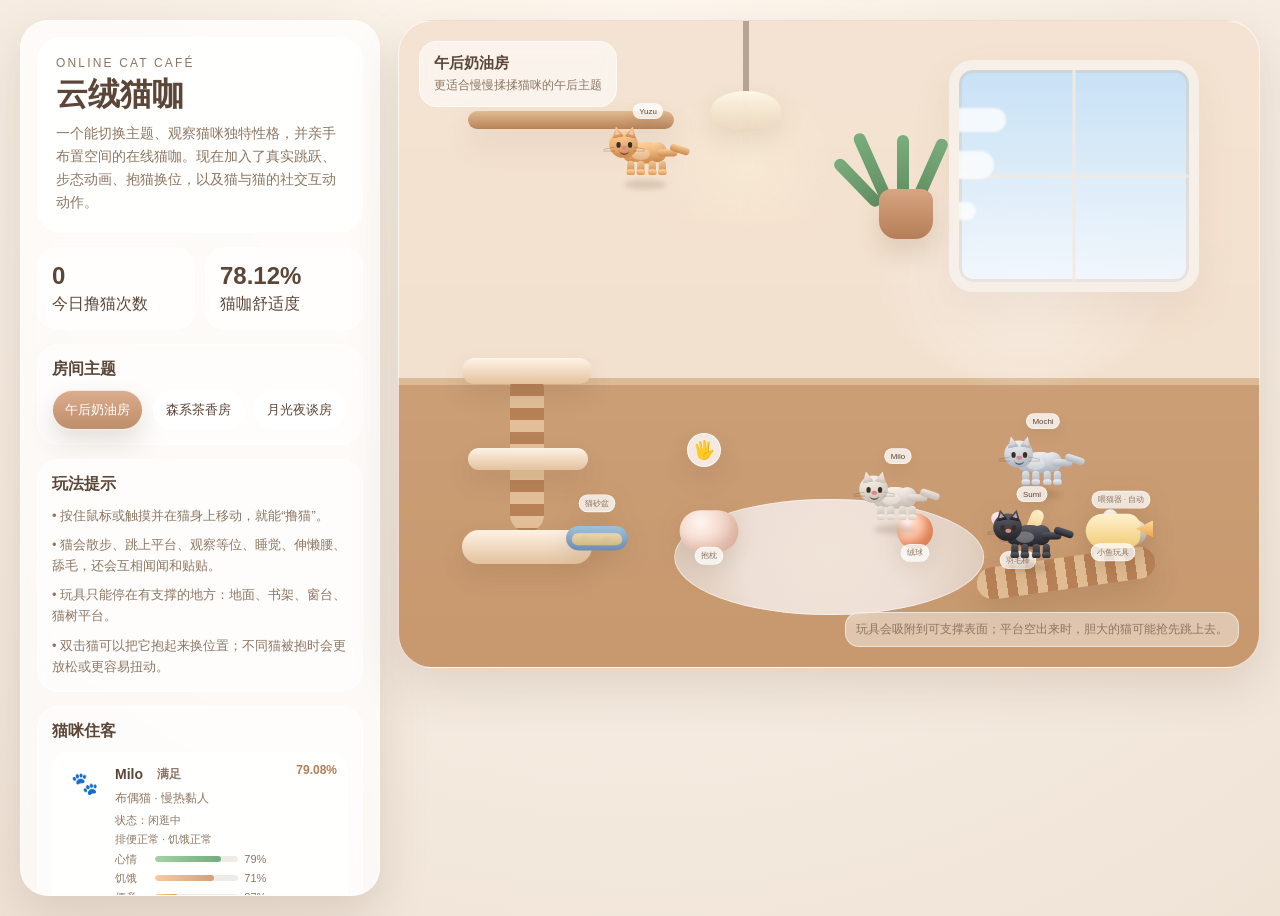
<file: static/playing/online-cat-cafe-mvp/index.html>
<!DOCTYPE html>
<html lang="zh-CN">
<head>
  <meta charset="UTF-8" />
  <meta name="viewport" content="width=device-width, initial-scale=1.0" />
  <title>云绒猫咖｜在线撸猫小屋</title>
  <link rel="stylesheet" href="styles.css" />
</head>
<body class="room-cursor" data-theme="sunny">
  <div class="app">
    <aside class="sidebar panel">
      <section class="brand">
        <div class="eyebrow">online cat café</div>
        <h1>云绒猫咖</h1>
        <div class="subtitle">
          一个能切换主题、观察猫咪独特性格，并亲手布置空间的在线猫咖。现在加入了真实跳跃、步态动画、抱猫换位，以及猫与猫的社交互动动作。
        </div>
      </section>

      <section class="stats">
        <div class="stat">
          <strong id="petCount">0</strong>
          <span>今日撸猫次数</span>
        </div>
        <div class="stat">
          <strong id="comfortValue">0.00%</strong>
          <span>猫咖舒适度</span>
        </div>
      </section>

      <section class="section">
        <h2>房间主题</h2>
        <div class="theme-row" id="themeRow"></div>
      </section>

      <section class="section">
        <h2>玩法提示</h2>
        <div class="tips">
          <div>• 按住鼠标或触摸并在猫身上移动，就能“撸猫”。</div>
          <div>• 猫会散步、跳上平台、观察等位、睡觉、伸懒腰、舔毛，还会互相闻闻和贴贴。</div>
          <div>• 玩具只能停在有支撑的地方：地面、书架、窗台、猫树平台。</div>
          <div>• 双击猫可以把它抱起来换位置；不同猫被抱时会更放松或更容易扭动。</div>
        </div>
      </section>

      <section class="section">
        <h2>猫咪住客</h2>
        <div class="cats-list" id="catsList"></div>
      </section>

      <section class="section">
        <h2>可移动玩具</h2>
        <div class="swatches">
          <div class="toy-badge">绒球</div>
          <div class="toy-badge">羽毛棒</div>
          <div class="toy-badge">云朵抱枕</div>
          <div class="toy-badge">小鱼玩具</div>
        </div>
      </section>

      <section class="section">
        <h2>照料系统</h2>
        <div class="care-actions">
          <button id="feederAutoBtn" class="soft-btn">自动喂食：开</button>
          <button id="feedBtn" class="soft-btn">手动放粮</button>
          <button id="scoopBtn" class="soft-btn">铲猫砂</button>
          <button id="cleanFloorBtn" class="soft-btn">清理屋内便便</button>
        </div>
        <div class="care-status" id="careStatus"></div>
      </section>

      <section class="section">
        <h2>房间状态</h2>
        <div class="tips">
          <div id="statusText">猫咪们正在慢慢散步，整个空间松弛而安静。</div>
          <div id="themeHint">当前主题：午后奶油房。</div>
          <button id="soundBtn" class="btn">🔇 点击开启声音</button>
        </div>
      </section>

      <div class="footer-note">
        已拆分为独立 html / css / js 文件，适合直接继续本地开发。
      </div>
    </aside>

    <main class="room-wrap">
      <div class="room" id="room">
        <div class="night-overlay"></div>
        <div class="room-title">
          <strong id="roomTitle">午后奶油房</strong>
          <span id="roomSubtitle">更适合慢慢揉揉猫咪的午后主题</span>
        </div>

        <div class="lamp"></div>
        <div class="lamp-glow"></div>
        <div class="light-patch"></div>

        <div class="window">
          <div class="cloud c1"></div>
          <div class="cloud c2"></div>
          <div class="cloud c3"></div>
        </div>

        <div class="shelf"></div>
        <div class="plant">
          <div class="leaf"></div>
          <div class="leaf"></div>
          <div class="leaf"></div>
          <div class="leaf"></div>
          <div class="pot"></div>
        </div>

        <div class="cat-tree">
          <div class="pole"></div>
          <div class="top"></div>
          <div class="mid"></div>
          <div class="base"></div>
        </div>

        <div class="scratcher"></div>
        <div class="rug"></div>

        <div class="surface-hint">玩具会吸附到可支撑表面；平台空出来时，胆大的猫可能抢先跳上去。</div>

        <div class="facility-layer" id="facilityLayer"></div>
        <div class="mess-layer" id="messLayer"></div>
        <div class="toy-layer" id="toyLayer"></div>
        <div class="cat-layer" id="catLayer"></div>
        <div class="effect-layer" id="effectLayer"></div>
      </div>
    </main>
  </div>

  <div class="floating-hand" id="hand">🖐️</div>

  <script src="script.js"></script>
</body>
</html>
</file>
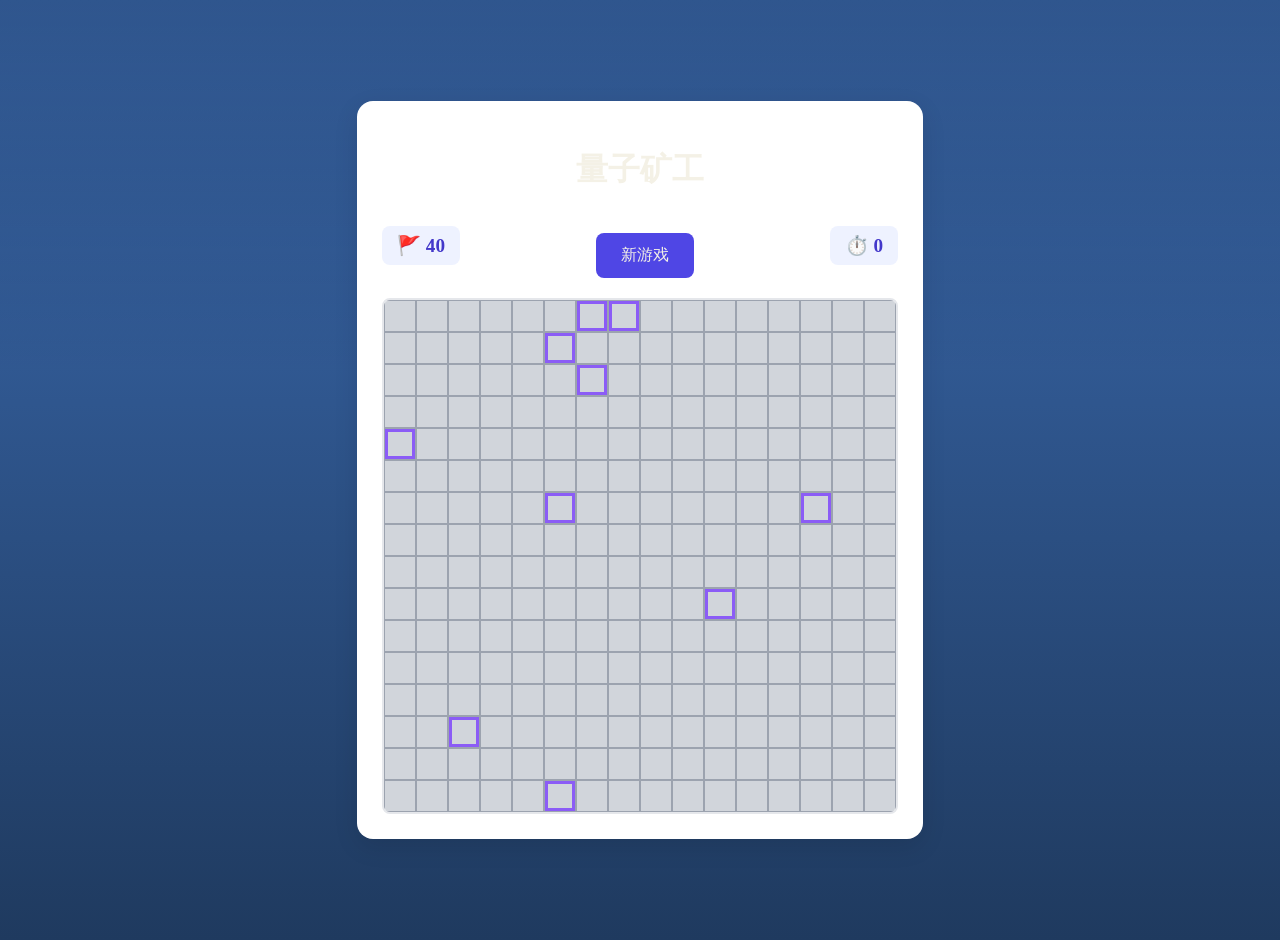
<file: static/playing/quantum-miner/index.html>
<!DOCTYPE html>
<html lang="zh">
<head>
    <meta charset="UTF-8">
    <meta name="viewport" content="width=device-width, initial-scale=1.0">
    <title>量子矿工</title>
    <link href="https://fonts.googleapis.com/css2?family=Noto+Sans+SC:wght@400;700&display=swap" rel="stylesheet">
    <style>
        body {
            font-family: 'Noto Sans SC', sans-serif;
            background-color: #f3f4f6;
            color: #1f2937;
            margin: 0;
            padding: 20px;
            display: flex;
            justify-content: center;
            align-items: center;
            min-height: 100vh;
        }
        .game-container {
            background: #fff;
            padding: 25px;
            border-radius: 16px;
            box-shadow: 0 8px 24px rgba(0,0,0,0.1);
            text-align: center;
        }
        .header {
            display: flex;
            justify-content: space-between;
            align-items: center;
            margin-bottom: 20px;
        }
        #status, #timer {
            font-size: 1.2em;
            font-weight: 700;
            background: #eef2ff;
            padding: 8px 15px;
            border-radius: 8px;
            color: #4338ca;
        }
        #board {
            display: grid;
            border: 2px solid #e5e7eb;
            border-radius: 8px;
            overflow: hidden;
        }
        .cell {
            width: 30px;
            height: 30px;
            background: #d1d5db;
            border: 1px solid #9ca3af;
            display: flex;
            justify-content: center;
            align-items: center;
            font-size: 1.2em;
            font-weight: 700;
            cursor: pointer;
            user-select: none;
        }
        .cell.revealed {
            background: #e5e7eb;
            border-color: #d1d5db;
        }
        .cell.entangled {
            box-shadow: 0 0 0 3px #8b5cf6 inset;
        }
        .cell.flagged::before {
            content: '🚩';
        }
        .cell.mine::before {
            content: '💥';
        }
        .c1 { color: #3b82f6; }
        .c2 { color: #16a34a; }
        .c3 { color: #ef4444; }
        .c4 { color: #4f46e5; }
        .c5 { color: #78350f; }
        .c6 { color: #14b8a6; }
        button {
            margin-top: 20px;
            padding: 12px 25px;
            border: none;
            background: #4f46e5;
            color: #fff;
            border-radius: 8px;
            font-size: 1em;
            cursor: pointer;
        }
    </style>
    <script src="../theme-loader.js"></script>
</head>
<body>
    <div class="game-container">
        <h1>量子矿工</h1>
        <div class="header">
            <div id="status">🚩 0</div>
            <button id="restart-btn">新游戏</button>
            <div id="timer">⏱️ 0</div>
        </div>
        <div id="board"></div>
    </div>

    <script>
        const boardElement = document.getElementById('board');
        const statusElement = document.getElementById('status');
        const timerElement = document.getElementById('timer');
        const restartBtn = document.getElementById('restart-btn');

        const ROWS = 16, COLS = 16, MINES = 40, ENTANGLED_PAIRS = 5;
        let board, timer, time;
        let gameOver, minesRemaining;

        function newGame() {
            gameOver = false;
            minesRemaining = MINES;
            time = 0;
            clearInterval(timer);
            timerElement.textContent = `⏱️ ${time}`;
            statusElement.textContent = `🚩 ${minesRemaining}`;
            boardElement.style.gridTemplateColumns = `repeat(${COLS}, 1fr)`;
            
            board = Array(ROWS * COLS).fill(null).map((_, i) => ({ 
                isMine: false, isRevealed: false, isFlagged: false, 
                neighborMines: 0, entangledTo: null, id: i
            }));

            // Place mines
            let minesPlaced = 0;
            while (minesPlaced < MINES) {
                const index = Math.floor(Math.random() * board.length);
                if (!board[index].isMine) {
                    board[index].isMine = true;
                    minesPlaced++;
                }
            }

            // Create entangled pairs
            let pairsCreated = 0;
            while(pairsCreated < ENTANGLED_PAIRS) {
                const i1 = Math.floor(Math.random() * board.length);
                const i2 = Math.floor(Math.random() * board.length);
                if (i1 !== i2 && board[i1].entangledTo === null && board[i2].entangledTo === null) {
                    board[i1].entangledTo = i2;
                    board[i2].entangledTo = i1;
                    pairsCreated++;
                }
            }

            // Calculate neighbors
            for (let i = 0; i < board.length; i++) {
                if (board[i].isMine) continue;
                const neighbors = getNeighbors(i);
                board[i].neighborMines = neighbors.filter(n => board[n].isMine).length;
            }

            drawBoard();
        }

        function getNeighbors(index) {
            const neighbors = [];
            const x = index % COLS;
            const y = Math.floor(index / COLS);
            for (let i = -1; i <= 1; i++) {
                for (let j = -1; j <= 1; j++) {
                    if (i === 0 && j === 0) continue;
                    const nx = x + j, ny = y + i;
                    if (nx >= 0 && nx < COLS && ny >= 0 && ny < ROWS) {
                        neighbors.push(ny * COLS + nx);
                    }
                }
            }
            return neighbors;
        }

        function drawBoard() {
            boardElement.innerHTML = '';
            board.forEach((cell, i) => {
                const cellDiv = document.createElement('div');
                cellDiv.classList.add('cell');
                if (cell.entangledTo !== null) cellDiv.classList.add('entangled');
                if (cell.isRevealed) {
                    cellDiv.classList.add('revealed');
                    if (cell.isMine) cellDiv.classList.add('mine');
                    else if (cell.neighborMines > 0) {
                        cellDiv.textContent = cell.neighborMines;
                        cellDiv.classList.add(`c${cell.neighborMines}`);
                    }
                }
                if (cell.isFlagged) cellDiv.classList.add('flagged');
                
                cellDiv.addEventListener('click', () => handleClick(i));
                cellDiv.addEventListener('contextmenu', (e) => {
                    e.preventDefault();
                    handleRightClick(i);
                });
                boardElement.appendChild(cellDiv);
            });
        }

        function handleClick(index) {
            if (gameOver || board[index].isRevealed || board[index].isFlagged) return;
            if (time === 0) timer = setInterval(() => { time++; timerElement.textContent = `⏱️ ${time}`; }, 1000);

            revealCell(index);
            checkWin();
        }

        function handleRightClick(index) {
            if (gameOver || board[index].isRevealed) return;
            board[index].isFlagged = !board[index].isFlagged;
            minesRemaining += board[index].isFlagged ? -1 : 1;
            statusElement.textContent = `🚩 ${minesRemaining}`;
            drawBoard();
        }

        function revealCell(index) {
            const cell = board[index];
            if (cell.isRevealed) return;
            cell.isRevealed = true;

            if (cell.isMine) {
                gameOver = true;
                clearInterval(timer);
                board.forEach(c => { if(c.isMine) c.isRevealed = true; });
                setTimeout(() => alert('💥 游戏结束！'), 100);
            } else if (cell.neighborMines === 0) {
                getNeighbors(index).forEach(n => revealCell(n));
            }

            // Entanglement effect
            if (cell.entangledTo !== null) {
                const partnerIndex = cell.entangledTo;
                // Prevent infinite loop
                board[partnerIndex].entangledTo = null;
                cell.entangledTo = null;
                revealCell(partnerIndex);
            }
            drawBoard();
        }

        function checkWin() {
            const revealedCount = board.filter(c => c.isRevealed).length;
            if (revealedCount === ROWS * COLS - MINES) {
                gameOver = true;
                clearInterval(timer);
                setTimeout(() => alert('恭喜！你成功清理了所有量子波动！'), 100);
            }
        }

        restartBtn.addEventListener('click', newGame);
        newGame();
    </script>
</body>
</html>
</file>
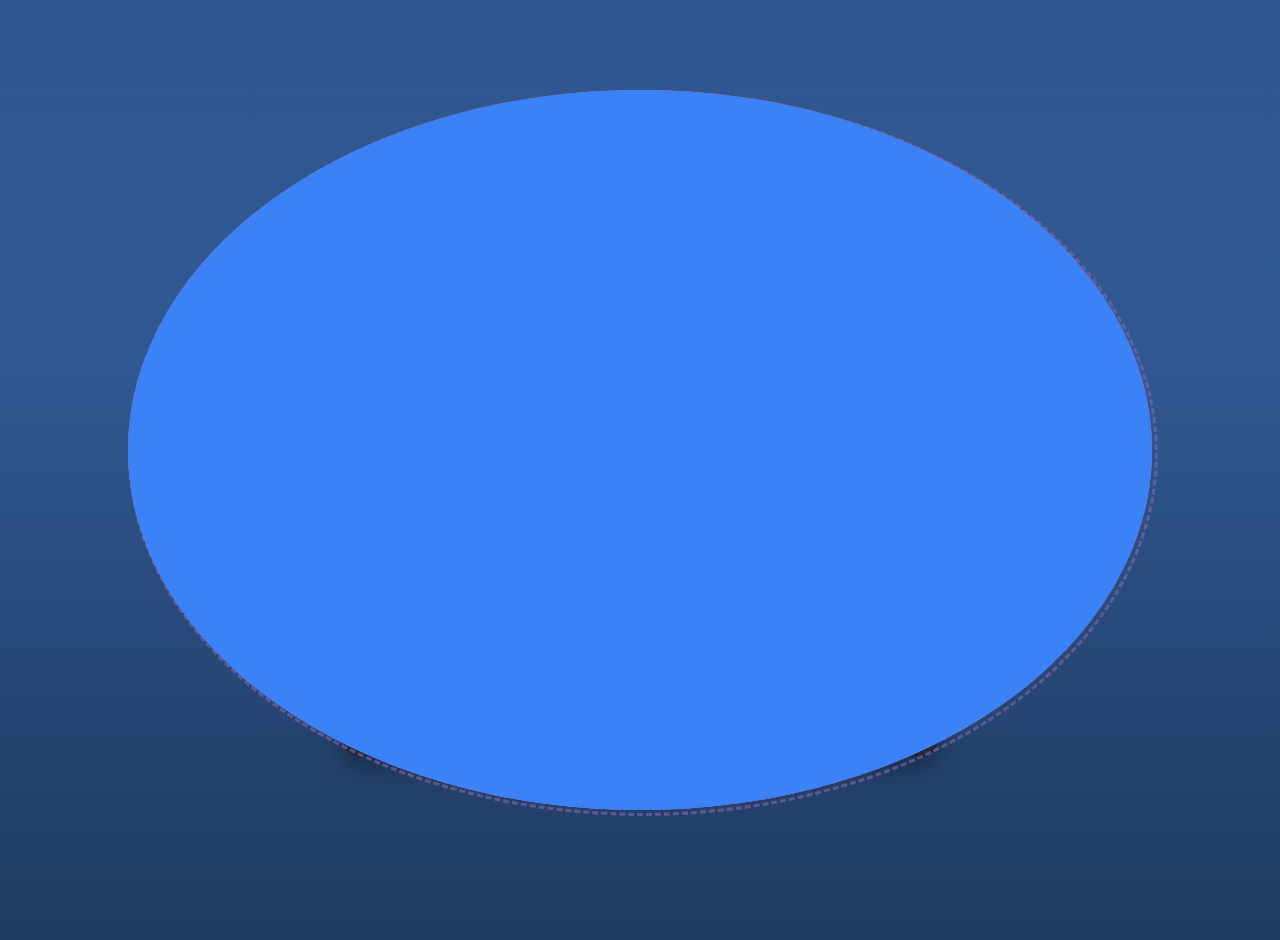
<file: static/playing/quantum-puzzle/index.html>
<!DOCTYPE html>
<html lang="zh">
<head>
    <meta charset="UTF-8">
    <meta name="viewport" content="width=device-width, initial-scale=1.0">
    <title>量子纠缠配对</title>
    <link href="https://fonts.googleapis.com/css2?family=Noto+Sans+SC:wght@400;700&display=swap" rel="stylesheet">
    <style>
        body {
            font-family: 'Noto Sans SC', sans-serif;
            background-color: #111827;
            color: #e5e7eb;
            margin: 0;
            padding: 20px;
            display: flex;
            flex-direction: column;
            justify-content: center;
            align-items: center;
            min-height: 100vh;
        }
        .game-container {
            background: #1f2937;
            padding: 25px;
            border-radius: 16px;
            box-shadow: 0 8px 32px rgba(0,0,0,0.4);
            text-align: center;
        }
        h1 {
            color: #fff;
            text-shadow: 0 0 8px #a78bfa;
        }
        #level-info {
            margin: 20px 0;
            font-size: 1.2em;
        }
        #grid {
            display: grid;
            border: 2px solid #4f46e5;
            border-radius: 8px;
            background-color: #000;
        }
        .cell {
            position: relative;
            border: 1px solid #374151;
        }
        .particle, .target {
            position: absolute;
            width: 80%;
            height: 80%;
            top: 10%;
            left: 10%;
            border-radius: 50%;
        }
        .particle {
            cursor: grab;
            transition: transform 0.2s ease-out;
        }
        .particle:active {
            cursor: grabbing;
            transform: scale(1.2);
            z-index: 10;
        }
        .target {
            opacity: 0.2;
            border-style: dashed;
        }
        button {
            margin-top: 20px;
            padding: 12px 25px;
            border: 1px solid #8b5cf6;
            background: transparent;
            color: #8b5cf6;
            border-radius: 8px;
            font-size: 1em;
            cursor: pointer;
            transition: background 0.3s, color 0.3s;
        }
        button:hover {
            background: #8b5cf6;
            color: #fff;
        }
    </style>
    <script src="../theme-loader.js"></script>
</head>
<body>
    <div class="game-container">
        <h1>量子纠缠配对</h1>
        <p>移动一个粒子，它纠缠的伙伴会同步移动。将所有粒子移动到对应的目标点。</p>
        <div id="level-info">关卡: <span id="level-display">1</span></div>
        <div id="grid"></div>
        <button id="restart-btn">重置本关</button>
    </div>

    <script>
        const gridElement = document.getElementById('grid');
        const levelDisplay = document.getElementById('level-display');
        const restartBtn = document.getElementById('restart-btn');

        const COLORS = ['#ef4444', '#3b82f6', '#10b981', '#f59e0b', '#8b5cf6'];
        const LEVELS = [
            { size: 4, pairs: [[{x:0,y:0},{x:3,y:3}], [{x:0,y:1},{x:3,y:2}]] },
            { size: 5, pairs: [[{x:1,y:1},{x:3,y:3}], [{x:0,y:2},{x:4,y:2}], [{x:2,y:0},{x:2,y:4}]] },
            { size: 5, pairs: [[{x:0,y:0},{x:0,y:4}], [{x:4,y:0},{x:4,y:4}], [{x:2,y:1},{x:2,y:3}]] }
        ];

        let currentLevel = 0;
        let grid = [];
        let particles = [];
        let targets = [];
        let selectedParticle = null;
        let offset = { x: 0, y: 0 };

        function loadLevel(levelIndex) {
            const level = LEVELS[levelIndex];
            const cellSize = 70;
            gridElement.style.gridTemplateColumns = `repeat(${level.size}, ${cellSize}px)`;
            gridElement.style.gridTemplateRows = `repeat(${level.size}, ${cellSize}px)`;
            gridElement.innerHTML = '';
            grid = Array(level.size).fill(null).map(() => Array(level.size).fill(null));
            particles = [];
            targets = [];

            for (let y = 0; y < level.size; y++) {
                for (let x = 0; x < level.size; x++) {
                    const cell = document.createElement('div');
                    cell.classList.add('cell');
                    gridElement.appendChild(cell);
                }
            }

            level.pairs.forEach((pair, i) => {
                const p1 = { id: i * 2, pairId: i, x: pair[0].x, y: pair[0].y, color: COLORS[i] };
                const p2 = { id: i * 2 + 1, pairId: i, x: pair[1].x, y: pair[1].y, color: COLORS[i] };
                particles.push(p1, p2);
                grid[p1.y][p1.x] = p1;
                grid[p2.y][p2.x] = p2;

                const t1 = { x: level.size - 1 - pair[0].x, y: level.size - 1 - pair[0].y, color: COLORS[i] };
                const t2 = { x: level.size - 1 - pair[1].x, y: level.size - 1 - pair[1].y, color: COLORS[i] };
                targets.push(t1, t2);
            });

            levelDisplay.textContent = levelIndex + 1;
            draw();
        }

        function draw() {
            // Clear existing particles and targets
            document.querySelectorAll('.particle, .target').forEach(el => el.remove());

            targets.forEach(target => {
                const targetDiv = document.createElement('div');
                targetDiv.classList.add('target');
                targetDiv.style.borderColor = target.color;
                targetDiv.style.gridColumnStart = target.x + 1;
                targetDiv.style.gridRowStart = target.y + 1;
                gridElement.appendChild(targetDiv);
            });

            particles.forEach(p => {
                const particleDiv = document.createElement('div');
                particleDiv.classList.add('particle');
                particleDiv.style.background = p.color;
                particleDiv.style.gridColumnStart = p.x + 1;
                particleDiv.style.gridRowStart = p.y + 1;
                particleDiv.addEventListener('mousedown', () => selectParticle(p, particleDiv));
                gridElement.appendChild(particleDiv);
            });
        }

        function selectParticle(particle, element) {
            selectedParticle = { particle, element };
        }

        window.addEventListener('mouseup', () => {
            if (selectedParticle) {
                checkWin();
            }
            selectedParticle = null;
        });

        window.addEventListener('mousemove', (e) => {
            if (!selectedParticle) return;
            const gridRect = gridElement.getBoundingClientRect();
            const x = Math.floor((e.clientX - gridRect.left) / (gridRect.width / LEVELS[currentLevel].size));
            const y = Math.floor((e.clientY - gridRect.top) / (gridRect.height / LEVELS[currentLevel].size));
            moveParticle(x, y);
        });

        function moveParticle(newX, newY) {
            const { particle } = selectedParticle;
            const size = LEVELS[currentLevel].size;
            if (newX < 0 || newX >= size || newY < 0 || newY >= size) return;

            const dx = newX - particle.x;
            const dy = newY - particle.y;
            if (dx === 0 && dy === 0) return;

            const partner = particles.find(p => p.pairId === particle.pairId && p.id !== particle.id);
            const partnerNewX = partner.x + dx;
            const partnerNewY = partner.y + dy;

            if (partnerNewX < 0 || partnerNewX >= size || partnerNewY < 0 || partnerNewY >= size) return;

            const targetCell = grid[newY][newX];
            const partnerTargetCell = grid[partnerNewY][partnerNewX];

            if ((targetCell && targetCell !== particle) || (partnerTargetCell && partnerTargetCell !== partner)) {
                return;
            }

            grid[particle.y][particle.x] = null;
            grid[partner.y][partner.x] = null;

            particle.x = newX;
            particle.y = newY;
            partner.x = partnerNewX;
            partner.y = partnerNewY;

            grid[particle.y][particle.x] = particle;
            grid[partner.y][partner.x] = partner;

            draw();
        }

        function checkWin() {
            const won = particles.every(p => {
                return targets.some(t => t.x === p.x && t.y === p.y && t.color === p.color);
            });
            if (won) {
                setTimeout(() => {
                    alert(`恭喜！完成关卡 ${currentLevel + 1}！`);
                    currentLevel = (currentLevel + 1) % LEVELS.length;
                    loadLevel(currentLevel);
                }, 100);
            }
        }

        restartBtn.addEventListener('click', () => loadLevel(currentLevel));

        loadLevel(currentLevel);
    </script>
</body>
</html>
</file>
<file: static/playing/cyber-tea/index.css>
:root{
  --bg:#08111a;
  --panel:rgba(12,24,36,.72);
  --line:rgba(141,212,255,.22);
  --text:#e8f6ff;
  --muted:#9eb8c8;
  --accent:#7ce7ff;
  --accent2:#9a7cff;
  --good:#93ffbd;
  --warn:#ffd48b;
  --shadow:0 20px 60px rgba(0,0,0,.35);
  --font:Inter,"PingFang SC","Microsoft YaHei",sans-serif;
}
*{box-sizing:border-box}
html,body{height:100%}
body{
  margin:0; color:var(--text); font-family:var(--font);
  background:
    radial-gradient(circle at 14% 18%, rgba(0,255,210,.11), transparent 24%),
    radial-gradient(circle at 86% 16%, rgba(154,124,255,.14), transparent 28%),
    linear-gradient(180deg, #07111e 0%, #091421 48%, #060c14 100%);
  overflow:hidden; letter-spacing:.2px;
}
.app{display:grid; grid-template-columns:320px 1fr 360px; gap:16px; height:100vh; padding:16px; position:relative}
.app::after{
  content:""; position:absolute; inset:0; pointer-events:none; opacity:.08;
  background-image:
    linear-gradient(rgba(255,255,255,.03) 1px, transparent 1px),
    linear-gradient(90deg, rgba(255,255,255,.03) 1px, transparent 1px);
  background-size:40px 40px;
}
.panel{
  min-height:0; overflow:hidden; border-radius:24px;
  background:var(--panel); border:1px solid var(--line);
  backdrop-filter:blur(18px); box-shadow:var(--shadow)
}
.panel-inner{padding:18px; height:100%; overflow:auto}
.panel-inner::-webkit-scrollbar{width:8px}
.panel-inner::-webkit-scrollbar-thumb{background:rgba(124,231,255,.22); border-radius:999px}
.title{font-size:20px; font-weight:700; margin:0 0 6px; display:flex; gap:10px; align-items:center}
.subtitle{margin:0 0 18px; color:var(--muted); font-size:13px; line-height:1.6}
.section{margin-bottom:18px}
.section h3{
  font-size:13px; letter-spacing:.14em; text-transform:uppercase;
  color:var(--accent); margin:0 0 10px; font-weight:700;
}
.pill-row,.tea-row,.toggle-row,.action-row{display:flex; flex-wrap:wrap; gap:8px}
.pill,.toggle,.tea-card,.action-btn{
  border:1px solid var(--line); background:rgba(255,255,255,.04); color:var(--text);
  transition:.2s ease; cursor:pointer
}
.pill,.toggle{padding:10px 12px; border-radius:14px; font-size:13px}
.pill:hover,.toggle:hover,.tea-card:hover,.action-btn:hover{
  transform:translateY(-1px); border-color:rgba(124,231,255,.42); background:rgba(255,255,255,.08)
}
.pill.active,.toggle.active,.tea-card.active,.action-btn.primary{
  background:linear-gradient(180deg, rgba(124,231,255,.18), rgba(154,124,255,.14));
  border-color:rgba(124,231,255,.5)
}
.pill.small,.toggle.small,.action-btn.small{padding:8px 10px; font-size:12px}
.tea-card{
  width:calc(50% - 4px); min-width:130px; border-radius:16px; padding:12px; text-align:left;
  display:grid; gap:8px
}
.tea-top{display:flex; gap:10px; align-items:center}
.tea-icon{
  width:34px; height:34px; border-radius:12px; display:grid; place-items:center;
  background:rgba(255,255,255,.06); border:1px solid rgba(255,255,255,.08); flex:none
}
.tea-icon i{display:block; width:18px; height:8px; border-radius:50px; transform:rotate(-20deg)}
.tea-card strong{font-size:14px}
.tea-card span{font-size:12px; color:var(--muted); line-height:1.55}
.chip,.env-badge{
  display:inline-flex; align-items:center; gap:8px; padding:8px 10px; border-radius:999px;
  background:rgba(255,255,255,.05); border:1px solid rgba(255,255,255,.06); color:var(--muted); font-size:12px
}
.mini-player,.guide,.progress-card,.step,.room-card,.infusion-card{
  padding:12px; border-radius:16px; background:rgba(255,255,255,.04); border:1px solid rgba(255,255,255,.05)
}
.track-name{font-size:14px; font-weight:600}
.slider-wrap{display:grid; gap:8px; margin:10px 0}
input[type=range]{width:100%; appearance:none; height:6px; border-radius:999px; background:linear-gradient(90deg, rgba(124,231,255,.25), rgba(154,124,255,.25)); outline:none}
input[type=range]::-webkit-slider-thumb{
  appearance:none; width:18px; height:18px; border-radius:50%; background:#fff; border:2px solid var(--accent);
  box-shadow:0 0 0 6px rgba(124,231,255,.14)
}
input[type=text],input[type=url]{
  width:100%; border-radius:14px; padding:12px 14px; border:1px solid rgba(255,255,255,.08);
  outline:none; background:rgba(255,255,255,.04); color:var(--text)
}
.save-room,.embed-box{display:grid; gap:10px}
.saved-rooms,.infusion-history,.steps{display:grid; gap:10px}
.room-card{display:grid; gap:8px}
.room-card-head{display:flex; justify-content:space-between; gap:10px; align-items:center}
.room-actions{display:flex; gap:8px}
.tag-line{display:flex; flex-wrap:wrap; gap:6px}
.tag{
  font-size:11px; padding:6px 8px; border-radius:999px; color:var(--muted);
  border:1px solid rgba(255,255,255,.06); background:rgba(255,255,255,.03)
}
.status-grid{display:grid; grid-template-columns:1fr 1fr; gap:10px}
.stat{padding:12px; border-radius:16px; background:rgba(255,255,255,.04); border:1px solid rgba(255,255,255,.05)}
.stat b{display:block; margin-top:4px; font-size:18px}
.muted{color:var(--muted)} .tiny{font-size:12px}
.progress-head{display:flex; justify-content:space-between; gap:10px; align-items:center; margin-top:4px}
.progress-bar{width:100%; height:10px; margin-top:8px; border-radius:999px; overflow:hidden; background:rgba(255,255,255,.07)}
.progress-fill{
  height:100%; width:0; border-radius:inherit;
  background:linear-gradient(90deg, rgba(124,231,255,.82), rgba(154,124,255,.86));
  transition:width .25s ease
}
.step.done{border-color:rgba(147,255,189,.28); background:rgba(147,255,189,.08)}
.step.current{border-color:rgba(124,231,255,.32); box-shadow:0 0 0 1px rgba(124,231,255,.12) inset}
.step-head{display:flex; justify-content:space-between; gap:10px; align-items:center}
.dot{width:10px; height:10px; border-radius:50%; background:rgba(255,255,255,.2); box-shadow:0 0 0 4px rgba(255,255,255,.04)}
.step.done .dot{background:var(--good)}
.step.current .dot{background:var(--accent)}
.infusion-card-head{display:flex; justify-content:space-between; gap:10px; align-items:center}
.center-stage{
  position:relative; min-height:0; overflow:hidden; border-radius:28px;
  background:linear-gradient(180deg, #08111a 0%, #0d1c2b 45%, #071018 100%);
  border:1px solid rgba(255,255,255,.08); box-shadow:var(--shadow)
}
.scene{
  position:absolute; inset:0; overflow:hidden;
  background:
    radial-gradient(circle at 50% 0%, rgba(124,231,255,.08), transparent 40%),
    linear-gradient(180deg, rgba(255,255,255,.02), transparent 15%),
    var(--sceneBg, linear-gradient(180deg, #07150f 0%, #0c1e17 44%, #08100d 100%));
  transition:background .35s ease
}
.scene.theme-bamboo{
  --sceneBg:
    radial-gradient(circle at 18% 14%, rgba(103,255,178,.09), transparent 22%),
    radial-gradient(circle at 82% 18%, rgba(255,255,255,.05), transparent 24%),
    linear-gradient(180deg, #07150f 0%, #0c1e17 44%, #08100d 100%);
}
.scene.theme-neon{
  --sceneBg:
    radial-gradient(circle at 14% 18%, rgba(0,255,210,.18), transparent 24%),
    radial-gradient(circle at 88% 20%, rgba(179,122,255,.18), transparent 28%),
    linear-gradient(180deg, #070d19 0%, #111226 44%, #090c16 100%);
}
.scene.theme-ink{
  --sceneBg:
    radial-gradient(circle at 20% 18%, rgba(255,255,255,.07), transparent 22%),
    linear-gradient(180deg, #111417 0%, #1b2126 50%, #0b0d10 100%);
}
.stream-lines,.steam-layer,.particles{position:absolute; inset:0; pointer-events:none}
.stream-lines::before,.stream-lines::after{
  content:""; position:absolute; left:-10%; right:-10%; height:120px; border-radius:100%;
  background:radial-gradient(ellipse at center, rgba(124,231,255,.16), transparent 70%);
  filter:blur(18px); animation:floatWave 12s linear infinite
}
.stream-lines::before{bottom:12%}
.stream-lines::after{bottom:18%; opacity:.65; animation-duration:16s}
.bamboo{position:absolute; bottom:0; width:110px; height:72%; opacity:.32}
.bamboo.left{left:-16px}
.bamboo.right{right:-6px; transform:scaleX(-1)}
.bamboo::before,.bamboo::after{
  content:""; position:absolute; bottom:0; width:12px; border-radius:99px;
  background:linear-gradient(180deg, rgba(62,148,91,.2), rgba(96,215,140,.5));
  box-shadow:0 0 0 1px rgba(255,255,255,.04)
}
.bamboo::before{left:28px; height:100%}
.bamboo::after{left:62px; height:88%}
.bamboo .leaf{
  position:absolute; width:52px; height:16px; border-radius:100px 0 100px 0;
  background:linear-gradient(90deg, rgba(113,255,166,.35), rgba(60,146,90,.15));
  transform-origin:left center; animation:sway 7s ease-in-out infinite
}
.center-label,.ritual-note,.toast,.breath-float,.meditation-float,.external-player-card{
  position:absolute; z-index:4; border:1px solid rgba(255,255,255,.08); backdrop-filter:blur(12px)
}
.center-label{
  left:28px; top:20px; display:inline-flex; gap:10px; align-items:center; padding:10px 14px;
  border-radius:999px; background:rgba(0,0,0,.24); font-size:13px
}
.ritual-note{right:20px; top:20px; max-width:280px; padding:14px 16px; border-radius:18px; background:rgba(4,12,20,.5)}
.ritual-note h4{margin:0 0 8px; font-size:14px}
.ritual-note p{margin:0; color:var(--muted); font-size:12px; line-height:1.65}
.breath-float{right:22px; top:152px; padding:12px; border-radius:20px; background:rgba(4,12,20,.42)}
.breath-ring{
  width:146px; height:146px; border-radius:50%; position:relative; display:grid; place-items:center; overflow:hidden;
  background:radial-gradient(circle at center, rgba(124,231,255,.08), transparent 58%);
  border:1px solid rgba(124,231,255,.18)
}
.breath-ring::before{content:""; position:absolute; inset:16px; border-radius:50%; border:1px solid rgba(255,255,255,.08)}
.breath-core{
  width:60px; height:60px; border-radius:50%;
  background:radial-gradient(circle at 30% 30%, rgba(255,255,255,.4), rgba(124,231,255,.18));
  box-shadow:0 0 40px rgba(124,231,255,.2); transition:transform 1s ease
}
.breath-text{position:absolute; bottom:14px; font-size:12px; color:var(--muted); text-align:center}
.meditation-float{
  right:22px; bottom:22px; width:170px; padding:12px 14px; border-radius:18px; background:rgba(4,12,20,.44)
}
.meditation-time{font-size:24px; font-weight:700; margin:6px 0}
.external-player-card{
  left:24px; bottom:24px; width:320px; padding:12px; border-radius:18px; background:rgba(4,12,20,.44);
  display:none
}
.external-player-card.show{display:block}
.external-head{display:flex; justify-content:space-between; align-items:center; gap:10px; margin-bottom:10px}
.external-frame-wrap{height:180px; border-radius:14px; overflow:hidden; background:rgba(255,255,255,.04); border:1px solid rgba(255,255,255,.06)}
.external-frame-wrap iframe{width:100%; height:100%; border:0; background:#0a121c}
.table-zone{
  position:absolute; left:6%; right:6%; bottom:6%; height:40%; border-radius:28px;
  background:
    linear-gradient(180deg, rgba(24,19,17,.1), rgba(44,29,22,.16)),
    radial-gradient(circle at 30% 20%, rgba(255,255,255,.03), transparent 40%),
    linear-gradient(180deg, rgba(119,79,51,.56), rgba(53,33,24,.82));
  box-shadow:inset 0 1px 0 rgba(255,255,255,.08), 0 -20px 80px rgba(0,0,0,.22)
}
.workbench{position:absolute; inset:0; z-index:2}
.thing{position:absolute; user-select:none; touch-action:none; transition:transform .15s ease; filter:drop-shadow(0 16px 24px rgba(0,0,0,.25))}
.thing[data-grabbable=true]{cursor:grab}
.pot-wrap{left:50%; bottom:20%; transform:translateX(-50%); width:260px; height:250px}
.cup-wrap{left:68%; bottom:19%; width:160px; height:138px}
.tray-wrap{left:18%; bottom:18%; width:220px; height:150px}
.kettle-wrap{left:11%; top:24%; width:176px; height:176px}
.fan-wrap{right:9%; top:30%; width:134px; height:134px}
.drop-zone{
  position:absolute; pointer-events:none; border:1px dashed transparent; border-radius:24px; transition:.2s ease; z-index:1
}
.drop-zone.highlight{
  border-color:rgba(124,231,255,.5); box-shadow:inset 0 0 0 1px rgba(124,231,255,.25), 0 0 40px rgba(124,231,255,.12); background:rgba(124,231,255,.05)
}
.tea-drop{
  position:fixed; width:18px; height:10px; border-radius:50%; border:1px solid rgba(255,255,255,.14);
  box-shadow:0 4px 12px rgba(0,0,0,.2); animation:leafFloat 3.4s ease-in-out infinite; pointer-events:none; z-index:20
}
.pour-stream{
  position:fixed; width:10px; height:0; border-radius:99px; opacity:0; pointer-events:none; z-index:12;
  background:linear-gradient(180deg, rgba(194,236,255,.9), rgba(124,231,255,.25));
  filter:blur(.6px); box-shadow:0 0 18px rgba(124,231,255,.3)
}
.embers{
  position:absolute; inset:auto 0 0 0; height:46px; display:flex; justify-content:center; align-items:flex-end;
  pointer-events:none; opacity:.2; transition:.25s ease
}
.embers .flame{
  width:16px; margin:0 4px; border-radius:40px 40px 16px 16px;
  background:linear-gradient(180deg, rgba(255,211,111,.95), rgba(255,113,75,.92));
  box-shadow:0 0 24px rgba(255,151,87,.55); animation:flameFlicker 1.1s ease-in-out infinite
}
.toast{
  left:50%; top:26px; transform:translateX(-50%) translateY(-20px); opacity:0; pointer-events:none;
  padding:12px 16px; border-radius:999px; background:rgba(0,0,0,.38); font-size:13px; z-index:30; transition:.35s ease
}
.toast.show{opacity:1; transform:translateX(-50%) translateY(0)}
.steam{
  position:absolute; width:24px; height:64px; border-radius:100px;
  background:radial-gradient(circle at 50% 20%, rgba(255,255,255,.46), rgba(255,255,255,.05) 70%, transparent 74%);
  filter:blur(8px); animation:steamUp 4.5s linear infinite; opacity:0
}
@keyframes sway{0%,100%{transform:rotate(-8deg)}50%{transform:rotate(7deg)}}
@keyframes floatWave{from{transform:translateX(0) scaleX(1)}to{transform:translateX(10%) scaleX(1.05)}}
@keyframes flameFlicker{0%,100%{transform:translateY(0) scaleY(1)}50%{transform:translateY(-2px) scaleY(1.18)}}
@keyframes steamUp{0%{transform:translateY(18px) scale(.7); opacity:0}15%{opacity:.6}100%{transform:translateY(-88px) translateX(12px) scale(1.2); opacity:0}}
@keyframes leafFloat{0%,100%{transform:translateY(0) rotate(-10deg)}50%{transform:translateY(-8px) rotate(10deg)}}
@media (max-width:1260px){
  body{overflow:auto}
  .app{height:auto; min-height:100vh; grid-template-columns:1fr}
  .center-stage{min-height:920px}
}
</file>
<file: static/playing/marys-room/index.css>
:root {
  --bg-1: #0f1016;
  --bg-2: #191b26;
  --panel: rgba(255, 255, 255, 0.08);
  --panel-strong: rgba(255, 255, 255, 0.12);
  --border: rgba(255, 255, 255, 0.12);
  --text: #f6f7fb;
  --muted: rgba(246, 247, 251, 0.74);
  --accent: #ff4d5f;
  --accent-soft: rgba(255, 77, 95, 0.18);
  --violet: #8b5cf6;
  --green: #34d399;
  --shadow: 0 18px 48px rgba(0, 0, 0, 0.28);
  --radius-xl: 28px;
  --radius-lg: 20px;
  --radius-md: 14px;
  --transition: 320ms ease;
}

* {
  box-sizing: border-box;
}

html,
body {
  margin: 0;
  min-height: 100%;
}

body {
  font-family: 'Noto Sans SC', sans-serif;
  color: var(--text);
  background:
    radial-gradient(circle at top left, rgba(139, 92, 246, 0.16), transparent 30%),
    radial-gradient(circle at top right, rgba(255, 77, 95, 0.08), transparent 24%),
    linear-gradient(160deg, var(--bg-1), var(--bg-2));
  transition: background 1.4s ease, color var(--transition);
}

body.phase-reveal {
  background:
    radial-gradient(circle at 20% 20%, rgba(255, 77, 95, 0.16), transparent 24%),
    radial-gradient(circle at 80% 10%, rgba(251, 191, 36, 0.14), transparent 24%),
    radial-gradient(circle at 50% 100%, rgba(139, 92, 246, 0.22), transparent 30%),
    linear-gradient(160deg, #18101b, #241626 52%, #101522);
}

.page-glow {
  position: fixed;
  inset: 0;
  pointer-events: none;
  background: radial-gradient(circle at center, rgba(255,255,255,0.05), transparent 42%);
}

.app-shell {
  width: min(1180px, calc(100% - 32px));
  margin: 28px auto 40px;
  position: relative;
  z-index: 1;
}

.card {
  background: var(--panel);
  border: 1px solid var(--border);
  border-radius: var(--radius-xl);
  box-shadow: var(--shadow);
  backdrop-filter: blur(18px);
}

.bw-surface {
  filter: grayscale(1);
  transition: filter 1s ease, background var(--transition), border-color var(--transition), transform var(--transition);
}

body.phase-quiz .hero,
body.phase-quiz .scene,
body.phase-quiz .info-card,
body.phase-reveal .hero,
body.phase-reveal .scene,
body.phase-reveal .info-card,
body.phase-reveal .step-card,
body.phase-reveal .quiz {
  filter: grayscale(0.16);
}

body.phase-reveal .reveal,
body.phase-reveal #apple-card {
  filter: grayscale(0);
}

.hero {
  display: grid;
  grid-template-columns: minmax(0, 1.6fr) minmax(280px, 0.9fr);
  gap: 24px;
  padding: 28px;
  margin-bottom: 20px;
}

.eyebrow,
.mini-label,
.compare-label {
  text-transform: uppercase;
  letter-spacing: 0.12em;
  font-size: 0.78rem;
  color: var(--muted);
  margin: 0 0 10px;
}

.hero h1,
.section-heading h2,
.scene-header h2,
.info-card h3,
.step-card h3,
.compare-card h3,
.reflection-box h3 {
  margin: 0;
}

.hero h1 {
  font-size: clamp(2rem, 5vw, 3.4rem);
  line-height: 1.05;
  margin-bottom: 14px;
}

.subtitle {
  margin: 0;
  color: var(--muted);
  font-size: 1rem;
  line-height: 1.8;
}

.progress-panel {
  padding: 20px;
  border-radius: 22px;
  background: rgba(255,255,255,0.05);
  border: 1px solid rgba(255,255,255,0.08);
  align-self: center;
}

.progress-meta,
.progress-tags,
.scene-header,
.section-heading,
.quiz-actions,
.scene-actions {
  display: flex;
  align-items: center;
  justify-content: space-between;
  gap: 12px;
}

.progress-meta,
.section-note,
.idea-list,
.step-card p,
.choice-text,
.choice-feedback,
.compare-card p,
.reflection-box p,
#apple-desc {
  color: var(--muted);
}

.progress-meta {
  font-size: 0.92rem;
  margin-bottom: 12px;
}

.progress-bar {
  height: 12px;
  border-radius: 999px;
  background: rgba(255,255,255,0.08);
  overflow: hidden;
}

#progress-fill {
  width: 33.333%;
  height: 100%;
  border-radius: inherit;
  background: linear-gradient(90deg, var(--violet), var(--accent));
  transition: width 0.55s ease;
}

.progress-tags {
  margin-top: 12px;
}

.tag,
.status-pill {
  font-size: 0.84rem;
  padding: 8px 12px;
  border-radius: 999px;
  background: rgba(255,255,255,0.08);
  border: 1px solid rgba(255,255,255,0.08);
}

.tag.active,
.status-pill {
  background: rgba(139, 92, 246, 0.18);
  border-color: rgba(139, 92, 246, 0.34);
}

.layout-grid {
  display: grid;
  grid-template-columns: minmax(0, 1.2fr) minmax(280px, 0.68fr);
  gap: 20px;
}

.scene {
  padding: 24px;
}

.room-visual {
  position: relative;
  min-height: 460px;
  border-radius: var(--radius-xl);
  margin: 20px 0 18px;
  overflow: hidden;
  border: 1px solid rgba(255,255,255,0.08);
  background:
    linear-gradient(180deg, rgba(255,255,255,0.08), rgba(255,255,255,0.02)),
    linear-gradient(180deg, rgba(255,255,255,0.02), rgba(0,0,0,0.1));
}

.room-frame {
  position: absolute;
  inset: 20px;
  border: 3px solid rgba(255,255,255,0.2);
  border-radius: 26px;
}

.mary-silhouette {
  position: absolute;
  left: 68px;
  bottom: 84px;
  width: 86px;
  height: 180px;
}

.mary-head,
.mary-body,
.book-stack span,
.desk,
.wave-board,
.apple-card,
.apple,
.color-bloom {
  position: absolute;
}

.mary-head {
  width: 58px;
  height: 58px;
  border-radius: 50%;
  background: rgba(255,255,255,0.62);
  left: 14px;
  top: 0;
}

.mary-body {
  width: 86px;
  height: 126px;
  border-radius: 28px 28px 18px 18px;
  background: linear-gradient(180deg, rgba(255,255,255,0.72), rgba(255,255,255,0.28));
  left: 0;
  bottom: 0;
}

.desk {
  left: 170px;
  right: 72px;
  bottom: 70px;
  height: 18px;
  border-radius: 999px;
  background: rgba(255,255,255,0.22);
}

.book-stack {
  position: absolute;
  left: 230px;
  bottom: 88px;
  width: 90px;
  height: 72px;
}

.book-stack span {
  left: 0;
  right: 0;
  height: 18px;
  border-radius: 8px;
  background: rgba(255,255,255,0.24);
}

.book-stack span:nth-child(1) { bottom: 0; }
.book-stack span:nth-child(2) { bottom: 22px; width: 76px; }
.book-stack span:nth-child(3) { bottom: 44px; width: 62px; }

.wave-board {
  top: 52px;
  left: 56px;
  width: 230px;
  padding: 20px 18px;
  border-radius: 18px;
  background: rgba(255,255,255,0.08);
  border: 1px solid rgba(255,255,255,0.08);
}

.wave-line {
  height: 34px;
  border-radius: 999px;
  margin-bottom: 10px;
  background:
    radial-gradient(circle at 4px 17px, rgba(255,255,255,0.75) 0 3px, transparent 4px),
    linear-gradient(90deg, transparent, rgba(255,255,255,0.62), transparent);
  opacity: 0.9;
}

.wave-line.short {
  width: 72%;
}

.wave-label {
  font-size: 0.78rem;
  color: rgba(255,255,255,0.74);
}

.apple-zone {
  position: absolute;
  right: 48px;
  top: 112px;
  width: min(44%, 280px);
  min-width: 220px;
}

.apple-card {
  position: relative;
  min-height: 210px;
  padding: 22px 18px 18px;
  border-radius: 22px;
  background: rgba(255,255,255,0.11);
  border: 1px solid rgba(255,255,255,0.1);
  overflow: hidden;
}

.apple {
  position: relative;
  width: 108px;
  height: 108px;
  margin: 0 auto 12px;
  border-radius: 47% 47% 42% 42%;
  background: linear-gradient(160deg, #ff8a80 0%, #ff4d5f 48%, #b41027 100%);
  box-shadow: inset -12px -18px 20px rgba(0,0,0,0.18), 0 12px 25px rgba(255, 77, 95, 0.35);
}

.apple::before {
  content: "";
  position: absolute;
  width: 16px;
  height: 36px;
  left: 45px;
  top: -20px;
  border-radius: 10px;
  background: #6d4c41;
  transform: rotate(-18deg);
}

.apple::after {
  content: "";
  position: absolute;
  width: 34px;
  height: 18px;
  right: 16px;
  top: -6px;
  border-radius: 34px 4px 34px 4px;
  background: linear-gradient(135deg, #70d35d, #267f47);
  transform: rotate(16deg);
}

.apple-copy {
  position: relative;
  z-index: 1;
  text-align: left;
}

#apple-title {
  display: block;
  margin-bottom: 8px;
  font-size: 1.02rem;
}

#apple-desc {
  margin: 0;
  line-height: 1.7;
  font-size: 0.95rem;
}

.color-bloom {
  inset: 0;
  opacity: 0;
  background:
    radial-gradient(circle at 72% 38%, rgba(255, 77, 95, 0.28), transparent 18%),
    radial-gradient(circle at 82% 24%, rgba(251, 191, 36, 0.18), transparent 16%),
    radial-gradient(circle at 28% 76%, rgba(139, 92, 246, 0.16), transparent 22%);
  transition: opacity 1.2s ease;
  pointer-events: none;
}

.panel-stack {
  display: grid;
  gap: 20px;
}

.info-card,
.step-card,
.quiz,
.reveal {
  padding: 24px;
}

.idea-list {
  padding-left: 20px;
  margin: 18px 0 0;
  line-height: 1.8;
}

.idea-list li + li {
  margin-top: 10px;
}

.primary-btn,
.ghost-btn,
.choice-card {
  border: none;
  font: inherit;
  cursor: pointer;
  transition: transform var(--transition), box-shadow var(--transition), background var(--transition), border-color var(--transition), opacity var(--transition);
}

.primary-btn,
.ghost-btn {
  padding: 14px 18px;
  border-radius: 14px;
  font-weight: 700;
}

.primary-btn {
  color: #fff;
  background: linear-gradient(135deg, var(--violet), var(--accent));
  box-shadow: 0 12px 28px rgba(139, 92, 246, 0.28);
}

.primary-btn:hover:not(:disabled),
.choice-card:hover,
.ghost-btn:hover {
  transform: translateY(-2px);
}

.primary-btn:disabled {
  opacity: 0.45;
  cursor: not-allowed;
}

.ghost-btn {
  color: var(--text);
  background: rgba(255,255,255,0.05);
  border: 1px solid rgba(255,255,255,0.1);
}

.hidden {
  display: none;
}

.quiz,
.reveal {
  margin-top: 20px;
}

.section-note {
  margin: 0;
  font-size: 0.95rem;
}

.choice-grid,
.compare-grid {
  display: grid;
  grid-template-columns: repeat(3, minmax(0, 1fr));
  gap: 16px;
  margin-top: 22px;
}

.choice-card {
  text-align: left;
  padding: 18px;
  border-radius: 20px;
  background: rgba(255,255,255,0.05);
  border: 1px solid rgba(255,255,255,0.08);
  min-height: 156px;
}

.choice-card.selected {
  background: rgba(139, 92, 246, 0.18);
  border-color: rgba(139, 92, 246, 0.42);
  box-shadow: 0 14px 32px rgba(139, 92, 246, 0.18);
}

.choice-title {
  display: block;
  font-size: 1rem;
  font-weight: 800;
  margin-bottom: 10px;
}

.choice-text {
  display: block;
  line-height: 1.7;
  font-size: 0.94rem;
}

.choice-feedback {
  margin-top: 16px;
  padding: 16px 18px;
  border-radius: 18px;
  background: rgba(255,255,255,0.05);
  border: 1px solid rgba(255,255,255,0.08);
  line-height: 1.75;
}

.quiz-actions {
  margin-top: 18px;
  justify-content: flex-end;
}

.compare-card {
  padding: 22px;
  border-radius: 22px;
  background: rgba(255,255,255,0.06);
  border: 1px solid rgba(255,255,255,0.08);
}

.compare-card.after {
  background: linear-gradient(180deg, rgba(255, 77, 95, 0.14), rgba(139, 92, 246, 0.12));
  border-color: rgba(255, 77, 95, 0.24);
}

.compare-card p {
  margin-top: 12px;
  line-height: 1.8;
}

.reflection-box {
  margin-top: 18px;
  padding: 22px;
  border-radius: 22px;
  background: rgba(255,255,255,0.05);
  border: 1px solid rgba(255,255,255,0.08);
}

.reflection-box p {
  margin: 10px 0 0;
  line-height: 1.9;
}

body.phase-reveal .color-bloom {
  opacity: 1;
}

body.phase-reveal .apple-card {
  background: rgba(255,255,255,0.16);
  border-color: rgba(255,255,255,0.16);
  box-shadow: 0 18px 40px rgba(255, 77, 95, 0.14);
}

body.phase-reveal .status-pill {
  background: rgba(52, 211, 153, 0.16);
  border-color: rgba(52, 211, 153, 0.28);
}

@media (max-width: 980px) {
  .hero,
  .layout-grid,
  .choice-grid,
  .compare-grid {
    grid-template-columns: 1fr;
  }

  .app-shell {
    width: min(100% - 20px, 1180px);
  }

  .progress-panel {
    order: -1;
  }
}

@media (max-width: 720px) {
  .app-shell {
    margin-top: 16px;
    margin-bottom: 24px;
  }

  .hero,
  .scene,
  .info-card,
  .step-card,
  .quiz,
  .reveal {
    padding: 18px;
    border-radius: 22px;
  }

  .scene-header,
  .scene-actions,
  .section-heading,
  .progress-meta,
  .progress-tags,
  .quiz-actions {
    flex-direction: column;
    align-items: flex-start;
  }

  .room-visual {
    min-height: 520px;
  }

  .apple-zone {
    left: 28px;
    right: 28px;
    top: 220px;
    width: auto;
    min-width: 0;
  }

  .desk {
    left: 32px;
    right: 32px;
  }

  .mary-silhouette {
    left: 38px;
  }

  .wave-board {
    width: calc(100% - 56px);
    left: 28px;
  }

  .scene-actions .primary-btn,
  .scene-actions .ghost-btn,
  .quiz-actions .primary-btn {
    width: 100%;
  }
}
</file>
<file: static/playing/online-cat-cafe-mvp/styles.css>
:root {
  --bg-top: #fff8ef;
  --bg-bottom: #efe3d6;
  --panel: rgba(255,255,255,0.72);
  --panel-strong: rgba(255,255,255,0.84);
  --text: #5b4638;
  --muted: #8c7663;
  --accent: #d49a73;
  --accent-2: #b47e58;
  --room-top: #f2deca;
  --room-floor-line: #d9b38b;
  --room-floor: #c69569;
  --window-top: rgba(196, 225, 248, 0.92);
  --window-bottom: rgba(241, 248, 255, 0.9);
  --wood-light: #e0bb92;
  --wood-dark: #b88258;
  --plant-1: #7aad7e;
  --plant-2: #5f8c60;
  --shadow: 0 18px 50px rgba(87, 63, 43, 0.15);
  --entity-scale: 1;
}

body[data-theme="sunny"] {
  --bg-top: #fff8ef;
  --bg-bottom: #efe3d6;
  --panel: rgba(255,255,255,0.72);
  --panel-strong: rgba(255,255,255,0.84);
  --text: #5b4638;
  --muted: #8c7663;
  --accent: #d49a73;
  --accent-2: #b47e58;
  --room-top: #f2deca;
  --room-floor-line: #d9b38b;
  --room-floor: #c69569;
  --window-top: rgba(196, 225, 248, 0.92);
  --window-bottom: rgba(241, 248, 255, 0.9);
  --wood-light: #e0bb92;
  --wood-dark: #b88258;
  --plant-1: #7aad7e;
  --plant-2: #5f8c60;
}

body[data-theme="sage"] {
  --bg-top: #f4f8f2;
  --bg-bottom: #dfe7dc;
  --panel: rgba(252,255,251,0.72);
  --panel-strong: rgba(252,255,251,0.86);
  --text: #4e5b4a;
  --muted: #73806f;
  --accent: #9aac88;
  --accent-2: #6f8867;
  --room-top: #e6eadf;
  --room-floor-line: #c0b28b;
  --room-floor: #9f8d70;
  --window-top: rgba(197, 225, 207, 0.9);
  --window-bottom: rgba(242, 249, 240, 0.92);
  --wood-light: #c8b18f;
  --wood-dark: #947558;
  --plant-1: #8eb892;
  --plant-2: #5f8963;
}

body[data-theme="moonlight"] {
  --bg-top: #dbe0f0;
  --bg-bottom: #aab4cf;
  --panel: rgba(246,248,255,0.58);
  --panel-strong: rgba(246,248,255,0.68);
  --text: #46506a;
  --muted: #6f7894;
  --accent: #899ed7;
  --accent-2: #6177b3;
  --room-top: #adb8d8;
  --room-floor-line: #9085ab;
  --room-floor: #695b76;
  --window-top: rgba(71, 92, 147, 0.96);
  --window-bottom: rgba(191, 204, 241, 0.84);
  --wood-light: #a59dc0;
  --wood-dark: #6b5f85;
  --plant-1: #7f94c5;
  --plant-2: #5f6ea1;
  --shadow: 0 20px 56px rgba(39, 44, 66, 0.24);
}

* { box-sizing: border-box; }

html, body {
  width: 100%;
  min-height: 100%;
  margin: 0;
  overflow: auto;
  user-select: none;
  font-family: "SF Pro Text", "PingFang SC", "Microsoft YaHei", sans-serif;
  color: var(--text);
  background: radial-gradient(circle at top, var(--bg-top) 0%, color-mix(in srgb, var(--bg-top) 60%, var(--bg-bottom) 40%) 40%, var(--bg-bottom) 100%);
}

body.room-cursor { cursor: none; }

.app {
  min-height: 100vh;
  display: grid;
  grid-template-columns: minmax(300px, 360px) minmax(0, 1fr);
  gap: 18px;
  padding: clamp(12px, 2vw, 20px);
  align-items: start;
}

.panel {
  background: var(--panel);
  border: 1px solid rgba(255,255,255,0.65);
  border-radius: 28px;
  box-shadow: var(--shadow);
  backdrop-filter: blur(12px);
  -webkit-backdrop-filter: blur(12px);
}

.sidebar {
  padding: 16px;
  display: flex;
  flex-direction: column;
  gap: 14px;
  position: sticky;
  top: 12px;
  max-height: calc(100vh - 24px);
  overflow: auto;
}

.brand {
  padding: 18px;
  background: var(--panel-strong);
  border-radius: 24px;
  border: 1px solid rgba(255,255,255,0.72);
}

.eyebrow {
  font-size: 12px;
  letter-spacing: 0.18em;
  text-transform: uppercase;
  color: var(--muted);
  margin-bottom: 8px;
}

h1 {
  margin: 0;
  font-size: clamp(28px, 4vw, 32px);
  line-height: 1.06;
}

.subtitle {
  margin-top: 10px;
  color: var(--muted);
  line-height: 1.65;
  font-size: 14px;
}

.stats {
  display: grid;
  grid-template-columns: repeat(2, minmax(0, 1fr));
  gap: 10px;
}

.stat {
  background: rgba(255,255,255,0.72);
  border: 1px solid rgba(255,255,255,0.8);
  border-radius: 20px;
  padding: 14px;
}

.stat strong {
  display: block;
  font-size: clamp(20px, 3vw, 24px);
  margin-bottom: 4px;
}

.section {
  background: rgba(255,255,255,0.58);
  border-radius: 22px;
  padding: 14px;
  border: 1px solid rgba(255,255,255,0.6);
}

.section h2 {
  margin: 0 0 10px;
  font-size: 16px;
}

.tips {
  display: grid;
  gap: 8px;
  color: var(--muted);
  font-size: 13px;
  line-height: 1.62;
}

.cats-list {
  display: grid;
  gap: 8px;
}

.cat-chip {
  display: grid;
  grid-template-columns: 42px 1fr auto;
  gap: 10px;
  align-items: center;
  padding: 10px;
  background: rgba(255,255,255,0.72);
  border: 1px solid rgba(255,255,255,0.8);
  border-radius: 16px;
  transition: transform 0.2s ease, box-shadow 0.2s ease;
}

.cat-chip.active {
  transform: translateY(-2px);
  box-shadow: 0 12px 24px rgba(93, 68, 46, 0.12);
}

.cat-avatar {
  width: 42px;
  height: 42px;
  border-radius: 50%;
  display: grid;
  place-items: center;
  font-size: 22px;
  background: rgba(255,255,255,0.82);
}

.cat-meta {
  min-width: 0;
  display: flex;
  flex-direction: column;
  gap: 2px;
}

.cat-meta strong { font-size: 14px; }

.cat-meta span {
  font-size: 12px;
  color: var(--muted);
  white-space: nowrap;
  overflow: hidden;
  text-overflow: ellipsis;
}

.mood {
  font-size: 12px;
  color: var(--accent-2);
  font-weight: 700;
  white-space: nowrap;
}

.theme-row,
.swatches {
  display: flex;
  flex-wrap: wrap;
  gap: 10px;
}

.theme-btn,
.toy-badge {
  appearance: none;
  border: 1px solid rgba(255,255,255,0.8);
  background: rgba(255,255,255,0.76);
  color: var(--text);
  padding: 10px 12px;
  border-radius: 999px;
  font-size: 13px;
  cursor: pointer;
  transition: transform 0.16s ease, box-shadow 0.16s ease, background 0.16s ease;
}

.theme-btn.active {
  background: linear-gradient(180deg, color-mix(in srgb, var(--accent) 82%, white 18%), color-mix(in srgb, var(--accent-2) 88%, white 12%));
  color: #fff;
  box-shadow: 0 12px 24px rgba(110, 85, 63, 0.18);
}

.theme-btn:hover,
.toy-badge:hover {
  transform: translateY(-1px);
}

.room-wrap { min-width: 0; }

.room {
  position: relative;
  width: 100%;
  min-height: clamp(480px, 72vh, 860px);
  aspect-ratio: 16 / 10;
  border-radius: 34px;
  overflow: hidden;
  border: 1px solid rgba(255,255,255,0.68);
  box-shadow: var(--shadow);
  background:
    linear-gradient(180deg, rgba(255,255,255,0.16) 0%, rgba(255,255,255,0.03) 100%),
    linear-gradient(180deg, var(--room-top) 0 55.2%, var(--room-floor-line) 55.2% 56.4%, var(--room-floor) 56.4% 100%);
}

.night-overlay {
  position: absolute;
  inset: 0;
  pointer-events: none;
  background: rgba(10, 12, 20, 0);
  transition: background 0.25s ease;
}

body[data-theme="moonlight"] .night-overlay {
  background: rgba(10, 14, 32, 0.18);
}

.room-title {
  position: absolute;
  top: 20px;
  left: 20px;
  z-index: 14;
  padding: 12px 14px;
  border-radius: 18px;
  background: rgba(255,255,255,0.58);
  border: 1px solid rgba(255,255,255,0.64);
  backdrop-filter: blur(8px);
}

.room-title strong {
  display: block;
  font-size: 15px;
  margin-bottom: 2px;
}

.room-title span {
  font-size: 12px;
  color: var(--muted);
}

.light-patch {
  position: absolute;
  width: 34%;
  height: 32%;
  right: 10%;
  top: 24%;
  border-radius: 50%;
  background: radial-gradient(circle, rgba(255,255,255,0.42) 0%, rgba(255,255,255,0.08) 70%, transparent 100%);
  filter: blur(6px);
  pointer-events: none;
}

body[data-theme="moonlight"] .light-patch {
  background: radial-gradient(circle, rgba(187, 205, 255, 0.18) 0%, rgba(187, 205, 255, 0.04) 62%, transparent 100%);
  opacity: 0.7;
}

.window {
  position: absolute;
  right: 7%;
  top: 6%;
  width: min(29%, 310px);
  height: 36%;
  border-radius: 24px;
  background: linear-gradient(180deg, var(--window-top), var(--window-bottom));
  border: 10px solid rgba(248,240,232,0.96);
  box-shadow: inset 0 0 0 3px rgba(207, 182, 155, 0.3), 0 18px 40px rgba(123, 92, 59, 0.08);
  overflow: hidden;
}

.window::before,
.window::after {
  content: "";
  position: absolute;
  background: rgba(242, 234, 225, 0.92);
}

.window::before { width: 100%; height: 3px; top: 50%; left: 0; transform: translateY(-50%); }
.window::after { width: 3px; height: 100%; left: 50%; top: 0; transform: translateX(-50%); }

.cloud {
  position: absolute;
  border-radius: 999px;
  background: rgba(255,255,255,0.76);
  animation: floatCloud linear infinite;
  filter: blur(1px);
}

body[data-theme="moonlight"] .cloud {
  background: rgba(223,231,255,0.38);
  filter: blur(2px);
}

.cloud.c1 { width: 74px; height: 24px; top: 18%; left: -12%; animation-duration: 42s; }
.cloud.c2 { width: 58px; height: 18px; top: 62%; left: -18%; animation-duration: 32s; animation-delay: -14s; }
.cloud.c3 { width: 90px; height: 28px; top: 38%; left: -24%; animation-duration: 48s; animation-delay: -26s; }

.shelf {
  position: absolute;
  left: 8%;
  top: 14%;
  width: 24%;
  height: 18px;
  border-radius: 999px;
  background: linear-gradient(180deg, var(--wood-light), var(--wood-dark));
  box-shadow: 0 14px 30px rgba(112, 78, 48, 0.12);
}

.lamp {
  position: absolute;
  left: 40%;
  top: 0;
  width: 6px;
  height: 90px;
  background: rgba(157, 139, 122, 0.7);
}

.lamp::after {
  content: "";
  position: absolute;
  bottom: -18px;
  left: 50%;
  transform: translateX(-50%);
  width: 70px;
  height: 38px;
  border-radius: 50% 50% 42% 42%;
  background: linear-gradient(180deg, rgba(255,247,230,0.98), rgba(233,211,188,0.98));
  box-shadow: 0 12px 26px rgba(119, 92, 66, 0.16);
}

body[data-theme="moonlight"] .lamp::after {
  background: linear-gradient(180deg, rgba(221,228,255,0.76), rgba(168,176,214,0.82));
}

.lamp-glow {
  position: absolute;
  left: calc(40% - 80px);
  top: 84px;
  width: 166px;
  height: 120px;
  background: radial-gradient(circle, rgba(255,248,215,0.34) 0%, rgba(255,248,215,0.14) 48%, transparent 90%);
  filter: blur(6px);
  pointer-events: none;
}

body[data-theme="moonlight"] .lamp-glow {
  background: radial-gradient(circle, rgba(212,221,255,0.18) 0%, rgba(212,221,255,0.08) 40%, transparent 90%);
}

.plant {
  position: absolute;
  right: 36%;
  top: 12%;
  width: 90px;
  height: 140px;
}

.plant .pot {
  position: absolute;
  bottom: 0;
  left: 20px;
  width: 54px;
  height: 50px;
  border-radius: 12px 12px 18px 18px;
  background: linear-gradient(180deg, color-mix(in srgb, var(--accent) 55%, #ddb092 45%), color-mix(in srgb, var(--accent-2) 70%, #b67e58 30%));
  box-shadow: 0 14px 24px rgba(98, 64, 38, 0.14);
}

.plant .leaf {
  position: absolute;
  bottom: 34px;
  left: 38px;
  width: 12px;
  height: 70px;
  background: linear-gradient(180deg, var(--plant-1), var(--plant-2));
  border-radius: 999px;
  transform-origin: bottom center;
}

.plant .leaf:nth-child(2) { transform: rotate(-24deg); height: 78px; left: 24px; }
.plant .leaf:nth-child(3) { transform: rotate(24deg); height: 72px; left: 50px; }
.plant .leaf:nth-child(4) { transform: rotate(-44deg); height: 62px; left: 14px; }
.plant .leaf:nth-child(5) { transform: rotate(44deg); height: 64px; left: 60px; }

.cat-tree {
  position: absolute;
  left: 5%;
  bottom: 16%;
  width: 170px;
  height: 250px;
  pointer-events: none;
}

.cat-tree .pole {
  position: absolute;
  left: 68px;
  bottom: 32px;
  width: 34px;
  height: 160px;
  border-radius: 18px;
  background: repeating-linear-gradient(180deg, color-mix(in srgb, var(--wood-light) 86%, #f2dcc1 14%) 0 12px, color-mix(in srgb, var(--wood-dark) 82%, #b68155 18%) 12px 24px);
}

.cat-tree .base,
.cat-tree .top,
.cat-tree .mid {
  position: absolute;
  left: 20px;
  width: 130px;
  border-radius: 20px;
  background: linear-gradient(180deg, rgba(255,244,232,0.98), color-mix(in srgb, var(--wood-light) 90%, white 10%));
  box-shadow: 0 12px 24px rgba(87, 63, 43, 0.12);
}

.cat-tree .base { bottom: 0; height: 34px; }
.cat-tree .mid { bottom: 94px; height: 22px; width: 120px; left: 26px; }
.cat-tree .top { bottom: 180px; height: 26px; }

.scratcher {
  position: absolute;
  right: 12%;
  bottom: 12%;
  width: 180px;
  height: 32px;
  border-radius: 20px;
  background: repeating-linear-gradient(90deg, color-mix(in srgb, var(--wood-light) 96%, #f0d1ae 4%) 0 10px, color-mix(in srgb, var(--wood-dark) 84%, #b3774a 16%) 10px 20px);
  transform: rotate(-8deg);
  box-shadow: 0 14px 28px rgba(87, 63, 43, 0.14);
  pointer-events: none;
}

.rug {
  position: absolute;
  left: 50%;
  bottom: 8%;
  width: 36%;
  height: 18%;
  transform: translateX(-50%);
  border-radius: 50%;
  background: radial-gradient(circle, rgba(255,255,255,0.72) 0%, rgba(240,228,220,0.94) 52%, rgba(220,201,184,0.98) 100%);
  box-shadow: inset 0 0 0 1px rgba(255,255,255,0.48);
  pointer-events: none;
}

body[data-theme="moonlight"] .rug {
  background: radial-gradient(circle, rgba(228,235,255,0.54) 0%, rgba(185,190,224,0.72) 52%, rgba(134,126,171,0.92) 100%);
}

.surface-hint {
  position: absolute;
  right: 20px;
  bottom: 20px;
  z-index: 12;
  font-size: 12px;
  color: var(--muted);
  padding: 8px 10px;
  border-radius: 14px;
  background: rgba(255,255,255,0.44);
  border: 1px solid rgba(255,255,255,0.5);
  backdrop-filter: blur(6px);
  pointer-events: none;
}

.toy-layer,
.cat-layer,
.effect-layer {
  position: absolute;
  inset: 0;
}

.furniture {
  position: absolute;
  display: grid;
  place-items: center;
  z-index: 6;
  touch-action: none;
  transform: translate(-50%, -50%) scale(var(--entity-scale));
  filter: drop-shadow(0 10px 16px rgba(91, 64, 38, 0.15));
  transition: transform 0.12s ease;
}

.furniture:hover {
  transform: translate(-50%, -50%) scale(calc(var(--entity-scale) * 1.03));
}

.furniture.dragging {
  transform: translate(-50%, -50%) scale(calc(var(--entity-scale) * 1.08));
  z-index: 20;
}

.toy-ball {
  width: 50px;
  height: 50px;
  border-radius: 50%;
  background: radial-gradient(circle at 28% 28%, #fff4f4 0, #ffcab0 30%, #ef986d 64%, #da7c58 100%);
  box-shadow: inset -8px -8px 10px rgba(173, 84, 45, 0.22);
}

.toy-feather {
  width: 70px;
  height: 70px;
  position: relative;
}

.toy-feather::before,
.toy-feather::after {
  content: "";
  position: absolute;
  border-radius: 999px;
  transform-origin: bottom center;
}

.toy-feather::before {
  width: 18px;
  height: 48px;
  left: 16px;
  top: 4px;
  transform: rotate(-28deg);
  background: linear-gradient(180deg, #ffe7e7, #e6a7b0);
}

.toy-feather::after {
  width: 18px;
  height: 54px;
  left: 36px;
  top: 2px;
  transform: rotate(22deg);
  background: linear-gradient(180deg, #fff2d0, #e8b85c);
}

.toy-stick {
  position: absolute;
  width: 54px;
  height: 6px;
  background: linear-gradient(90deg, #c08b63, #9c6847);
  border-radius: 999px;
  left: 8px;
  top: 50px;
  transform: rotate(14deg);
}

.toy-cushion {
  width: 82px;
  height: 58px;
  border-radius: 40px;
  background: radial-gradient(circle at 35% 30%, #fff5f1 0, #f6ddd2 38%, #dfb5a2 100%);
  box-shadow: inset -10px -12px 14px rgba(167, 107, 79, 0.16);
}

.toy-fish {
  width: 76px;
  height: 48px;
  position: relative;
  background: linear-gradient(180deg, #fff1cf, #f1cb75);
  border-radius: 44px 32px 32px 44px;
}

.toy-fish::before {
  content: "";
  position: absolute;
  right: -18px;
  top: 9px;
  width: 24px;
  height: 24px;
  background: linear-gradient(180deg, #ffd9a0, #eca64b);
  clip-path: polygon(0 50%, 100% 0, 100% 100%);
}

.toy-label {
  position: absolute;
  left: 50%;
  bottom: -18px;
  transform: translateX(-50%);
  padding: 4px 8px;
  border-radius: 999px;
  background: rgba(255,255,255,0.76);
  font-size: 11px;
  color: var(--muted);
  border: 1px solid rgba(255,255,255,0.7);
  white-space: nowrap;
}

.cat {
  position: absolute;
  width: 114px;
  height: 92px;
  transform: translate(-50%, -50%) scale(var(--entity-scale));
  z-index: 8;
  touch-action: none;
  pointer-events: auto;
}

.cat-name {
  position: absolute;
  left: 50%;
  top: -26px;
  transform: translateX(-50%);
  padding: 4px 8px;
  border-radius: 999px;
  background: rgba(255,255,255,0.76);
  border: 1px solid rgba(255,255,255,0.8);
  color: var(--text);
  font-size: 11px;
  white-space: nowrap;
  z-index: 4;
  box-shadow: 0 8px 18px rgba(94, 73, 55, 0.08);
}

.cat-actor {
  position: absolute;
  inset: 0;
  transform-origin: center center;
  transform: scaleX(var(--facing, 1));
}

.cat.jump-shadow .shadow { opacity: 0.75; }

.cat.petting .cat-actor {
  animation: catPetBounce 0.52s ease infinite;
}

.cat.napping .cat-actor {
  animation: sleepingBreath 1.9s ease-in-out infinite;
}

.cat.stretching .cat-actor {
  animation: stretchingPose 1.15s ease-in-out infinite;
}

.body-group,
.head-group,
.tail-group,
.legs-group {
  position: absolute;
  inset: 0;
}

.shadow {
  position: absolute;
  left: 24px;
  bottom: -2px;
  width: 58px;
  height: 14px;
  border-radius: 50%;
  background: rgba(89, 61, 35, 0.16);
  filter: blur(4px);
}

.torso,
.chest,
.hip,
.head,
.tail-base,
.tail-tip,
.leg {
  position: absolute;
  background: var(--cat-fur);
  box-shadow: inset -8px -8px 10px rgba(0,0,0,0.08);
}

.torso {
  left: 34px;
  top: 28px;
  width: 38px;
  height: 30px;
  border-radius: 22px;
}

.chest {
  left: 21px;
  top: 30px;
  width: 26px;
  height: 26px;
  border-radius: 18px;
}

.hip {
  left: 57px;
  top: 28px;
  width: 26px;
  height: 28px;
  border-radius: 18px;
}

.belly {
  position: absolute;
  left: 34px;
  top: 37px;
  width: 26px;
  height: 16px;
  border-radius: 50%;
  background: rgba(255,255,255,0.28);
}

.head-group {
  left: 3px;
  top: 12px;
  width: 42px;
  height: 42px;
  transform-origin: 65% 68%;
}

.head {
  left: 0;
  top: 0;
  width: 40px;
  height: 38px;
  border-radius: 50%;
}

.ear {
  position: absolute;
  width: 16px;
  height: 16px;
  background: var(--cat-fur);
  top: -6px;
  clip-path: polygon(50% 0, 0 100%, 100% 100%);
  box-shadow: inset -4px -4px 5px rgba(0,0,0,0.06);
}

.ear.left { left: 3px; transform: rotate(-12deg); }
.ear.right { right: 3px; transform: rotate(12deg); }

.ear::after {
  content: "";
  position: absolute;
  left: 4px;
  top: 5px;
  width: 8px;
  height: 7px;
  background: rgba(255,207,207,0.68);
  clip-path: polygon(50% 0, 0 100%, 100% 100%);
}

.face { position: absolute; inset: 0; }

.eye {
  position: absolute;
  top: 16px;
  width: 6px;
  height: 8px;
  border-radius: 50%;
  background: #3c2d22;
  transform: scaleY(var(--eye-scale, 1));
  transform-origin: center center;
}

.eye.left { left: 10px; }
.eye.right { right: 10px; }

.nose {
  position: absolute;
  left: 50%;
  top: 21px;
  width: 8px;
  height: 6px;
  transform: translateX(-50%);
  border-radius: 50% 50% 60% 60%;
  background: #d58d8d;
}

.mouth {
  position: absolute;
  left: 50%;
  top: 26px;
  width: 14px;
  height: 8px;
  transform: translateX(-50%);
  border-bottom: 2px solid rgba(60,45,34,0.7);
  border-radius: 0 0 12px 12px;
}

.whisker {
  position: absolute;
  top: 24px;
  width: 16px;
  height: 1px;
  background: rgba(87,63,43,0.34);
}

.whisker.wl1 { left: -8px; transform: rotate(-12deg); }
.whisker.wl2 { left: -8px; top: 28px; }
.whisker.wr1 { right: -8px; transform: rotate(12deg); }
.whisker.wr2 { right: -8px; top: 28px; }

.legs-group .leg {
  width: 10px;
  height: 18px;
  border-radius: 10px;
  top: 54px;
}

.legs-group .leg::after {
  content: "";
  position: absolute;
  left: -1px;
  bottom: -2px;
  width: 12px;
  height: 8px;
  border-radius: 999px;
  background: var(--cat-fur);
}

.leg.front-left { left: 28px; }
.leg.front-right { left: 42px; }
.leg.back-left { left: 58px; }
.leg.back-right { left: 72px; }

.tail-base {
  right: 16px;
  top: 38px;
  width: 28px;
  height: 10px;
  border-radius: 999px;
  transform-origin: left center;
  animation: tailSwing 1.9s ease-in-out infinite;
}

.tail-tip {
  right: -2px;
  top: 29px;
  width: 28px;
  height: 10px;
  border-radius: 999px;
  transform: rotate(18deg);
  transform-origin: left center;
  animation: tailTipSwing 1.9s ease-in-out infinite;
}

.cat.walking .legs-group .front-left,
.cat.walking .legs-group .back-right {
  animation: walkLegA 0.38s linear infinite;
}

.cat.walking .legs-group .front-right,
.cat.walking .legs-group .back-left {
  animation: walkLegB 0.38s linear infinite;
}

.cat.walking .body-group {
  animation: walkBody 0.38s linear infinite;
}

.cat.walking .head-group {
  animation: walkHead 0.38s linear infinite;
}

.cat.napping .tail-base,
.cat.napping .tail-tip {
  animation-duration: 3.4s;
  opacity: 0.82;
}

.cat.grooming .head-group {
  animation: groomHead 0.95s ease-in-out infinite;
}

.cat.grooming .leg.front-left {
  animation: pawLift 0.95s ease-in-out infinite;
}

.cat.stretching .torso,
.cat.stretching .hip,
.cat.stretching .chest {
  animation: stretchBody 1.15s ease-in-out infinite;
}

.cat.stretching .leg.front-left,
.cat.stretching .leg.front-right {
  animation: frontReach 1.15s ease-in-out infinite;
}

.cat.napping .head-group {
  transform: rotate(16deg) translateY(10px);
}

.cat.napping .legs-group .leg {
  height: 12px;
  top: 58px;
}

.cat.napping .eye {
  width: 8px;
  height: 2px;
  top: 20px;
  border-radius: 999px;
  transform: none;
}

.cat.napping .mouth {
  top: 24px;
  width: 12px;
  border-bottom-width: 1px;
}

.cat .heart,
.bubble,
.spark {
  position: absolute;
  pointer-events: none;
  animation: driftUp 1.2s ease forwards;
  opacity: 0;
}

.cat .heart {
  top: -6px;
  left: 56px;
  font-size: 18px;
  display: none;
}

.bubble {
  padding: 8px 12px;
  border-radius: 16px;
  background: rgba(255,255,255,0.92);
  color: var(--accent-2);
  font-weight: 700;
  border: 1px solid rgba(255,255,255,0.85);
  box-shadow: 0 12px 24px rgba(101, 74, 52, 0.12);
  z-index: 15;
}

.spark {
  font-size: 20px;
  z-index: 15;
}

.floating-hand {
  position: fixed;
  width: 34px;
  height: 34px;
  left: 0;
  top: 0;
  transform: translate(-50%, -50%);
  border-radius: 50%;
  display: grid;
  place-items: center;
  background: rgba(255,255,255,0.78);
  border: 1px solid rgba(255,255,255,0.82);
  box-shadow: 0 12px 24px rgba(99, 72, 47, 0.14);
  backdrop-filter: blur(6px);
  pointer-events: none;
  z-index: 30;
  font-size: 18px;
  transition: transform 0.06s linear, background 0.16s ease;
}

.floating-hand.petting { background: rgba(255, 239, 232, 0.92); }

.btn {
  margin-top: 8px;
  appearance: none;
  border: none;
  color: #fff;
  padding: 12px 14px;
  border-radius: 14px;
  font-weight: 700;
  cursor: pointer;
  background: linear-gradient(180deg, color-mix(in srgb, var(--accent) 75%, white 25%), color-mix(in srgb, var(--accent-2) 82%, white 18%));
  box-shadow: 0 12px 24px rgba(110, 85, 63, 0.18);
}

.footer-note {
  margin-top: auto;
  color: var(--muted);
  font-size: 12px;
  line-height: 1.62;
  text-align: center;
  padding-bottom: 4px;
}

@keyframes catPetBounce {
  0%, 100% { transform: scaleX(var(--facing, 1)) rotate(0deg) scale(1); }
  25% { transform: scaleX(var(--facing, 1)) rotate(-1.4deg) scale(1.02); }
  50% { transform: scaleX(var(--facing, 1)) rotate(1.3deg) scale(1.03); }
  75% { transform: scaleX(var(--facing, 1)) rotate(-0.9deg) scale(1.01); }
}

@keyframes sleepingBreath {
  0%, 100% { transform: scaleX(var(--facing, 1)) rotate(82deg) scale(1); }
  50% { transform: scaleX(var(--facing, 1)) rotate(82deg) scale(1.035); }
}

@keyframes stretchingPose {
  0%, 100% { transform: scaleX(var(--facing, 1)) scale(1); }
  50% { transform: scaleX(var(--facing, 1)) translateX(2px) scaleX(1.06) scaleY(0.98); }
}

@keyframes stretchBody {
  0%, 100% { transform: translateX(0) scaleX(1); }
  50% { transform: translateX(4px) scaleX(1.08); }
}

@keyframes frontReach {
  0%, 100% { transform: translateY(0) scaleY(1); }
  50% { transform: translateY(2px) scaleY(1.1); }
}

@keyframes groomHead {
  0%, 100% { transform: rotate(0deg); }
  35% { transform: rotate(-10deg) translateY(2px); }
  70% { transform: rotate(-4deg) translateY(1px); }
}

@keyframes pawLift {
  0%, 100% { transform: translateY(0); }
  35% { transform: translateY(-10px) rotate(-12deg); }
  70% { transform: translateY(-6px) rotate(-4deg); }
}

@keyframes tailSwing {
  0%, 100% { transform: rotate(14deg); }
  50% { transform: rotate(-18deg); }
}

@keyframes tailTipSwing {
  0%, 100% { transform: rotate(18deg); }
  50% { transform: rotate(-14deg); }
}

@keyframes walkLegA {
  0%, 100% { transform: translateY(0) rotate(2deg); }
  50% { transform: translateY(3px) rotate(-6deg); }
}

@keyframes walkLegB {
  0%, 100% { transform: translateY(3px) rotate(-6deg); }
  50% { transform: translateY(0) rotate(2deg); }
}

@keyframes walkBody {
  0%, 100% { transform: translateY(0); }
  50% { transform: translateY(1.5px); }
}

@keyframes walkHead {
  0%, 100% { transform: translateY(0); }
  50% { transform: translateY(-1px); }
}

@keyframes floatCloud {
  from { transform: translateX(0); }
  to { transform: translateX(150%); }
}

@keyframes driftUp {
  0% { transform: translateY(8px) scale(0.8); opacity: 0; }
  16% { opacity: 1; }
  100% { transform: translateY(-30px) scale(1.08); opacity: 0; }
}

@media (max-width: 1080px) {
  .app { grid-template-columns: 1fr; }
  .sidebar {
    position: relative;
    top: 0;
    max-height: none;
  }
  .room { min-height: min(72vh, 760px); }
}

@media (max-width: 720px) {
  body.room-cursor { cursor: auto; }
  .app { gap: 14px; padding: 12px; }
  .room { min-height: clamp(420px, 64vh, 620px); border-radius: 28px; }
  .room-title { top: 14px; left: 14px; right: 14px; }
  .window { width: 34%; height: 30%; right: 4%; }
  .light-patch { width: 42%; right: 4%; }
  .cat-tree { left: 1%; transform: scale(0.88); transform-origin: bottom left; }
  .scratcher { right: 4%; width: 140px; }
  .surface-hint { display: none; }
  .floating-hand { display: none; }
  .cat-name { font-size: 10px; }
}


/* v3 interaction polish */
.cat.held {
  z-index: 18;
}

.cat.held .shadow {
  opacity: 0;
}

.cat.held .cat-actor {
  transform: scaleX(var(--facing, 1)) rotate(var(--hold-rotate, -8deg)) translateY(-3px);
}

.cat.calm-hold .cat-actor {
  animation: heldCalm 1.3s ease-in-out infinite;
}

.cat.squirmy-hold .cat-actor {
  animation: heldSquirm 0.36s ease-in-out infinite;
}

.cat.held .legs-group .leg {
  top: 56px;
  height: 13px;
}

.cat.held .head-group {
  transform: translateY(-1px);
}

.cat.held .body-group {
  transform: translateY(1px);
}

.zzz {
  position: absolute;
  right: -2px;
  top: -18px;
  font-size: 13px;
  color: rgba(90, 98, 145, 0.82);
  letter-spacing: 0.08em;
  opacity: 0;
  transform: translateY(4px);
  pointer-events: none;
}

.cat.napping .zzz {
  animation: zzzFloat 1.8s ease-in-out infinite;
}

.cat.sniffing .head-group {
  animation: sniffHead 0.68s ease-in-out infinite;
}

.cat.greeting .body-group {
  animation: rubBody 0.72s ease-in-out infinite;
}

.cat.greeting .head-group {
  animation: greetHead 0.72s ease-in-out infinite;
}

.cat.watching .head-group {
  animation: watchHead 0.9s ease-in-out infinite;
}

.cat.ear-alert .ear.left {
  transform: rotate(-4deg) translateY(-1px);
}

.cat.ear-alert .ear.right {
  transform: rotate(4deg) translateY(-1px);
}

.cat.ear-back .ear.left {
  transform: rotate(-36deg) translateX(2px) translateY(2px);
}

.cat.ear-back .ear.right {
  transform: rotate(36deg) translateX(-2px) translateY(2px);
}

.cat.tail-fast .tail-base,
.cat.tail-fast .tail-tip {
  animation-duration: 0.82s;
}

.cat.tail-soft .tail-base,
.cat.tail-soft .tail-tip {
  animation-duration: 2.8s;
}

.floating-hand.holding {
  background: rgba(255, 246, 227, 0.94);
  transform: translate(-50%, -50%) scale(1.08);
}

@keyframes heldCalm {
  0%, 100% { transform: scaleX(var(--facing, 1)) rotate(var(--hold-rotate, -6deg)) translateY(-3px); }
  50% { transform: scaleX(var(--facing, 1)) rotate(calc(var(--hold-rotate, -6deg) - 1deg)) translateY(-5px); }
}

@keyframes heldSquirm {
  0%, 100% { transform: scaleX(var(--facing, 1)) rotate(var(--hold-rotate, -12deg)) translateY(-3px); }
  25% { transform: scaleX(var(--facing, 1)) rotate(calc(var(--hold-rotate, -12deg) + 3deg)) translateY(-2px); }
  50% { transform: scaleX(var(--facing, 1)) rotate(calc(var(--hold-rotate, -12deg) - 3deg)) translateY(-4px); }
  75% { transform: scaleX(var(--facing, 1)) rotate(calc(var(--hold-rotate, -12deg) + 2deg)) translateY(-1px); }
}

@keyframes zzzFloat {
  0% { opacity: 0; transform: translateY(4px) translateX(0) scale(0.8); }
  25% { opacity: 0.95; }
  100% { opacity: 0; transform: translateY(-16px) translateX(4px) scale(1.05); }
}

@keyframes sniffHead {
  0%, 100% { transform: rotate(0deg) translateY(0); }
  30% { transform: rotate(-8deg) translateY(1px); }
  60% { transform: rotate(4deg) translateY(-1px); }
}

@keyframes rubBody {
  0%, 100% { transform: translateX(0); }
  50% { transform: translateX(2px); }
}

@keyframes greetHead {
  0%, 100% { transform: rotate(0deg); }
  50% { transform: rotate(-5deg) translateY(1px); }
}

@keyframes watchHead {
  0%, 100% { transform: translateY(0); }
  50% { transform: translateY(-1px) rotate(-2deg); }
}


/* v4 care system + status details */
.care-actions {
  display: grid;
  grid-template-columns: repeat(2, minmax(0, 1fr));
  gap: 8px;
  margin-bottom: 10px;
}

.soft-btn {
  appearance: none;
  border: 1px solid rgba(255,255,255,0.8);
  background: rgba(255,255,255,0.78);
  color: var(--text);
  border-radius: 14px;
  padding: 10px 12px;
  font-size: 12px;
  cursor: pointer;
  transition: transform 0.16s ease, box-shadow 0.16s ease, background 0.16s ease;
}

.soft-btn:hover {
  transform: translateY(-1px);
  box-shadow: 0 10px 20px rgba(92, 68, 46, 0.12);
}

.care-status {
  display: grid;
  gap: 8px;
}

.care-pill {
  display: flex;
  align-items: center;
  justify-content: space-between;
  gap: 10px;
  padding: 10px 12px;
  border-radius: 14px;
  background: rgba(255,255,255,0.72);
  border: 1px solid rgba(255,255,255,0.78);
  font-size: 12px;
}

.care-pill strong {
  font-size: 13px;
}

.care-pill .ok { color: #6c9b68; font-weight: 700; }
.care-pill .warn { color: #c08a39; font-weight: 700; }
.care-pill .bad { color: #c06868; font-weight: 700; }

.cat-chip {
  grid-template-columns: 42px 1fr auto;
  align-items: start;
}

.cat-meta {
  gap: 4px;
}

.cat-meta .cat-topline {
  display: flex;
  align-items: center;
  gap: 6px;
  flex-wrap: wrap;
}

.mood-tag {
  padding: 2px 7px;
  border-radius: 999px;
  background: rgba(255,255,255,0.8);
  border: 1px solid rgba(255,255,255,0.7);
  font-size: 11px;
  color: var(--accent-2);
  font-weight: 700;
}

.cat-detail {
  display: grid;
  gap: 4px;
  margin-top: 2px;
  font-size: 11px;
  color: var(--muted);
}

.mini-bars {
  display: grid;
  gap: 4px;
  margin-top: 1px;
}

.mini-bar {
  display: grid;
  grid-template-columns: 34px 1fr 42px;
  gap: 6px;
  align-items: center;
}

.mini-bar span {
  font-size: 11px;
  color: var(--muted);
}

.mini-track {
  width: 100%;
  height: 6px;
  border-radius: 999px;
  background: rgba(189, 166, 145, 0.22);
  overflow: hidden;
}

.mini-fill {
  height: 100%;
  width: 50%;
  border-radius: inherit;
  background: linear-gradient(90deg, rgba(255,198,145,0.9), rgba(212,154,115,0.95));
}

.mini-fill.urge {
  background: linear-gradient(90deg, rgba(245,212,135,0.9), rgba(211,154,77,0.95));
}

.mini-fill.mood {
  background: linear-gradient(90deg, rgba(157,208,157,0.92), rgba(110,170,122,0.96));
}

.facility-layer,
.mess-layer {
  position: absolute;
  inset: 0;
}

.facility {
  position: absolute;
  transform: translate(-50%, -50%) scale(var(--entity-scale));
  z-index: 4;
  pointer-events: auto;
  filter: drop-shadow(0 10px 16px rgba(91, 64, 38, 0.15));
}

.facility-badge {
  position: absolute;
  left: 50%;
  top: -20px;
  transform: translateX(-50%);
  white-space: nowrap;
  padding: 4px 8px;
  border-radius: 999px;
  background: rgba(255,255,255,0.76);
  border: 1px solid rgba(255,255,255,0.82);
  font-size: 11px;
  color: var(--muted);
}

.feeder {
  width: 88px;
  height: 64px;
}

.feeder-base {
  position: absolute;
  inset: auto 8px 8px 8px;
  height: 36px;
  border-radius: 20px;
  background: linear-gradient(180deg, #f7f2ea, #c7b39e);
  box-shadow: inset 0 -8px 10px rgba(0,0,0,0.08);
}

.feeder-bowl {
  position: absolute;
  left: 50%;
  bottom: 12px;
  transform: translateX(-50%);
  width: 48px;
  height: 16px;
  border-radius: 0 0 22px 22px;
  background: linear-gradient(180deg, #ae9380, #8b6f5f);
}

.feeder-food {
  position: absolute;
  left: 50%;
  bottom: 18px;
  transform: translateX(-50%);
  width: 34px;
  height: 8px;
  border-radius: 999px;
  background: radial-gradient(circle at 20% 50%, #deb267 0 18%, transparent 20%),
              radial-gradient(circle at 45% 50%, #d19b4e 0 18%, transparent 20%),
              radial-gradient(circle at 68% 50%, #e0b874 0 18%, transparent 20%),
              radial-gradient(circle at 90% 50%, #c78d45 0 18%, transparent 20%);
  opacity: 0.25;
}

.feeder-food[data-level="0"] { opacity: 0.08; }
.feeder-food[data-level="1"] { opacity: 0.28; }
.feeder-food[data-level="2"] { opacity: 0.5; }
.feeder-food[data-level="3"] { opacity: 0.72; }
.feeder-food[data-level="4"] { opacity: 0.96; }

.feeder-tower {
  position: absolute;
  left: 18px;
  top: 6px;
  width: 22px;
  height: 34px;
  border-radius: 12px 12px 8px 8px;
  background: linear-gradient(180deg, rgba(255,255,255,0.92), rgba(214,200,188,0.92));
  box-shadow: inset 0 -10px 10px rgba(0,0,0,0.05);
}

.litterbox {
  width: 94px;
  height: 62px;
}

.litter-body {
  position: absolute;
  inset: auto 4px 4px 4px;
  height: 34px;
  border-radius: 18px;
  background: linear-gradient(180deg, #9fc0da, #7997be);
  box-shadow: inset 0 -8px 10px rgba(0,0,0,0.08);
}

.litter-sand {
  position: absolute;
  left: 12px;
  right: 12px;
  bottom: 11px;
  height: 17px;
  border-radius: 16px;
  background: linear-gradient(180deg, #ead7ae, #d2ba84);
}

.litter-waste {
  position: absolute;
  left: 18px;
  right: 18px;
  bottom: 14px;
  height: 14px;
  opacity: 0.12;
}
.litter-waste::before,
.litter-waste::after {
  content: "";
  position: absolute;
  background: #86634b;
  border-radius: 50%;
}
.litter-waste::before { width: 10px; height: 8px; left: 8px; top: 2px; }
.litter-waste::after { width: 12px; height: 9px; right: 10px; bottom: 1px; }
.litter-waste[data-level="0"] { opacity: 0.02; }
.litter-waste[data-level="1"] { opacity: 0.18; }
.litter-waste[data-level="2"] { opacity: 0.34; }
.litter-waste[data-level="3"] { opacity: 0.56; }
.litter-waste[data-level="4"],
.litter-waste[data-level="5"] { opacity: 0.86; }

.floor-mess {
  position: absolute;
  z-index: 7;
  width: 26px;
  height: 20px;
  transform: translate(-50%, -50%) scale(var(--entity-scale));
  cursor: pointer;
  filter: drop-shadow(0 4px 8px rgba(56, 40, 25, 0.18));
}
.floor-mess::before,
.floor-mess::after {
  content: "";
  position: absolute;
  background: #8f674b;
  border-radius: 50%;
}
.floor-mess::before { width: 14px; height: 12px; left: 1px; top: 5px; }
.floor-mess::after { width: 16px; height: 13px; right: 1px; top: 1px; }
.floor-mess .mess-label {
  position: absolute;
  left: 50%;
  top: -16px;
  transform: translateX(-50%);
  white-space: nowrap;
  font-size: 10px;
  color: #8f674b;
  background: rgba(255,255,255,0.75);
  border-radius: 999px;
  padding: 2px 6px;
}

.cat.potty-urgent .cat-name {
  background: rgba(255,246,221,0.92);
}

.cat.hungry .cat-name {
  background: rgba(255,239,232,0.92);
}

.cat.toileting .tail-base,
.cat.toileting .tail-tip {
  animation-duration: 3.8s;
}

.cat.eating .head-group {
  animation: eatNibble 0.55s ease-in-out infinite;
}

.cat.eating .tail-base,
.cat.eating .tail-tip {
  animation-duration: 2.6s;
}

@keyframes eatNibble {
  0%, 100% { transform: translateY(0) rotate(0deg); }
  50% { transform: translateY(2px) rotate(-6deg); }
}

@media (max-width: 720px) {
  .care-actions {
    grid-template-columns: 1fr 1fr;
  }
  .mini-bar {
    grid-template-columns: 30px 1fr 36px;
  }
}
</file>
